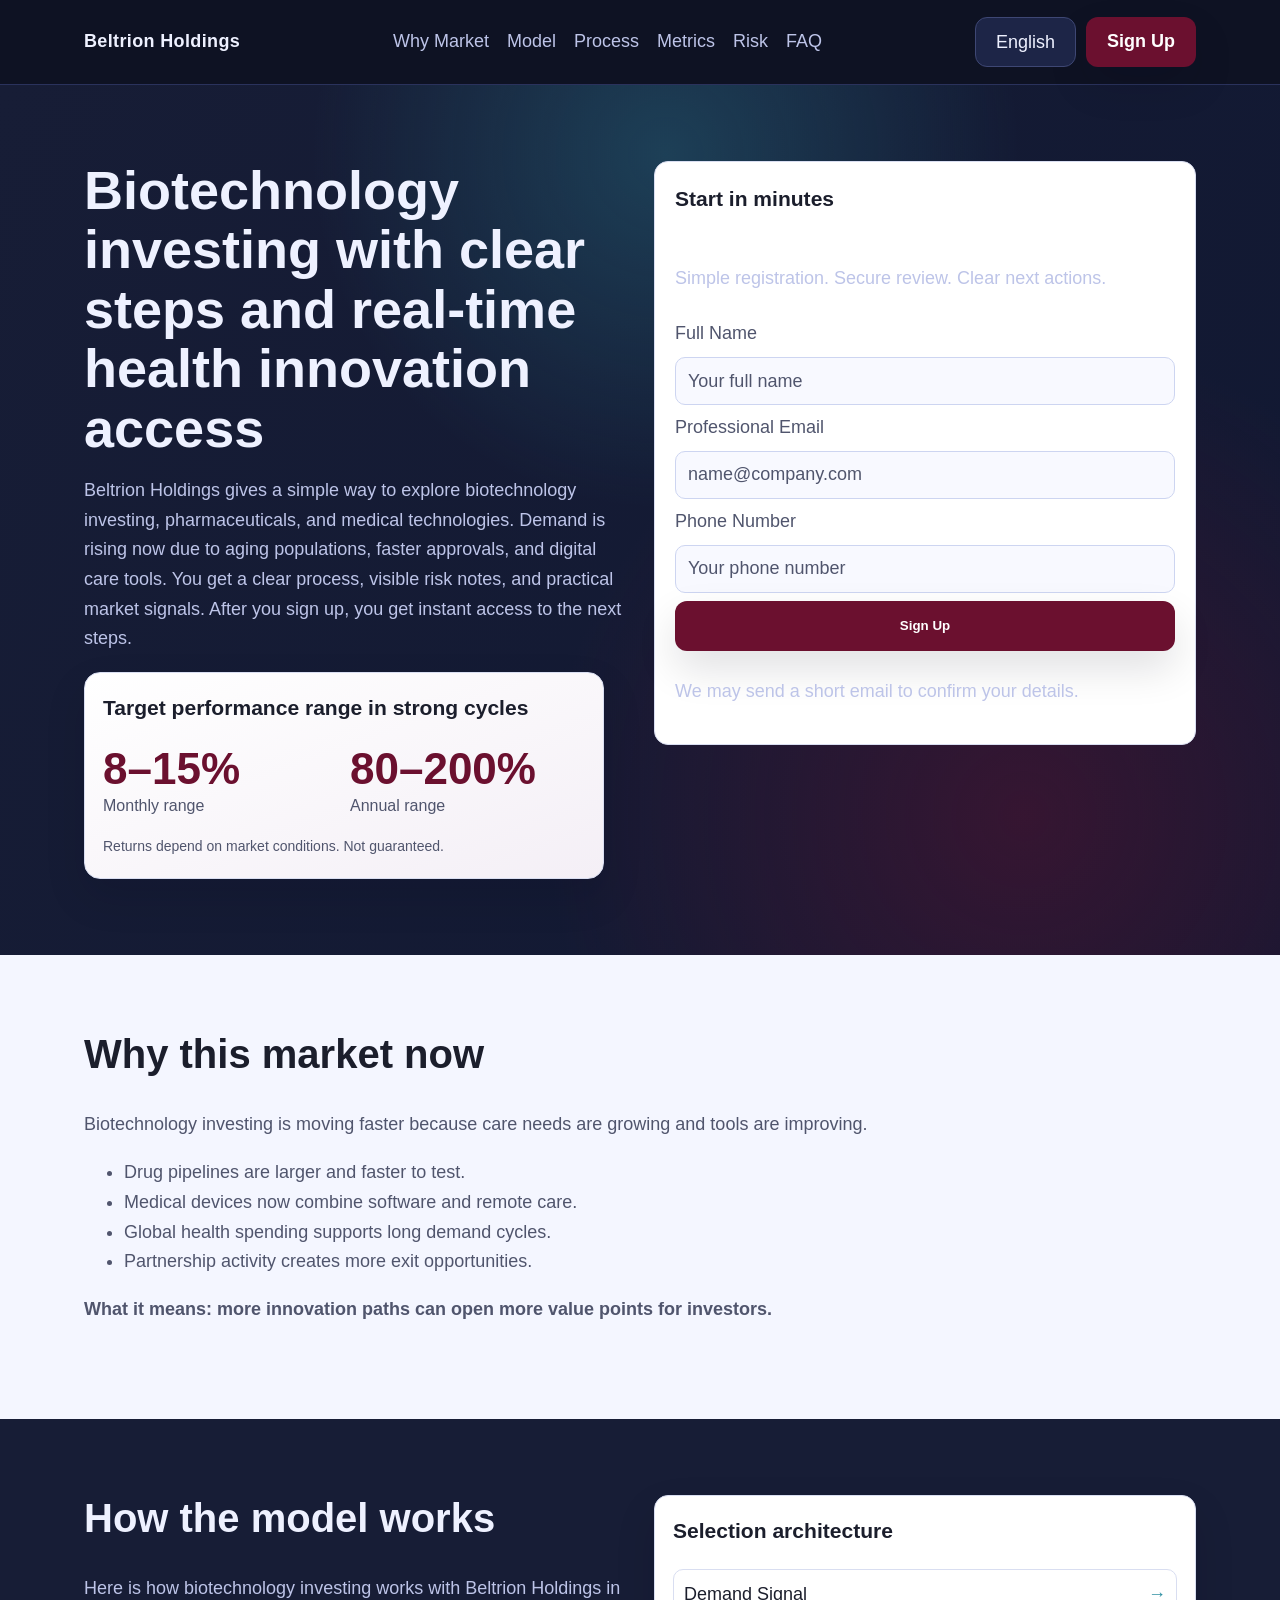
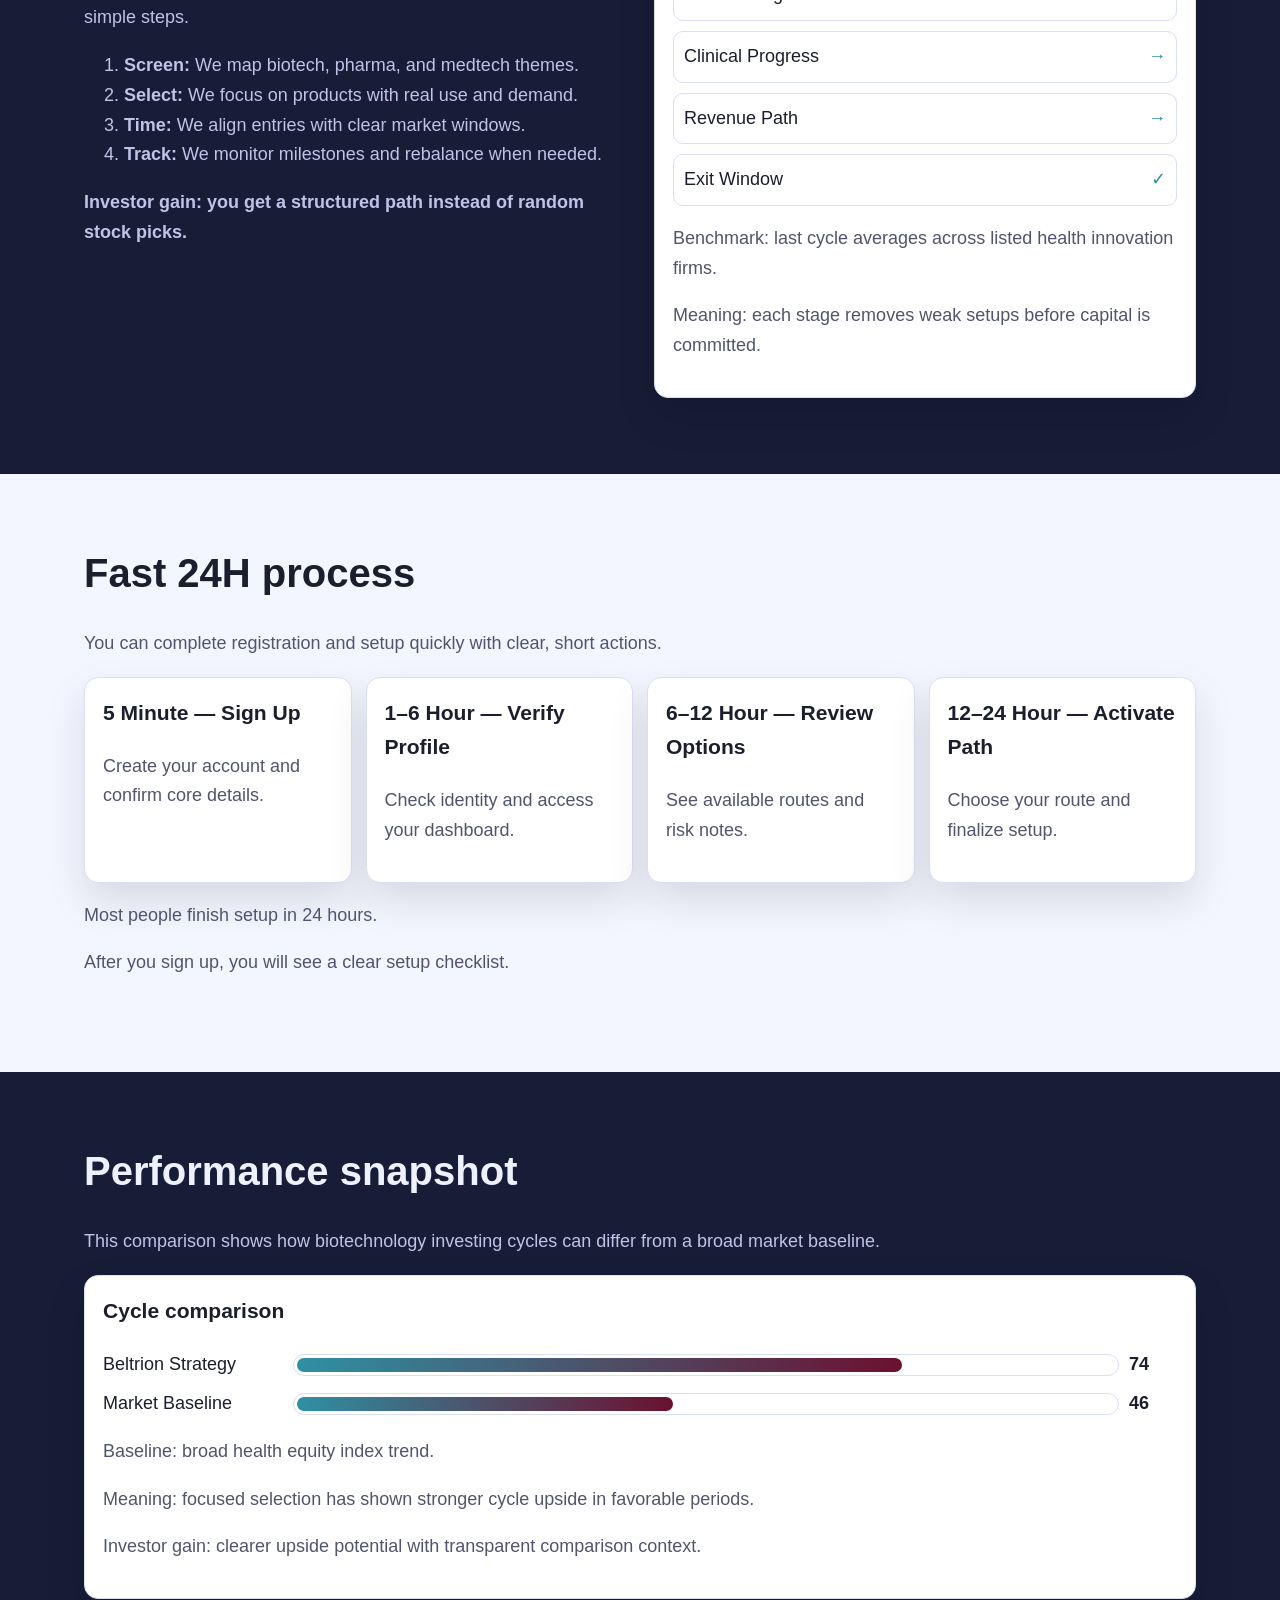
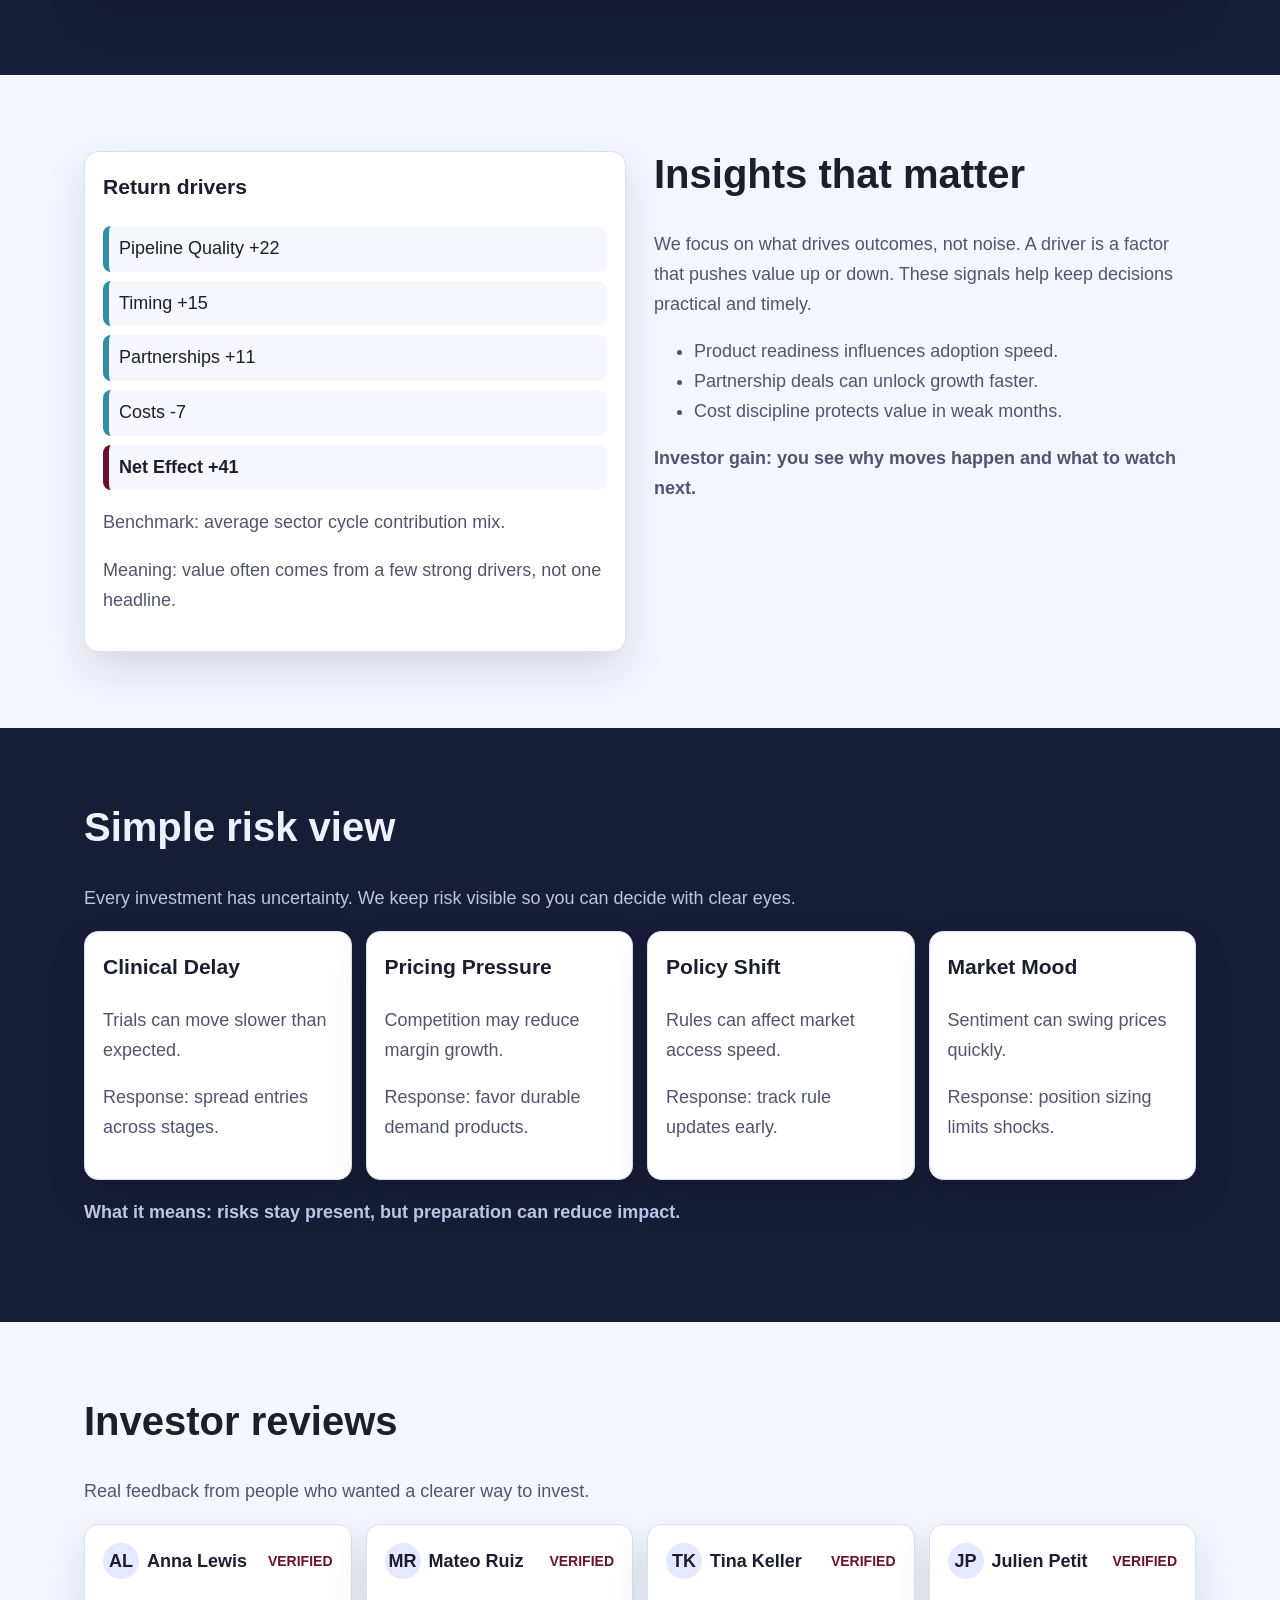
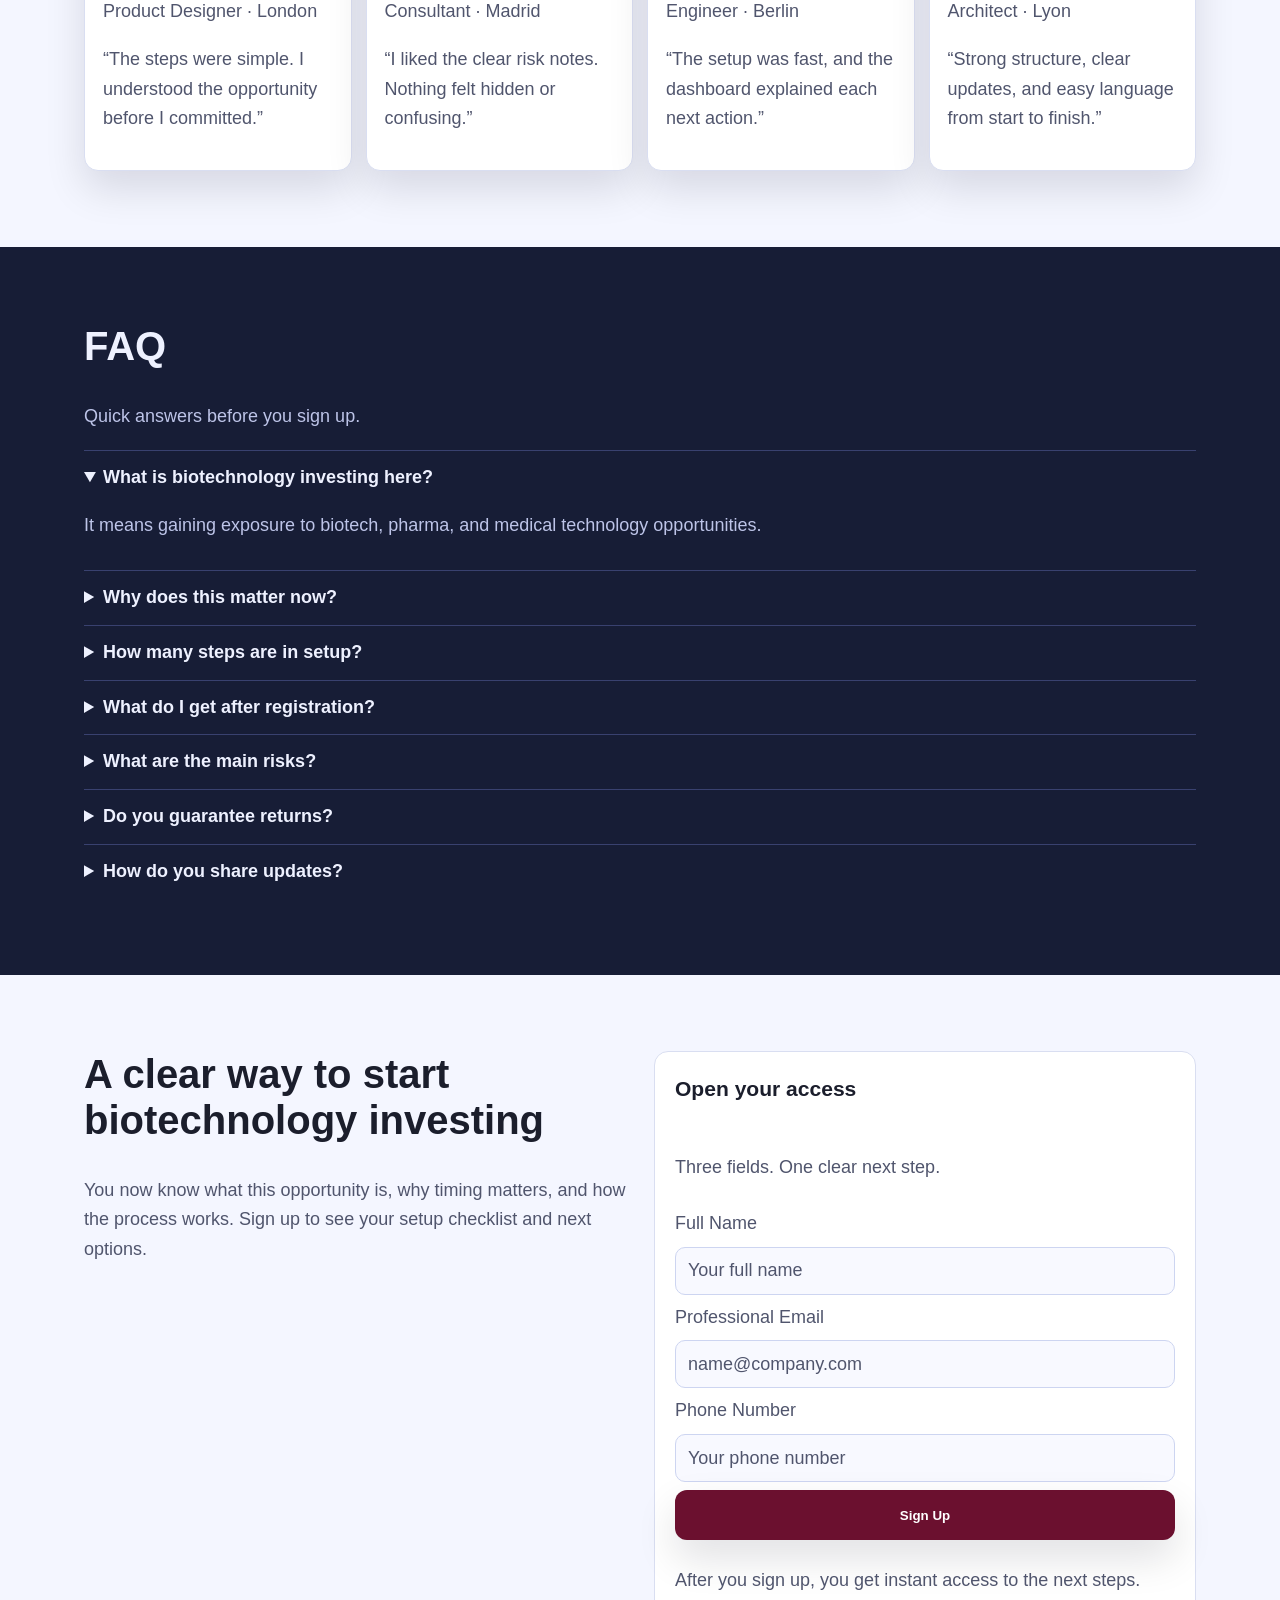
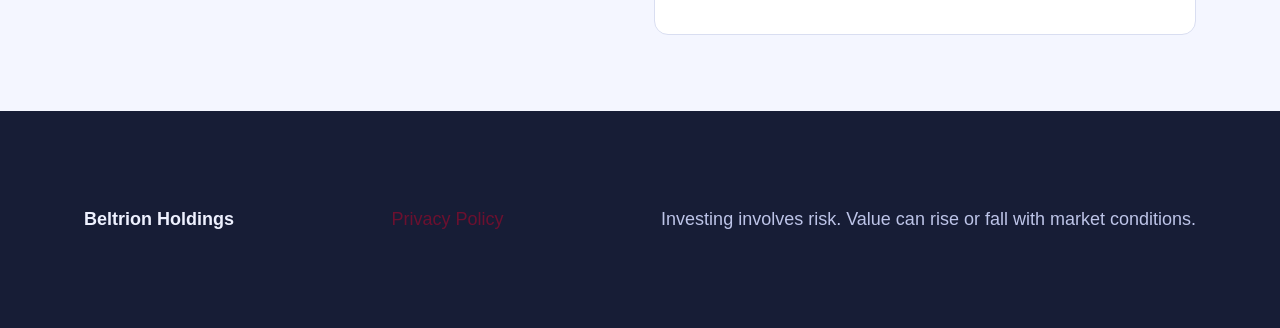
<file: index.html>
<!doctype html>
<html lang="en">
<head>
  <meta charset="UTF-8" />
  <meta name="viewport" content="width=device-width, initial-scale=1.0" />
  <title>Beltrion Holdings | Biotechnology Investing</title>
  <meta name="description" content="Biotechnology investing made clear with simple steps, risk visibility, and fast signup." />
  <link rel="canonical" href="https://beltrionholdings.com/index.html" />
  <meta property="og:title" content="Beltrion Holdings | Biotechnology Investing" />
  <meta property="og:description" content="Biotechnology investing made clear with simple steps, risk visibility, and fast signup." />
  <meta property="og:type" content="website" />
  <meta property="og:url" content="https://beltrionholdings.com/index.html" />
  <meta property="twitter:card" content="summary_large_image" />
  <meta property="twitter:title" content="Beltrion Holdings | Biotechnology Investing" />
  <meta property="twitter:description" content="Biotechnology investing made clear with simple steps, risk visibility, and fast signup." />
  <link rel="alternate" hreflang="en" href="https://beltrionholdings.com/index.html" />
  <link rel="alternate" hreflang="de" href="https://beltrionholdings.com/de/index.html" />
  <link rel="alternate" hreflang="fr" href="https://beltrionholdings.com/fr/index.html" />
  <link rel="alternate" hreflang="es" href="https://beltrionholdings.com/es/index.html" />
  <link rel="alternate" hreflang="it" href="https://beltrionholdings.com/it/index.html" />
  <link rel="alternate" hreflang="tr" href="https://beltrionholdings.com/tr/index.html" />
  <link rel="alternate" hreflang="pt" href="https://beltrionholdings.com/pt/index.html" />
  <link rel="alternate" hreflang="ja" href="https://beltrionholdings.com/jp/index.html" />
  <link rel="alternate" hreflang="sk" href="https://beltrionholdings.com/sk/index.html" />
  <link rel="alternate" hreflang="nl-BE" href="https://beltrionholdings.com/be/index.html" />
  <link rel="alternate" hreflang="x-default" href="https://beltrionholdings.com/index.html" />
  <link rel="stylesheet" href="assets/style.css" />
  <script defer src="assets/app.js"></script>
</head>
<body>
  <header class="site-header" aria-label="Main header">
    <div class="container header-wrap">
      <a class="brand" href="index.html">Beltrion Holdings</a>
      <nav class="main-nav" aria-label="Primary navigation">
        <a href="#why">Why Market</a><a href="#model">Model</a><a href="#process">Process</a><a href="#metrics">Metrics</a><a href="#risk">Risk</a><a href="#faq">FAQ</a>
      </nav>
      <div class="header-actions">
        <div class="lang-dropdown" data-lang>
          <button class="lang-btn" aria-expanded="false" aria-haspopup="listbox">English</button>
          <div class="lang-menu" role="listbox">
            <a href="index.html"><img loading="lazy" src="https://flagcdn.com/gb.svg" alt="GB flag" width="18" height="14">English</a><a href="de/index.html"><img loading="lazy" src="https://flagcdn.com/de.svg" alt="DE flag" width="18" height="14">Deutsch</a><a href="fr/index.html"><img loading="lazy" src="https://flagcdn.com/fr.svg" alt="FR flag" width="18" height="14">Français</a><a href="es/index.html"><img loading="lazy" src="https://flagcdn.com/es.svg" alt="ES flag" width="18" height="14">Español</a><a href="it/index.html"><img loading="lazy" src="https://flagcdn.com/it.svg" alt="IT flag" width="18" height="14">Italiano</a><a href="tr/index.html"><img loading="lazy" src="https://flagcdn.com/tr.svg" alt="TR flag" width="18" height="14">Türkçe</a><a href="pt/index.html"><img loading="lazy" src="https://flagcdn.com/pt.svg" alt="PT flag" width="18" height="14">Português</a><a href="jp/index.html"><img loading="lazy" src="https://flagcdn.com/jp.svg" alt="JP flag" width="18" height="14">日本語</a><a href="sk/index.html"><img loading="lazy" src="https://flagcdn.com/sk.svg" alt="SK flag" width="18" height="14">Slovak</a><a href="be/index.html"><img loading="lazy" src="https://flagcdn.com/be.svg" alt="BE flag" width="18" height="14">Nederlands (BE)</a>
          </div>
        </div>
        <a class="btn btn-primary" href="#final-form">Sign Up</a>
        <button class="burger" aria-label="Open menu" aria-controls="mobile-drawer" aria-expanded="false"><span></span><span></span><span></span></button>
      </div>
    </div>
  </header>

  <aside id="mobile-drawer" class="mobile-drawer" aria-hidden="true">
    <div class="drawer-panel" role="dialog" aria-modal="true" aria-label="Mobile menu">
      <button class="drawer-close" aria-label="Close menu">✕</button>
      <nav class="drawer-nav" aria-label="Mobile navigation">
        <a href="#why">Why Market</a><a href="#model">Model</a><a href="#process">Process</a><a href="#metrics">Metrics</a><a href="#risk">Risk</a><a href="#faq">FAQ</a>
      </nav>
      <div class="lang-dropdown" data-lang>
        <button class="lang-btn" aria-expanded="false" aria-haspopup="listbox">English</button>
        <div class="lang-menu" role="listbox"><a href="index.html"><img loading="lazy" src="https://flagcdn.com/gb.svg" alt="GB flag" width="18" height="14">English</a><a href="de/index.html"><img loading="lazy" src="https://flagcdn.com/de.svg" alt="DE flag" width="18" height="14">Deutsch</a><a href="fr/index.html"><img loading="lazy" src="https://flagcdn.com/fr.svg" alt="FR flag" width="18" height="14">Français</a><a href="es/index.html"><img loading="lazy" src="https://flagcdn.com/es.svg" alt="ES flag" width="18" height="14">Español</a><a href="it/index.html"><img loading="lazy" src="https://flagcdn.com/it.svg" alt="IT flag" width="18" height="14">Italiano</a><a href="tr/index.html"><img loading="lazy" src="https://flagcdn.com/tr.svg" alt="TR flag" width="18" height="14">Türkçe</a><a href="pt/index.html"><img loading="lazy" src="https://flagcdn.com/pt.svg" alt="PT flag" width="18" height="14">Português</a><a href="jp/index.html"><img loading="lazy" src="https://flagcdn.com/jp.svg" alt="JP flag" width="18" height="14">日本語</a><a href="sk/index.html"><img loading="lazy" src="https://flagcdn.com/sk.svg" alt="SK flag" width="18" height="14">Slovak</a><a href="be/index.html"><img loading="lazy" src="https://flagcdn.com/be.svg" alt="BE flag" width="18" height="14">Nederlands (BE)</a></div>
      </div>
      <a class="btn btn-primary" href="#final-form">Sign Up</a>
    </div>
  </aside>

  <main>
    <section class="section dark hero" id="top">
      <div class="decor"></div>
      <div class="container hero-grid">
        <div>
          <h1>Biotechnology investing with clear steps and real-time health innovation access</h1>
          <p>Beltrion Holdings gives a simple way to explore biotechnology investing, pharmaceuticals, and medical technologies. Demand is rising now due to aging populations, faster approvals, and digital care tools. You get a clear process, visible risk notes, and practical market signals. After you sign up, you get instant access to the next steps.</p>
          <div class="performance-panel" aria-label="Performance Range">
            <h3>Target performance range in strong cycles</h3>
            <div class="perf-split">
              <div><strong>8–15%</strong><span>Monthly range</span></div>
              <div><strong>80–200%</strong><span>Annual range</span></div>
            </div>
            <small>Returns depend on market conditions. Not guaranteed.</small>
          </div>
        </div>
        <form class="form-card" id="hero-form" aria-label="Lead form">
          <h3 class="form-title">Start in minutes</h3>
          <p class="form-sub">Simple registration. Secure review. Clear next actions.</p>
          <label for="hero-name">Full Name</label>
          <input id="hero-name" name="name" type="text" placeholder="Your full name" required />
          <label for="hero-email">Professional Email</label>
          <input id="hero-email" name="email" type="email" placeholder="name@company.com" required />
          <label for="hero-phone">Phone Number</label>
          <input id="hero-phone" name="phone" type="tel" placeholder="Your phone number" required />
          <button type="submit" class="btn btn-primary">Sign Up</button>
          <p class="muted">We may send a short email to confirm your details.</p>
        </form>
      </div>
    </section>

    <section class="section light" id="why"><div class="container"><h2>Why this market now</h2><p>Biotechnology investing is moving faster because care needs are growing and tools are improving.</p><ul><li>Drug pipelines are larger and faster to test.</li><li>Medical devices now combine software and remote care.</li><li>Global health spending supports long demand cycles.</li><li>Partnership activity creates more exit opportunities.</li></ul><p class="investor-meaning">What it means: more innovation paths can open more value points for investors.</p></div></section>

    <section class="section dark" id="model"><div class="container split"><div><h2>How the model works</h2><p>Here is how biotechnology investing works with Beltrion Holdings in simple steps.</p><ol><li><strong>Screen:</strong> We map biotech, pharma, and medtech themes.</li><li><strong>Select:</strong> We focus on products with real use and demand.</li><li><strong>Time:</strong> We align entries with clear market windows.</li><li><strong>Track:</strong> We monitor milestones and rebalance when needed.</li></ol><p class="investor-meaning">Investor gain: you get a structured path instead of random stock picks.</p></div><div class="card architecture"><h3>Selection architecture</h3><div class="flow"><span>Demand Signal</span><span>Clinical Progress</span><span>Revenue Path</span><span>Exit Window</span></div><p class="muted">Benchmark: last cycle averages across listed health innovation firms.</p><p>Meaning: each stage removes weak setups before capital is committed.</p></div></div></section>

    <section class="section light" id="process"><div class="container"><h2>Fast 24H process</h2><p>You can complete registration and setup quickly with clear, short actions.</p><div class="timeline"><div class="card"><h3>5 Minute — Sign Up</h3><p>Create your account and confirm core details.</p></div><div class="card"><h3>1–6 Hour — Verify Profile</h3><p>Check identity and access your dashboard.</p></div><div class="card"><h3>6–12 Hour — Review Options</h3><p>See available routes and risk notes.</p></div><div class="card"><h3>12–24 Hour — Activate Path</h3><p>Choose your route and finalize setup.</p></div></div><p>Most people finish setup in 24 hours.</p><p>After you sign up, you will see a clear setup checklist.</p></div></section>

    <section class="section dark" id="metrics"><div class="container"><h2>Performance snapshot</h2><p>This comparison shows how biotechnology investing cycles can differ from a broad market baseline.</p><div class="compare-bars card"><h3>Cycle comparison</h3><div class="bar-row"><span>Beltrion Strategy</span><div><i style="width:74%"></i></div><b>74</b></div><div class="bar-row"><span>Market Baseline</span><div><i style="width:46%"></i></div><b>46</b></div><p class="muted">Baseline: broad health equity index trend.</p><p>Meaning: focused selection has shown stronger cycle upside in favorable periods.</p><p>Investor gain: clearer upside potential with transparent comparison context.</p></div></div></section>

    <section class="section light" id="insights"><div class="container split"><div class="card waterfall"><h3>Return drivers</h3><div class="wf"><span>Pipeline Quality +22</span><span>Timing +15</span><span>Partnerships +11</span><span>Costs -7</span><span>Net Effect +41</span></div><p class="muted">Benchmark: average sector cycle contribution mix.</p><p>Meaning: value often comes from a few strong drivers, not one headline.</p></div><div><h2>Insights that matter</h2><p>We focus on what drives outcomes, not noise. A driver is a factor that pushes value up or down. These signals help keep decisions practical and timely.</p><ul><li>Product readiness influences adoption speed.</li><li>Partnership deals can unlock growth faster.</li><li>Cost discipline protects value in weak months.</li></ul><p class="investor-meaning">Investor gain: you see why moves happen and what to watch next.</p></div></div></section>

    <section class="section dark" id="risk"><div class="container"><h2>Simple risk view</h2><p>Every investment has uncertainty. We keep risk visible so you can decide with clear eyes.</p><div class="risk-grid"><article class="card"><h3>Clinical Delay</h3><p>Trials can move slower than expected.</p><p class="muted">Response: spread entries across stages.</p></article><article class="card"><h3>Pricing Pressure</h3><p>Competition may reduce margin growth.</p><p class="muted">Response: favor durable demand products.</p></article><article class="card"><h3>Policy Shift</h3><p>Rules can affect market access speed.</p><p class="muted">Response: track rule updates early.</p></article><article class="card"><h3>Market Mood</h3><p>Sentiment can swing prices quickly.</p><p class="muted">Response: position sizing limits shocks.</p></article></div><p class="investor-meaning">What it means: risks stay present, but preparation can reduce impact.</p></div></section>

    <section class="section light" id="reviews"><div class="container"><h2>Investor reviews</h2><p>Real feedback from people who wanted a clearer way to invest.</p><div class="reviews-grid"><article class="card review"><div class="r-head"><div class="avatar">AL</div><strong>Anna Lewis</strong><em>VERIFIED</em></div><p class="muted">Product Designer · London</p><p>“The steps were simple. I understood the opportunity before I committed.”</p></article><article class="card review"><div class="r-head"><div class="avatar">MR</div><strong>Mateo Ruiz</strong><em>VERIFIED</em></div><p class="muted">Consultant · Madrid</p><p>“I liked the clear risk notes. Nothing felt hidden or confusing.”</p></article><article class="card review"><div class="r-head"><div class="avatar">TK</div><strong>Tina Keller</strong><em>VERIFIED</em></div><p class="muted">Engineer · Berlin</p><p>“The setup was fast, and the dashboard explained each next action.”</p></article><article class="card review"><div class="r-head"><div class="avatar">JP</div><strong>Julien Petit</strong><em>VERIFIED</em></div><p class="muted">Architect · Lyon</p><p>“Strong structure, clear updates, and easy language from start to finish.”</p></article></div></div></section>

    <section class="section dark" id="faq"><div class="container"><h2>FAQ</h2><p>Quick answers before you sign up.</p><div class="faq-list">
      <details open><summary>What is biotechnology investing here?</summary><p>It means gaining exposure to biotech, pharma, and medical technology opportunities.</p></details>
      <details><summary>Why does this matter now?</summary><p>Health demand is growing, and innovation cycles are speeding up globally.</p></details>
      <details><summary>How many steps are in setup?</summary><p>There are four simple steps, and most people finish within 24 hours.</p></details>
      <details><summary>What do I get after registration?</summary><p>After you sign up, you can review the options and choose what to do next.</p></details>
      <details><summary>What are the main risks?</summary><p>Clinical delays, policy changes, pricing pressure, and market swings can affect outcomes.</p></details>
      <details><summary>Do you guarantee returns?</summary><p>No. Returns depend on market conditions and are never guaranteed.</p></details>
      <details><summary>How do you share updates?</summary><p>The platform shows key signals and clear status points as conditions change.</p></details>
    </div></div></section>

    <section class="section light final-cta" id="final-form"><div class="container split"><div><h2>A clear way to start biotechnology investing</h2><p>You now know what this opportunity is, why timing matters, and how the process works. Sign up to see your setup checklist and next options.</p></div><form class="form-card" aria-label="Final lead form"><h3 class="form-title">Open your access</h3><p class="form-sub">Three fields. One clear next step.</p><label for="final-name">Full Name</label><input id="final-name" type="text" placeholder="Your full name" required><label for="final-email">Professional Email</label><input id="final-email" type="email" placeholder="name@company.com" required><label for="final-phone">Phone Number</label><input id="final-phone" type="tel" placeholder="Your phone number" required><button class="btn btn-primary" type="submit">Sign Up</button><p class="muted">After you sign up, you get instant access to the next steps.</p></form></div></section>
  </main>

  <footer class="section dark site-footer"><div class="container footer-wrap"><strong>Beltrion Holdings</strong><a href="#" data-open-privacy>Privacy Policy</a><p class="muted">Investing involves risk. Value can rise or fall with market conditions.</p></div></footer>

  <div class="privacy-modal" aria-hidden="true" role="dialog" aria-modal="true" aria-label="Privacy Policy">
    <div class="privacy-card">
      <button class="modal-x" aria-label="Close privacy policy">✕</button>
      <h2>Privacy Policy</h2>
      <h3>Introduction</h3><p>We explain what data we use and why.</p>
      <h3>Data collection</h3><p>We collect name, email, phone, and basic device data.</p>
      <h3>Legal basis</h3><p>We process data to provide access and improve service quality.</p>
      <h3>Cookies</h3><p>Cookies support login flow, security, and basic analytics.</p>
      <h3>Retention</h3><p>Data is stored only as long as needed for service and law.</p>
      <h3>Third-party sharing</h3><p>Trusted vendors help with hosting, email, and platform delivery.</p>
      <h3>Security</h3><p>We use encryption, access controls, and monitoring safeguards.</p>
      <h3>User rights</h3><p>You can request access, correction, deletion, or export.</p>
      <h3>International transfers</h3><p>Some data may be processed across regions with protections.</p>
      <h3>Industry risk disclosure</h3><p>Investment information is educational and not a guaranteed outcome.</p>
      <h3>Contact</h3><p>Email privacy@beltrionholdings.com for privacy requests.</p>
      <div class="modal-footer"><button class="btn btn-secondary" data-close-privacy>Close</button></div>
    </div>
  </div>

  <script type="application/ld+json">
  {
    "@context":"https://schema.org",
    "@graph":[
      {"@type":"Organization","name":"Beltrion Holdings","url":"https://beltrionholdings.com/"},
      {"@type":"WebSite","name":"Beltrion Holdings","url":"https://beltrionholdings.com/"},
      {"@type":"FAQPage","mainEntity":[
        {"@type":"Question","name":"What is biotechnology investing here?","acceptedAnswer":{"@type":"Answer","text":"It means gaining exposure to biotech, pharma, and medical technology opportunities."}},
        {"@type":"Question","name":"Do you guarantee returns?","acceptedAnswer":{"@type":"Answer","text":"No. Returns depend on market conditions and are never guaranteed."}}
      ]},
      {"@type":"Review","author":{"@type":"Person","name":"Anna Lewis"},"reviewBody":"The steps were simple. I understood the opportunity before I committed.","reviewRating":{"@type":"Rating","ratingValue":"5"}}
    ]
  }
  </script>
</body>
</html>
</file>
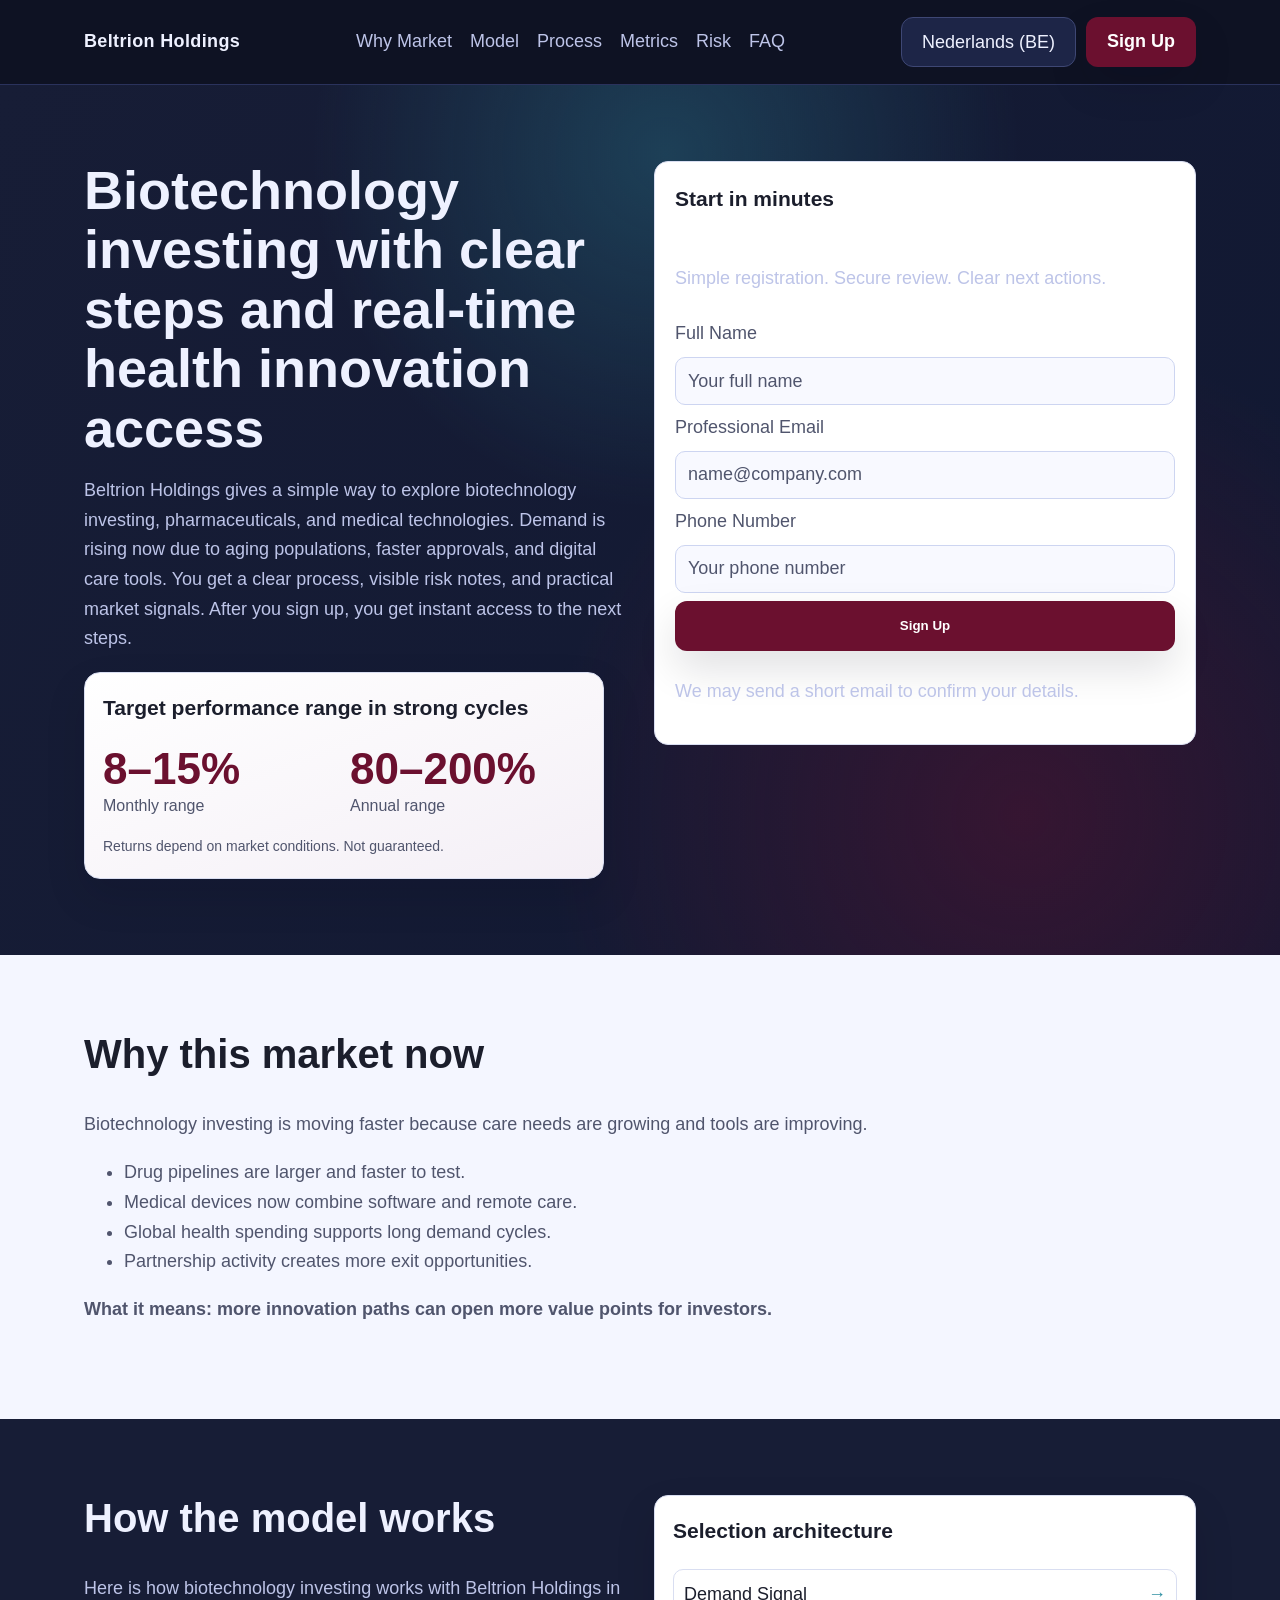
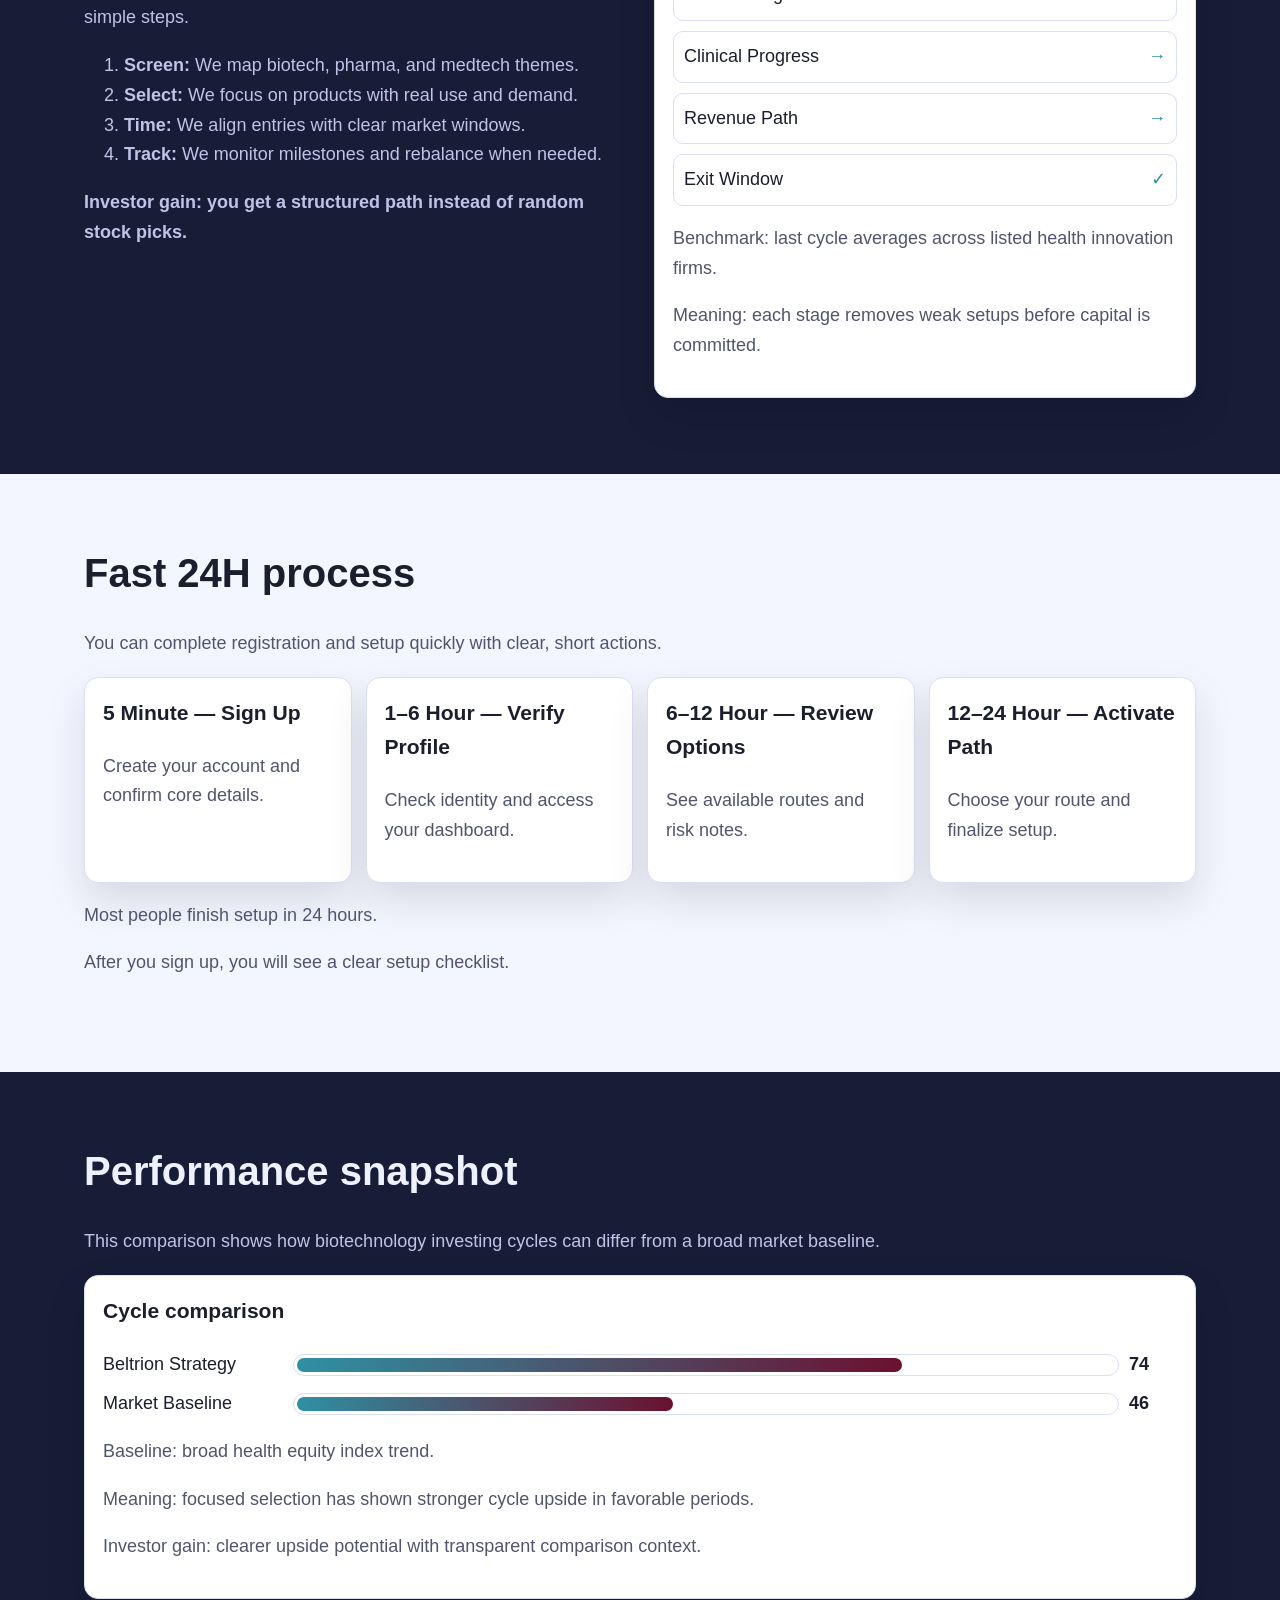
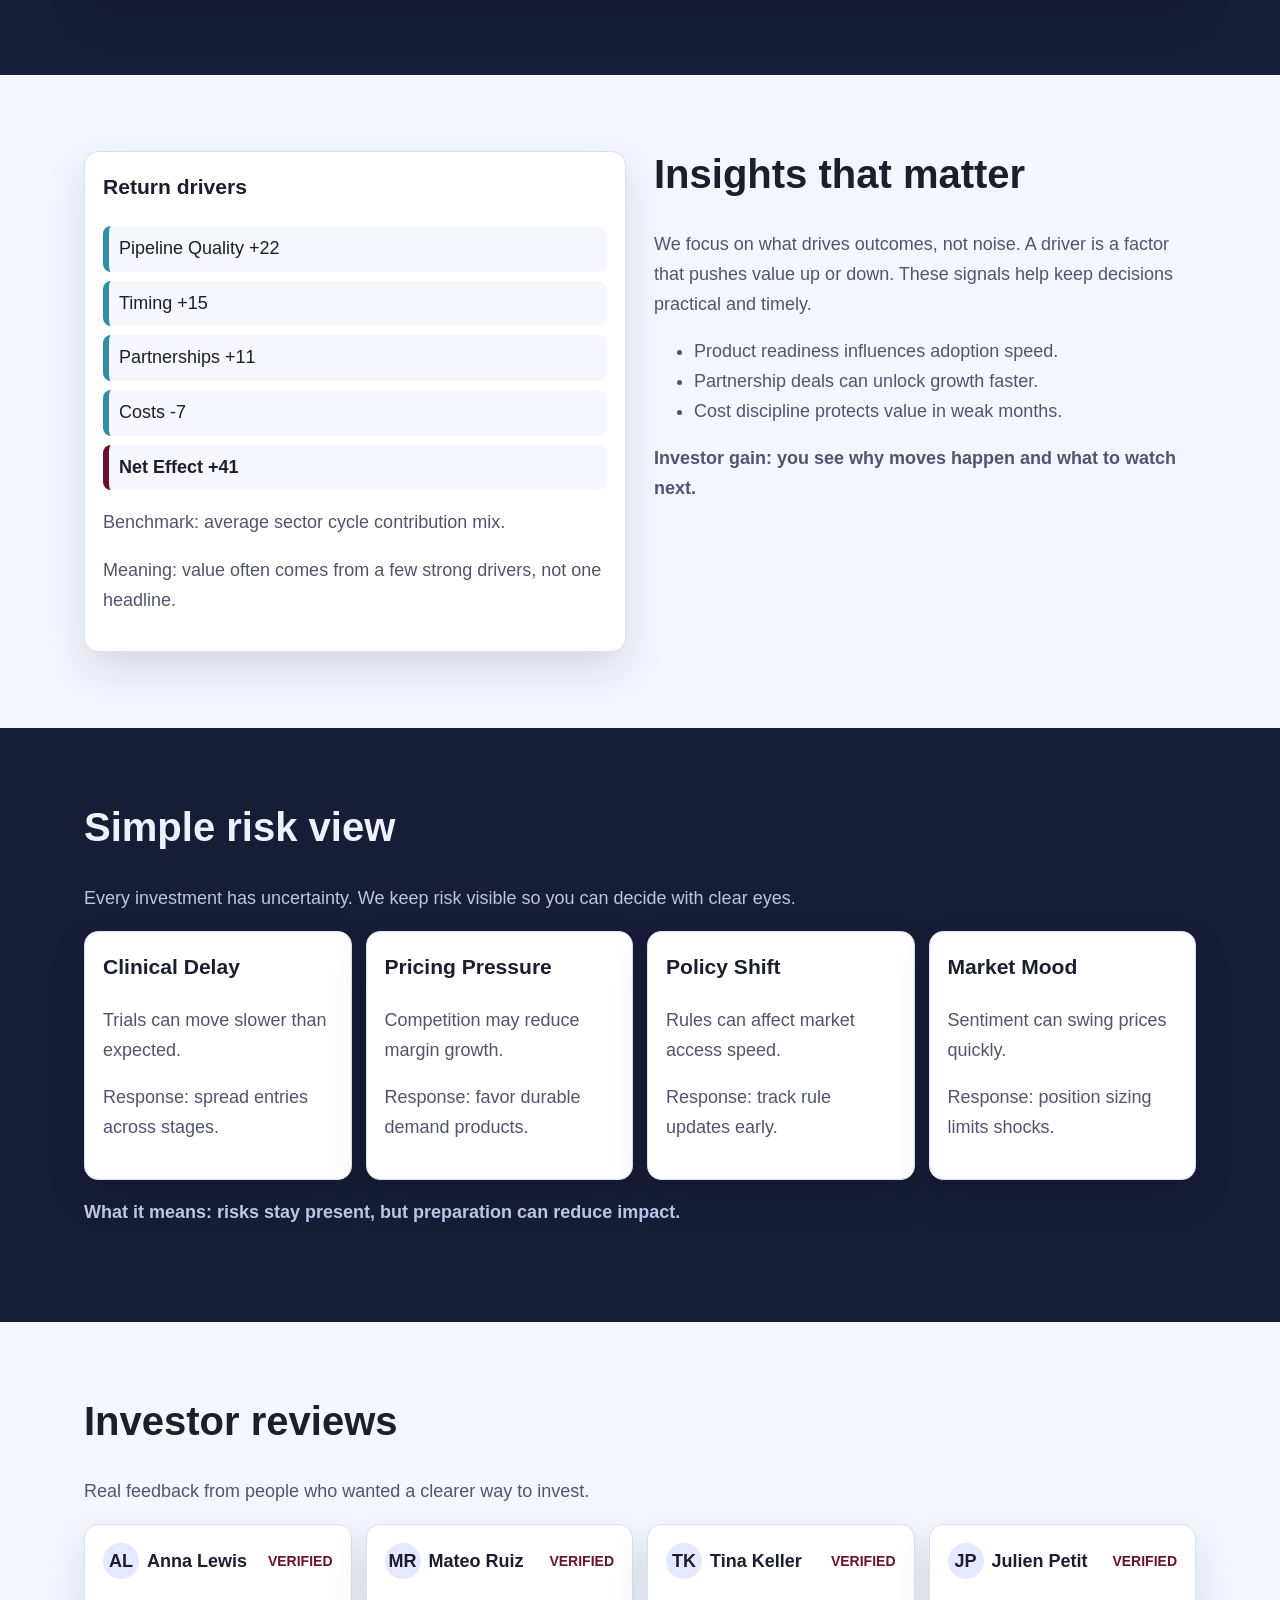
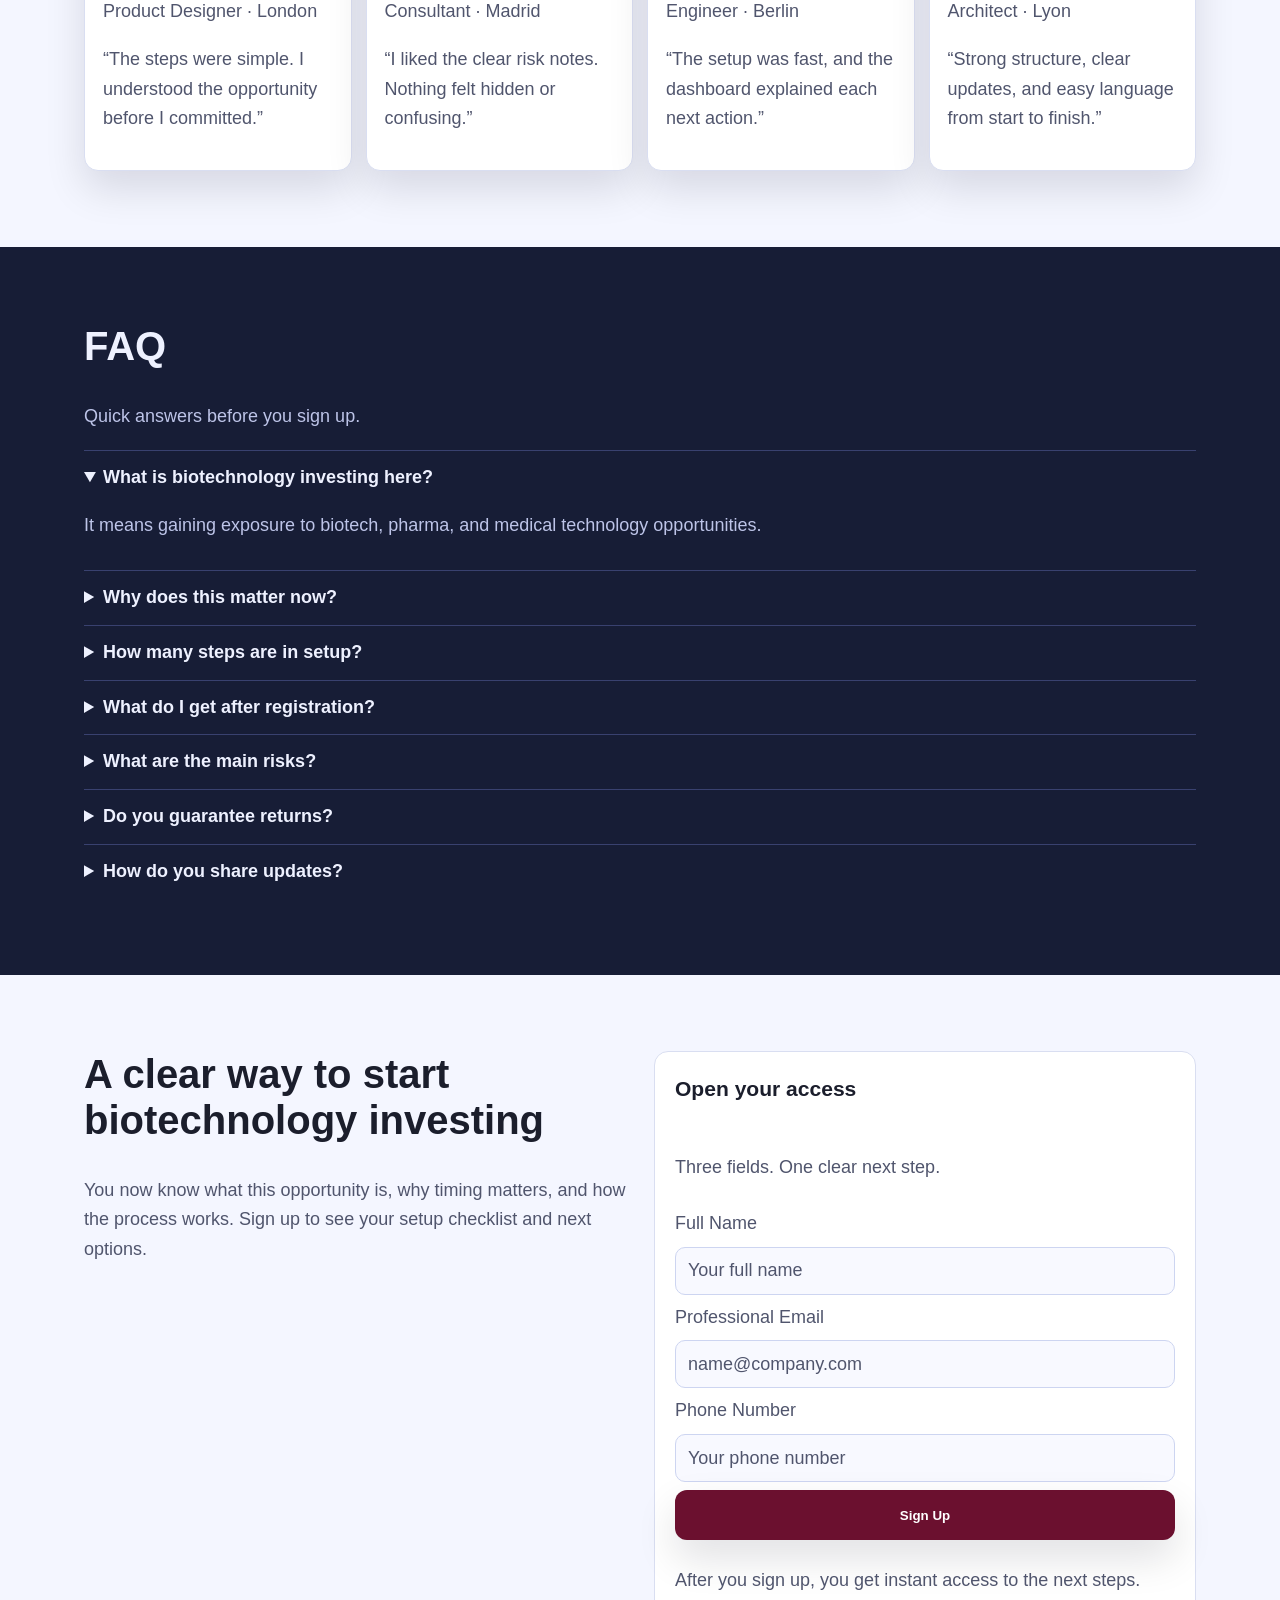
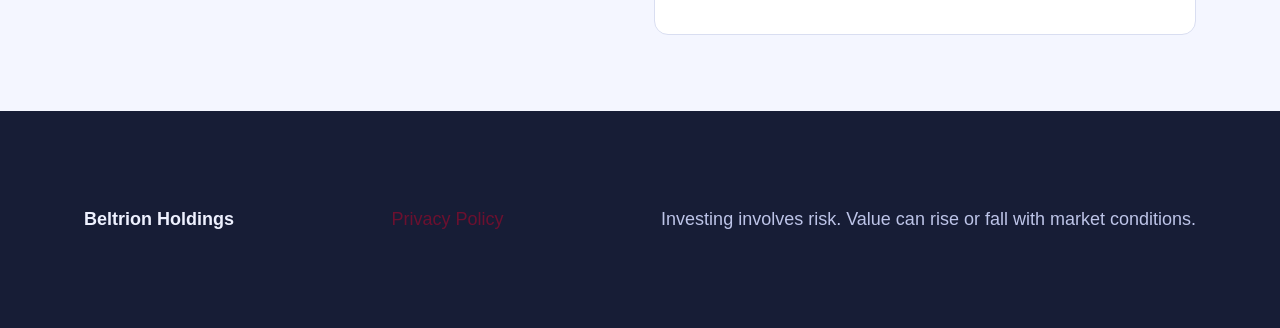
<file: be/index.html>
<!doctype html>
<html lang="en">
<head>
  <meta charset="UTF-8" />
  <meta name="viewport" content="width=device-width, initial-scale=1.0" />
  <title>Beltrion Holdings BE | Biotechnology Investing</title>
  <meta name="description" content="Biotechnology investing opportunity page with simple language and premium design." />
  <link rel="canonical" href="https://beltrionholdings.com/be/index.html" />
  <meta property="og:title" content="Beltrion Holdings BE | Biotechnology Investing" />
  <meta property="og:description" content="Biotechnology investing opportunity page with simple language and premium design." />
  <meta property="og:type" content="website" />
  <meta property="og:url" content="https://beltrionholdings.com/be/index.html" />
  <meta property="twitter:card" content="summary_large_image" />
  <meta property="twitter:title" content="Beltrion Holdings BE | Biotechnology Investing" />
  <meta property="twitter:description" content="Biotechnology investing opportunity page with simple language and premium design." />
  <link rel="alternate" hreflang="en" href="https://beltrionholdings.com/index.html" />
  <link rel="alternate" hreflang="de" href="https://beltrionholdings.com/de/index.html" />
  <link rel="alternate" hreflang="fr" href="https://beltrionholdings.com/fr/index.html" />
  <link rel="alternate" hreflang="es" href="https://beltrionholdings.com/es/index.html" />
  <link rel="alternate" hreflang="it" href="https://beltrionholdings.com/it/index.html" />
  <link rel="alternate" hreflang="tr" href="https://beltrionholdings.com/tr/index.html" />
  <link rel="alternate" hreflang="pt" href="https://beltrionholdings.com/pt/index.html" />
  <link rel="alternate" hreflang="ja" href="https://beltrionholdings.com/jp/index.html" />
  <link rel="alternate" hreflang="sk" href="https://beltrionholdings.com/sk/index.html" />
  <link rel="alternate" hreflang="nl-BE" href="https://beltrionholdings.com/be/index.html" />
  <link rel="alternate" hreflang="x-default" href="https://beltrionholdings.com/index.html" />
  <link rel="stylesheet" href="../assets/style.css" />
  <script defer src="../assets/app.js"></script>
</head>
<body>
  <header class="site-header" aria-label="Main header">
    <div class="container header-wrap">
      <a class="brand" href="../index.html">Beltrion Holdings</a>
      <nav class="main-nav" aria-label="Primary navigation">
        <a href="#why">Why Market</a><a href="#model">Model</a><a href="#process">Process</a><a href="#metrics">Metrics</a><a href="#risk">Risk</a><a href="#faq">FAQ</a>
      </nav>
      <div class="header-actions">
        <div class="lang-dropdown" data-lang>
          <button class="lang-btn" aria-expanded="false" aria-haspopup="listbox">Nederlands (BE)</button>
          <div class="lang-menu" role="listbox">
            <a href="../index.html"><img loading="lazy" src="https://flagcdn.com/gb.svg" alt="GB flag" width="18" height="14">English</a><a href="../de/index.html"><img loading="lazy" src="https://flagcdn.com/de.svg" alt="DE flag" width="18" height="14">Deutsch</a><a href="../fr/index.html"><img loading="lazy" src="https://flagcdn.com/fr.svg" alt="FR flag" width="18" height="14">Français</a><a href="../es/index.html"><img loading="lazy" src="https://flagcdn.com/es.svg" alt="ES flag" width="18" height="14">Español</a><a href="../it/index.html"><img loading="lazy" src="https://flagcdn.com/it.svg" alt="IT flag" width="18" height="14">Italiano</a><a href="../tr/index.html"><img loading="lazy" src="https://flagcdn.com/tr.svg" alt="TR flag" width="18" height="14">Türkçe</a><a href="../pt/index.html"><img loading="lazy" src="https://flagcdn.com/pt.svg" alt="PT flag" width="18" height="14">Português</a><a href="../jp/index.html"><img loading="lazy" src="https://flagcdn.com/jp.svg" alt="JP flag" width="18" height="14">日本語</a><a href="../sk/index.html"><img loading="lazy" src="https://flagcdn.com/sk.svg" alt="SK flag" width="18" height="14">Slovak</a><a href="../be/index.html"><img loading="lazy" src="https://flagcdn.com/be.svg" alt="BE flag" width="18" height="14">Nederlands (BE)</a>
          </div>
        </div>
        <a class="btn btn-primary" href="#final-form">Sign Up</a>
        <button class="burger" aria-label="Open menu" aria-controls="mobile-drawer" aria-expanded="false"><span></span><span></span><span></span></button>
      </div>
    </div>
  </header>

  <aside id="mobile-drawer" class="mobile-drawer" aria-hidden="true">
    <div class="drawer-panel" role="dialog" aria-modal="true" aria-label="Mobile menu">
      <button class="drawer-close" aria-label="Close menu">✕</button>
      <nav class="drawer-nav" aria-label="Mobile navigation">
        <a href="#why">Why Market</a><a href="#model">Model</a><a href="#process">Process</a><a href="#metrics">Metrics</a><a href="#risk">Risk</a><a href="#faq">FAQ</a>
      </nav>
      <div class="lang-dropdown" data-lang>
        <button class="lang-btn" aria-expanded="false" aria-haspopup="listbox">Nederlands (BE)</button>
        <div class="lang-menu" role="listbox"><a href="../index.html"><img loading="lazy" src="https://flagcdn.com/gb.svg" alt="GB flag" width="18" height="14">English</a><a href="../de/index.html"><img loading="lazy" src="https://flagcdn.com/de.svg" alt="DE flag" width="18" height="14">Deutsch</a><a href="../fr/index.html"><img loading="lazy" src="https://flagcdn.com/fr.svg" alt="FR flag" width="18" height="14">Français</a><a href="../es/index.html"><img loading="lazy" src="https://flagcdn.com/es.svg" alt="ES flag" width="18" height="14">Español</a><a href="../it/index.html"><img loading="lazy" src="https://flagcdn.com/it.svg" alt="IT flag" width="18" height="14">Italiano</a><a href="../tr/index.html"><img loading="lazy" src="https://flagcdn.com/tr.svg" alt="TR flag" width="18" height="14">Türkçe</a><a href="../pt/index.html"><img loading="lazy" src="https://flagcdn.com/pt.svg" alt="PT flag" width="18" height="14">Português</a><a href="../jp/index.html"><img loading="lazy" src="https://flagcdn.com/jp.svg" alt="JP flag" width="18" height="14">日本語</a><a href="../sk/index.html"><img loading="lazy" src="https://flagcdn.com/sk.svg" alt="SK flag" width="18" height="14">Slovak</a><a href="../be/index.html"><img loading="lazy" src="https://flagcdn.com/be.svg" alt="BE flag" width="18" height="14">Nederlands (BE)</a></div>
      </div>
      <a class="btn btn-primary" href="#final-form">Sign Up</a>
    </div>
  </aside>

  <main>
    <section class="section dark hero" id="top">
      <div class="decor"></div>
      <div class="container hero-grid">
        <div>
          <h1>Biotechnology investing with clear steps and real-time health innovation access</h1>
          <p>Beltrion Holdings gives a simple way to explore biotechnology investing, pharmaceuticals, and medical technologies. Demand is rising now due to aging populations, faster approvals, and digital care tools. You get a clear process, visible risk notes, and practical market signals. After you sign up, you get instant access to the next steps.</p>
          <div class="performance-panel" aria-label="Performance Range">
            <h3>Target performance range in strong cycles</h3>
            <div class="perf-split">
              <div><strong>8–15%</strong><span>Monthly range</span></div>
              <div><strong>80–200%</strong><span>Annual range</span></div>
            </div>
            <small>Returns depend on market conditions. Not guaranteed.</small>
          </div>
        </div>
        <form class="form-card" id="hero-form" aria-label="Lead form">
          <h3 class="form-title">Start in minutes</h3>
          <p class="form-sub">Simple registration. Secure review. Clear next actions.</p>
          <label for="hero-name">Full Name</label>
          <input id="hero-name" name="name" type="text" placeholder="Your full name" required />
          <label for="hero-email">Professional Email</label>
          <input id="hero-email" name="email" type="email" placeholder="name@company.com" required />
          <label for="hero-phone">Phone Number</label>
          <input id="hero-phone" name="phone" type="tel" placeholder="Your phone number" required />
          <button type="submit" class="btn btn-primary">Sign Up</button>
          <p class="muted">We may send a short email to confirm your details.</p>
        </form>
      </div>
    </section>

    <section class="section light" id="why"><div class="container"><h2>Why this market now</h2><p>Biotechnology investing is moving faster because care needs are growing and tools are improving.</p><ul><li>Drug pipelines are larger and faster to test.</li><li>Medical devices now combine software and remote care.</li><li>Global health spending supports long demand cycles.</li><li>Partnership activity creates more exit opportunities.</li></ul><p class="investor-meaning">What it means: more innovation paths can open more value points for investors.</p></div></section>

    <section class="section dark" id="model"><div class="container split"><div><h2>How the model works</h2><p>Here is how biotechnology investing works with Beltrion Holdings in simple steps.</p><ol><li><strong>Screen:</strong> We map biotech, pharma, and medtech themes.</li><li><strong>Select:</strong> We focus on products with real use and demand.</li><li><strong>Time:</strong> We align entries with clear market windows.</li><li><strong>Track:</strong> We monitor milestones and rebalance when needed.</li></ol><p class="investor-meaning">Investor gain: you get a structured path instead of random stock picks.</p></div><div class="card architecture"><h3>Selection architecture</h3><div class="flow"><span>Demand Signal</span><span>Clinical Progress</span><span>Revenue Path</span><span>Exit Window</span></div><p class="muted">Benchmark: last cycle averages across listed health innovation firms.</p><p>Meaning: each stage removes weak setups before capital is committed.</p></div></div></section>

    <section class="section light" id="process"><div class="container"><h2>Fast 24H process</h2><p>You can complete registration and setup quickly with clear, short actions.</p><div class="timeline"><div class="card"><h3>5 Minute — Sign Up</h3><p>Create your account and confirm core details.</p></div><div class="card"><h3>1–6 Hour — Verify Profile</h3><p>Check identity and access your dashboard.</p></div><div class="card"><h3>6–12 Hour — Review Options</h3><p>See available routes and risk notes.</p></div><div class="card"><h3>12–24 Hour — Activate Path</h3><p>Choose your route and finalize setup.</p></div></div><p>Most people finish setup in 24 hours.</p><p>After you sign up, you will see a clear setup checklist.</p></div></section>

    <section class="section dark" id="metrics"><div class="container"><h2>Performance snapshot</h2><p>This comparison shows how biotechnology investing cycles can differ from a broad market baseline.</p><div class="compare-bars card"><h3>Cycle comparison</h3><div class="bar-row"><span>Beltrion Strategy</span><div><i style="width:74%"></i></div><b>74</b></div><div class="bar-row"><span>Market Baseline</span><div><i style="width:46%"></i></div><b>46</b></div><p class="muted">Baseline: broad health equity index trend.</p><p>Meaning: focused selection has shown stronger cycle upside in favorable periods.</p><p>Investor gain: clearer upside potential with transparent comparison context.</p></div></div></section>

    <section class="section light" id="insights"><div class="container split"><div class="card waterfall"><h3>Return drivers</h3><div class="wf"><span>Pipeline Quality +22</span><span>Timing +15</span><span>Partnerships +11</span><span>Costs -7</span><span>Net Effect +41</span></div><p class="muted">Benchmark: average sector cycle contribution mix.</p><p>Meaning: value often comes from a few strong drivers, not one headline.</p></div><div><h2>Insights that matter</h2><p>We focus on what drives outcomes, not noise. A driver is a factor that pushes value up or down. These signals help keep decisions practical and timely.</p><ul><li>Product readiness influences adoption speed.</li><li>Partnership deals can unlock growth faster.</li><li>Cost discipline protects value in weak months.</li></ul><p class="investor-meaning">Investor gain: you see why moves happen and what to watch next.</p></div></div></section>

    <section class="section dark" id="risk"><div class="container"><h2>Simple risk view</h2><p>Every investment has uncertainty. We keep risk visible so you can decide with clear eyes.</p><div class="risk-grid"><article class="card"><h3>Clinical Delay</h3><p>Trials can move slower than expected.</p><p class="muted">Response: spread entries across stages.</p></article><article class="card"><h3>Pricing Pressure</h3><p>Competition may reduce margin growth.</p><p class="muted">Response: favor durable demand products.</p></article><article class="card"><h3>Policy Shift</h3><p>Rules can affect market access speed.</p><p class="muted">Response: track rule updates early.</p></article><article class="card"><h3>Market Mood</h3><p>Sentiment can swing prices quickly.</p><p class="muted">Response: position sizing limits shocks.</p></article></div><p class="investor-meaning">What it means: risks stay present, but preparation can reduce impact.</p></div></section>

    <section class="section light" id="reviews"><div class="container"><h2>Investor reviews</h2><p>Real feedback from people who wanted a clearer way to invest.</p><div class="reviews-grid"><article class="card review"><div class="r-head"><div class="avatar">AL</div><strong>Anna Lewis</strong><em>VERIFIED</em></div><p class="muted">Product Designer · London</p><p>“The steps were simple. I understood the opportunity before I committed.”</p></article><article class="card review"><div class="r-head"><div class="avatar">MR</div><strong>Mateo Ruiz</strong><em>VERIFIED</em></div><p class="muted">Consultant · Madrid</p><p>“I liked the clear risk notes. Nothing felt hidden or confusing.”</p></article><article class="card review"><div class="r-head"><div class="avatar">TK</div><strong>Tina Keller</strong><em>VERIFIED</em></div><p class="muted">Engineer · Berlin</p><p>“The setup was fast, and the dashboard explained each next action.”</p></article><article class="card review"><div class="r-head"><div class="avatar">JP</div><strong>Julien Petit</strong><em>VERIFIED</em></div><p class="muted">Architect · Lyon</p><p>“Strong structure, clear updates, and easy language from start to finish.”</p></article></div></div></section>

    <section class="section dark" id="faq"><div class="container"><h2>FAQ</h2><p>Quick answers before you sign up.</p><div class="faq-list">
      <details open><summary>What is biotechnology investing here?</summary><p>It means gaining exposure to biotech, pharma, and medical technology opportunities.</p></details>
      <details><summary>Why does this matter now?</summary><p>Health demand is growing, and innovation cycles are speeding up globally.</p></details>
      <details><summary>How many steps are in setup?</summary><p>There are four simple steps, and most people finish within 24 hours.</p></details>
      <details><summary>What do I get after registration?</summary><p>After you sign up, you can review the options and choose what to do next.</p></details>
      <details><summary>What are the main risks?</summary><p>Clinical delays, policy changes, pricing pressure, and market swings can affect outcomes.</p></details>
      <details><summary>Do you guarantee returns?</summary><p>No. Returns depend on market conditions and are never guaranteed.</p></details>
      <details><summary>How do you share updates?</summary><p>The platform shows key signals and clear status points as conditions change.</p></details>
    </div></div></section>

    <section class="section light final-cta" id="final-form"><div class="container split"><div><h2>A clear way to start biotechnology investing</h2><p>You now know what this opportunity is, why timing matters, and how the process works. Sign up to see your setup checklist and next options.</p></div><form class="form-card" aria-label="Final lead form"><h3 class="form-title">Open your access</h3><p class="form-sub">Three fields. One clear next step.</p><label for="final-name">Full Name</label><input id="final-name" type="text" placeholder="Your full name" required><label for="final-email">Professional Email</label><input id="final-email" type="email" placeholder="name@company.com" required><label for="final-phone">Phone Number</label><input id="final-phone" type="tel" placeholder="Your phone number" required><button class="btn btn-primary" type="submit">Sign Up</button><p class="muted">After you sign up, you get instant access to the next steps.</p></form></div></section>
  </main>

  <footer class="section dark site-footer"><div class="container footer-wrap"><strong>Beltrion Holdings</strong><a href="#" data-open-privacy>Privacy Policy</a><p class="muted">Investing involves risk. Value can rise or fall with market conditions.</p></div></footer>

  <div class="privacy-modal" aria-hidden="true" role="dialog" aria-modal="true" aria-label="Privacy Policy">
    <div class="privacy-card">
      <button class="modal-x" aria-label="Close privacy policy">✕</button>
      <h2>Privacy Policy</h2>
      <h3>Introduction</h3><p>We explain what data we use and why.</p>
      <h3>Data collection</h3><p>We collect name, email, phone, and basic device data.</p>
      <h3>Legal basis</h3><p>We process data to provide access and improve service quality.</p>
      <h3>Cookies</h3><p>Cookies support login flow, security, and basic analytics.</p>
      <h3>Retention</h3><p>Data is stored only as long as needed for service and law.</p>
      <h3>Third-party sharing</h3><p>Trusted vendors help with hosting, email, and platform delivery.</p>
      <h3>Security</h3><p>We use encryption, access controls, and monitoring safeguards.</p>
      <h3>User rights</h3><p>You can request access, correction, deletion, or export.</p>
      <h3>International transfers</h3><p>Some data may be processed across regions with protections.</p>
      <h3>Industry risk disclosure</h3><p>Investment information is educational and not a guaranteed outcome.</p>
      <h3>Contact</h3><p>Email privacy@beltrionholdings.com for privacy requests.</p>
      <div class="modal-footer"><button class="btn btn-secondary" data-close-privacy>Close</button></div>
    </div>
  </div>

  <script type="application/ld+json">
  {
    "@context":"https://schema.org",
    "@graph":[
      {"@type":"Organization","name":"Beltrion Holdings","url":"https://beltrionholdings.com/"},
      {"@type":"WebSite","name":"Beltrion Holdings","url":"https://beltrionholdings.com/"},
      {"@type":"FAQPage","mainEntity":[
        {"@type":"Question","name":"What is biotechnology investing here?","acceptedAnswer":{"@type":"Answer","text":"It means gaining exposure to biotech, pharma, and medical technology opportunities."}},
        {"@type":"Question","name":"Do you guarantee returns?","acceptedAnswer":{"@type":"Answer","text":"No. Returns depend on market conditions and are never guaranteed."}}
      ]},
      {"@type":"Review","author":{"@type":"Person","name":"Anna Lewis"},"reviewBody":"The steps were simple. I understood the opportunity before I committed.","reviewRating":{"@type":"Rating","ratingValue":"5"}}
    ]
  }
  </script>
</body>
</html>
</file>
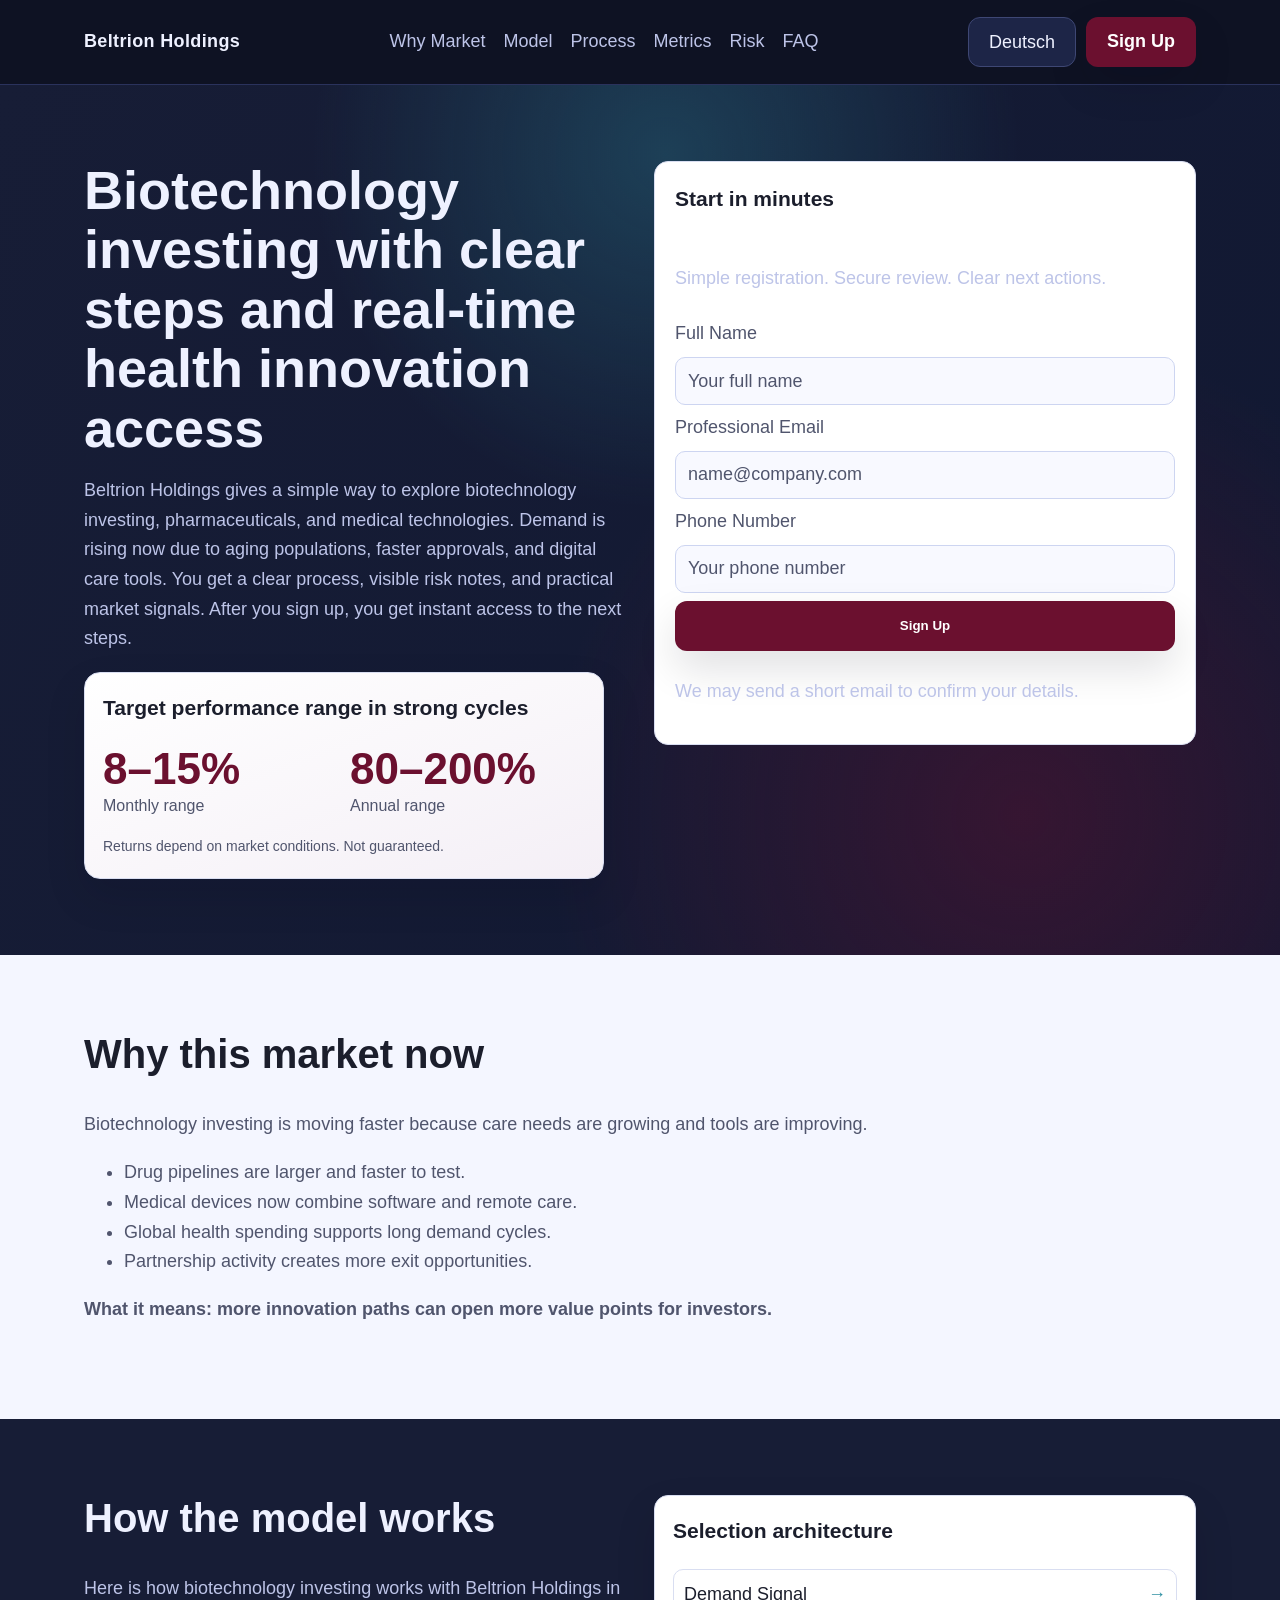
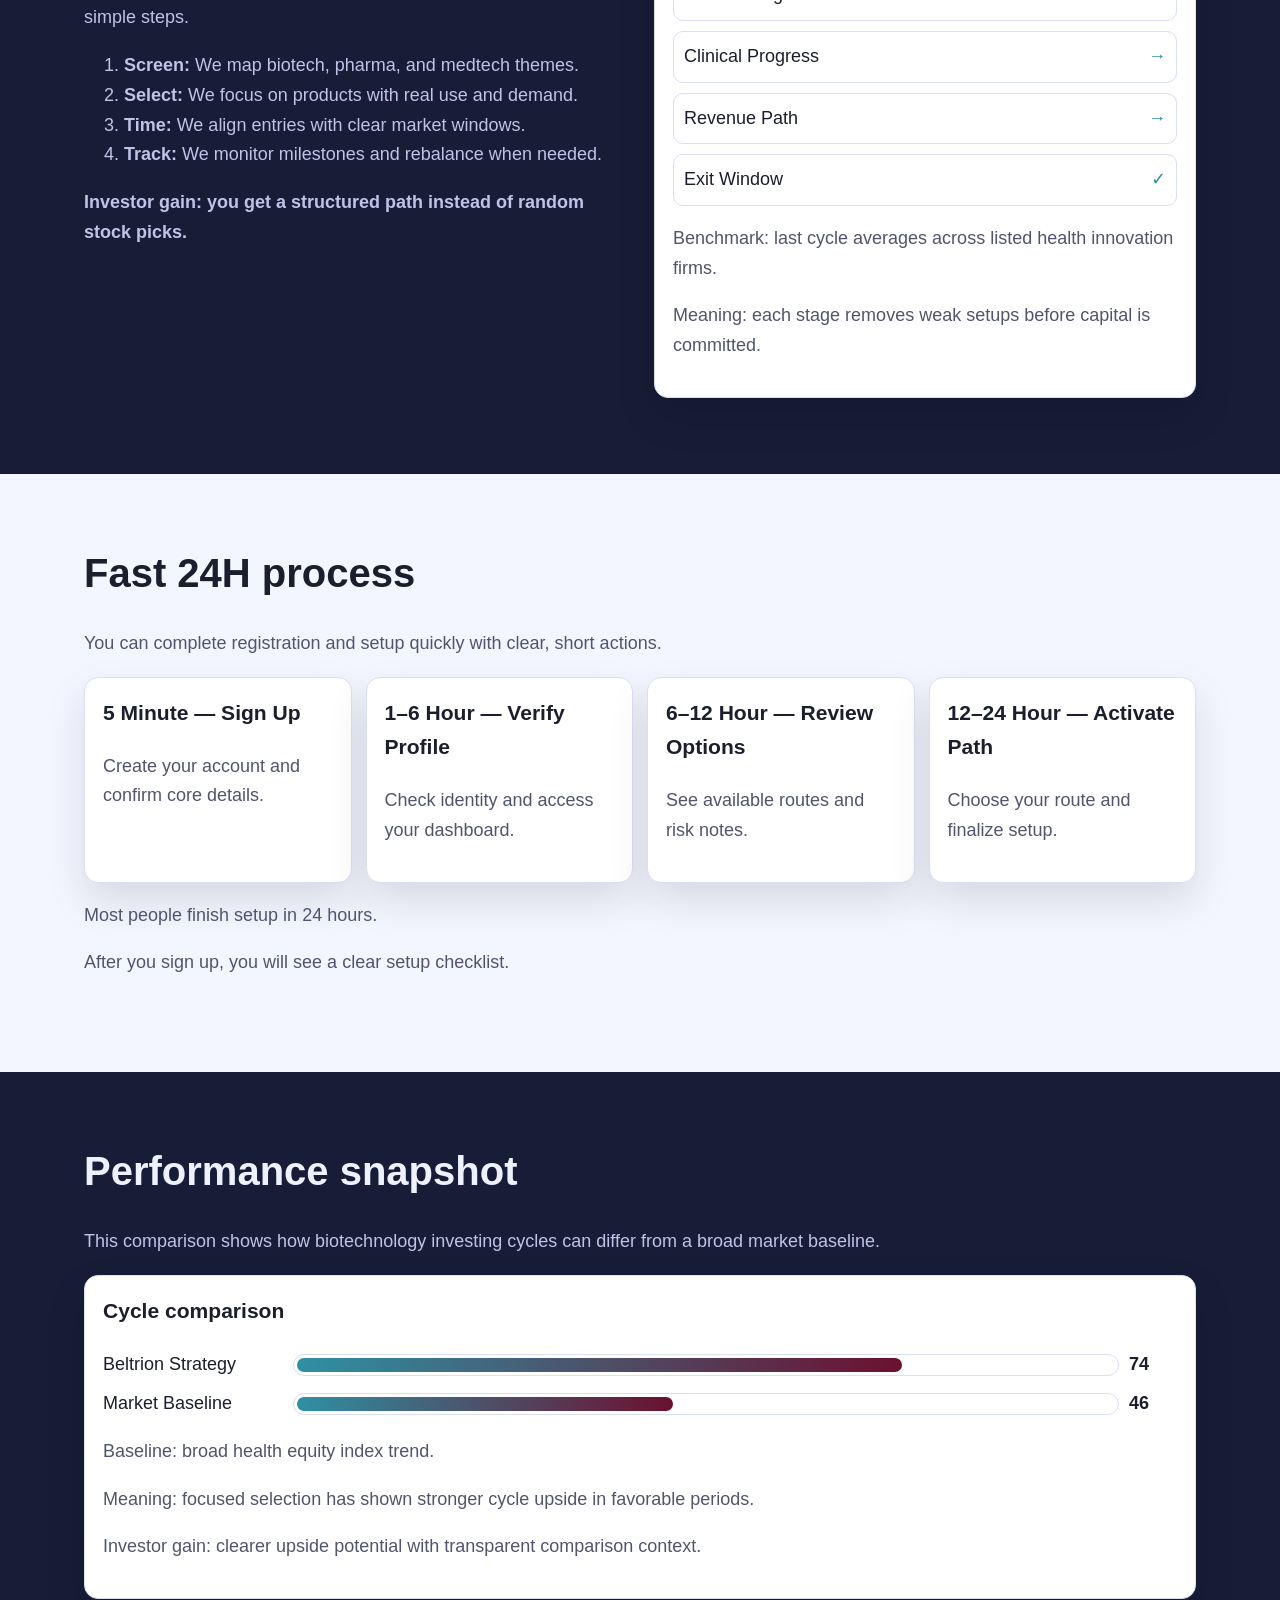
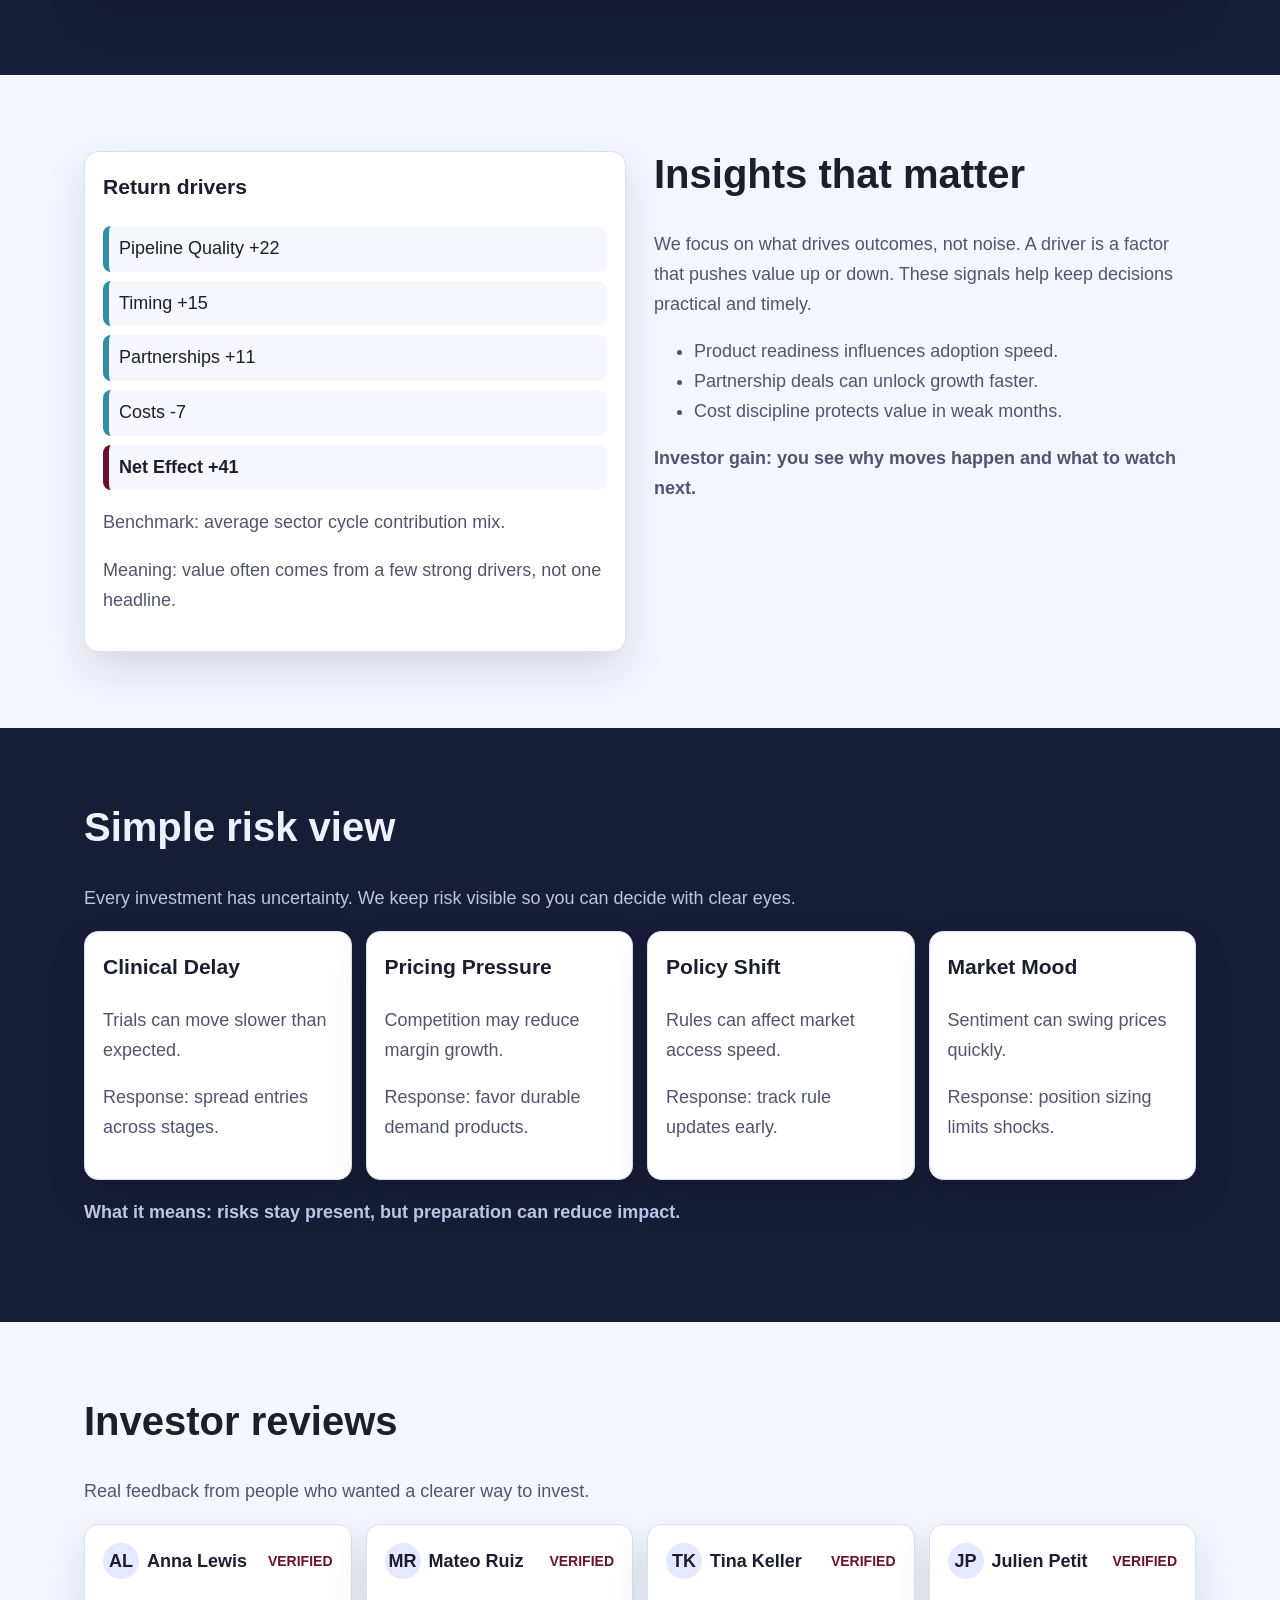
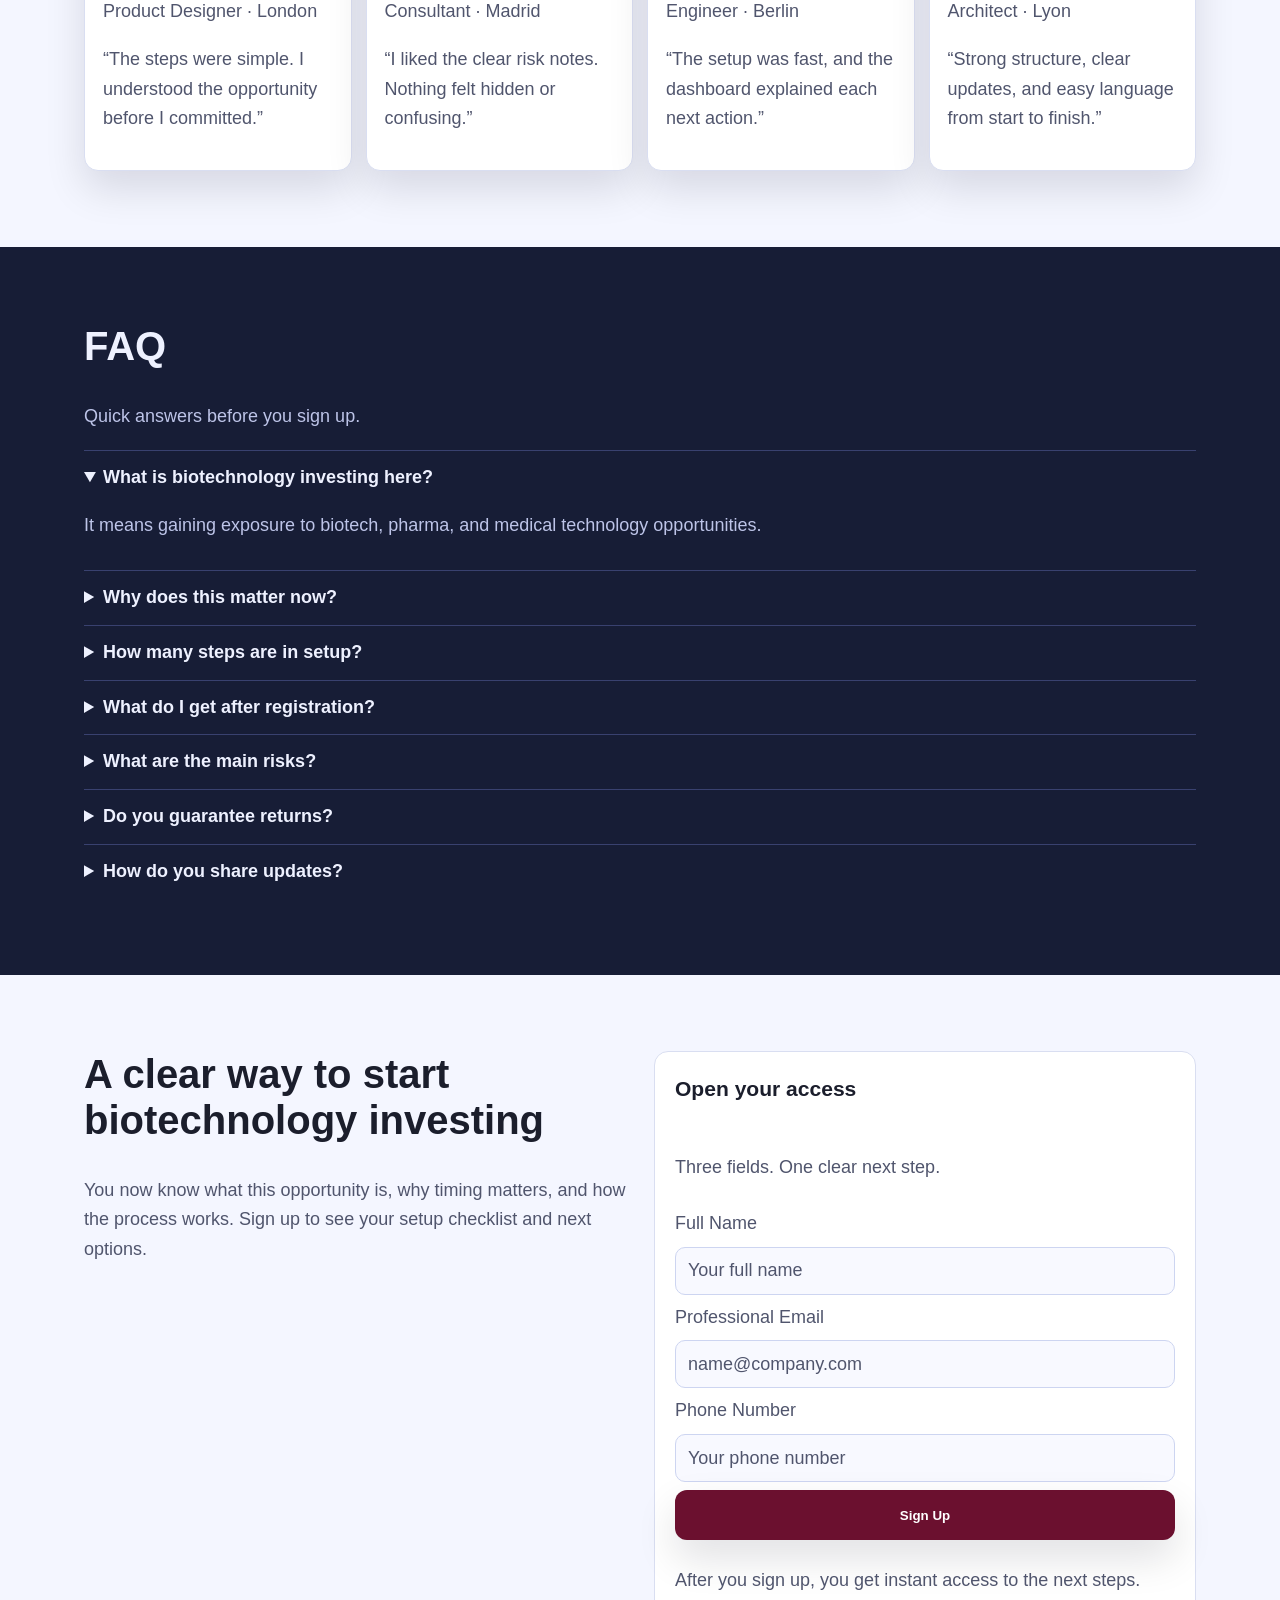
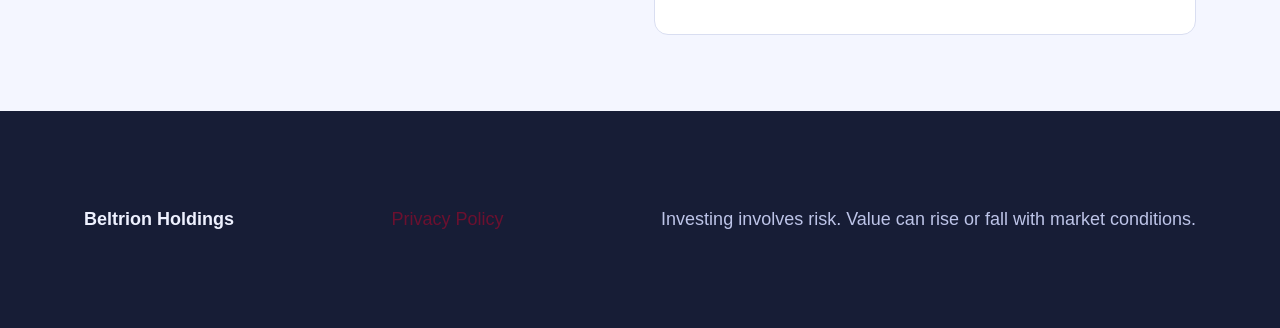
<file: de/index.html>
<!doctype html>
<html lang="en">
<head>
  <meta charset="UTF-8" />
  <meta name="viewport" content="width=device-width, initial-scale=1.0" />
  <title>Beltrion Holdings DE | Biotechnology Investing</title>
  <meta name="description" content="Explore biotechnology investing with practical explanations and clear investor steps." />
  <link rel="canonical" href="https://beltrionholdings.com/de/index.html" />
  <meta property="og:title" content="Beltrion Holdings DE | Biotechnology Investing" />
  <meta property="og:description" content="Explore biotechnology investing with practical explanations and clear investor steps." />
  <meta property="og:type" content="website" />
  <meta property="og:url" content="https://beltrionholdings.com/de/index.html" />
  <meta property="twitter:card" content="summary_large_image" />
  <meta property="twitter:title" content="Beltrion Holdings DE | Biotechnology Investing" />
  <meta property="twitter:description" content="Explore biotechnology investing with practical explanations and clear investor steps." />
  <link rel="alternate" hreflang="en" href="https://beltrionholdings.com/index.html" />
  <link rel="alternate" hreflang="de" href="https://beltrionholdings.com/de/index.html" />
  <link rel="alternate" hreflang="fr" href="https://beltrionholdings.com/fr/index.html" />
  <link rel="alternate" hreflang="es" href="https://beltrionholdings.com/es/index.html" />
  <link rel="alternate" hreflang="it" href="https://beltrionholdings.com/it/index.html" />
  <link rel="alternate" hreflang="tr" href="https://beltrionholdings.com/tr/index.html" />
  <link rel="alternate" hreflang="pt" href="https://beltrionholdings.com/pt/index.html" />
  <link rel="alternate" hreflang="ja" href="https://beltrionholdings.com/jp/index.html" />
  <link rel="alternate" hreflang="sk" href="https://beltrionholdings.com/sk/index.html" />
  <link rel="alternate" hreflang="nl-BE" href="https://beltrionholdings.com/be/index.html" />
  <link rel="alternate" hreflang="x-default" href="https://beltrionholdings.com/index.html" />
  <link rel="stylesheet" href="../assets/style.css" />
  <script defer src="../assets/app.js"></script>
</head>
<body>
  <header class="site-header" aria-label="Main header">
    <div class="container header-wrap">
      <a class="brand" href="../index.html">Beltrion Holdings</a>
      <nav class="main-nav" aria-label="Primary navigation">
        <a href="#why">Why Market</a><a href="#model">Model</a><a href="#process">Process</a><a href="#metrics">Metrics</a><a href="#risk">Risk</a><a href="#faq">FAQ</a>
      </nav>
      <div class="header-actions">
        <div class="lang-dropdown" data-lang>
          <button class="lang-btn" aria-expanded="false" aria-haspopup="listbox">Deutsch</button>
          <div class="lang-menu" role="listbox">
            <a href="../index.html"><img loading="lazy" src="https://flagcdn.com/gb.svg" alt="GB flag" width="18" height="14">English</a><a href="../de/index.html"><img loading="lazy" src="https://flagcdn.com/de.svg" alt="DE flag" width="18" height="14">Deutsch</a><a href="../fr/index.html"><img loading="lazy" src="https://flagcdn.com/fr.svg" alt="FR flag" width="18" height="14">Français</a><a href="../es/index.html"><img loading="lazy" src="https://flagcdn.com/es.svg" alt="ES flag" width="18" height="14">Español</a><a href="../it/index.html"><img loading="lazy" src="https://flagcdn.com/it.svg" alt="IT flag" width="18" height="14">Italiano</a><a href="../tr/index.html"><img loading="lazy" src="https://flagcdn.com/tr.svg" alt="TR flag" width="18" height="14">Türkçe</a><a href="../pt/index.html"><img loading="lazy" src="https://flagcdn.com/pt.svg" alt="PT flag" width="18" height="14">Português</a><a href="../jp/index.html"><img loading="lazy" src="https://flagcdn.com/jp.svg" alt="JP flag" width="18" height="14">日本語</a><a href="../sk/index.html"><img loading="lazy" src="https://flagcdn.com/sk.svg" alt="SK flag" width="18" height="14">Slovak</a><a href="../be/index.html"><img loading="lazy" src="https://flagcdn.com/be.svg" alt="BE flag" width="18" height="14">Nederlands (BE)</a>
          </div>
        </div>
        <a class="btn btn-primary" href="#final-form">Sign Up</a>
        <button class="burger" aria-label="Open menu" aria-controls="mobile-drawer" aria-expanded="false"><span></span><span></span><span></span></button>
      </div>
    </div>
  </header>

  <aside id="mobile-drawer" class="mobile-drawer" aria-hidden="true">
    <div class="drawer-panel" role="dialog" aria-modal="true" aria-label="Mobile menu">
      <button class="drawer-close" aria-label="Close menu">✕</button>
      <nav class="drawer-nav" aria-label="Mobile navigation">
        <a href="#why">Why Market</a><a href="#model">Model</a><a href="#process">Process</a><a href="#metrics">Metrics</a><a href="#risk">Risk</a><a href="#faq">FAQ</a>
      </nav>
      <div class="lang-dropdown" data-lang>
        <button class="lang-btn" aria-expanded="false" aria-haspopup="listbox">Deutsch</button>
        <div class="lang-menu" role="listbox"><a href="../index.html"><img loading="lazy" src="https://flagcdn.com/gb.svg" alt="GB flag" width="18" height="14">English</a><a href="../de/index.html"><img loading="lazy" src="https://flagcdn.com/de.svg" alt="DE flag" width="18" height="14">Deutsch</a><a href="../fr/index.html"><img loading="lazy" src="https://flagcdn.com/fr.svg" alt="FR flag" width="18" height="14">Français</a><a href="../es/index.html"><img loading="lazy" src="https://flagcdn.com/es.svg" alt="ES flag" width="18" height="14">Español</a><a href="../it/index.html"><img loading="lazy" src="https://flagcdn.com/it.svg" alt="IT flag" width="18" height="14">Italiano</a><a href="../tr/index.html"><img loading="lazy" src="https://flagcdn.com/tr.svg" alt="TR flag" width="18" height="14">Türkçe</a><a href="../pt/index.html"><img loading="lazy" src="https://flagcdn.com/pt.svg" alt="PT flag" width="18" height="14">Português</a><a href="../jp/index.html"><img loading="lazy" src="https://flagcdn.com/jp.svg" alt="JP flag" width="18" height="14">日本語</a><a href="../sk/index.html"><img loading="lazy" src="https://flagcdn.com/sk.svg" alt="SK flag" width="18" height="14">Slovak</a><a href="../be/index.html"><img loading="lazy" src="https://flagcdn.com/be.svg" alt="BE flag" width="18" height="14">Nederlands (BE)</a></div>
      </div>
      <a class="btn btn-primary" href="#final-form">Sign Up</a>
    </div>
  </aside>

  <main>
    <section class="section dark hero" id="top">
      <div class="decor"></div>
      <div class="container hero-grid">
        <div>
          <h1>Biotechnology investing with clear steps and real-time health innovation access</h1>
          <p>Beltrion Holdings gives a simple way to explore biotechnology investing, pharmaceuticals, and medical technologies. Demand is rising now due to aging populations, faster approvals, and digital care tools. You get a clear process, visible risk notes, and practical market signals. After you sign up, you get instant access to the next steps.</p>
          <div class="performance-panel" aria-label="Performance Range">
            <h3>Target performance range in strong cycles</h3>
            <div class="perf-split">
              <div><strong>8–15%</strong><span>Monthly range</span></div>
              <div><strong>80–200%</strong><span>Annual range</span></div>
            </div>
            <small>Returns depend on market conditions. Not guaranteed.</small>
          </div>
        </div>
        <form class="form-card" id="hero-form" aria-label="Lead form">
          <h3 class="form-title">Start in minutes</h3>
          <p class="form-sub">Simple registration. Secure review. Clear next actions.</p>
          <label for="hero-name">Full Name</label>
          <input id="hero-name" name="name" type="text" placeholder="Your full name" required />
          <label for="hero-email">Professional Email</label>
          <input id="hero-email" name="email" type="email" placeholder="name@company.com" required />
          <label for="hero-phone">Phone Number</label>
          <input id="hero-phone" name="phone" type="tel" placeholder="Your phone number" required />
          <button type="submit" class="btn btn-primary">Sign Up</button>
          <p class="muted">We may send a short email to confirm your details.</p>
        </form>
      </div>
    </section>

    <section class="section light" id="why"><div class="container"><h2>Why this market now</h2><p>Biotechnology investing is moving faster because care needs are growing and tools are improving.</p><ul><li>Drug pipelines are larger and faster to test.</li><li>Medical devices now combine software and remote care.</li><li>Global health spending supports long demand cycles.</li><li>Partnership activity creates more exit opportunities.</li></ul><p class="investor-meaning">What it means: more innovation paths can open more value points for investors.</p></div></section>

    <section class="section dark" id="model"><div class="container split"><div><h2>How the model works</h2><p>Here is how biotechnology investing works with Beltrion Holdings in simple steps.</p><ol><li><strong>Screen:</strong> We map biotech, pharma, and medtech themes.</li><li><strong>Select:</strong> We focus on products with real use and demand.</li><li><strong>Time:</strong> We align entries with clear market windows.</li><li><strong>Track:</strong> We monitor milestones and rebalance when needed.</li></ol><p class="investor-meaning">Investor gain: you get a structured path instead of random stock picks.</p></div><div class="card architecture"><h3>Selection architecture</h3><div class="flow"><span>Demand Signal</span><span>Clinical Progress</span><span>Revenue Path</span><span>Exit Window</span></div><p class="muted">Benchmark: last cycle averages across listed health innovation firms.</p><p>Meaning: each stage removes weak setups before capital is committed.</p></div></div></section>

    <section class="section light" id="process"><div class="container"><h2>Fast 24H process</h2><p>You can complete registration and setup quickly with clear, short actions.</p><div class="timeline"><div class="card"><h3>5 Minute — Sign Up</h3><p>Create your account and confirm core details.</p></div><div class="card"><h3>1–6 Hour — Verify Profile</h3><p>Check identity and access your dashboard.</p></div><div class="card"><h3>6–12 Hour — Review Options</h3><p>See available routes and risk notes.</p></div><div class="card"><h3>12–24 Hour — Activate Path</h3><p>Choose your route and finalize setup.</p></div></div><p>Most people finish setup in 24 hours.</p><p>After you sign up, you will see a clear setup checklist.</p></div></section>

    <section class="section dark" id="metrics"><div class="container"><h2>Performance snapshot</h2><p>This comparison shows how biotechnology investing cycles can differ from a broad market baseline.</p><div class="compare-bars card"><h3>Cycle comparison</h3><div class="bar-row"><span>Beltrion Strategy</span><div><i style="width:74%"></i></div><b>74</b></div><div class="bar-row"><span>Market Baseline</span><div><i style="width:46%"></i></div><b>46</b></div><p class="muted">Baseline: broad health equity index trend.</p><p>Meaning: focused selection has shown stronger cycle upside in favorable periods.</p><p>Investor gain: clearer upside potential with transparent comparison context.</p></div></div></section>

    <section class="section light" id="insights"><div class="container split"><div class="card waterfall"><h3>Return drivers</h3><div class="wf"><span>Pipeline Quality +22</span><span>Timing +15</span><span>Partnerships +11</span><span>Costs -7</span><span>Net Effect +41</span></div><p class="muted">Benchmark: average sector cycle contribution mix.</p><p>Meaning: value often comes from a few strong drivers, not one headline.</p></div><div><h2>Insights that matter</h2><p>We focus on what drives outcomes, not noise. A driver is a factor that pushes value up or down. These signals help keep decisions practical and timely.</p><ul><li>Product readiness influences adoption speed.</li><li>Partnership deals can unlock growth faster.</li><li>Cost discipline protects value in weak months.</li></ul><p class="investor-meaning">Investor gain: you see why moves happen and what to watch next.</p></div></div></section>

    <section class="section dark" id="risk"><div class="container"><h2>Simple risk view</h2><p>Every investment has uncertainty. We keep risk visible so you can decide with clear eyes.</p><div class="risk-grid"><article class="card"><h3>Clinical Delay</h3><p>Trials can move slower than expected.</p><p class="muted">Response: spread entries across stages.</p></article><article class="card"><h3>Pricing Pressure</h3><p>Competition may reduce margin growth.</p><p class="muted">Response: favor durable demand products.</p></article><article class="card"><h3>Policy Shift</h3><p>Rules can affect market access speed.</p><p class="muted">Response: track rule updates early.</p></article><article class="card"><h3>Market Mood</h3><p>Sentiment can swing prices quickly.</p><p class="muted">Response: position sizing limits shocks.</p></article></div><p class="investor-meaning">What it means: risks stay present, but preparation can reduce impact.</p></div></section>

    <section class="section light" id="reviews"><div class="container"><h2>Investor reviews</h2><p>Real feedback from people who wanted a clearer way to invest.</p><div class="reviews-grid"><article class="card review"><div class="r-head"><div class="avatar">AL</div><strong>Anna Lewis</strong><em>VERIFIED</em></div><p class="muted">Product Designer · London</p><p>“The steps were simple. I understood the opportunity before I committed.”</p></article><article class="card review"><div class="r-head"><div class="avatar">MR</div><strong>Mateo Ruiz</strong><em>VERIFIED</em></div><p class="muted">Consultant · Madrid</p><p>“I liked the clear risk notes. Nothing felt hidden or confusing.”</p></article><article class="card review"><div class="r-head"><div class="avatar">TK</div><strong>Tina Keller</strong><em>VERIFIED</em></div><p class="muted">Engineer · Berlin</p><p>“The setup was fast, and the dashboard explained each next action.”</p></article><article class="card review"><div class="r-head"><div class="avatar">JP</div><strong>Julien Petit</strong><em>VERIFIED</em></div><p class="muted">Architect · Lyon</p><p>“Strong structure, clear updates, and easy language from start to finish.”</p></article></div></div></section>

    <section class="section dark" id="faq"><div class="container"><h2>FAQ</h2><p>Quick answers before you sign up.</p><div class="faq-list">
      <details open><summary>What is biotechnology investing here?</summary><p>It means gaining exposure to biotech, pharma, and medical technology opportunities.</p></details>
      <details><summary>Why does this matter now?</summary><p>Health demand is growing, and innovation cycles are speeding up globally.</p></details>
      <details><summary>How many steps are in setup?</summary><p>There are four simple steps, and most people finish within 24 hours.</p></details>
      <details><summary>What do I get after registration?</summary><p>After you sign up, you can review the options and choose what to do next.</p></details>
      <details><summary>What are the main risks?</summary><p>Clinical delays, policy changes, pricing pressure, and market swings can affect outcomes.</p></details>
      <details><summary>Do you guarantee returns?</summary><p>No. Returns depend on market conditions and are never guaranteed.</p></details>
      <details><summary>How do you share updates?</summary><p>The platform shows key signals and clear status points as conditions change.</p></details>
    </div></div></section>

    <section class="section light final-cta" id="final-form"><div class="container split"><div><h2>A clear way to start biotechnology investing</h2><p>You now know what this opportunity is, why timing matters, and how the process works. Sign up to see your setup checklist and next options.</p></div><form class="form-card" aria-label="Final lead form"><h3 class="form-title">Open your access</h3><p class="form-sub">Three fields. One clear next step.</p><label for="final-name">Full Name</label><input id="final-name" type="text" placeholder="Your full name" required><label for="final-email">Professional Email</label><input id="final-email" type="email" placeholder="name@company.com" required><label for="final-phone">Phone Number</label><input id="final-phone" type="tel" placeholder="Your phone number" required><button class="btn btn-primary" type="submit">Sign Up</button><p class="muted">After you sign up, you get instant access to the next steps.</p></form></div></section>
  </main>

  <footer class="section dark site-footer"><div class="container footer-wrap"><strong>Beltrion Holdings</strong><a href="#" data-open-privacy>Privacy Policy</a><p class="muted">Investing involves risk. Value can rise or fall with market conditions.</p></div></footer>

  <div class="privacy-modal" aria-hidden="true" role="dialog" aria-modal="true" aria-label="Privacy Policy">
    <div class="privacy-card">
      <button class="modal-x" aria-label="Close privacy policy">✕</button>
      <h2>Privacy Policy</h2>
      <h3>Introduction</h3><p>We explain what data we use and why.</p>
      <h3>Data collection</h3><p>We collect name, email, phone, and basic device data.</p>
      <h3>Legal basis</h3><p>We process data to provide access and improve service quality.</p>
      <h3>Cookies</h3><p>Cookies support login flow, security, and basic analytics.</p>
      <h3>Retention</h3><p>Data is stored only as long as needed for service and law.</p>
      <h3>Third-party sharing</h3><p>Trusted vendors help with hosting, email, and platform delivery.</p>
      <h3>Security</h3><p>We use encryption, access controls, and monitoring safeguards.</p>
      <h3>User rights</h3><p>You can request access, correction, deletion, or export.</p>
      <h3>International transfers</h3><p>Some data may be processed across regions with protections.</p>
      <h3>Industry risk disclosure</h3><p>Investment information is educational and not a guaranteed outcome.</p>
      <h3>Contact</h3><p>Email privacy@beltrionholdings.com for privacy requests.</p>
      <div class="modal-footer"><button class="btn btn-secondary" data-close-privacy>Close</button></div>
    </div>
  </div>

  <script type="application/ld+json">
  {
    "@context":"https://schema.org",
    "@graph":[
      {"@type":"Organization","name":"Beltrion Holdings","url":"https://beltrionholdings.com/"},
      {"@type":"WebSite","name":"Beltrion Holdings","url":"https://beltrionholdings.com/"},
      {"@type":"FAQPage","mainEntity":[
        {"@type":"Question","name":"What is biotechnology investing here?","acceptedAnswer":{"@type":"Answer","text":"It means gaining exposure to biotech, pharma, and medical technology opportunities."}},
        {"@type":"Question","name":"Do you guarantee returns?","acceptedAnswer":{"@type":"Answer","text":"No. Returns depend on market conditions and are never guaranteed."}}
      ]},
      {"@type":"Review","author":{"@type":"Person","name":"Anna Lewis"},"reviewBody":"The steps were simple. I understood the opportunity before I committed.","reviewRating":{"@type":"Rating","ratingValue":"5"}}
    ]
  }
  </script>
</body>
</html>
</file>
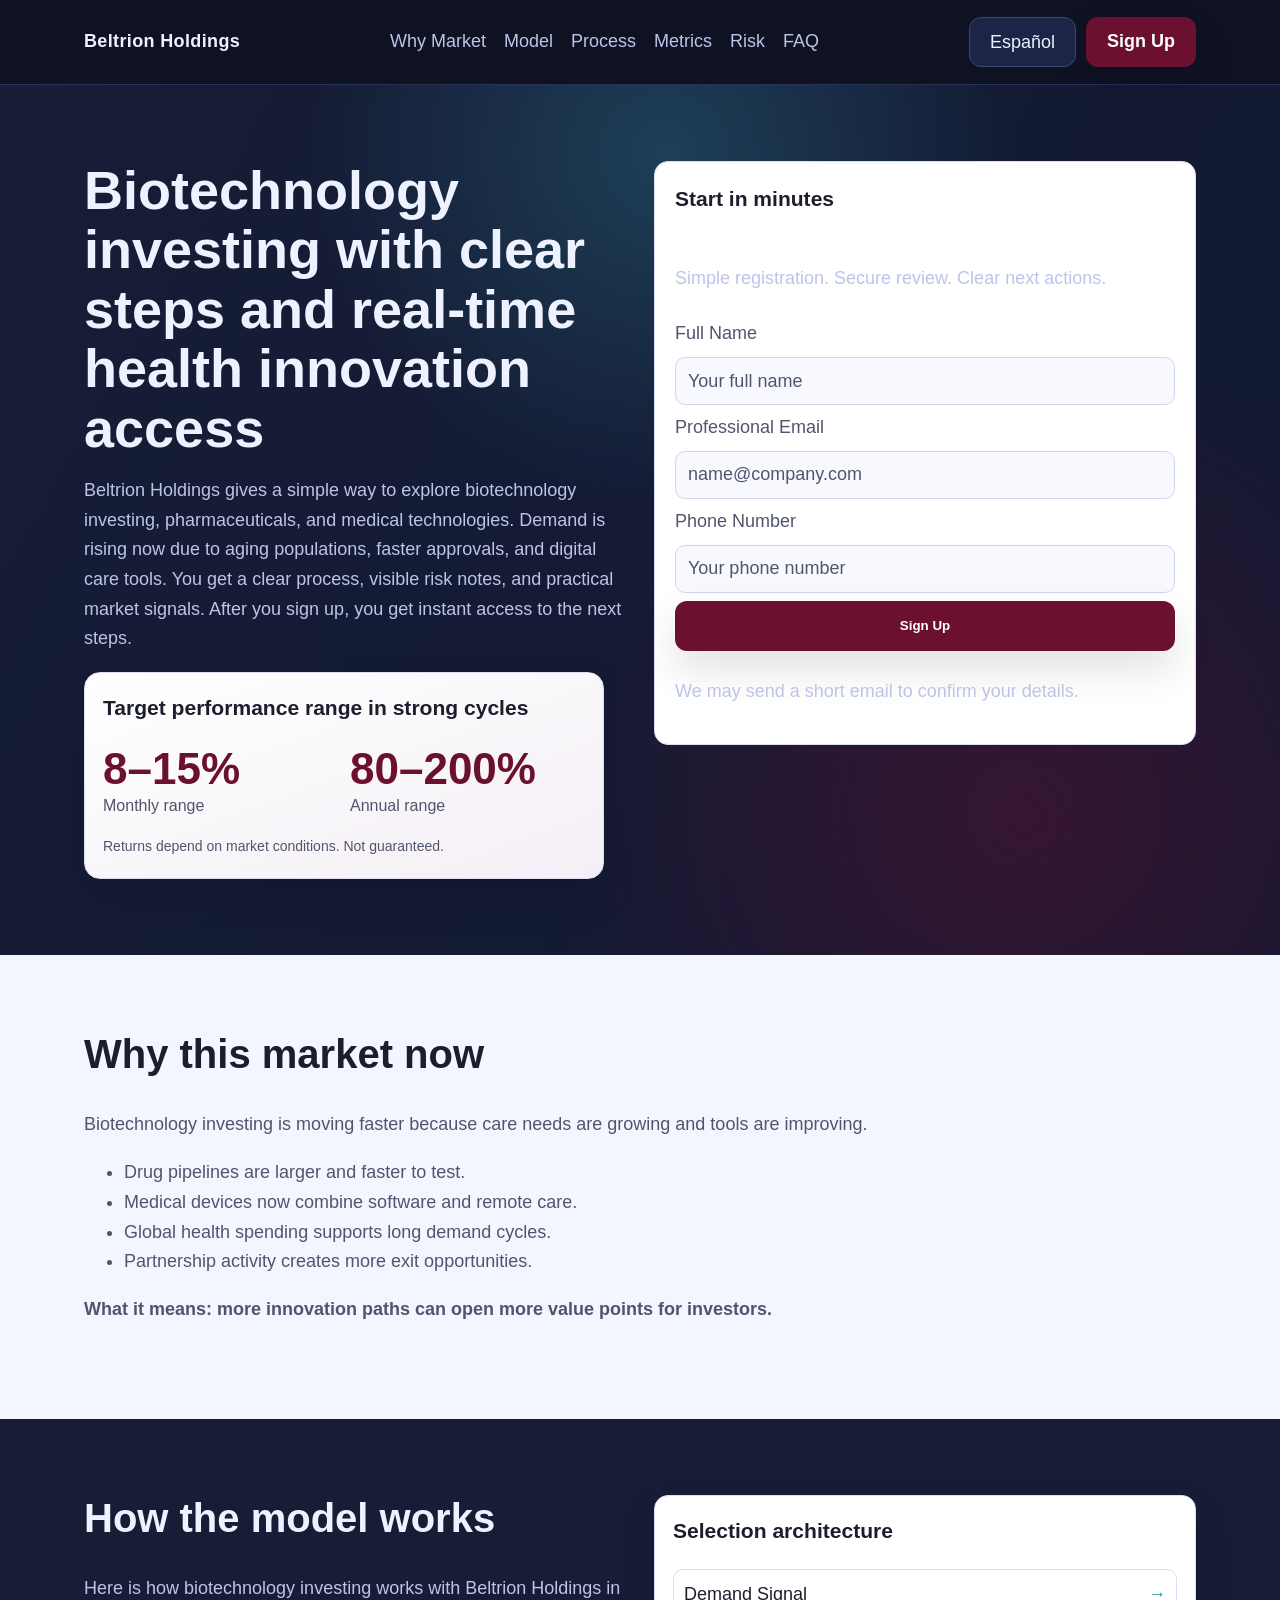
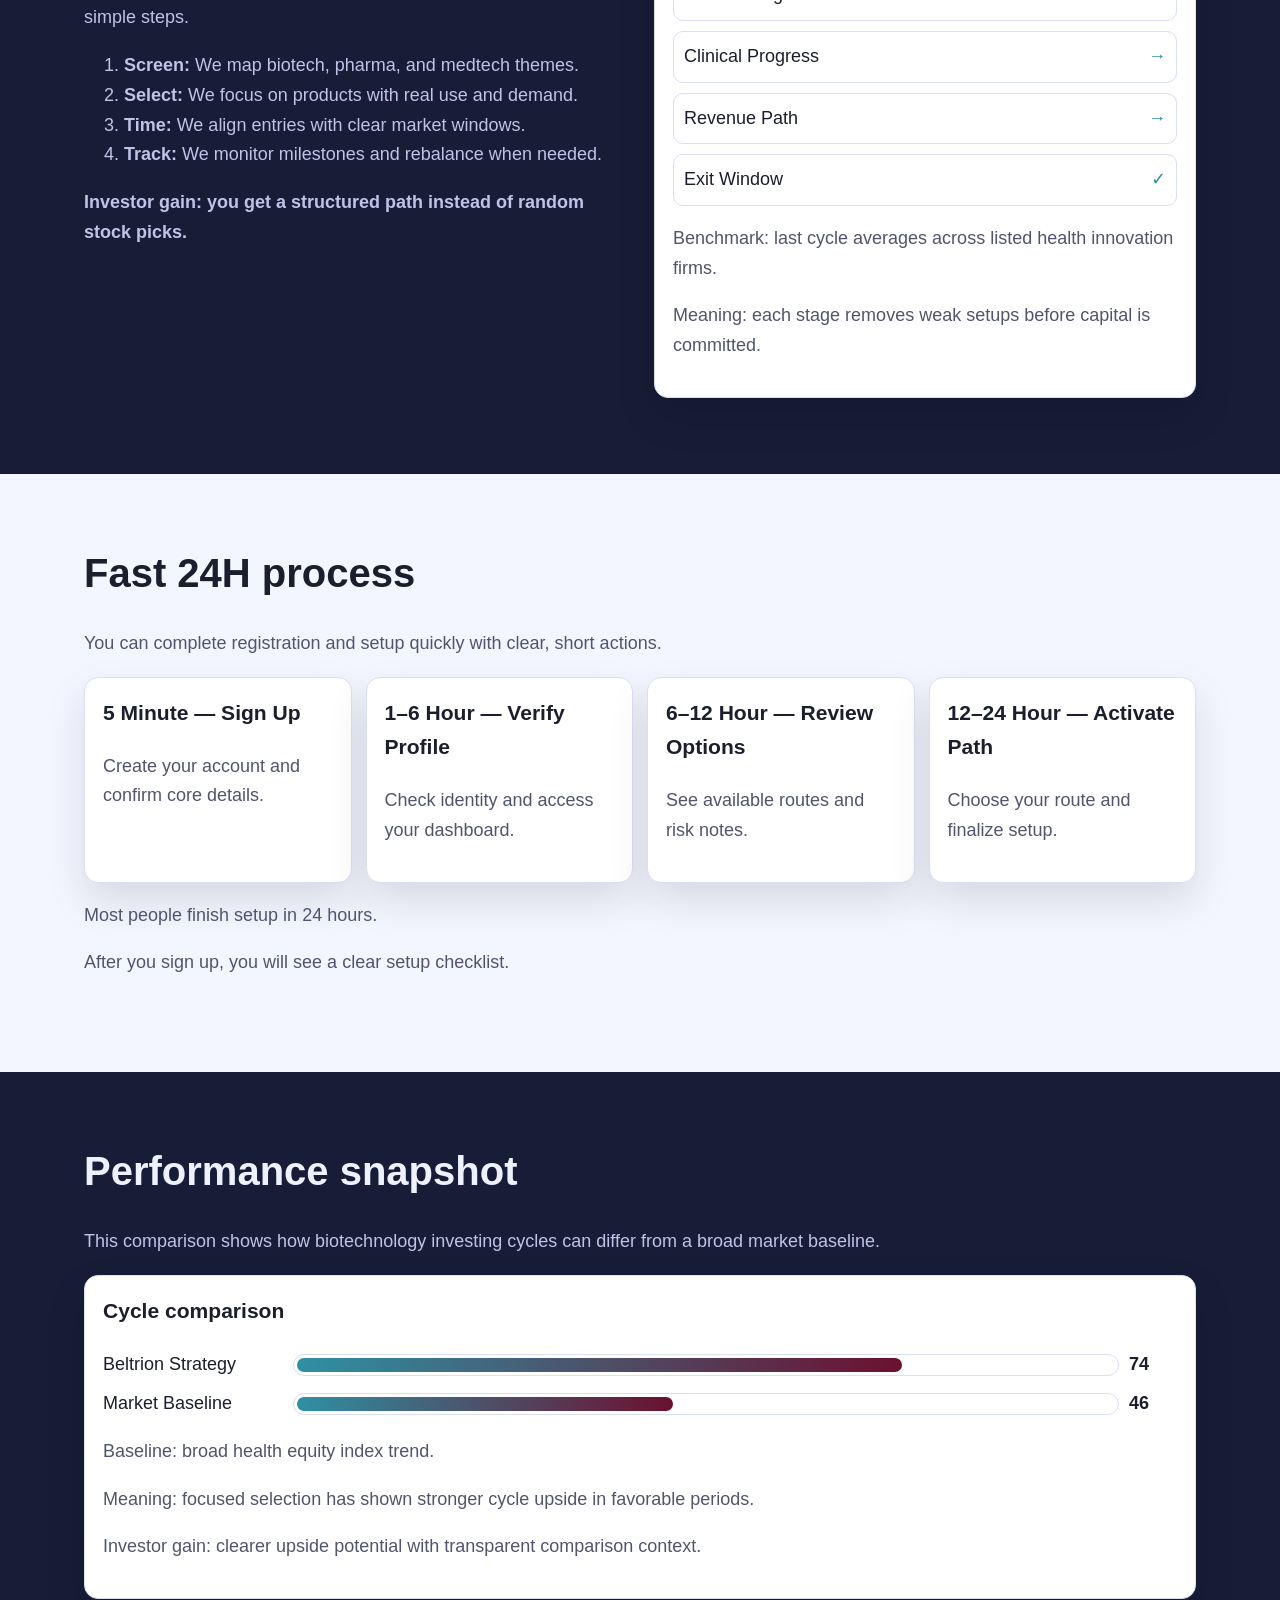
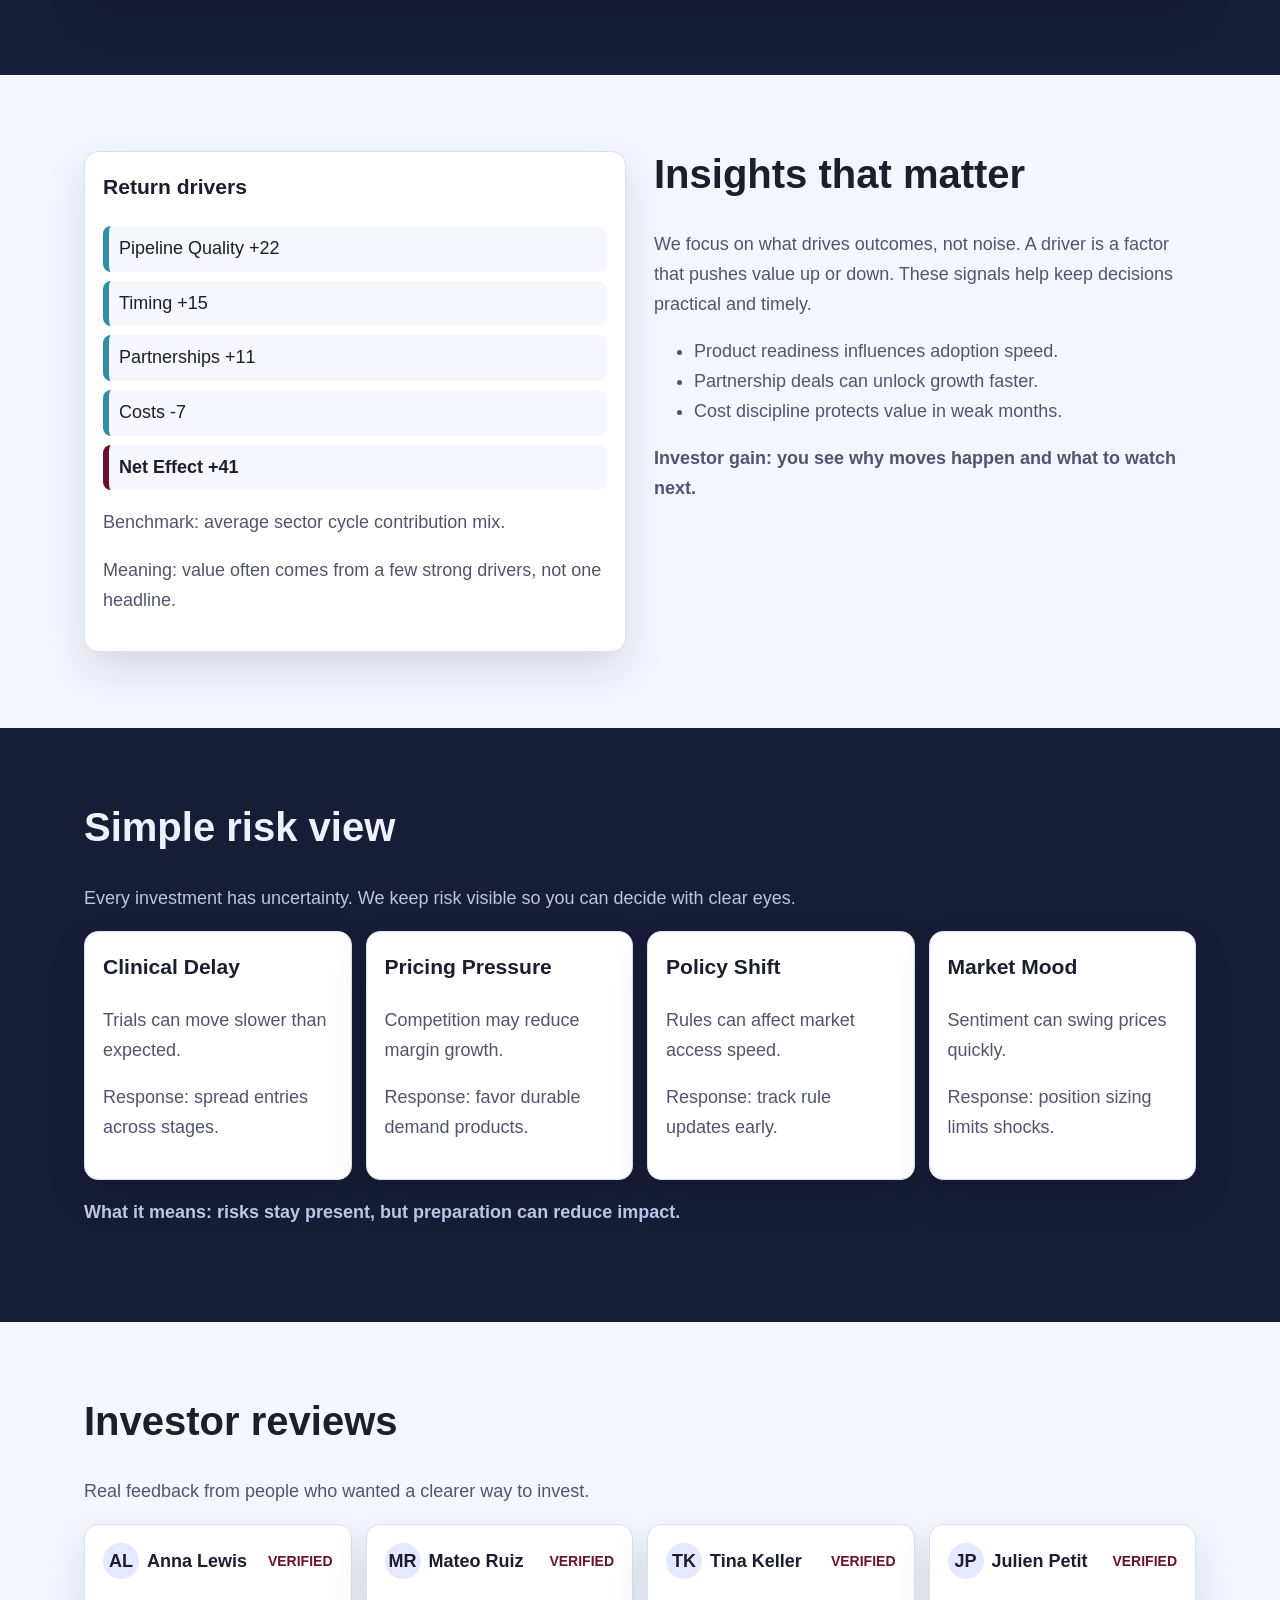
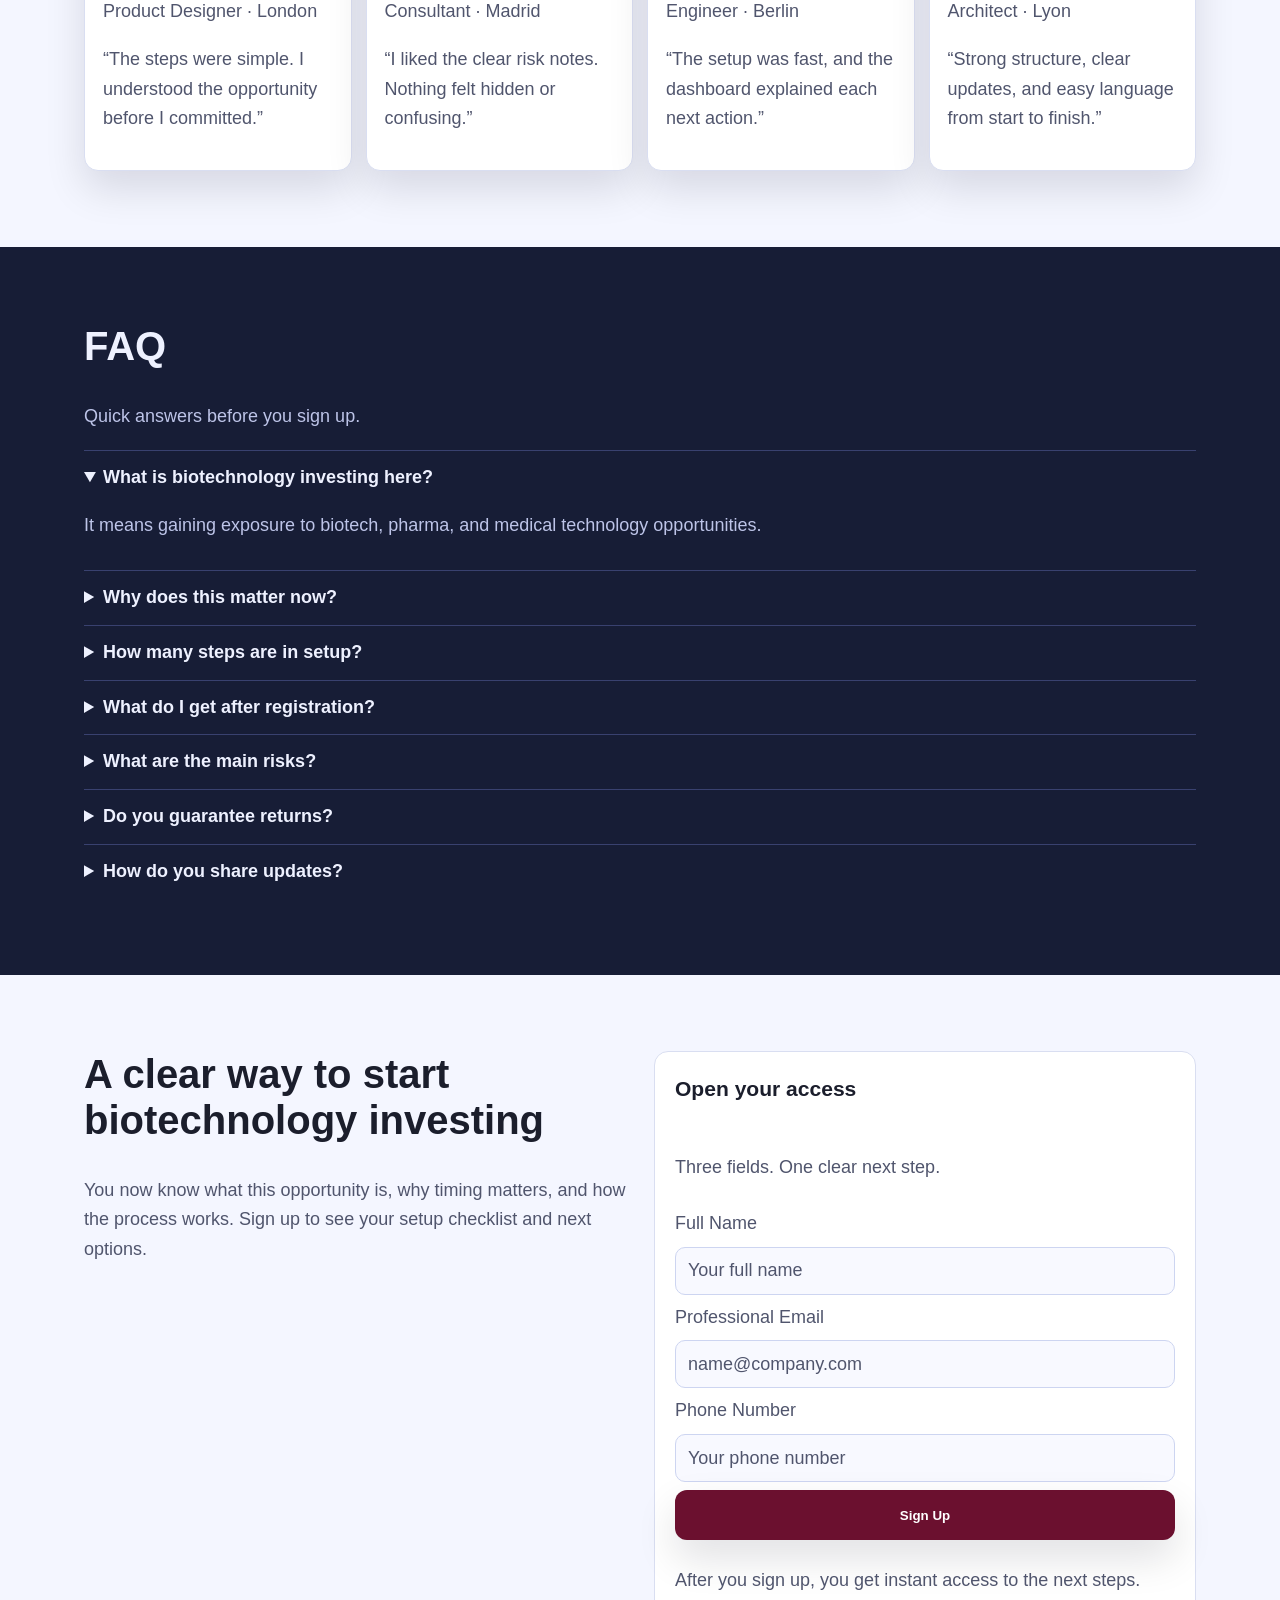
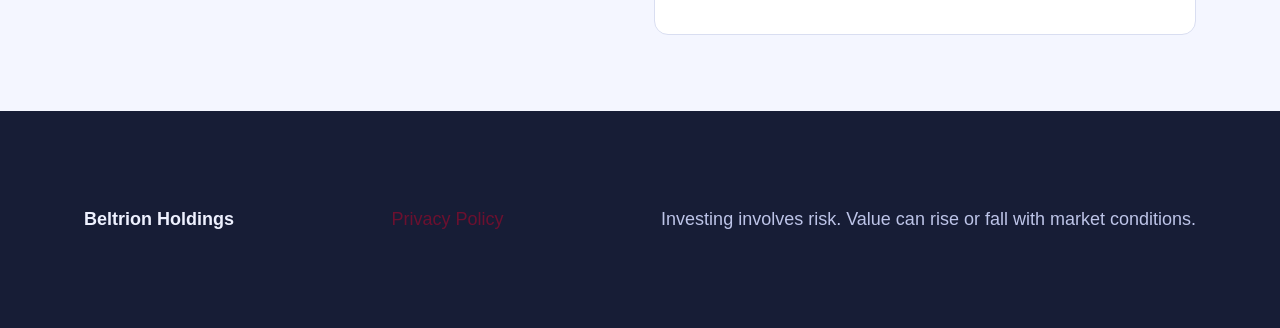
<file: es/index.html>
<!doctype html>
<html lang="en">
<head>
  <meta charset="UTF-8" />
  <meta name="viewport" content="width=device-width, initial-scale=1.0" />
  <title>Beltrion Holdings ES | Biotechnology Investing</title>
  <meta name="description" content="Simple biotechnology investing overview for people who want clarity and action." />
  <link rel="canonical" href="https://beltrionholdings.com/es/index.html" />
  <meta property="og:title" content="Beltrion Holdings ES | Biotechnology Investing" />
  <meta property="og:description" content="Simple biotechnology investing overview for people who want clarity and action." />
  <meta property="og:type" content="website" />
  <meta property="og:url" content="https://beltrionholdings.com/es/index.html" />
  <meta property="twitter:card" content="summary_large_image" />
  <meta property="twitter:title" content="Beltrion Holdings ES | Biotechnology Investing" />
  <meta property="twitter:description" content="Simple biotechnology investing overview for people who want clarity and action." />
  <link rel="alternate" hreflang="en" href="https://beltrionholdings.com/index.html" />
  <link rel="alternate" hreflang="de" href="https://beltrionholdings.com/de/index.html" />
  <link rel="alternate" hreflang="fr" href="https://beltrionholdings.com/fr/index.html" />
  <link rel="alternate" hreflang="es" href="https://beltrionholdings.com/es/index.html" />
  <link rel="alternate" hreflang="it" href="https://beltrionholdings.com/it/index.html" />
  <link rel="alternate" hreflang="tr" href="https://beltrionholdings.com/tr/index.html" />
  <link rel="alternate" hreflang="pt" href="https://beltrionholdings.com/pt/index.html" />
  <link rel="alternate" hreflang="ja" href="https://beltrionholdings.com/jp/index.html" />
  <link rel="alternate" hreflang="sk" href="https://beltrionholdings.com/sk/index.html" />
  <link rel="alternate" hreflang="nl-BE" href="https://beltrionholdings.com/be/index.html" />
  <link rel="alternate" hreflang="x-default" href="https://beltrionholdings.com/index.html" />
  <link rel="stylesheet" href="../assets/style.css" />
  <script defer src="../assets/app.js"></script>
</head>
<body>
  <header class="site-header" aria-label="Main header">
    <div class="container header-wrap">
      <a class="brand" href="../index.html">Beltrion Holdings</a>
      <nav class="main-nav" aria-label="Primary navigation">
        <a href="#why">Why Market</a><a href="#model">Model</a><a href="#process">Process</a><a href="#metrics">Metrics</a><a href="#risk">Risk</a><a href="#faq">FAQ</a>
      </nav>
      <div class="header-actions">
        <div class="lang-dropdown" data-lang>
          <button class="lang-btn" aria-expanded="false" aria-haspopup="listbox">Español</button>
          <div class="lang-menu" role="listbox">
            <a href="../index.html"><img loading="lazy" src="https://flagcdn.com/gb.svg" alt="GB flag" width="18" height="14">English</a><a href="../de/index.html"><img loading="lazy" src="https://flagcdn.com/de.svg" alt="DE flag" width="18" height="14">Deutsch</a><a href="../fr/index.html"><img loading="lazy" src="https://flagcdn.com/fr.svg" alt="FR flag" width="18" height="14">Français</a><a href="../es/index.html"><img loading="lazy" src="https://flagcdn.com/es.svg" alt="ES flag" width="18" height="14">Español</a><a href="../it/index.html"><img loading="lazy" src="https://flagcdn.com/it.svg" alt="IT flag" width="18" height="14">Italiano</a><a href="../tr/index.html"><img loading="lazy" src="https://flagcdn.com/tr.svg" alt="TR flag" width="18" height="14">Türkçe</a><a href="../pt/index.html"><img loading="lazy" src="https://flagcdn.com/pt.svg" alt="PT flag" width="18" height="14">Português</a><a href="../jp/index.html"><img loading="lazy" src="https://flagcdn.com/jp.svg" alt="JP flag" width="18" height="14">日本語</a><a href="../sk/index.html"><img loading="lazy" src="https://flagcdn.com/sk.svg" alt="SK flag" width="18" height="14">Slovak</a><a href="../be/index.html"><img loading="lazy" src="https://flagcdn.com/be.svg" alt="BE flag" width="18" height="14">Nederlands (BE)</a>
          </div>
        </div>
        <a class="btn btn-primary" href="#final-form">Sign Up</a>
        <button class="burger" aria-label="Open menu" aria-controls="mobile-drawer" aria-expanded="false"><span></span><span></span><span></span></button>
      </div>
    </div>
  </header>

  <aside id="mobile-drawer" class="mobile-drawer" aria-hidden="true">
    <div class="drawer-panel" role="dialog" aria-modal="true" aria-label="Mobile menu">
      <button class="drawer-close" aria-label="Close menu">✕</button>
      <nav class="drawer-nav" aria-label="Mobile navigation">
        <a href="#why">Why Market</a><a href="#model">Model</a><a href="#process">Process</a><a href="#metrics">Metrics</a><a href="#risk">Risk</a><a href="#faq">FAQ</a>
      </nav>
      <div class="lang-dropdown" data-lang>
        <button class="lang-btn" aria-expanded="false" aria-haspopup="listbox">Español</button>
        <div class="lang-menu" role="listbox"><a href="../index.html"><img loading="lazy" src="https://flagcdn.com/gb.svg" alt="GB flag" width="18" height="14">English</a><a href="../de/index.html"><img loading="lazy" src="https://flagcdn.com/de.svg" alt="DE flag" width="18" height="14">Deutsch</a><a href="../fr/index.html"><img loading="lazy" src="https://flagcdn.com/fr.svg" alt="FR flag" width="18" height="14">Français</a><a href="../es/index.html"><img loading="lazy" src="https://flagcdn.com/es.svg" alt="ES flag" width="18" height="14">Español</a><a href="../it/index.html"><img loading="lazy" src="https://flagcdn.com/it.svg" alt="IT flag" width="18" height="14">Italiano</a><a href="../tr/index.html"><img loading="lazy" src="https://flagcdn.com/tr.svg" alt="TR flag" width="18" height="14">Türkçe</a><a href="../pt/index.html"><img loading="lazy" src="https://flagcdn.com/pt.svg" alt="PT flag" width="18" height="14">Português</a><a href="../jp/index.html"><img loading="lazy" src="https://flagcdn.com/jp.svg" alt="JP flag" width="18" height="14">日本語</a><a href="../sk/index.html"><img loading="lazy" src="https://flagcdn.com/sk.svg" alt="SK flag" width="18" height="14">Slovak</a><a href="../be/index.html"><img loading="lazy" src="https://flagcdn.com/be.svg" alt="BE flag" width="18" height="14">Nederlands (BE)</a></div>
      </div>
      <a class="btn btn-primary" href="#final-form">Sign Up</a>
    </div>
  </aside>

  <main>
    <section class="section dark hero" id="top">
      <div class="decor"></div>
      <div class="container hero-grid">
        <div>
          <h1>Biotechnology investing with clear steps and real-time health innovation access</h1>
          <p>Beltrion Holdings gives a simple way to explore biotechnology investing, pharmaceuticals, and medical technologies. Demand is rising now due to aging populations, faster approvals, and digital care tools. You get a clear process, visible risk notes, and practical market signals. After you sign up, you get instant access to the next steps.</p>
          <div class="performance-panel" aria-label="Performance Range">
            <h3>Target performance range in strong cycles</h3>
            <div class="perf-split">
              <div><strong>8–15%</strong><span>Monthly range</span></div>
              <div><strong>80–200%</strong><span>Annual range</span></div>
            </div>
            <small>Returns depend on market conditions. Not guaranteed.</small>
          </div>
        </div>
        <form class="form-card" id="hero-form" aria-label="Lead form">
          <h3 class="form-title">Start in minutes</h3>
          <p class="form-sub">Simple registration. Secure review. Clear next actions.</p>
          <label for="hero-name">Full Name</label>
          <input id="hero-name" name="name" type="text" placeholder="Your full name" required />
          <label for="hero-email">Professional Email</label>
          <input id="hero-email" name="email" type="email" placeholder="name@company.com" required />
          <label for="hero-phone">Phone Number</label>
          <input id="hero-phone" name="phone" type="tel" placeholder="Your phone number" required />
          <button type="submit" class="btn btn-primary">Sign Up</button>
          <p class="muted">We may send a short email to confirm your details.</p>
        </form>
      </div>
    </section>

    <section class="section light" id="why"><div class="container"><h2>Why this market now</h2><p>Biotechnology investing is moving faster because care needs are growing and tools are improving.</p><ul><li>Drug pipelines are larger and faster to test.</li><li>Medical devices now combine software and remote care.</li><li>Global health spending supports long demand cycles.</li><li>Partnership activity creates more exit opportunities.</li></ul><p class="investor-meaning">What it means: more innovation paths can open more value points for investors.</p></div></section>

    <section class="section dark" id="model"><div class="container split"><div><h2>How the model works</h2><p>Here is how biotechnology investing works with Beltrion Holdings in simple steps.</p><ol><li><strong>Screen:</strong> We map biotech, pharma, and medtech themes.</li><li><strong>Select:</strong> We focus on products with real use and demand.</li><li><strong>Time:</strong> We align entries with clear market windows.</li><li><strong>Track:</strong> We monitor milestones and rebalance when needed.</li></ol><p class="investor-meaning">Investor gain: you get a structured path instead of random stock picks.</p></div><div class="card architecture"><h3>Selection architecture</h3><div class="flow"><span>Demand Signal</span><span>Clinical Progress</span><span>Revenue Path</span><span>Exit Window</span></div><p class="muted">Benchmark: last cycle averages across listed health innovation firms.</p><p>Meaning: each stage removes weak setups before capital is committed.</p></div></div></section>

    <section class="section light" id="process"><div class="container"><h2>Fast 24H process</h2><p>You can complete registration and setup quickly with clear, short actions.</p><div class="timeline"><div class="card"><h3>5 Minute — Sign Up</h3><p>Create your account and confirm core details.</p></div><div class="card"><h3>1–6 Hour — Verify Profile</h3><p>Check identity and access your dashboard.</p></div><div class="card"><h3>6–12 Hour — Review Options</h3><p>See available routes and risk notes.</p></div><div class="card"><h3>12–24 Hour — Activate Path</h3><p>Choose your route and finalize setup.</p></div></div><p>Most people finish setup in 24 hours.</p><p>After you sign up, you will see a clear setup checklist.</p></div></section>

    <section class="section dark" id="metrics"><div class="container"><h2>Performance snapshot</h2><p>This comparison shows how biotechnology investing cycles can differ from a broad market baseline.</p><div class="compare-bars card"><h3>Cycle comparison</h3><div class="bar-row"><span>Beltrion Strategy</span><div><i style="width:74%"></i></div><b>74</b></div><div class="bar-row"><span>Market Baseline</span><div><i style="width:46%"></i></div><b>46</b></div><p class="muted">Baseline: broad health equity index trend.</p><p>Meaning: focused selection has shown stronger cycle upside in favorable periods.</p><p>Investor gain: clearer upside potential with transparent comparison context.</p></div></div></section>

    <section class="section light" id="insights"><div class="container split"><div class="card waterfall"><h3>Return drivers</h3><div class="wf"><span>Pipeline Quality +22</span><span>Timing +15</span><span>Partnerships +11</span><span>Costs -7</span><span>Net Effect +41</span></div><p class="muted">Benchmark: average sector cycle contribution mix.</p><p>Meaning: value often comes from a few strong drivers, not one headline.</p></div><div><h2>Insights that matter</h2><p>We focus on what drives outcomes, not noise. A driver is a factor that pushes value up or down. These signals help keep decisions practical and timely.</p><ul><li>Product readiness influences adoption speed.</li><li>Partnership deals can unlock growth faster.</li><li>Cost discipline protects value in weak months.</li></ul><p class="investor-meaning">Investor gain: you see why moves happen and what to watch next.</p></div></div></section>

    <section class="section dark" id="risk"><div class="container"><h2>Simple risk view</h2><p>Every investment has uncertainty. We keep risk visible so you can decide with clear eyes.</p><div class="risk-grid"><article class="card"><h3>Clinical Delay</h3><p>Trials can move slower than expected.</p><p class="muted">Response: spread entries across stages.</p></article><article class="card"><h3>Pricing Pressure</h3><p>Competition may reduce margin growth.</p><p class="muted">Response: favor durable demand products.</p></article><article class="card"><h3>Policy Shift</h3><p>Rules can affect market access speed.</p><p class="muted">Response: track rule updates early.</p></article><article class="card"><h3>Market Mood</h3><p>Sentiment can swing prices quickly.</p><p class="muted">Response: position sizing limits shocks.</p></article></div><p class="investor-meaning">What it means: risks stay present, but preparation can reduce impact.</p></div></section>

    <section class="section light" id="reviews"><div class="container"><h2>Investor reviews</h2><p>Real feedback from people who wanted a clearer way to invest.</p><div class="reviews-grid"><article class="card review"><div class="r-head"><div class="avatar">AL</div><strong>Anna Lewis</strong><em>VERIFIED</em></div><p class="muted">Product Designer · London</p><p>“The steps were simple. I understood the opportunity before I committed.”</p></article><article class="card review"><div class="r-head"><div class="avatar">MR</div><strong>Mateo Ruiz</strong><em>VERIFIED</em></div><p class="muted">Consultant · Madrid</p><p>“I liked the clear risk notes. Nothing felt hidden or confusing.”</p></article><article class="card review"><div class="r-head"><div class="avatar">TK</div><strong>Tina Keller</strong><em>VERIFIED</em></div><p class="muted">Engineer · Berlin</p><p>“The setup was fast, and the dashboard explained each next action.”</p></article><article class="card review"><div class="r-head"><div class="avatar">JP</div><strong>Julien Petit</strong><em>VERIFIED</em></div><p class="muted">Architect · Lyon</p><p>“Strong structure, clear updates, and easy language from start to finish.”</p></article></div></div></section>

    <section class="section dark" id="faq"><div class="container"><h2>FAQ</h2><p>Quick answers before you sign up.</p><div class="faq-list">
      <details open><summary>What is biotechnology investing here?</summary><p>It means gaining exposure to biotech, pharma, and medical technology opportunities.</p></details>
      <details><summary>Why does this matter now?</summary><p>Health demand is growing, and innovation cycles are speeding up globally.</p></details>
      <details><summary>How many steps are in setup?</summary><p>There are four simple steps, and most people finish within 24 hours.</p></details>
      <details><summary>What do I get after registration?</summary><p>After you sign up, you can review the options and choose what to do next.</p></details>
      <details><summary>What are the main risks?</summary><p>Clinical delays, policy changes, pricing pressure, and market swings can affect outcomes.</p></details>
      <details><summary>Do you guarantee returns?</summary><p>No. Returns depend on market conditions and are never guaranteed.</p></details>
      <details><summary>How do you share updates?</summary><p>The platform shows key signals and clear status points as conditions change.</p></details>
    </div></div></section>

    <section class="section light final-cta" id="final-form"><div class="container split"><div><h2>A clear way to start biotechnology investing</h2><p>You now know what this opportunity is, why timing matters, and how the process works. Sign up to see your setup checklist and next options.</p></div><form class="form-card" aria-label="Final lead form"><h3 class="form-title">Open your access</h3><p class="form-sub">Three fields. One clear next step.</p><label for="final-name">Full Name</label><input id="final-name" type="text" placeholder="Your full name" required><label for="final-email">Professional Email</label><input id="final-email" type="email" placeholder="name@company.com" required><label for="final-phone">Phone Number</label><input id="final-phone" type="tel" placeholder="Your phone number" required><button class="btn btn-primary" type="submit">Sign Up</button><p class="muted">After you sign up, you get instant access to the next steps.</p></form></div></section>
  </main>

  <footer class="section dark site-footer"><div class="container footer-wrap"><strong>Beltrion Holdings</strong><a href="#" data-open-privacy>Privacy Policy</a><p class="muted">Investing involves risk. Value can rise or fall with market conditions.</p></div></footer>

  <div class="privacy-modal" aria-hidden="true" role="dialog" aria-modal="true" aria-label="Privacy Policy">
    <div class="privacy-card">
      <button class="modal-x" aria-label="Close privacy policy">✕</button>
      <h2>Privacy Policy</h2>
      <h3>Introduction</h3><p>We explain what data we use and why.</p>
      <h3>Data collection</h3><p>We collect name, email, phone, and basic device data.</p>
      <h3>Legal basis</h3><p>We process data to provide access and improve service quality.</p>
      <h3>Cookies</h3><p>Cookies support login flow, security, and basic analytics.</p>
      <h3>Retention</h3><p>Data is stored only as long as needed for service and law.</p>
      <h3>Third-party sharing</h3><p>Trusted vendors help with hosting, email, and platform delivery.</p>
      <h3>Security</h3><p>We use encryption, access controls, and monitoring safeguards.</p>
      <h3>User rights</h3><p>You can request access, correction, deletion, or export.</p>
      <h3>International transfers</h3><p>Some data may be processed across regions with protections.</p>
      <h3>Industry risk disclosure</h3><p>Investment information is educational and not a guaranteed outcome.</p>
      <h3>Contact</h3><p>Email privacy@beltrionholdings.com for privacy requests.</p>
      <div class="modal-footer"><button class="btn btn-secondary" data-close-privacy>Close</button></div>
    </div>
  </div>

  <script type="application/ld+json">
  {
    "@context":"https://schema.org",
    "@graph":[
      {"@type":"Organization","name":"Beltrion Holdings","url":"https://beltrionholdings.com/"},
      {"@type":"WebSite","name":"Beltrion Holdings","url":"https://beltrionholdings.com/"},
      {"@type":"FAQPage","mainEntity":[
        {"@type":"Question","name":"What is biotechnology investing here?","acceptedAnswer":{"@type":"Answer","text":"It means gaining exposure to biotech, pharma, and medical technology opportunities."}},
        {"@type":"Question","name":"Do you guarantee returns?","acceptedAnswer":{"@type":"Answer","text":"No. Returns depend on market conditions and are never guaranteed."}}
      ]},
      {"@type":"Review","author":{"@type":"Person","name":"Anna Lewis"},"reviewBody":"The steps were simple. I understood the opportunity before I committed.","reviewRating":{"@type":"Rating","ratingValue":"5"}}
    ]
  }
  </script>
</body>
</html>
</file>
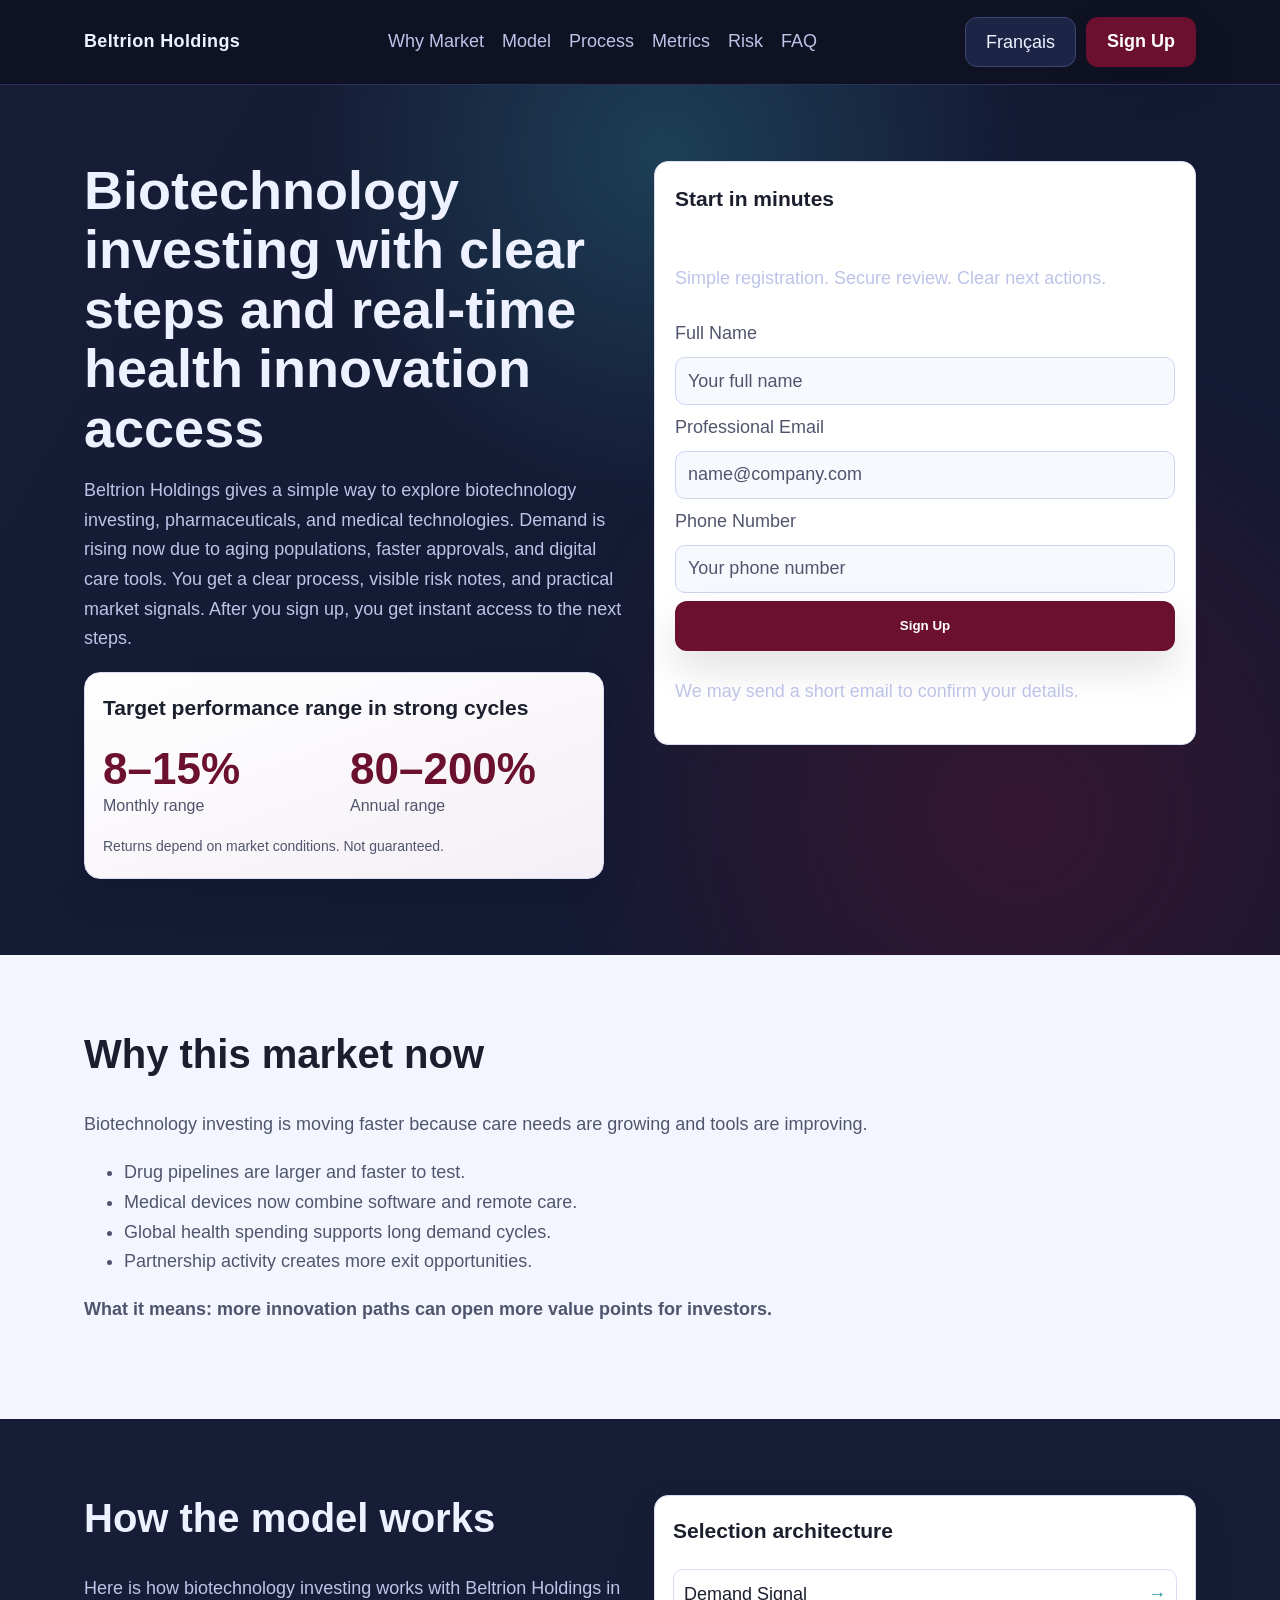
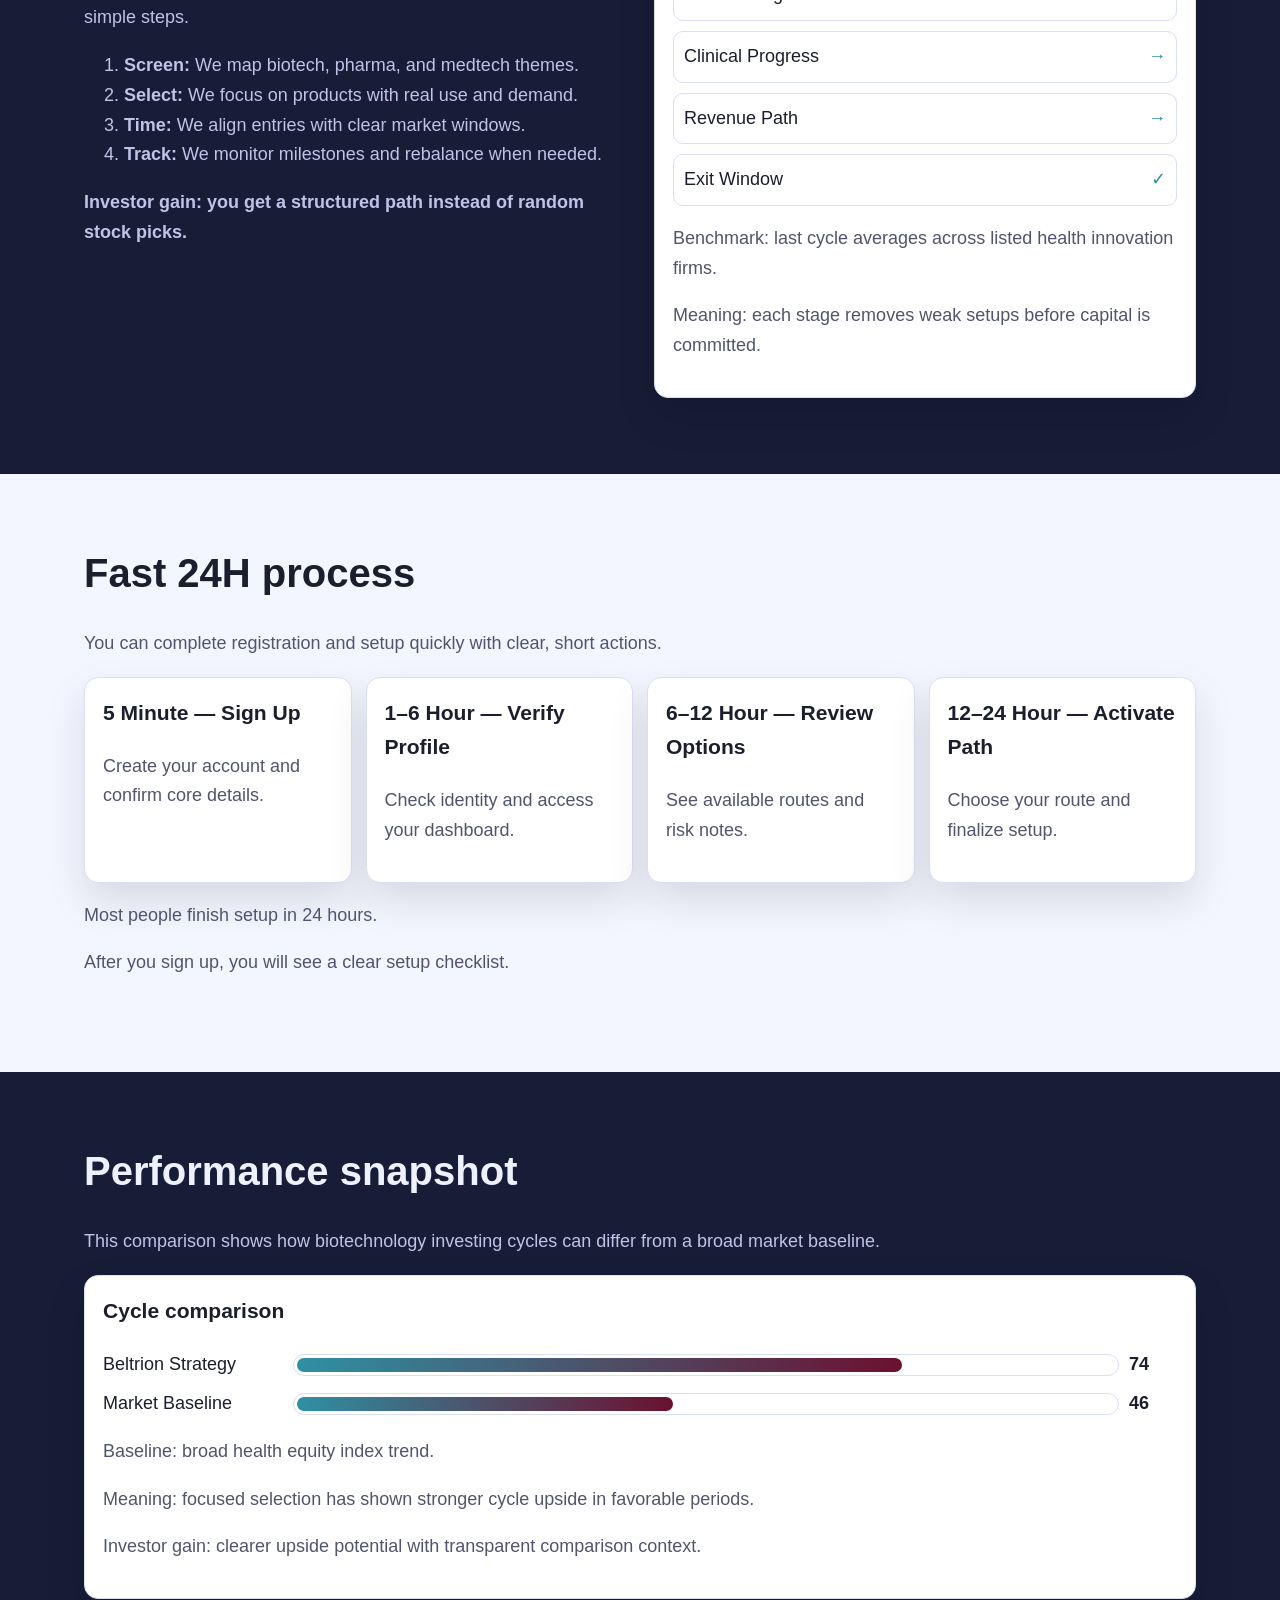
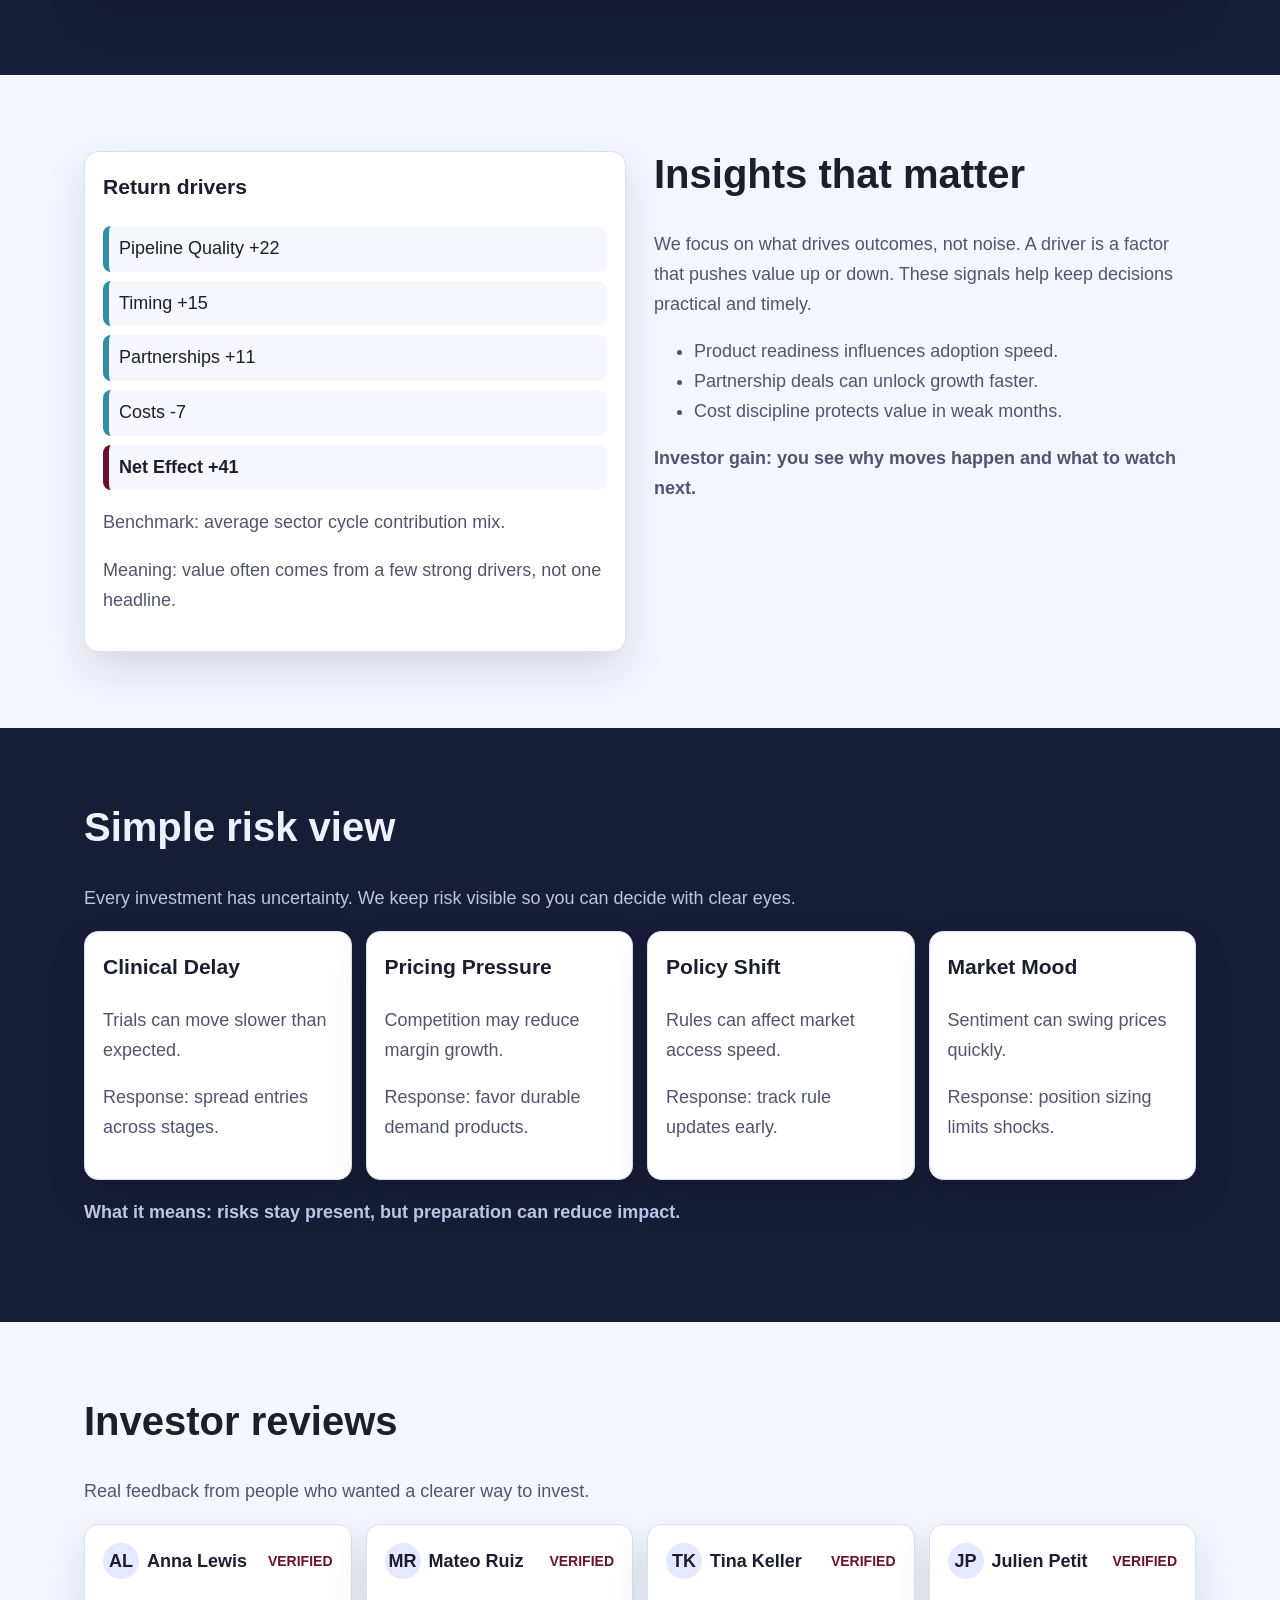
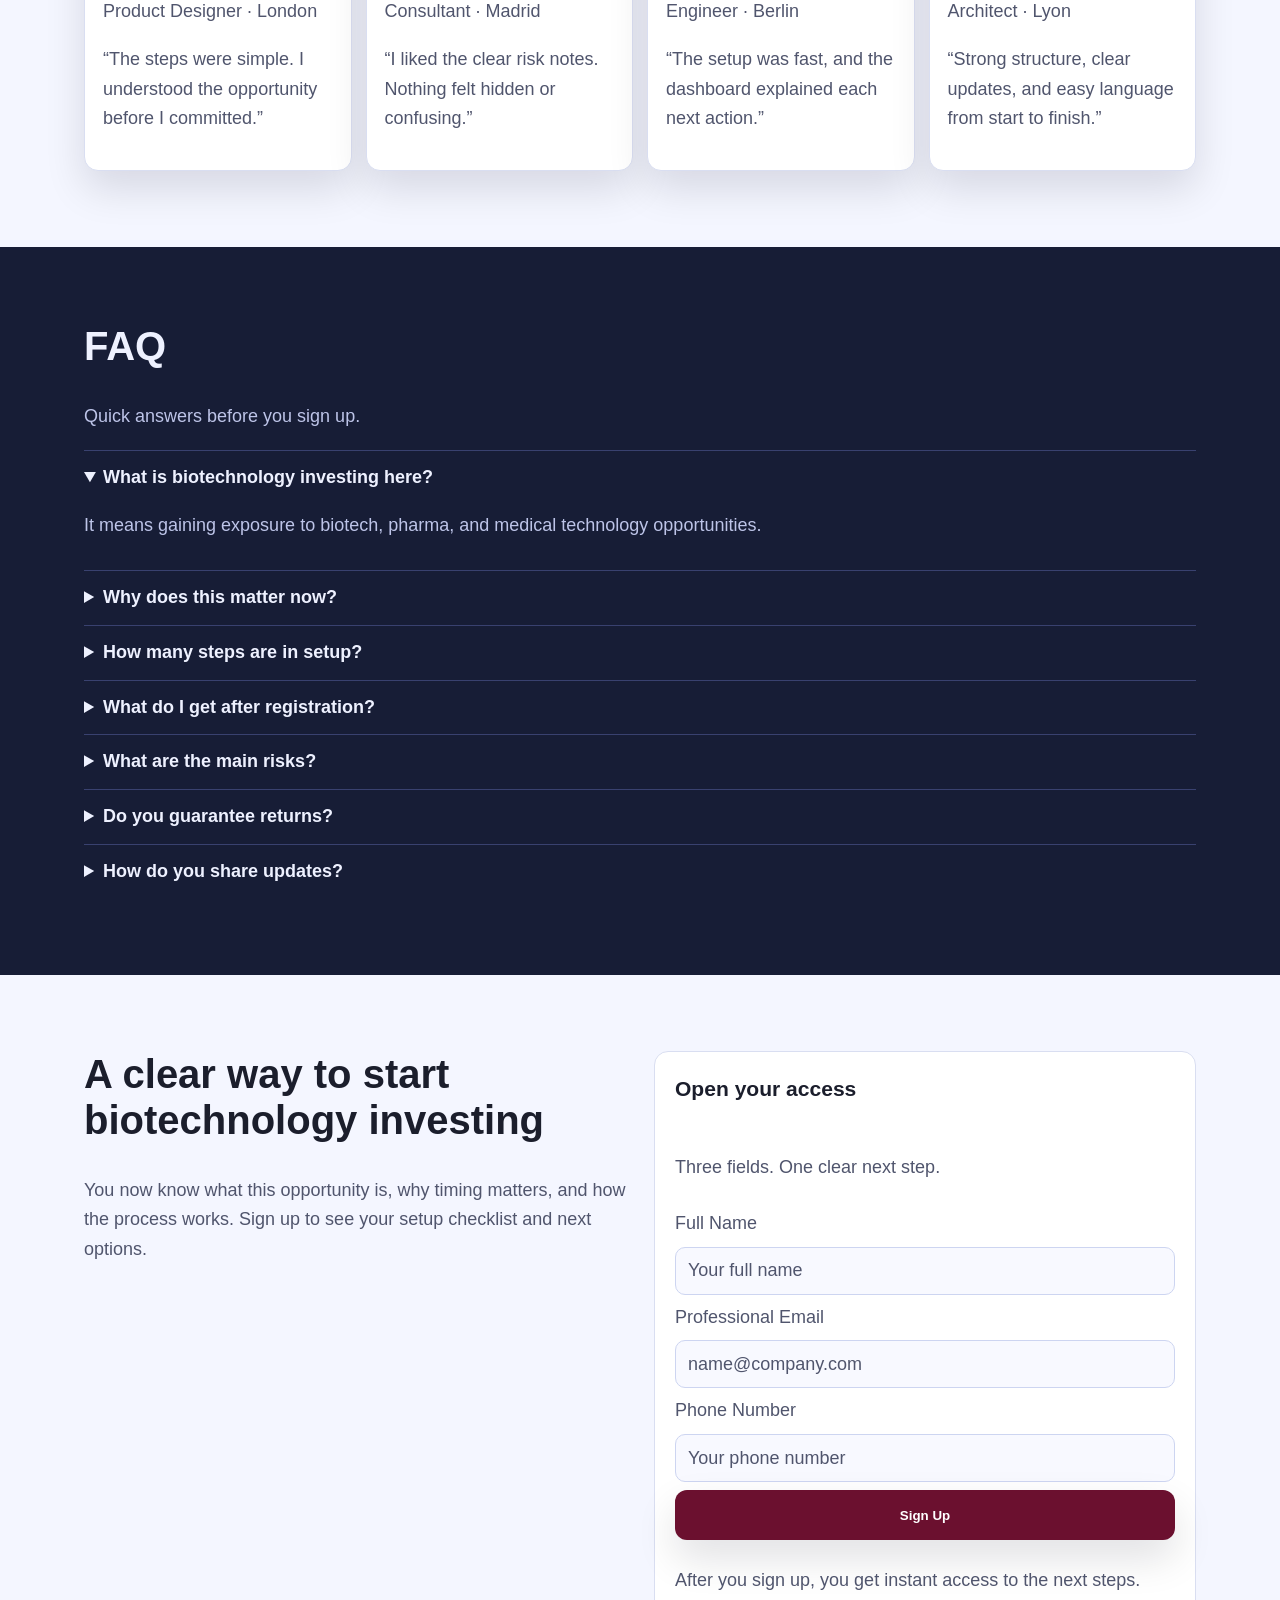
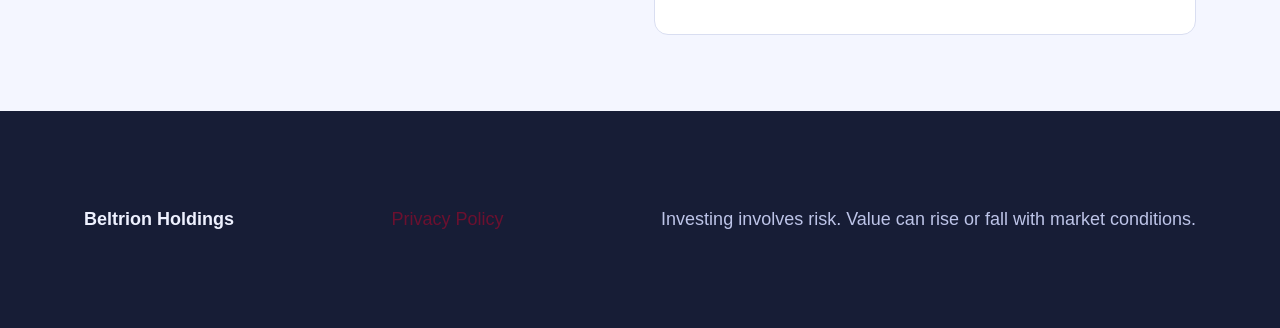
<file: fr/index.html>
<!doctype html>
<html lang="en">
<head>
  <meta charset="UTF-8" />
  <meta name="viewport" content="width=device-width, initial-scale=1.0" />
  <title>Beltrion Holdings FR | Biotechnology Investing</title>
  <meta name="description" content="A premium biotechnology investing page with clear process, metrics, and signup." />
  <link rel="canonical" href="https://beltrionholdings.com/fr/index.html" />
  <meta property="og:title" content="Beltrion Holdings FR | Biotechnology Investing" />
  <meta property="og:description" content="A premium biotechnology investing page with clear process, metrics, and signup." />
  <meta property="og:type" content="website" />
  <meta property="og:url" content="https://beltrionholdings.com/fr/index.html" />
  <meta property="twitter:card" content="summary_large_image" />
  <meta property="twitter:title" content="Beltrion Holdings FR | Biotechnology Investing" />
  <meta property="twitter:description" content="A premium biotechnology investing page with clear process, metrics, and signup." />
  <link rel="alternate" hreflang="en" href="https://beltrionholdings.com/index.html" />
  <link rel="alternate" hreflang="de" href="https://beltrionholdings.com/de/index.html" />
  <link rel="alternate" hreflang="fr" href="https://beltrionholdings.com/fr/index.html" />
  <link rel="alternate" hreflang="es" href="https://beltrionholdings.com/es/index.html" />
  <link rel="alternate" hreflang="it" href="https://beltrionholdings.com/it/index.html" />
  <link rel="alternate" hreflang="tr" href="https://beltrionholdings.com/tr/index.html" />
  <link rel="alternate" hreflang="pt" href="https://beltrionholdings.com/pt/index.html" />
  <link rel="alternate" hreflang="ja" href="https://beltrionholdings.com/jp/index.html" />
  <link rel="alternate" hreflang="sk" href="https://beltrionholdings.com/sk/index.html" />
  <link rel="alternate" hreflang="nl-BE" href="https://beltrionholdings.com/be/index.html" />
  <link rel="alternate" hreflang="x-default" href="https://beltrionholdings.com/index.html" />
  <link rel="stylesheet" href="../assets/style.css" />
  <script defer src="../assets/app.js"></script>
</head>
<body>
  <header class="site-header" aria-label="Main header">
    <div class="container header-wrap">
      <a class="brand" href="../index.html">Beltrion Holdings</a>
      <nav class="main-nav" aria-label="Primary navigation">
        <a href="#why">Why Market</a><a href="#model">Model</a><a href="#process">Process</a><a href="#metrics">Metrics</a><a href="#risk">Risk</a><a href="#faq">FAQ</a>
      </nav>
      <div class="header-actions">
        <div class="lang-dropdown" data-lang>
          <button class="lang-btn" aria-expanded="false" aria-haspopup="listbox">Français</button>
          <div class="lang-menu" role="listbox">
            <a href="../index.html"><img loading="lazy" src="https://flagcdn.com/gb.svg" alt="GB flag" width="18" height="14">English</a><a href="../de/index.html"><img loading="lazy" src="https://flagcdn.com/de.svg" alt="DE flag" width="18" height="14">Deutsch</a><a href="../fr/index.html"><img loading="lazy" src="https://flagcdn.com/fr.svg" alt="FR flag" width="18" height="14">Français</a><a href="../es/index.html"><img loading="lazy" src="https://flagcdn.com/es.svg" alt="ES flag" width="18" height="14">Español</a><a href="../it/index.html"><img loading="lazy" src="https://flagcdn.com/it.svg" alt="IT flag" width="18" height="14">Italiano</a><a href="../tr/index.html"><img loading="lazy" src="https://flagcdn.com/tr.svg" alt="TR flag" width="18" height="14">Türkçe</a><a href="../pt/index.html"><img loading="lazy" src="https://flagcdn.com/pt.svg" alt="PT flag" width="18" height="14">Português</a><a href="../jp/index.html"><img loading="lazy" src="https://flagcdn.com/jp.svg" alt="JP flag" width="18" height="14">日本語</a><a href="../sk/index.html"><img loading="lazy" src="https://flagcdn.com/sk.svg" alt="SK flag" width="18" height="14">Slovak</a><a href="../be/index.html"><img loading="lazy" src="https://flagcdn.com/be.svg" alt="BE flag" width="18" height="14">Nederlands (BE)</a>
          </div>
        </div>
        <a class="btn btn-primary" href="#final-form">Sign Up</a>
        <button class="burger" aria-label="Open menu" aria-controls="mobile-drawer" aria-expanded="false"><span></span><span></span><span></span></button>
      </div>
    </div>
  </header>

  <aside id="mobile-drawer" class="mobile-drawer" aria-hidden="true">
    <div class="drawer-panel" role="dialog" aria-modal="true" aria-label="Mobile menu">
      <button class="drawer-close" aria-label="Close menu">✕</button>
      <nav class="drawer-nav" aria-label="Mobile navigation">
        <a href="#why">Why Market</a><a href="#model">Model</a><a href="#process">Process</a><a href="#metrics">Metrics</a><a href="#risk">Risk</a><a href="#faq">FAQ</a>
      </nav>
      <div class="lang-dropdown" data-lang>
        <button class="lang-btn" aria-expanded="false" aria-haspopup="listbox">Français</button>
        <div class="lang-menu" role="listbox"><a href="../index.html"><img loading="lazy" src="https://flagcdn.com/gb.svg" alt="GB flag" width="18" height="14">English</a><a href="../de/index.html"><img loading="lazy" src="https://flagcdn.com/de.svg" alt="DE flag" width="18" height="14">Deutsch</a><a href="../fr/index.html"><img loading="lazy" src="https://flagcdn.com/fr.svg" alt="FR flag" width="18" height="14">Français</a><a href="../es/index.html"><img loading="lazy" src="https://flagcdn.com/es.svg" alt="ES flag" width="18" height="14">Español</a><a href="../it/index.html"><img loading="lazy" src="https://flagcdn.com/it.svg" alt="IT flag" width="18" height="14">Italiano</a><a href="../tr/index.html"><img loading="lazy" src="https://flagcdn.com/tr.svg" alt="TR flag" width="18" height="14">Türkçe</a><a href="../pt/index.html"><img loading="lazy" src="https://flagcdn.com/pt.svg" alt="PT flag" width="18" height="14">Português</a><a href="../jp/index.html"><img loading="lazy" src="https://flagcdn.com/jp.svg" alt="JP flag" width="18" height="14">日本語</a><a href="../sk/index.html"><img loading="lazy" src="https://flagcdn.com/sk.svg" alt="SK flag" width="18" height="14">Slovak</a><a href="../be/index.html"><img loading="lazy" src="https://flagcdn.com/be.svg" alt="BE flag" width="18" height="14">Nederlands (BE)</a></div>
      </div>
      <a class="btn btn-primary" href="#final-form">Sign Up</a>
    </div>
  </aside>

  <main>
    <section class="section dark hero" id="top">
      <div class="decor"></div>
      <div class="container hero-grid">
        <div>
          <h1>Biotechnology investing with clear steps and real-time health innovation access</h1>
          <p>Beltrion Holdings gives a simple way to explore biotechnology investing, pharmaceuticals, and medical technologies. Demand is rising now due to aging populations, faster approvals, and digital care tools. You get a clear process, visible risk notes, and practical market signals. After you sign up, you get instant access to the next steps.</p>
          <div class="performance-panel" aria-label="Performance Range">
            <h3>Target performance range in strong cycles</h3>
            <div class="perf-split">
              <div><strong>8–15%</strong><span>Monthly range</span></div>
              <div><strong>80–200%</strong><span>Annual range</span></div>
            </div>
            <small>Returns depend on market conditions. Not guaranteed.</small>
          </div>
        </div>
        <form class="form-card" id="hero-form" aria-label="Lead form">
          <h3 class="form-title">Start in minutes</h3>
          <p class="form-sub">Simple registration. Secure review. Clear next actions.</p>
          <label for="hero-name">Full Name</label>
          <input id="hero-name" name="name" type="text" placeholder="Your full name" required />
          <label for="hero-email">Professional Email</label>
          <input id="hero-email" name="email" type="email" placeholder="name@company.com" required />
          <label for="hero-phone">Phone Number</label>
          <input id="hero-phone" name="phone" type="tel" placeholder="Your phone number" required />
          <button type="submit" class="btn btn-primary">Sign Up</button>
          <p class="muted">We may send a short email to confirm your details.</p>
        </form>
      </div>
    </section>

    <section class="section light" id="why"><div class="container"><h2>Why this market now</h2><p>Biotechnology investing is moving faster because care needs are growing and tools are improving.</p><ul><li>Drug pipelines are larger and faster to test.</li><li>Medical devices now combine software and remote care.</li><li>Global health spending supports long demand cycles.</li><li>Partnership activity creates more exit opportunities.</li></ul><p class="investor-meaning">What it means: more innovation paths can open more value points for investors.</p></div></section>

    <section class="section dark" id="model"><div class="container split"><div><h2>How the model works</h2><p>Here is how biotechnology investing works with Beltrion Holdings in simple steps.</p><ol><li><strong>Screen:</strong> We map biotech, pharma, and medtech themes.</li><li><strong>Select:</strong> We focus on products with real use and demand.</li><li><strong>Time:</strong> We align entries with clear market windows.</li><li><strong>Track:</strong> We monitor milestones and rebalance when needed.</li></ol><p class="investor-meaning">Investor gain: you get a structured path instead of random stock picks.</p></div><div class="card architecture"><h3>Selection architecture</h3><div class="flow"><span>Demand Signal</span><span>Clinical Progress</span><span>Revenue Path</span><span>Exit Window</span></div><p class="muted">Benchmark: last cycle averages across listed health innovation firms.</p><p>Meaning: each stage removes weak setups before capital is committed.</p></div></div></section>

    <section class="section light" id="process"><div class="container"><h2>Fast 24H process</h2><p>You can complete registration and setup quickly with clear, short actions.</p><div class="timeline"><div class="card"><h3>5 Minute — Sign Up</h3><p>Create your account and confirm core details.</p></div><div class="card"><h3>1–6 Hour — Verify Profile</h3><p>Check identity and access your dashboard.</p></div><div class="card"><h3>6–12 Hour — Review Options</h3><p>See available routes and risk notes.</p></div><div class="card"><h3>12–24 Hour — Activate Path</h3><p>Choose your route and finalize setup.</p></div></div><p>Most people finish setup in 24 hours.</p><p>After you sign up, you will see a clear setup checklist.</p></div></section>

    <section class="section dark" id="metrics"><div class="container"><h2>Performance snapshot</h2><p>This comparison shows how biotechnology investing cycles can differ from a broad market baseline.</p><div class="compare-bars card"><h3>Cycle comparison</h3><div class="bar-row"><span>Beltrion Strategy</span><div><i style="width:74%"></i></div><b>74</b></div><div class="bar-row"><span>Market Baseline</span><div><i style="width:46%"></i></div><b>46</b></div><p class="muted">Baseline: broad health equity index trend.</p><p>Meaning: focused selection has shown stronger cycle upside in favorable periods.</p><p>Investor gain: clearer upside potential with transparent comparison context.</p></div></div></section>

    <section class="section light" id="insights"><div class="container split"><div class="card waterfall"><h3>Return drivers</h3><div class="wf"><span>Pipeline Quality +22</span><span>Timing +15</span><span>Partnerships +11</span><span>Costs -7</span><span>Net Effect +41</span></div><p class="muted">Benchmark: average sector cycle contribution mix.</p><p>Meaning: value often comes from a few strong drivers, not one headline.</p></div><div><h2>Insights that matter</h2><p>We focus on what drives outcomes, not noise. A driver is a factor that pushes value up or down. These signals help keep decisions practical and timely.</p><ul><li>Product readiness influences adoption speed.</li><li>Partnership deals can unlock growth faster.</li><li>Cost discipline protects value in weak months.</li></ul><p class="investor-meaning">Investor gain: you see why moves happen and what to watch next.</p></div></div></section>

    <section class="section dark" id="risk"><div class="container"><h2>Simple risk view</h2><p>Every investment has uncertainty. We keep risk visible so you can decide with clear eyes.</p><div class="risk-grid"><article class="card"><h3>Clinical Delay</h3><p>Trials can move slower than expected.</p><p class="muted">Response: spread entries across stages.</p></article><article class="card"><h3>Pricing Pressure</h3><p>Competition may reduce margin growth.</p><p class="muted">Response: favor durable demand products.</p></article><article class="card"><h3>Policy Shift</h3><p>Rules can affect market access speed.</p><p class="muted">Response: track rule updates early.</p></article><article class="card"><h3>Market Mood</h3><p>Sentiment can swing prices quickly.</p><p class="muted">Response: position sizing limits shocks.</p></article></div><p class="investor-meaning">What it means: risks stay present, but preparation can reduce impact.</p></div></section>

    <section class="section light" id="reviews"><div class="container"><h2>Investor reviews</h2><p>Real feedback from people who wanted a clearer way to invest.</p><div class="reviews-grid"><article class="card review"><div class="r-head"><div class="avatar">AL</div><strong>Anna Lewis</strong><em>VERIFIED</em></div><p class="muted">Product Designer · London</p><p>“The steps were simple. I understood the opportunity before I committed.”</p></article><article class="card review"><div class="r-head"><div class="avatar">MR</div><strong>Mateo Ruiz</strong><em>VERIFIED</em></div><p class="muted">Consultant · Madrid</p><p>“I liked the clear risk notes. Nothing felt hidden or confusing.”</p></article><article class="card review"><div class="r-head"><div class="avatar">TK</div><strong>Tina Keller</strong><em>VERIFIED</em></div><p class="muted">Engineer · Berlin</p><p>“The setup was fast, and the dashboard explained each next action.”</p></article><article class="card review"><div class="r-head"><div class="avatar">JP</div><strong>Julien Petit</strong><em>VERIFIED</em></div><p class="muted">Architect · Lyon</p><p>“Strong structure, clear updates, and easy language from start to finish.”</p></article></div></div></section>

    <section class="section dark" id="faq"><div class="container"><h2>FAQ</h2><p>Quick answers before you sign up.</p><div class="faq-list">
      <details open><summary>What is biotechnology investing here?</summary><p>It means gaining exposure to biotech, pharma, and medical technology opportunities.</p></details>
      <details><summary>Why does this matter now?</summary><p>Health demand is growing, and innovation cycles are speeding up globally.</p></details>
      <details><summary>How many steps are in setup?</summary><p>There are four simple steps, and most people finish within 24 hours.</p></details>
      <details><summary>What do I get after registration?</summary><p>After you sign up, you can review the options and choose what to do next.</p></details>
      <details><summary>What are the main risks?</summary><p>Clinical delays, policy changes, pricing pressure, and market swings can affect outcomes.</p></details>
      <details><summary>Do you guarantee returns?</summary><p>No. Returns depend on market conditions and are never guaranteed.</p></details>
      <details><summary>How do you share updates?</summary><p>The platform shows key signals and clear status points as conditions change.</p></details>
    </div></div></section>

    <section class="section light final-cta" id="final-form"><div class="container split"><div><h2>A clear way to start biotechnology investing</h2><p>You now know what this opportunity is, why timing matters, and how the process works. Sign up to see your setup checklist and next options.</p></div><form class="form-card" aria-label="Final lead form"><h3 class="form-title">Open your access</h3><p class="form-sub">Three fields. One clear next step.</p><label for="final-name">Full Name</label><input id="final-name" type="text" placeholder="Your full name" required><label for="final-email">Professional Email</label><input id="final-email" type="email" placeholder="name@company.com" required><label for="final-phone">Phone Number</label><input id="final-phone" type="tel" placeholder="Your phone number" required><button class="btn btn-primary" type="submit">Sign Up</button><p class="muted">After you sign up, you get instant access to the next steps.</p></form></div></section>
  </main>

  <footer class="section dark site-footer"><div class="container footer-wrap"><strong>Beltrion Holdings</strong><a href="#" data-open-privacy>Privacy Policy</a><p class="muted">Investing involves risk. Value can rise or fall with market conditions.</p></div></footer>

  <div class="privacy-modal" aria-hidden="true" role="dialog" aria-modal="true" aria-label="Privacy Policy">
    <div class="privacy-card">
      <button class="modal-x" aria-label="Close privacy policy">✕</button>
      <h2>Privacy Policy</h2>
      <h3>Introduction</h3><p>We explain what data we use and why.</p>
      <h3>Data collection</h3><p>We collect name, email, phone, and basic device data.</p>
      <h3>Legal basis</h3><p>We process data to provide access and improve service quality.</p>
      <h3>Cookies</h3><p>Cookies support login flow, security, and basic analytics.</p>
      <h3>Retention</h3><p>Data is stored only as long as needed for service and law.</p>
      <h3>Third-party sharing</h3><p>Trusted vendors help with hosting, email, and platform delivery.</p>
      <h3>Security</h3><p>We use encryption, access controls, and monitoring safeguards.</p>
      <h3>User rights</h3><p>You can request access, correction, deletion, or export.</p>
      <h3>International transfers</h3><p>Some data may be processed across regions with protections.</p>
      <h3>Industry risk disclosure</h3><p>Investment information is educational and not a guaranteed outcome.</p>
      <h3>Contact</h3><p>Email privacy@beltrionholdings.com for privacy requests.</p>
      <div class="modal-footer"><button class="btn btn-secondary" data-close-privacy>Close</button></div>
    </div>
  </div>

  <script type="application/ld+json">
  {
    "@context":"https://schema.org",
    "@graph":[
      {"@type":"Organization","name":"Beltrion Holdings","url":"https://beltrionholdings.com/"},
      {"@type":"WebSite","name":"Beltrion Holdings","url":"https://beltrionholdings.com/"},
      {"@type":"FAQPage","mainEntity":[
        {"@type":"Question","name":"What is biotechnology investing here?","acceptedAnswer":{"@type":"Answer","text":"It means gaining exposure to biotech, pharma, and medical technology opportunities."}},
        {"@type":"Question","name":"Do you guarantee returns?","acceptedAnswer":{"@type":"Answer","text":"No. Returns depend on market conditions and are never guaranteed."}}
      ]},
      {"@type":"Review","author":{"@type":"Person","name":"Anna Lewis"},"reviewBody":"The steps were simple. I understood the opportunity before I committed.","reviewRating":{"@type":"Rating","ratingValue":"5"}}
    ]
  }
  </script>
</body>
</html>
</file>
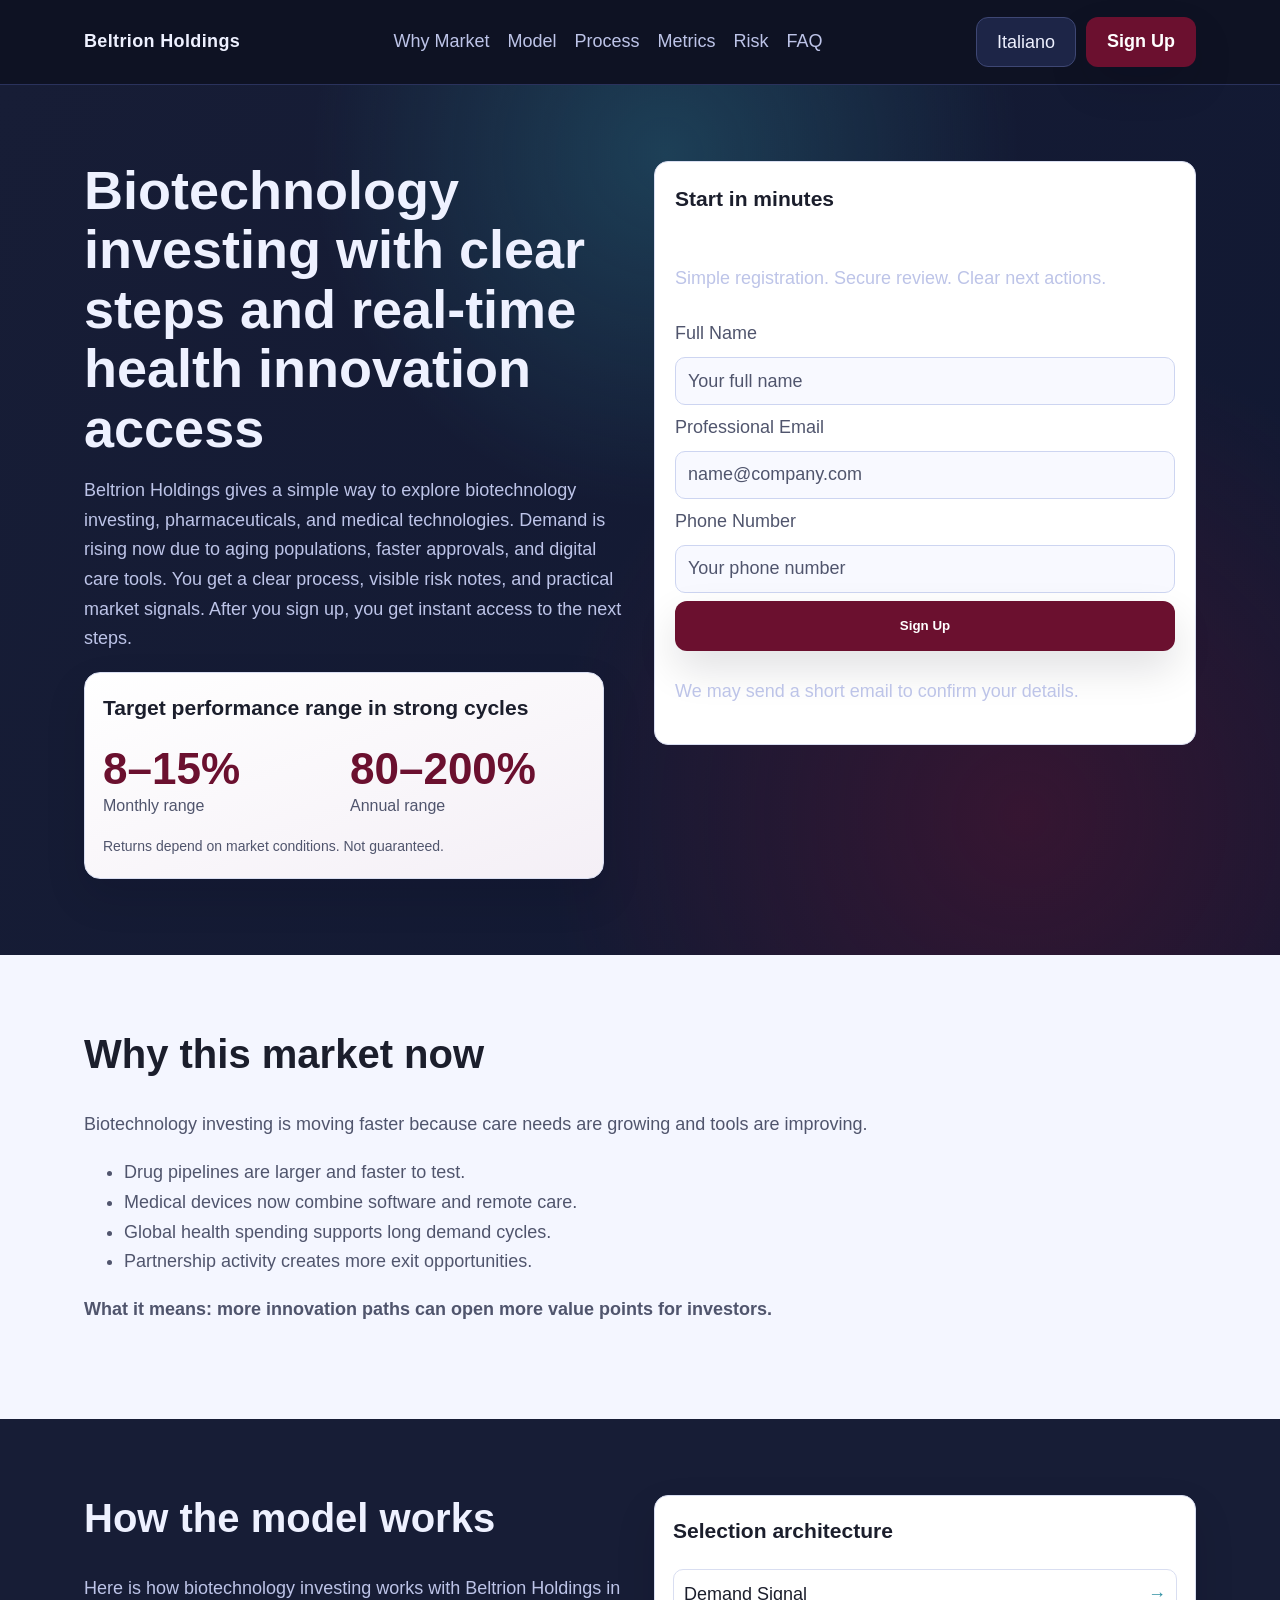
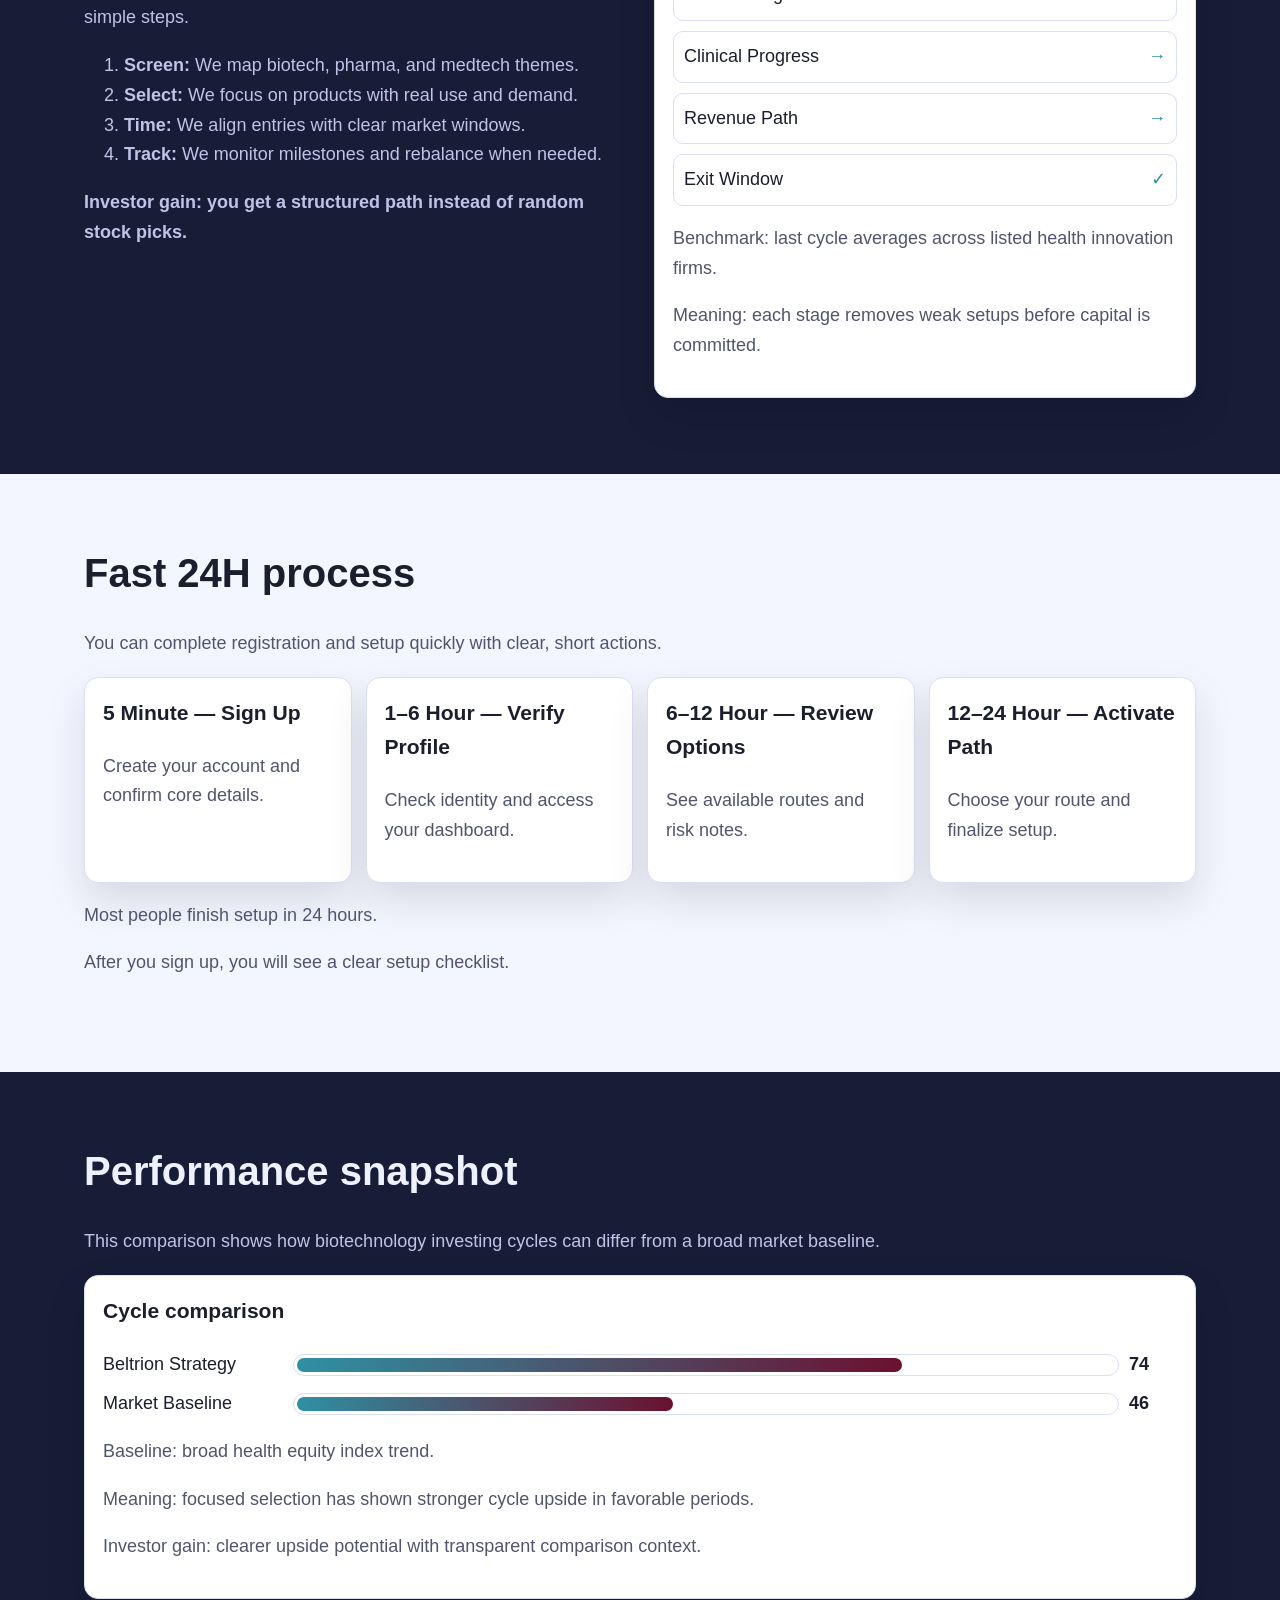
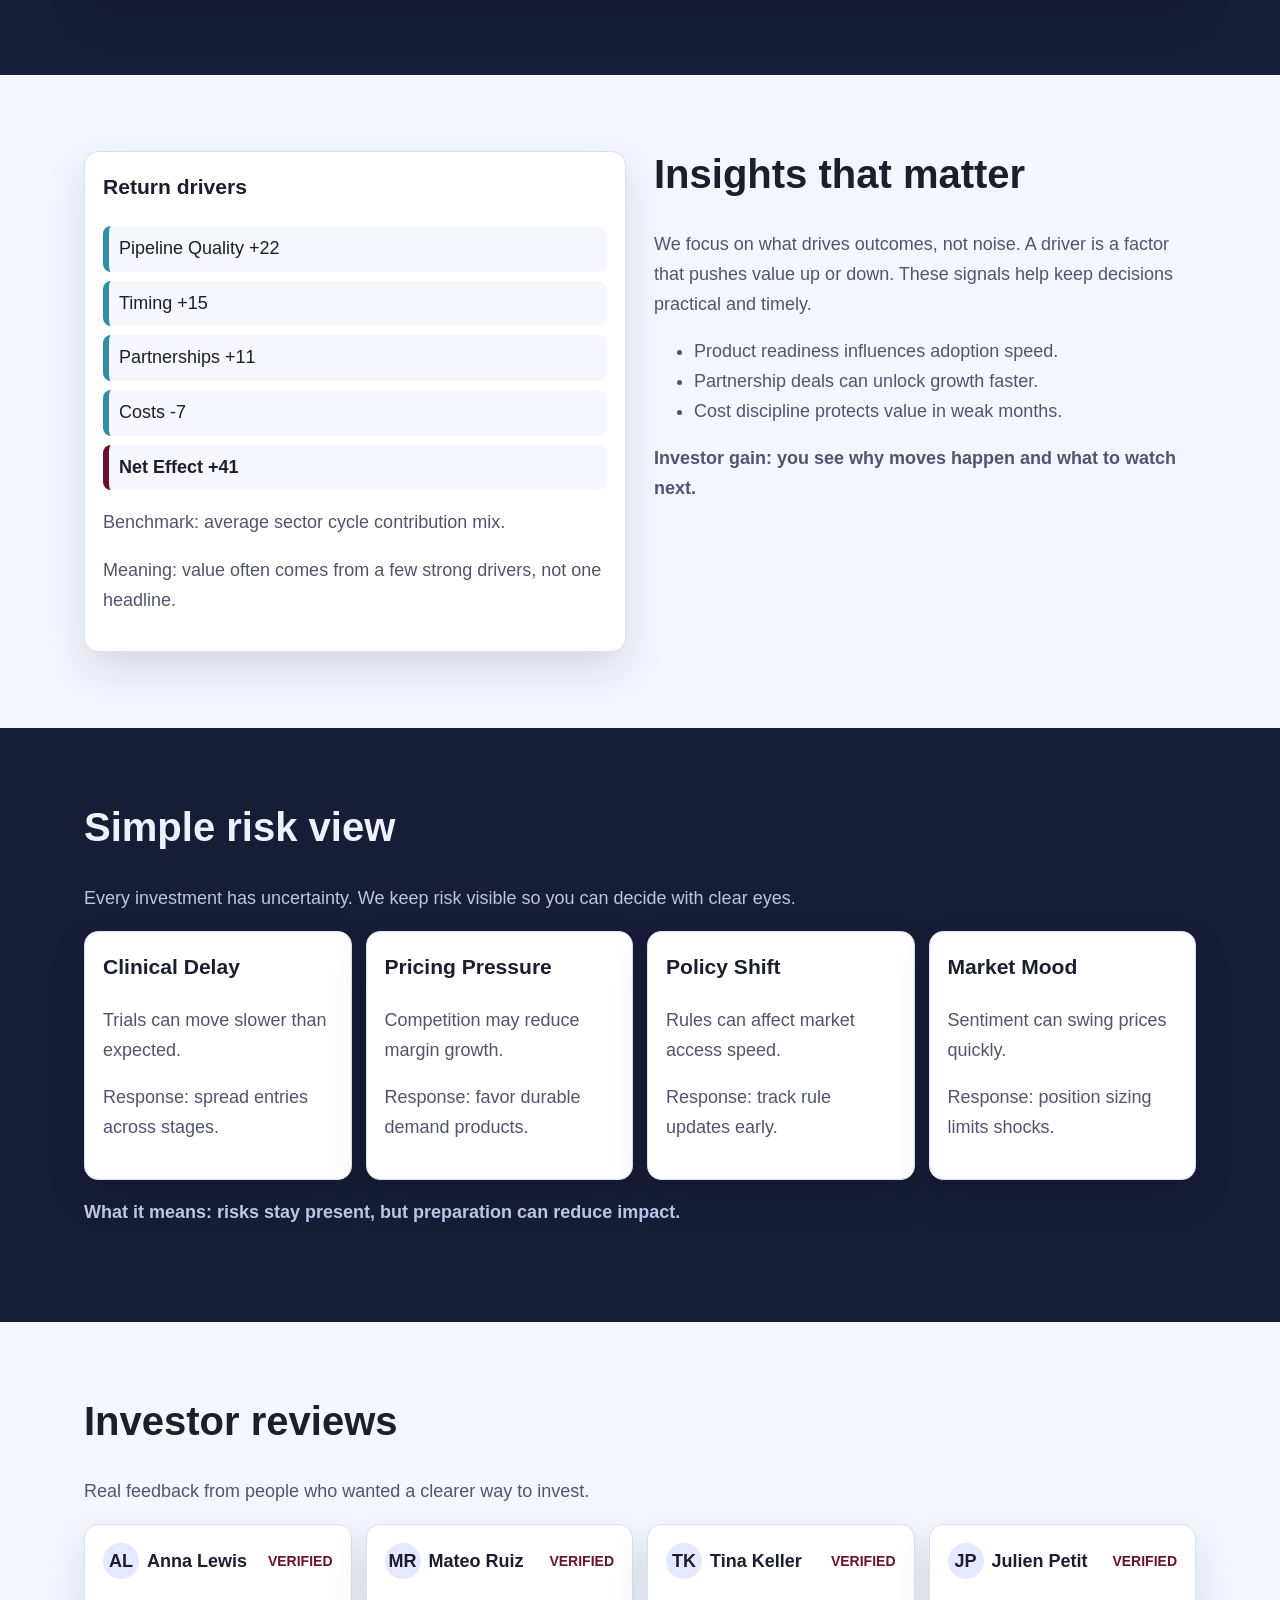
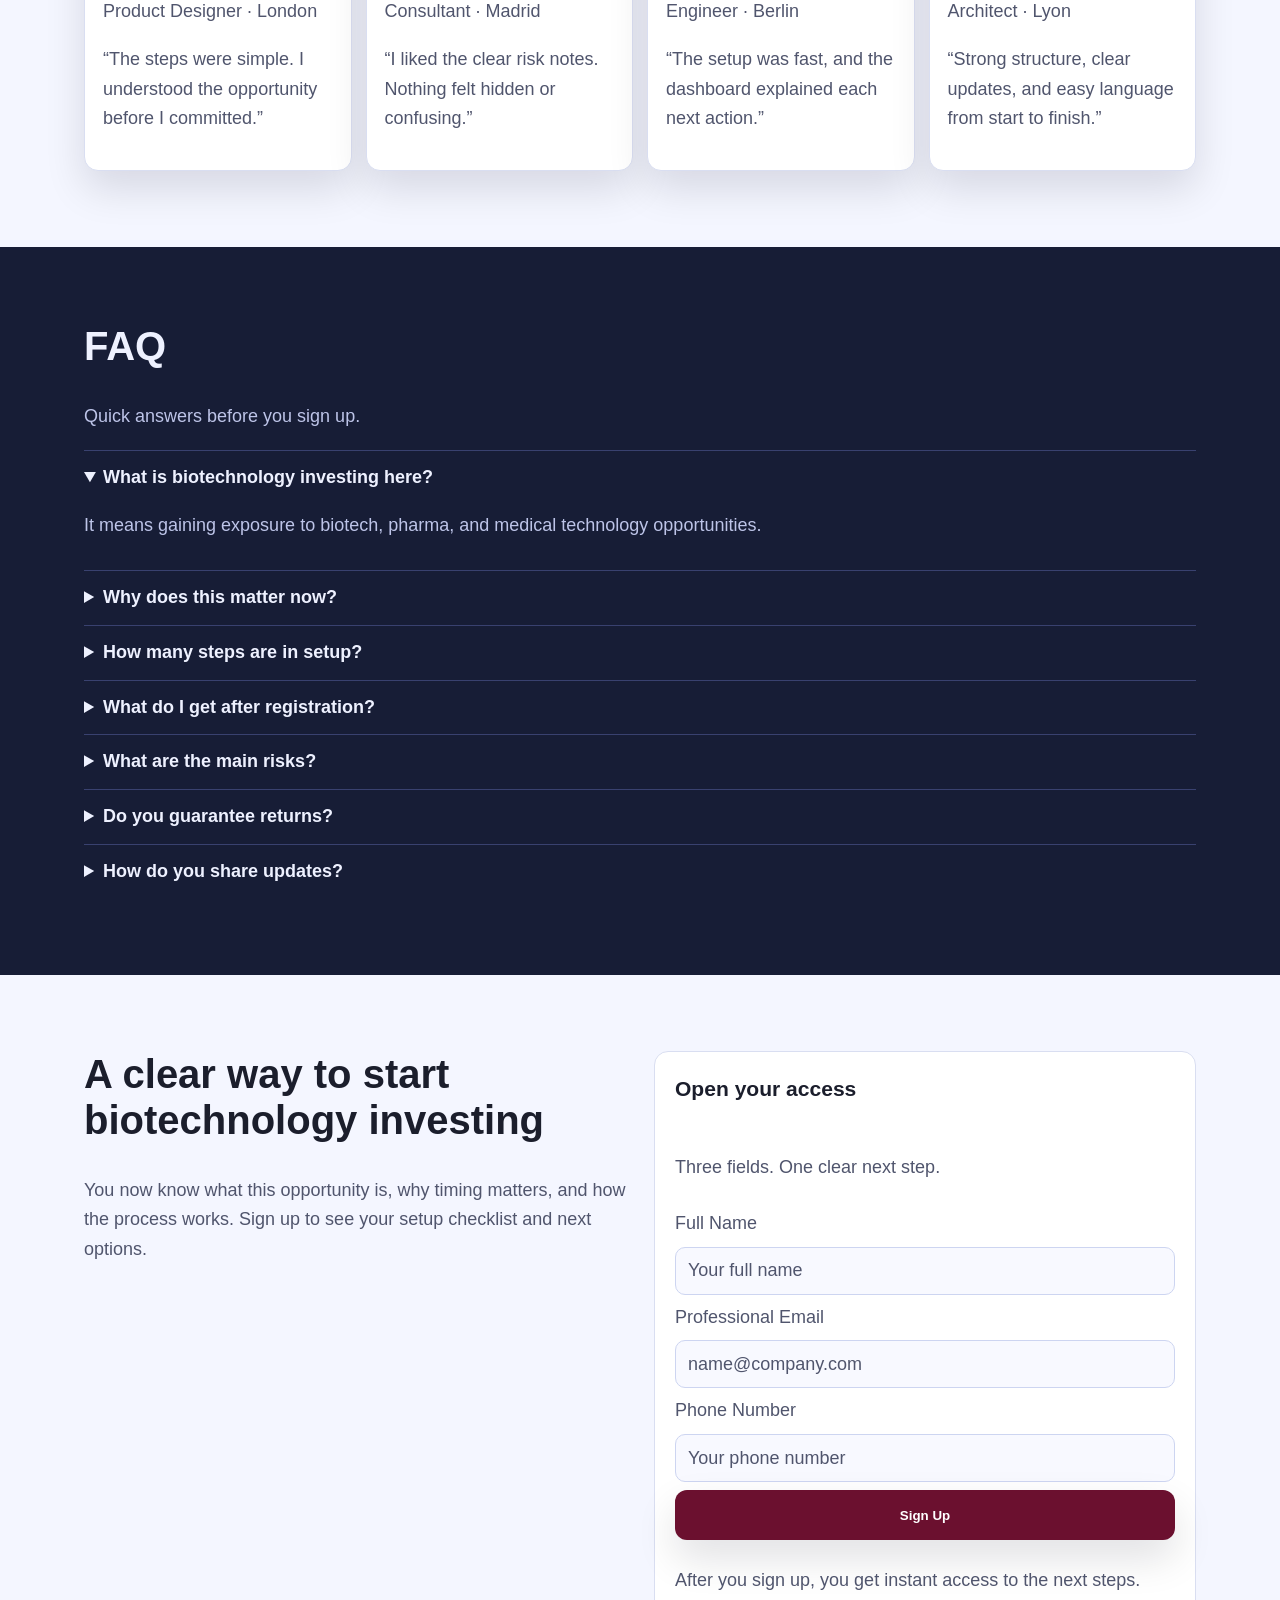
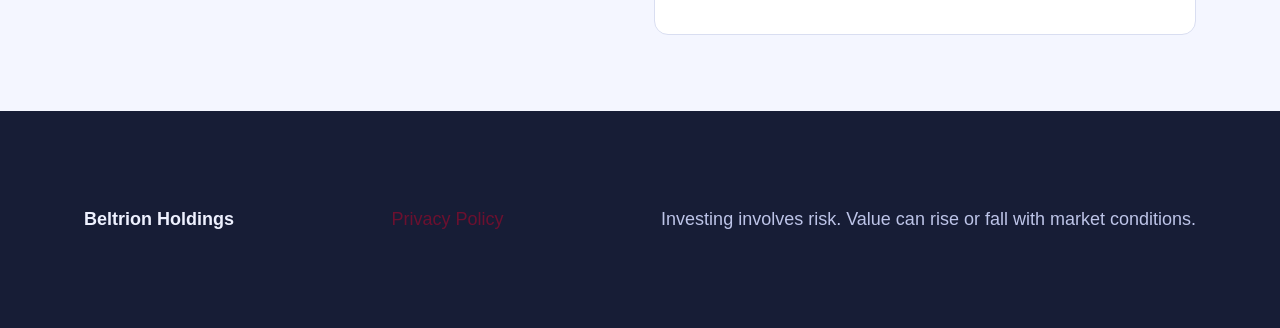
<file: it/index.html>
<!doctype html>
<html lang="en">
<head>
  <meta charset="UTF-8" />
  <meta name="viewport" content="width=device-width, initial-scale=1.0" />
  <title>Beltrion Holdings IT | Biotechnology Investing</title>
  <meta name="description" content="Learn biotechnology investing through short sections, data visuals, and risk notes." />
  <link rel="canonical" href="https://beltrionholdings.com/it/index.html" />
  <meta property="og:title" content="Beltrion Holdings IT | Biotechnology Investing" />
  <meta property="og:description" content="Learn biotechnology investing through short sections, data visuals, and risk notes." />
  <meta property="og:type" content="website" />
  <meta property="og:url" content="https://beltrionholdings.com/it/index.html" />
  <meta property="twitter:card" content="summary_large_image" />
  <meta property="twitter:title" content="Beltrion Holdings IT | Biotechnology Investing" />
  <meta property="twitter:description" content="Learn biotechnology investing through short sections, data visuals, and risk notes." />
  <link rel="alternate" hreflang="en" href="https://beltrionholdings.com/index.html" />
  <link rel="alternate" hreflang="de" href="https://beltrionholdings.com/de/index.html" />
  <link rel="alternate" hreflang="fr" href="https://beltrionholdings.com/fr/index.html" />
  <link rel="alternate" hreflang="es" href="https://beltrionholdings.com/es/index.html" />
  <link rel="alternate" hreflang="it" href="https://beltrionholdings.com/it/index.html" />
  <link rel="alternate" hreflang="tr" href="https://beltrionholdings.com/tr/index.html" />
  <link rel="alternate" hreflang="pt" href="https://beltrionholdings.com/pt/index.html" />
  <link rel="alternate" hreflang="ja" href="https://beltrionholdings.com/jp/index.html" />
  <link rel="alternate" hreflang="sk" href="https://beltrionholdings.com/sk/index.html" />
  <link rel="alternate" hreflang="nl-BE" href="https://beltrionholdings.com/be/index.html" />
  <link rel="alternate" hreflang="x-default" href="https://beltrionholdings.com/index.html" />
  <link rel="stylesheet" href="../assets/style.css" />
  <script defer src="../assets/app.js"></script>
</head>
<body>
  <header class="site-header" aria-label="Main header">
    <div class="container header-wrap">
      <a class="brand" href="../index.html">Beltrion Holdings</a>
      <nav class="main-nav" aria-label="Primary navigation">
        <a href="#why">Why Market</a><a href="#model">Model</a><a href="#process">Process</a><a href="#metrics">Metrics</a><a href="#risk">Risk</a><a href="#faq">FAQ</a>
      </nav>
      <div class="header-actions">
        <div class="lang-dropdown" data-lang>
          <button class="lang-btn" aria-expanded="false" aria-haspopup="listbox">Italiano</button>
          <div class="lang-menu" role="listbox">
            <a href="../index.html"><img loading="lazy" src="https://flagcdn.com/gb.svg" alt="GB flag" width="18" height="14">English</a><a href="../de/index.html"><img loading="lazy" src="https://flagcdn.com/de.svg" alt="DE flag" width="18" height="14">Deutsch</a><a href="../fr/index.html"><img loading="lazy" src="https://flagcdn.com/fr.svg" alt="FR flag" width="18" height="14">Français</a><a href="../es/index.html"><img loading="lazy" src="https://flagcdn.com/es.svg" alt="ES flag" width="18" height="14">Español</a><a href="../it/index.html"><img loading="lazy" src="https://flagcdn.com/it.svg" alt="IT flag" width="18" height="14">Italiano</a><a href="../tr/index.html"><img loading="lazy" src="https://flagcdn.com/tr.svg" alt="TR flag" width="18" height="14">Türkçe</a><a href="../pt/index.html"><img loading="lazy" src="https://flagcdn.com/pt.svg" alt="PT flag" width="18" height="14">Português</a><a href="../jp/index.html"><img loading="lazy" src="https://flagcdn.com/jp.svg" alt="JP flag" width="18" height="14">日本語</a><a href="../sk/index.html"><img loading="lazy" src="https://flagcdn.com/sk.svg" alt="SK flag" width="18" height="14">Slovak</a><a href="../be/index.html"><img loading="lazy" src="https://flagcdn.com/be.svg" alt="BE flag" width="18" height="14">Nederlands (BE)</a>
          </div>
        </div>
        <a class="btn btn-primary" href="#final-form">Sign Up</a>
        <button class="burger" aria-label="Open menu" aria-controls="mobile-drawer" aria-expanded="false"><span></span><span></span><span></span></button>
      </div>
    </div>
  </header>

  <aside id="mobile-drawer" class="mobile-drawer" aria-hidden="true">
    <div class="drawer-panel" role="dialog" aria-modal="true" aria-label="Mobile menu">
      <button class="drawer-close" aria-label="Close menu">✕</button>
      <nav class="drawer-nav" aria-label="Mobile navigation">
        <a href="#why">Why Market</a><a href="#model">Model</a><a href="#process">Process</a><a href="#metrics">Metrics</a><a href="#risk">Risk</a><a href="#faq">FAQ</a>
      </nav>
      <div class="lang-dropdown" data-lang>
        <button class="lang-btn" aria-expanded="false" aria-haspopup="listbox">Italiano</button>
        <div class="lang-menu" role="listbox"><a href="../index.html"><img loading="lazy" src="https://flagcdn.com/gb.svg" alt="GB flag" width="18" height="14">English</a><a href="../de/index.html"><img loading="lazy" src="https://flagcdn.com/de.svg" alt="DE flag" width="18" height="14">Deutsch</a><a href="../fr/index.html"><img loading="lazy" src="https://flagcdn.com/fr.svg" alt="FR flag" width="18" height="14">Français</a><a href="../es/index.html"><img loading="lazy" src="https://flagcdn.com/es.svg" alt="ES flag" width="18" height="14">Español</a><a href="../it/index.html"><img loading="lazy" src="https://flagcdn.com/it.svg" alt="IT flag" width="18" height="14">Italiano</a><a href="../tr/index.html"><img loading="lazy" src="https://flagcdn.com/tr.svg" alt="TR flag" width="18" height="14">Türkçe</a><a href="../pt/index.html"><img loading="lazy" src="https://flagcdn.com/pt.svg" alt="PT flag" width="18" height="14">Português</a><a href="../jp/index.html"><img loading="lazy" src="https://flagcdn.com/jp.svg" alt="JP flag" width="18" height="14">日本語</a><a href="../sk/index.html"><img loading="lazy" src="https://flagcdn.com/sk.svg" alt="SK flag" width="18" height="14">Slovak</a><a href="../be/index.html"><img loading="lazy" src="https://flagcdn.com/be.svg" alt="BE flag" width="18" height="14">Nederlands (BE)</a></div>
      </div>
      <a class="btn btn-primary" href="#final-form">Sign Up</a>
    </div>
  </aside>

  <main>
    <section class="section dark hero" id="top">
      <div class="decor"></div>
      <div class="container hero-grid">
        <div>
          <h1>Biotechnology investing with clear steps and real-time health innovation access</h1>
          <p>Beltrion Holdings gives a simple way to explore biotechnology investing, pharmaceuticals, and medical technologies. Demand is rising now due to aging populations, faster approvals, and digital care tools. You get a clear process, visible risk notes, and practical market signals. After you sign up, you get instant access to the next steps.</p>
          <div class="performance-panel" aria-label="Performance Range">
            <h3>Target performance range in strong cycles</h3>
            <div class="perf-split">
              <div><strong>8–15%</strong><span>Monthly range</span></div>
              <div><strong>80–200%</strong><span>Annual range</span></div>
            </div>
            <small>Returns depend on market conditions. Not guaranteed.</small>
          </div>
        </div>
        <form class="form-card" id="hero-form" aria-label="Lead form">
          <h3 class="form-title">Start in minutes</h3>
          <p class="form-sub">Simple registration. Secure review. Clear next actions.</p>
          <label for="hero-name">Full Name</label>
          <input id="hero-name" name="name" type="text" placeholder="Your full name" required />
          <label for="hero-email">Professional Email</label>
          <input id="hero-email" name="email" type="email" placeholder="name@company.com" required />
          <label for="hero-phone">Phone Number</label>
          <input id="hero-phone" name="phone" type="tel" placeholder="Your phone number" required />
          <button type="submit" class="btn btn-primary">Sign Up</button>
          <p class="muted">We may send a short email to confirm your details.</p>
        </form>
      </div>
    </section>

    <section class="section light" id="why"><div class="container"><h2>Why this market now</h2><p>Biotechnology investing is moving faster because care needs are growing and tools are improving.</p><ul><li>Drug pipelines are larger and faster to test.</li><li>Medical devices now combine software and remote care.</li><li>Global health spending supports long demand cycles.</li><li>Partnership activity creates more exit opportunities.</li></ul><p class="investor-meaning">What it means: more innovation paths can open more value points for investors.</p></div></section>

    <section class="section dark" id="model"><div class="container split"><div><h2>How the model works</h2><p>Here is how biotechnology investing works with Beltrion Holdings in simple steps.</p><ol><li><strong>Screen:</strong> We map biotech, pharma, and medtech themes.</li><li><strong>Select:</strong> We focus on products with real use and demand.</li><li><strong>Time:</strong> We align entries with clear market windows.</li><li><strong>Track:</strong> We monitor milestones and rebalance when needed.</li></ol><p class="investor-meaning">Investor gain: you get a structured path instead of random stock picks.</p></div><div class="card architecture"><h3>Selection architecture</h3><div class="flow"><span>Demand Signal</span><span>Clinical Progress</span><span>Revenue Path</span><span>Exit Window</span></div><p class="muted">Benchmark: last cycle averages across listed health innovation firms.</p><p>Meaning: each stage removes weak setups before capital is committed.</p></div></div></section>

    <section class="section light" id="process"><div class="container"><h2>Fast 24H process</h2><p>You can complete registration and setup quickly with clear, short actions.</p><div class="timeline"><div class="card"><h3>5 Minute — Sign Up</h3><p>Create your account and confirm core details.</p></div><div class="card"><h3>1–6 Hour — Verify Profile</h3><p>Check identity and access your dashboard.</p></div><div class="card"><h3>6–12 Hour — Review Options</h3><p>See available routes and risk notes.</p></div><div class="card"><h3>12–24 Hour — Activate Path</h3><p>Choose your route and finalize setup.</p></div></div><p>Most people finish setup in 24 hours.</p><p>After you sign up, you will see a clear setup checklist.</p></div></section>

    <section class="section dark" id="metrics"><div class="container"><h2>Performance snapshot</h2><p>This comparison shows how biotechnology investing cycles can differ from a broad market baseline.</p><div class="compare-bars card"><h3>Cycle comparison</h3><div class="bar-row"><span>Beltrion Strategy</span><div><i style="width:74%"></i></div><b>74</b></div><div class="bar-row"><span>Market Baseline</span><div><i style="width:46%"></i></div><b>46</b></div><p class="muted">Baseline: broad health equity index trend.</p><p>Meaning: focused selection has shown stronger cycle upside in favorable periods.</p><p>Investor gain: clearer upside potential with transparent comparison context.</p></div></div></section>

    <section class="section light" id="insights"><div class="container split"><div class="card waterfall"><h3>Return drivers</h3><div class="wf"><span>Pipeline Quality +22</span><span>Timing +15</span><span>Partnerships +11</span><span>Costs -7</span><span>Net Effect +41</span></div><p class="muted">Benchmark: average sector cycle contribution mix.</p><p>Meaning: value often comes from a few strong drivers, not one headline.</p></div><div><h2>Insights that matter</h2><p>We focus on what drives outcomes, not noise. A driver is a factor that pushes value up or down. These signals help keep decisions practical and timely.</p><ul><li>Product readiness influences adoption speed.</li><li>Partnership deals can unlock growth faster.</li><li>Cost discipline protects value in weak months.</li></ul><p class="investor-meaning">Investor gain: you see why moves happen and what to watch next.</p></div></div></section>

    <section class="section dark" id="risk"><div class="container"><h2>Simple risk view</h2><p>Every investment has uncertainty. We keep risk visible so you can decide with clear eyes.</p><div class="risk-grid"><article class="card"><h3>Clinical Delay</h3><p>Trials can move slower than expected.</p><p class="muted">Response: spread entries across stages.</p></article><article class="card"><h3>Pricing Pressure</h3><p>Competition may reduce margin growth.</p><p class="muted">Response: favor durable demand products.</p></article><article class="card"><h3>Policy Shift</h3><p>Rules can affect market access speed.</p><p class="muted">Response: track rule updates early.</p></article><article class="card"><h3>Market Mood</h3><p>Sentiment can swing prices quickly.</p><p class="muted">Response: position sizing limits shocks.</p></article></div><p class="investor-meaning">What it means: risks stay present, but preparation can reduce impact.</p></div></section>

    <section class="section light" id="reviews"><div class="container"><h2>Investor reviews</h2><p>Real feedback from people who wanted a clearer way to invest.</p><div class="reviews-grid"><article class="card review"><div class="r-head"><div class="avatar">AL</div><strong>Anna Lewis</strong><em>VERIFIED</em></div><p class="muted">Product Designer · London</p><p>“The steps were simple. I understood the opportunity before I committed.”</p></article><article class="card review"><div class="r-head"><div class="avatar">MR</div><strong>Mateo Ruiz</strong><em>VERIFIED</em></div><p class="muted">Consultant · Madrid</p><p>“I liked the clear risk notes. Nothing felt hidden or confusing.”</p></article><article class="card review"><div class="r-head"><div class="avatar">TK</div><strong>Tina Keller</strong><em>VERIFIED</em></div><p class="muted">Engineer · Berlin</p><p>“The setup was fast, and the dashboard explained each next action.”</p></article><article class="card review"><div class="r-head"><div class="avatar">JP</div><strong>Julien Petit</strong><em>VERIFIED</em></div><p class="muted">Architect · Lyon</p><p>“Strong structure, clear updates, and easy language from start to finish.”</p></article></div></div></section>

    <section class="section dark" id="faq"><div class="container"><h2>FAQ</h2><p>Quick answers before you sign up.</p><div class="faq-list">
      <details open><summary>What is biotechnology investing here?</summary><p>It means gaining exposure to biotech, pharma, and medical technology opportunities.</p></details>
      <details><summary>Why does this matter now?</summary><p>Health demand is growing, and innovation cycles are speeding up globally.</p></details>
      <details><summary>How many steps are in setup?</summary><p>There are four simple steps, and most people finish within 24 hours.</p></details>
      <details><summary>What do I get after registration?</summary><p>After you sign up, you can review the options and choose what to do next.</p></details>
      <details><summary>What are the main risks?</summary><p>Clinical delays, policy changes, pricing pressure, and market swings can affect outcomes.</p></details>
      <details><summary>Do you guarantee returns?</summary><p>No. Returns depend on market conditions and are never guaranteed.</p></details>
      <details><summary>How do you share updates?</summary><p>The platform shows key signals and clear status points as conditions change.</p></details>
    </div></div></section>

    <section class="section light final-cta" id="final-form"><div class="container split"><div><h2>A clear way to start biotechnology investing</h2><p>You now know what this opportunity is, why timing matters, and how the process works. Sign up to see your setup checklist and next options.</p></div><form class="form-card" aria-label="Final lead form"><h3 class="form-title">Open your access</h3><p class="form-sub">Three fields. One clear next step.</p><label for="final-name">Full Name</label><input id="final-name" type="text" placeholder="Your full name" required><label for="final-email">Professional Email</label><input id="final-email" type="email" placeholder="name@company.com" required><label for="final-phone">Phone Number</label><input id="final-phone" type="tel" placeholder="Your phone number" required><button class="btn btn-primary" type="submit">Sign Up</button><p class="muted">After you sign up, you get instant access to the next steps.</p></form></div></section>
  </main>

  <footer class="section dark site-footer"><div class="container footer-wrap"><strong>Beltrion Holdings</strong><a href="#" data-open-privacy>Privacy Policy</a><p class="muted">Investing involves risk. Value can rise or fall with market conditions.</p></div></footer>

  <div class="privacy-modal" aria-hidden="true" role="dialog" aria-modal="true" aria-label="Privacy Policy">
    <div class="privacy-card">
      <button class="modal-x" aria-label="Close privacy policy">✕</button>
      <h2>Privacy Policy</h2>
      <h3>Introduction</h3><p>We explain what data we use and why.</p>
      <h3>Data collection</h3><p>We collect name, email, phone, and basic device data.</p>
      <h3>Legal basis</h3><p>We process data to provide access and improve service quality.</p>
      <h3>Cookies</h3><p>Cookies support login flow, security, and basic analytics.</p>
      <h3>Retention</h3><p>Data is stored only as long as needed for service and law.</p>
      <h3>Third-party sharing</h3><p>Trusted vendors help with hosting, email, and platform delivery.</p>
      <h3>Security</h3><p>We use encryption, access controls, and monitoring safeguards.</p>
      <h3>User rights</h3><p>You can request access, correction, deletion, or export.</p>
      <h3>International transfers</h3><p>Some data may be processed across regions with protections.</p>
      <h3>Industry risk disclosure</h3><p>Investment information is educational and not a guaranteed outcome.</p>
      <h3>Contact</h3><p>Email privacy@beltrionholdings.com for privacy requests.</p>
      <div class="modal-footer"><button class="btn btn-secondary" data-close-privacy>Close</button></div>
    </div>
  </div>

  <script type="application/ld+json">
  {
    "@context":"https://schema.org",
    "@graph":[
      {"@type":"Organization","name":"Beltrion Holdings","url":"https://beltrionholdings.com/"},
      {"@type":"WebSite","name":"Beltrion Holdings","url":"https://beltrionholdings.com/"},
      {"@type":"FAQPage","mainEntity":[
        {"@type":"Question","name":"What is biotechnology investing here?","acceptedAnswer":{"@type":"Answer","text":"It means gaining exposure to biotech, pharma, and medical technology opportunities."}},
        {"@type":"Question","name":"Do you guarantee returns?","acceptedAnswer":{"@type":"Answer","text":"No. Returns depend on market conditions and are never guaranteed."}}
      ]},
      {"@type":"Review","author":{"@type":"Person","name":"Anna Lewis"},"reviewBody":"The steps were simple. I understood the opportunity before I committed.","reviewRating":{"@type":"Rating","ratingValue":"5"}}
    ]
  }
  </script>
</body>
</html>
</file>
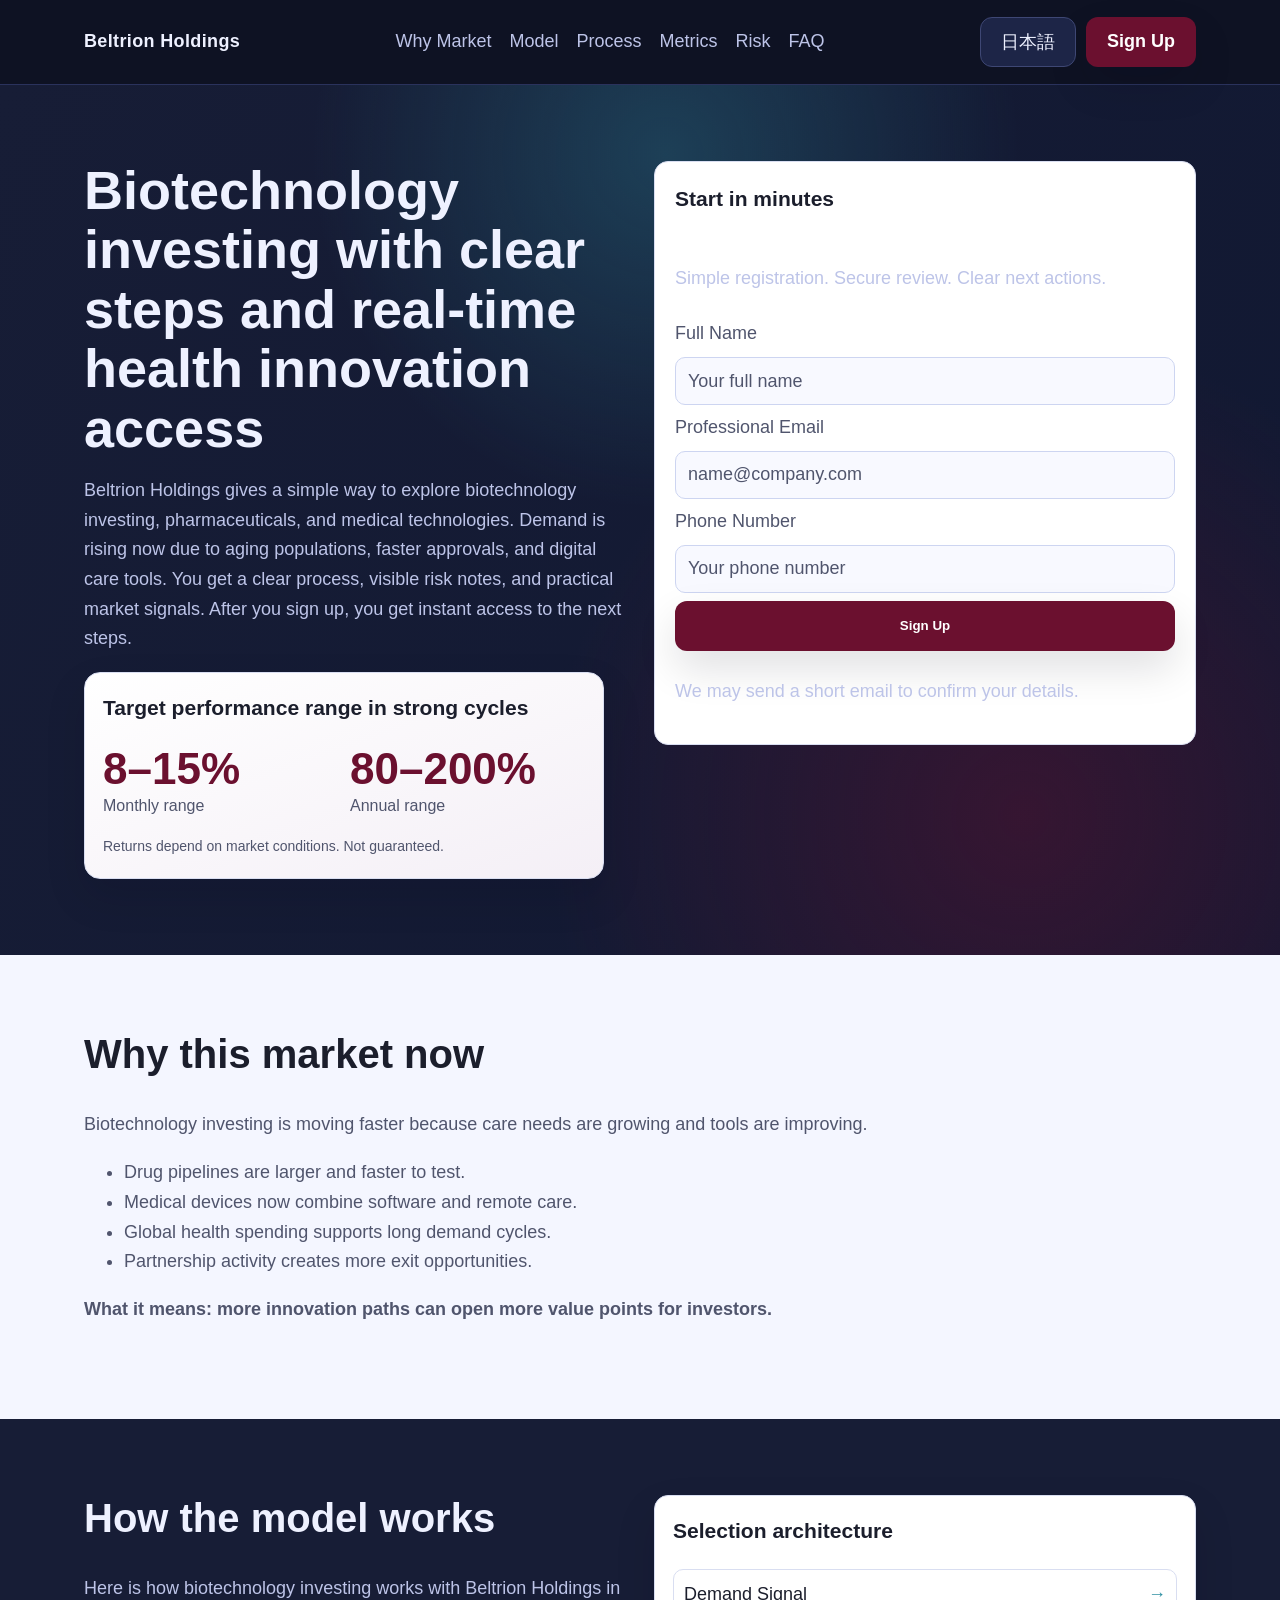
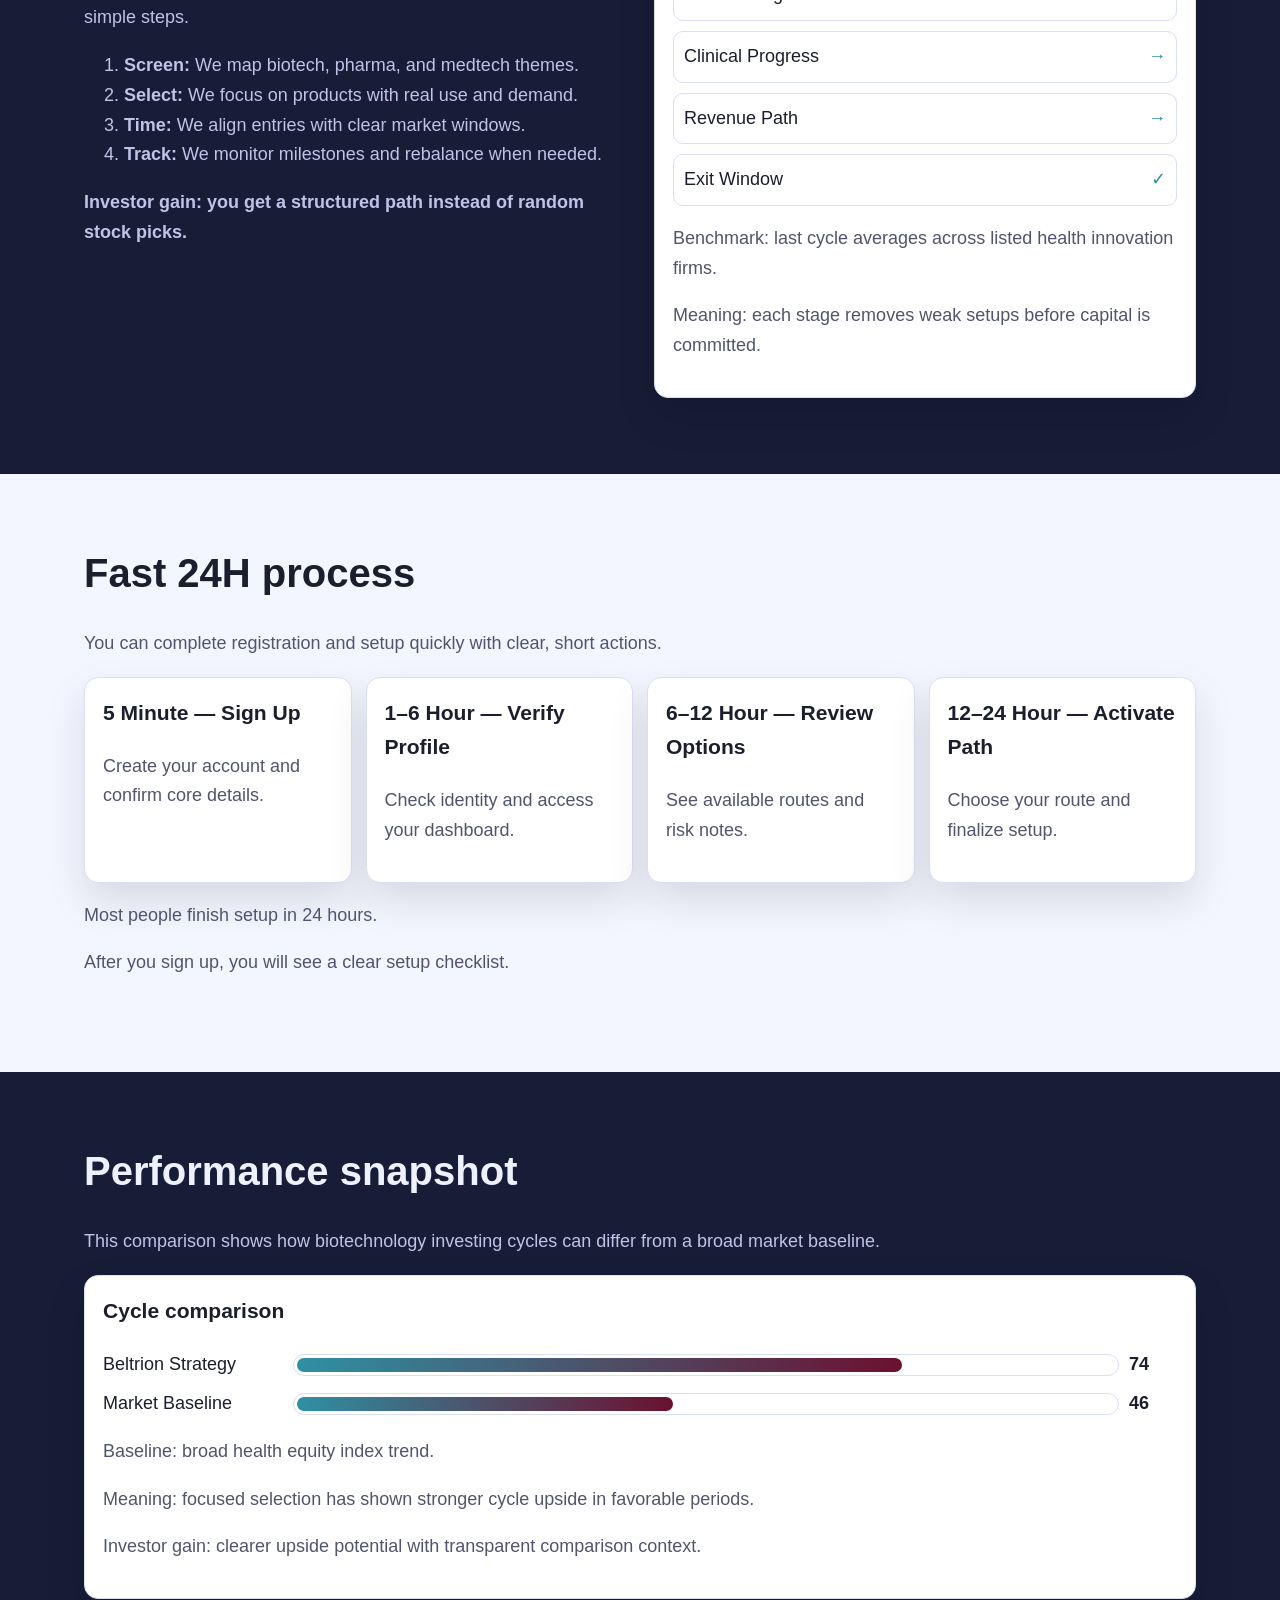
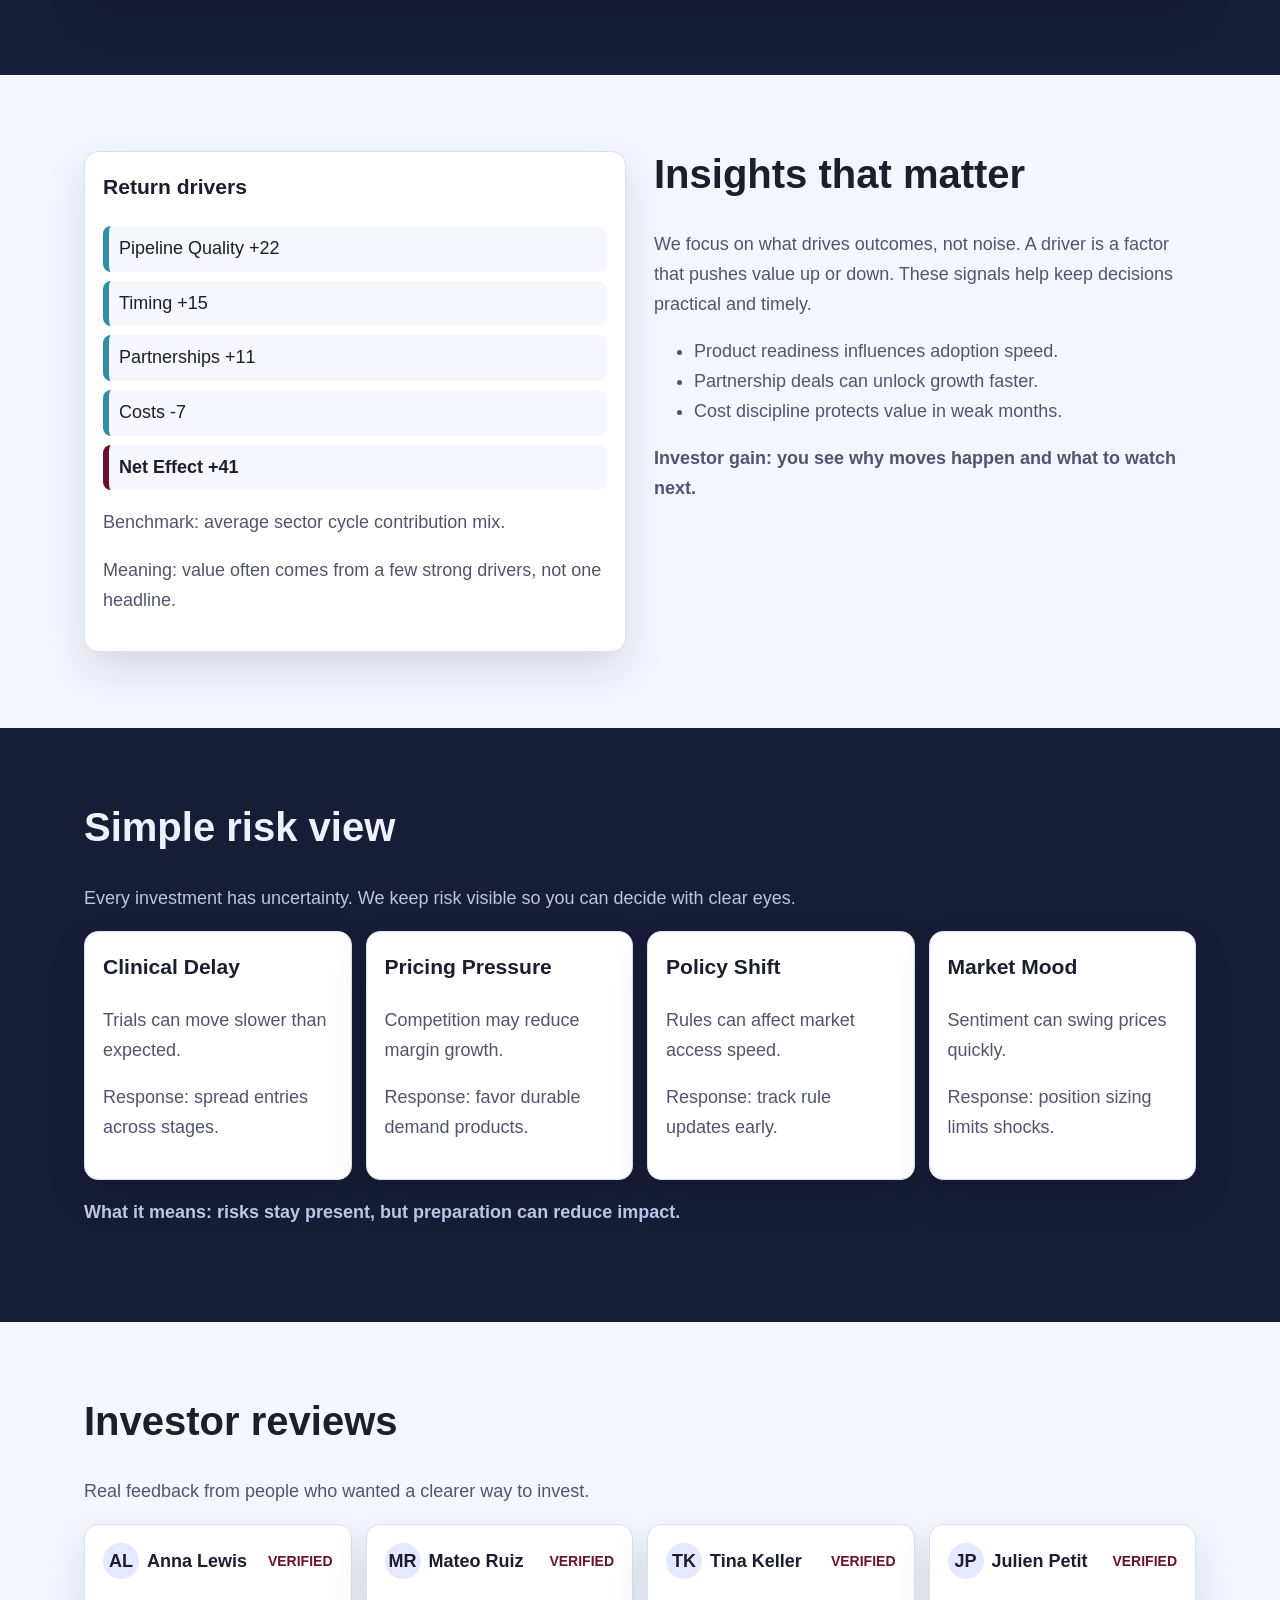
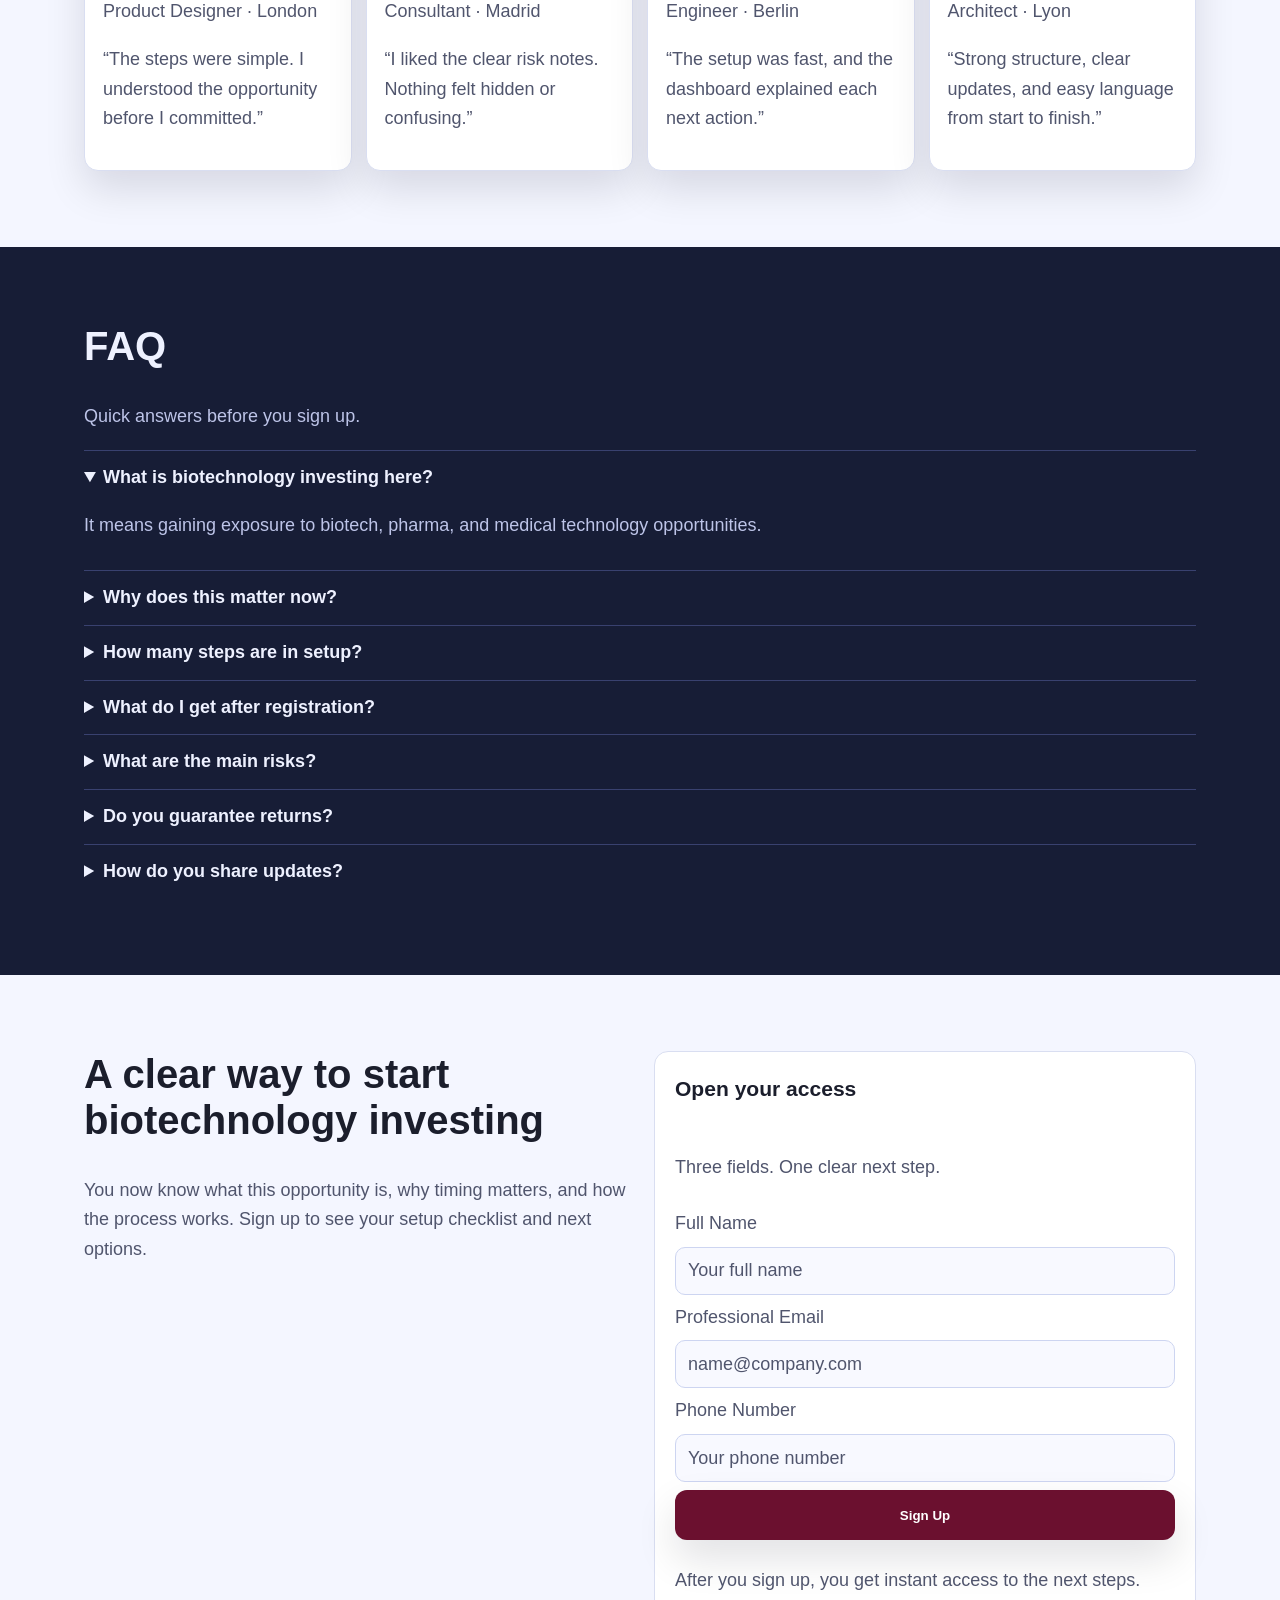
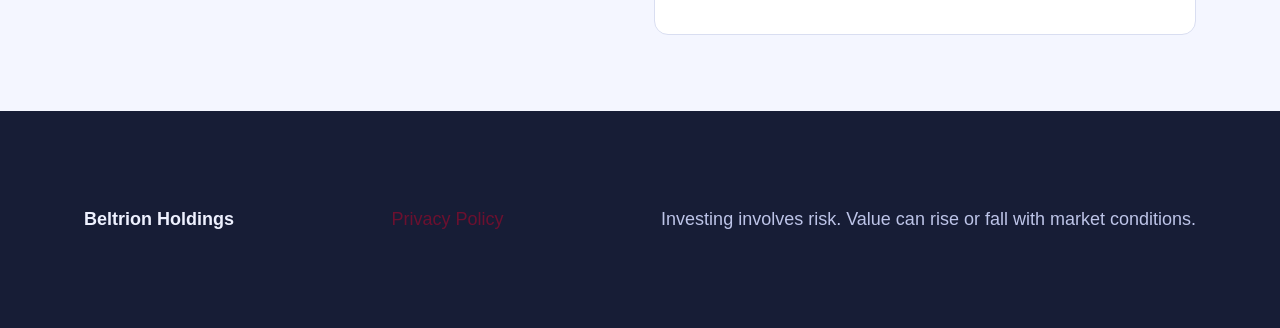
<file: jp/index.html>
<!doctype html>
<html lang="en">
<head>
  <meta charset="UTF-8" />
  <meta name="viewport" content="width=device-width, initial-scale=1.0" />
  <title>Beltrion Holdings JP | Biotechnology Investing</title>
  <meta name="description" content="Biotechnology investing explained in simple English for better decisions." />
  <link rel="canonical" href="https://beltrionholdings.com/jp/index.html" />
  <meta property="og:title" content="Beltrion Holdings JP | Biotechnology Investing" />
  <meta property="og:description" content="Biotechnology investing explained in simple English for better decisions." />
  <meta property="og:type" content="website" />
  <meta property="og:url" content="https://beltrionholdings.com/jp/index.html" />
  <meta property="twitter:card" content="summary_large_image" />
  <meta property="twitter:title" content="Beltrion Holdings JP | Biotechnology Investing" />
  <meta property="twitter:description" content="Biotechnology investing explained in simple English for better decisions." />
  <link rel="alternate" hreflang="en" href="https://beltrionholdings.com/index.html" />
  <link rel="alternate" hreflang="de" href="https://beltrionholdings.com/de/index.html" />
  <link rel="alternate" hreflang="fr" href="https://beltrionholdings.com/fr/index.html" />
  <link rel="alternate" hreflang="es" href="https://beltrionholdings.com/es/index.html" />
  <link rel="alternate" hreflang="it" href="https://beltrionholdings.com/it/index.html" />
  <link rel="alternate" hreflang="tr" href="https://beltrionholdings.com/tr/index.html" />
  <link rel="alternate" hreflang="pt" href="https://beltrionholdings.com/pt/index.html" />
  <link rel="alternate" hreflang="ja" href="https://beltrionholdings.com/jp/index.html" />
  <link rel="alternate" hreflang="sk" href="https://beltrionholdings.com/sk/index.html" />
  <link rel="alternate" hreflang="nl-BE" href="https://beltrionholdings.com/be/index.html" />
  <link rel="alternate" hreflang="x-default" href="https://beltrionholdings.com/index.html" />
  <link rel="stylesheet" href="../assets/style.css" />
  <script defer src="../assets/app.js"></script>
</head>
<body>
  <header class="site-header" aria-label="Main header">
    <div class="container header-wrap">
      <a class="brand" href="../index.html">Beltrion Holdings</a>
      <nav class="main-nav" aria-label="Primary navigation">
        <a href="#why">Why Market</a><a href="#model">Model</a><a href="#process">Process</a><a href="#metrics">Metrics</a><a href="#risk">Risk</a><a href="#faq">FAQ</a>
      </nav>
      <div class="header-actions">
        <div class="lang-dropdown" data-lang>
          <button class="lang-btn" aria-expanded="false" aria-haspopup="listbox">日本語</button>
          <div class="lang-menu" role="listbox">
            <a href="../index.html"><img loading="lazy" src="https://flagcdn.com/gb.svg" alt="GB flag" width="18" height="14">English</a><a href="../de/index.html"><img loading="lazy" src="https://flagcdn.com/de.svg" alt="DE flag" width="18" height="14">Deutsch</a><a href="../fr/index.html"><img loading="lazy" src="https://flagcdn.com/fr.svg" alt="FR flag" width="18" height="14">Français</a><a href="../es/index.html"><img loading="lazy" src="https://flagcdn.com/es.svg" alt="ES flag" width="18" height="14">Español</a><a href="../it/index.html"><img loading="lazy" src="https://flagcdn.com/it.svg" alt="IT flag" width="18" height="14">Italiano</a><a href="../tr/index.html"><img loading="lazy" src="https://flagcdn.com/tr.svg" alt="TR flag" width="18" height="14">Türkçe</a><a href="../pt/index.html"><img loading="lazy" src="https://flagcdn.com/pt.svg" alt="PT flag" width="18" height="14">Português</a><a href="../jp/index.html"><img loading="lazy" src="https://flagcdn.com/jp.svg" alt="JP flag" width="18" height="14">日本語</a><a href="../sk/index.html"><img loading="lazy" src="https://flagcdn.com/sk.svg" alt="SK flag" width="18" height="14">Slovak</a><a href="../be/index.html"><img loading="lazy" src="https://flagcdn.com/be.svg" alt="BE flag" width="18" height="14">Nederlands (BE)</a>
          </div>
        </div>
        <a class="btn btn-primary" href="#final-form">Sign Up</a>
        <button class="burger" aria-label="Open menu" aria-controls="mobile-drawer" aria-expanded="false"><span></span><span></span><span></span></button>
      </div>
    </div>
  </header>

  <aside id="mobile-drawer" class="mobile-drawer" aria-hidden="true">
    <div class="drawer-panel" role="dialog" aria-modal="true" aria-label="Mobile menu">
      <button class="drawer-close" aria-label="Close menu">✕</button>
      <nav class="drawer-nav" aria-label="Mobile navigation">
        <a href="#why">Why Market</a><a href="#model">Model</a><a href="#process">Process</a><a href="#metrics">Metrics</a><a href="#risk">Risk</a><a href="#faq">FAQ</a>
      </nav>
      <div class="lang-dropdown" data-lang>
        <button class="lang-btn" aria-expanded="false" aria-haspopup="listbox">日本語</button>
        <div class="lang-menu" role="listbox"><a href="../index.html"><img loading="lazy" src="https://flagcdn.com/gb.svg" alt="GB flag" width="18" height="14">English</a><a href="../de/index.html"><img loading="lazy" src="https://flagcdn.com/de.svg" alt="DE flag" width="18" height="14">Deutsch</a><a href="../fr/index.html"><img loading="lazy" src="https://flagcdn.com/fr.svg" alt="FR flag" width="18" height="14">Français</a><a href="../es/index.html"><img loading="lazy" src="https://flagcdn.com/es.svg" alt="ES flag" width="18" height="14">Español</a><a href="../it/index.html"><img loading="lazy" src="https://flagcdn.com/it.svg" alt="IT flag" width="18" height="14">Italiano</a><a href="../tr/index.html"><img loading="lazy" src="https://flagcdn.com/tr.svg" alt="TR flag" width="18" height="14">Türkçe</a><a href="../pt/index.html"><img loading="lazy" src="https://flagcdn.com/pt.svg" alt="PT flag" width="18" height="14">Português</a><a href="../jp/index.html"><img loading="lazy" src="https://flagcdn.com/jp.svg" alt="JP flag" width="18" height="14">日本語</a><a href="../sk/index.html"><img loading="lazy" src="https://flagcdn.com/sk.svg" alt="SK flag" width="18" height="14">Slovak</a><a href="../be/index.html"><img loading="lazy" src="https://flagcdn.com/be.svg" alt="BE flag" width="18" height="14">Nederlands (BE)</a></div>
      </div>
      <a class="btn btn-primary" href="#final-form">Sign Up</a>
    </div>
  </aside>

  <main>
    <section class="section dark hero" id="top">
      <div class="decor"></div>
      <div class="container hero-grid">
        <div>
          <h1>Biotechnology investing with clear steps and real-time health innovation access</h1>
          <p>Beltrion Holdings gives a simple way to explore biotechnology investing, pharmaceuticals, and medical technologies. Demand is rising now due to aging populations, faster approvals, and digital care tools. You get a clear process, visible risk notes, and practical market signals. After you sign up, you get instant access to the next steps.</p>
          <div class="performance-panel" aria-label="Performance Range">
            <h3>Target performance range in strong cycles</h3>
            <div class="perf-split">
              <div><strong>8–15%</strong><span>Monthly range</span></div>
              <div><strong>80–200%</strong><span>Annual range</span></div>
            </div>
            <small>Returns depend on market conditions. Not guaranteed.</small>
          </div>
        </div>
        <form class="form-card" id="hero-form" aria-label="Lead form">
          <h3 class="form-title">Start in minutes</h3>
          <p class="form-sub">Simple registration. Secure review. Clear next actions.</p>
          <label for="hero-name">Full Name</label>
          <input id="hero-name" name="name" type="text" placeholder="Your full name" required />
          <label for="hero-email">Professional Email</label>
          <input id="hero-email" name="email" type="email" placeholder="name@company.com" required />
          <label for="hero-phone">Phone Number</label>
          <input id="hero-phone" name="phone" type="tel" placeholder="Your phone number" required />
          <button type="submit" class="btn btn-primary">Sign Up</button>
          <p class="muted">We may send a short email to confirm your details.</p>
        </form>
      </div>
    </section>

    <section class="section light" id="why"><div class="container"><h2>Why this market now</h2><p>Biotechnology investing is moving faster because care needs are growing and tools are improving.</p><ul><li>Drug pipelines are larger and faster to test.</li><li>Medical devices now combine software and remote care.</li><li>Global health spending supports long demand cycles.</li><li>Partnership activity creates more exit opportunities.</li></ul><p class="investor-meaning">What it means: more innovation paths can open more value points for investors.</p></div></section>

    <section class="section dark" id="model"><div class="container split"><div><h2>How the model works</h2><p>Here is how biotechnology investing works with Beltrion Holdings in simple steps.</p><ol><li><strong>Screen:</strong> We map biotech, pharma, and medtech themes.</li><li><strong>Select:</strong> We focus on products with real use and demand.</li><li><strong>Time:</strong> We align entries with clear market windows.</li><li><strong>Track:</strong> We monitor milestones and rebalance when needed.</li></ol><p class="investor-meaning">Investor gain: you get a structured path instead of random stock picks.</p></div><div class="card architecture"><h3>Selection architecture</h3><div class="flow"><span>Demand Signal</span><span>Clinical Progress</span><span>Revenue Path</span><span>Exit Window</span></div><p class="muted">Benchmark: last cycle averages across listed health innovation firms.</p><p>Meaning: each stage removes weak setups before capital is committed.</p></div></div></section>

    <section class="section light" id="process"><div class="container"><h2>Fast 24H process</h2><p>You can complete registration and setup quickly with clear, short actions.</p><div class="timeline"><div class="card"><h3>5 Minute — Sign Up</h3><p>Create your account and confirm core details.</p></div><div class="card"><h3>1–6 Hour — Verify Profile</h3><p>Check identity and access your dashboard.</p></div><div class="card"><h3>6–12 Hour — Review Options</h3><p>See available routes and risk notes.</p></div><div class="card"><h3>12–24 Hour — Activate Path</h3><p>Choose your route and finalize setup.</p></div></div><p>Most people finish setup in 24 hours.</p><p>After you sign up, you will see a clear setup checklist.</p></div></section>

    <section class="section dark" id="metrics"><div class="container"><h2>Performance snapshot</h2><p>This comparison shows how biotechnology investing cycles can differ from a broad market baseline.</p><div class="compare-bars card"><h3>Cycle comparison</h3><div class="bar-row"><span>Beltrion Strategy</span><div><i style="width:74%"></i></div><b>74</b></div><div class="bar-row"><span>Market Baseline</span><div><i style="width:46%"></i></div><b>46</b></div><p class="muted">Baseline: broad health equity index trend.</p><p>Meaning: focused selection has shown stronger cycle upside in favorable periods.</p><p>Investor gain: clearer upside potential with transparent comparison context.</p></div></div></section>

    <section class="section light" id="insights"><div class="container split"><div class="card waterfall"><h3>Return drivers</h3><div class="wf"><span>Pipeline Quality +22</span><span>Timing +15</span><span>Partnerships +11</span><span>Costs -7</span><span>Net Effect +41</span></div><p class="muted">Benchmark: average sector cycle contribution mix.</p><p>Meaning: value often comes from a few strong drivers, not one headline.</p></div><div><h2>Insights that matter</h2><p>We focus on what drives outcomes, not noise. A driver is a factor that pushes value up or down. These signals help keep decisions practical and timely.</p><ul><li>Product readiness influences adoption speed.</li><li>Partnership deals can unlock growth faster.</li><li>Cost discipline protects value in weak months.</li></ul><p class="investor-meaning">Investor gain: you see why moves happen and what to watch next.</p></div></div></section>

    <section class="section dark" id="risk"><div class="container"><h2>Simple risk view</h2><p>Every investment has uncertainty. We keep risk visible so you can decide with clear eyes.</p><div class="risk-grid"><article class="card"><h3>Clinical Delay</h3><p>Trials can move slower than expected.</p><p class="muted">Response: spread entries across stages.</p></article><article class="card"><h3>Pricing Pressure</h3><p>Competition may reduce margin growth.</p><p class="muted">Response: favor durable demand products.</p></article><article class="card"><h3>Policy Shift</h3><p>Rules can affect market access speed.</p><p class="muted">Response: track rule updates early.</p></article><article class="card"><h3>Market Mood</h3><p>Sentiment can swing prices quickly.</p><p class="muted">Response: position sizing limits shocks.</p></article></div><p class="investor-meaning">What it means: risks stay present, but preparation can reduce impact.</p></div></section>

    <section class="section light" id="reviews"><div class="container"><h2>Investor reviews</h2><p>Real feedback from people who wanted a clearer way to invest.</p><div class="reviews-grid"><article class="card review"><div class="r-head"><div class="avatar">AL</div><strong>Anna Lewis</strong><em>VERIFIED</em></div><p class="muted">Product Designer · London</p><p>“The steps were simple. I understood the opportunity before I committed.”</p></article><article class="card review"><div class="r-head"><div class="avatar">MR</div><strong>Mateo Ruiz</strong><em>VERIFIED</em></div><p class="muted">Consultant · Madrid</p><p>“I liked the clear risk notes. Nothing felt hidden or confusing.”</p></article><article class="card review"><div class="r-head"><div class="avatar">TK</div><strong>Tina Keller</strong><em>VERIFIED</em></div><p class="muted">Engineer · Berlin</p><p>“The setup was fast, and the dashboard explained each next action.”</p></article><article class="card review"><div class="r-head"><div class="avatar">JP</div><strong>Julien Petit</strong><em>VERIFIED</em></div><p class="muted">Architect · Lyon</p><p>“Strong structure, clear updates, and easy language from start to finish.”</p></article></div></div></section>

    <section class="section dark" id="faq"><div class="container"><h2>FAQ</h2><p>Quick answers before you sign up.</p><div class="faq-list">
      <details open><summary>What is biotechnology investing here?</summary><p>It means gaining exposure to biotech, pharma, and medical technology opportunities.</p></details>
      <details><summary>Why does this matter now?</summary><p>Health demand is growing, and innovation cycles are speeding up globally.</p></details>
      <details><summary>How many steps are in setup?</summary><p>There are four simple steps, and most people finish within 24 hours.</p></details>
      <details><summary>What do I get after registration?</summary><p>After you sign up, you can review the options and choose what to do next.</p></details>
      <details><summary>What are the main risks?</summary><p>Clinical delays, policy changes, pricing pressure, and market swings can affect outcomes.</p></details>
      <details><summary>Do you guarantee returns?</summary><p>No. Returns depend on market conditions and are never guaranteed.</p></details>
      <details><summary>How do you share updates?</summary><p>The platform shows key signals and clear status points as conditions change.</p></details>
    </div></div></section>

    <section class="section light final-cta" id="final-form"><div class="container split"><div><h2>A clear way to start biotechnology investing</h2><p>You now know what this opportunity is, why timing matters, and how the process works. Sign up to see your setup checklist and next options.</p></div><form class="form-card" aria-label="Final lead form"><h3 class="form-title">Open your access</h3><p class="form-sub">Three fields. One clear next step.</p><label for="final-name">Full Name</label><input id="final-name" type="text" placeholder="Your full name" required><label for="final-email">Professional Email</label><input id="final-email" type="email" placeholder="name@company.com" required><label for="final-phone">Phone Number</label><input id="final-phone" type="tel" placeholder="Your phone number" required><button class="btn btn-primary" type="submit">Sign Up</button><p class="muted">After you sign up, you get instant access to the next steps.</p></form></div></section>
  </main>

  <footer class="section dark site-footer"><div class="container footer-wrap"><strong>Beltrion Holdings</strong><a href="#" data-open-privacy>Privacy Policy</a><p class="muted">Investing involves risk. Value can rise or fall with market conditions.</p></div></footer>

  <div class="privacy-modal" aria-hidden="true" role="dialog" aria-modal="true" aria-label="Privacy Policy">
    <div class="privacy-card">
      <button class="modal-x" aria-label="Close privacy policy">✕</button>
      <h2>Privacy Policy</h2>
      <h3>Introduction</h3><p>We explain what data we use and why.</p>
      <h3>Data collection</h3><p>We collect name, email, phone, and basic device data.</p>
      <h3>Legal basis</h3><p>We process data to provide access and improve service quality.</p>
      <h3>Cookies</h3><p>Cookies support login flow, security, and basic analytics.</p>
      <h3>Retention</h3><p>Data is stored only as long as needed for service and law.</p>
      <h3>Third-party sharing</h3><p>Trusted vendors help with hosting, email, and platform delivery.</p>
      <h3>Security</h3><p>We use encryption, access controls, and monitoring safeguards.</p>
      <h3>User rights</h3><p>You can request access, correction, deletion, or export.</p>
      <h3>International transfers</h3><p>Some data may be processed across regions with protections.</p>
      <h3>Industry risk disclosure</h3><p>Investment information is educational and not a guaranteed outcome.</p>
      <h3>Contact</h3><p>Email privacy@beltrionholdings.com for privacy requests.</p>
      <div class="modal-footer"><button class="btn btn-secondary" data-close-privacy>Close</button></div>
    </div>
  </div>

  <script type="application/ld+json">
  {
    "@context":"https://schema.org",
    "@graph":[
      {"@type":"Organization","name":"Beltrion Holdings","url":"https://beltrionholdings.com/"},
      {"@type":"WebSite","name":"Beltrion Holdings","url":"https://beltrionholdings.com/"},
      {"@type":"FAQPage","mainEntity":[
        {"@type":"Question","name":"What is biotechnology investing here?","acceptedAnswer":{"@type":"Answer","text":"It means gaining exposure to biotech, pharma, and medical technology opportunities."}},
        {"@type":"Question","name":"Do you guarantee returns?","acceptedAnswer":{"@type":"Answer","text":"No. Returns depend on market conditions and are never guaranteed."}}
      ]},
      {"@type":"Review","author":{"@type":"Person","name":"Anna Lewis"},"reviewBody":"The steps were simple. I understood the opportunity before I committed.","reviewRating":{"@type":"Rating","ratingValue":"5"}}
    ]
  }
  </script>
</body>
</html>
</file>
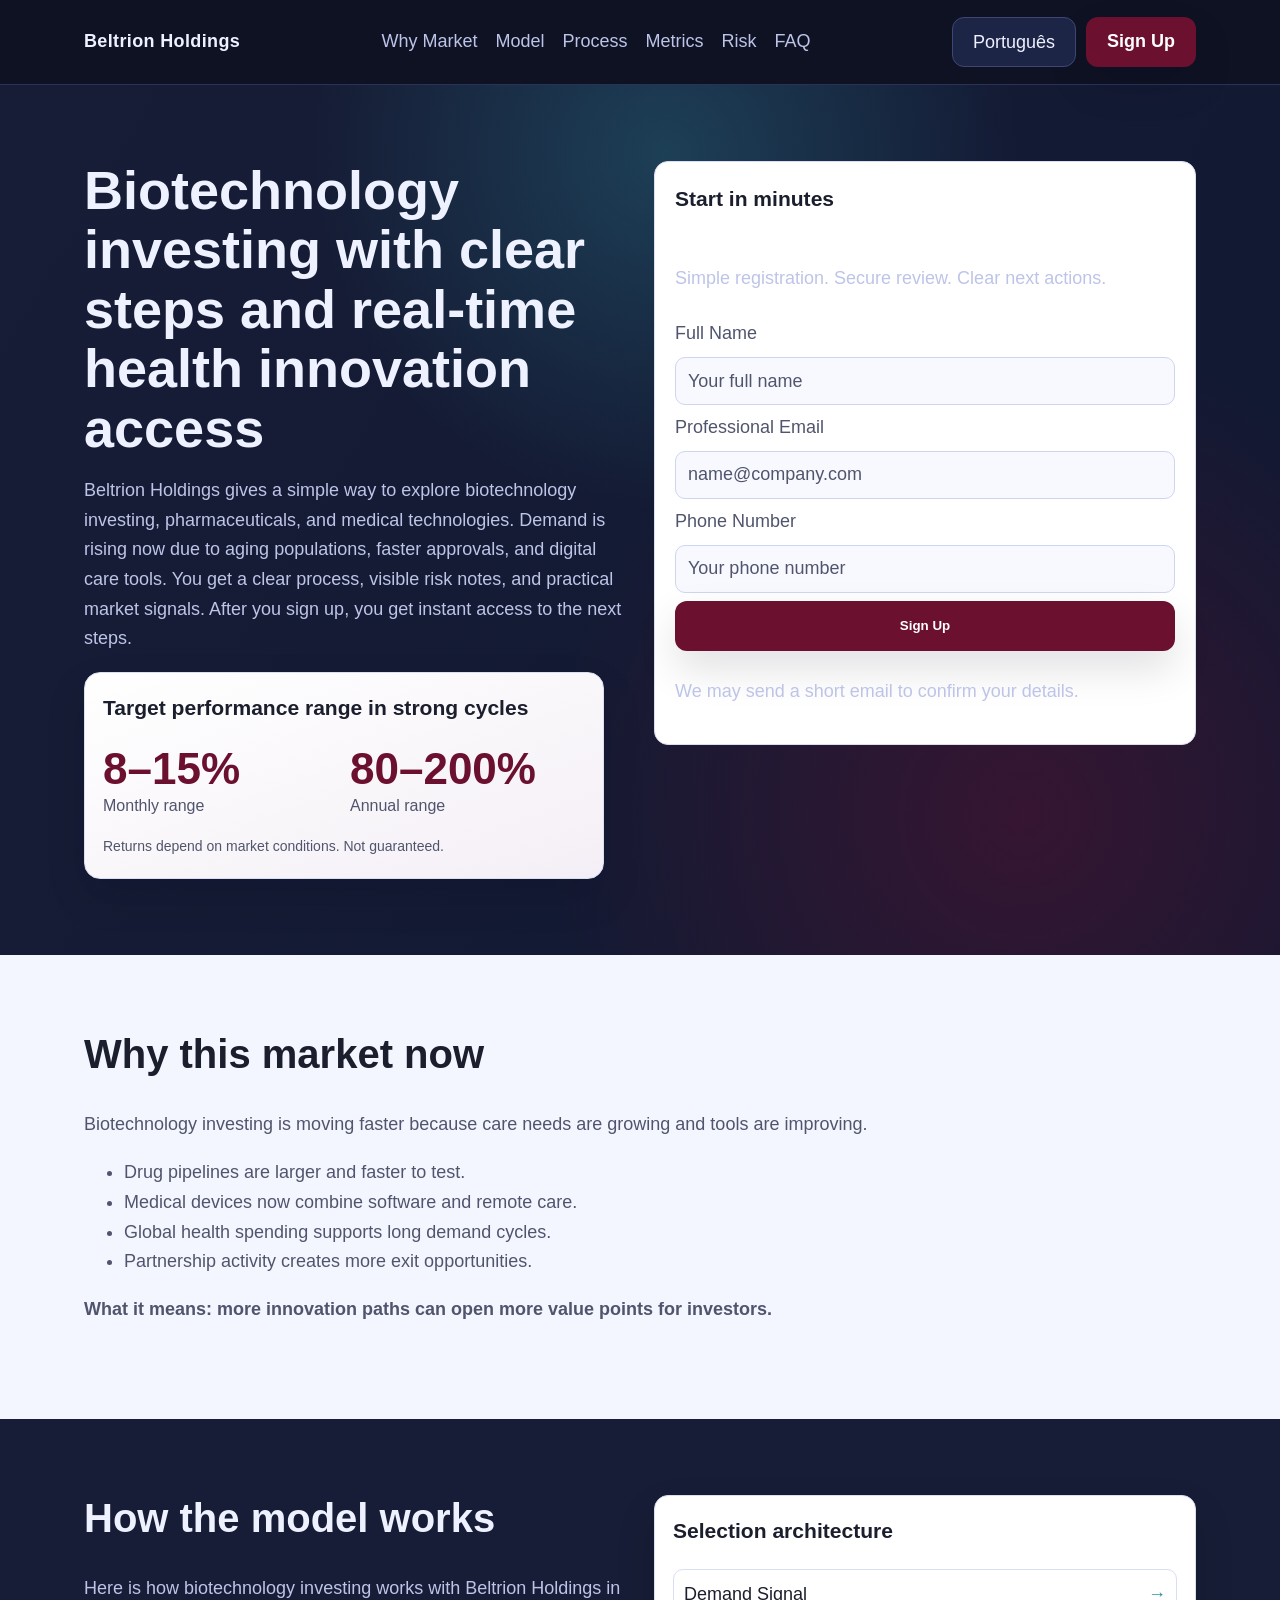
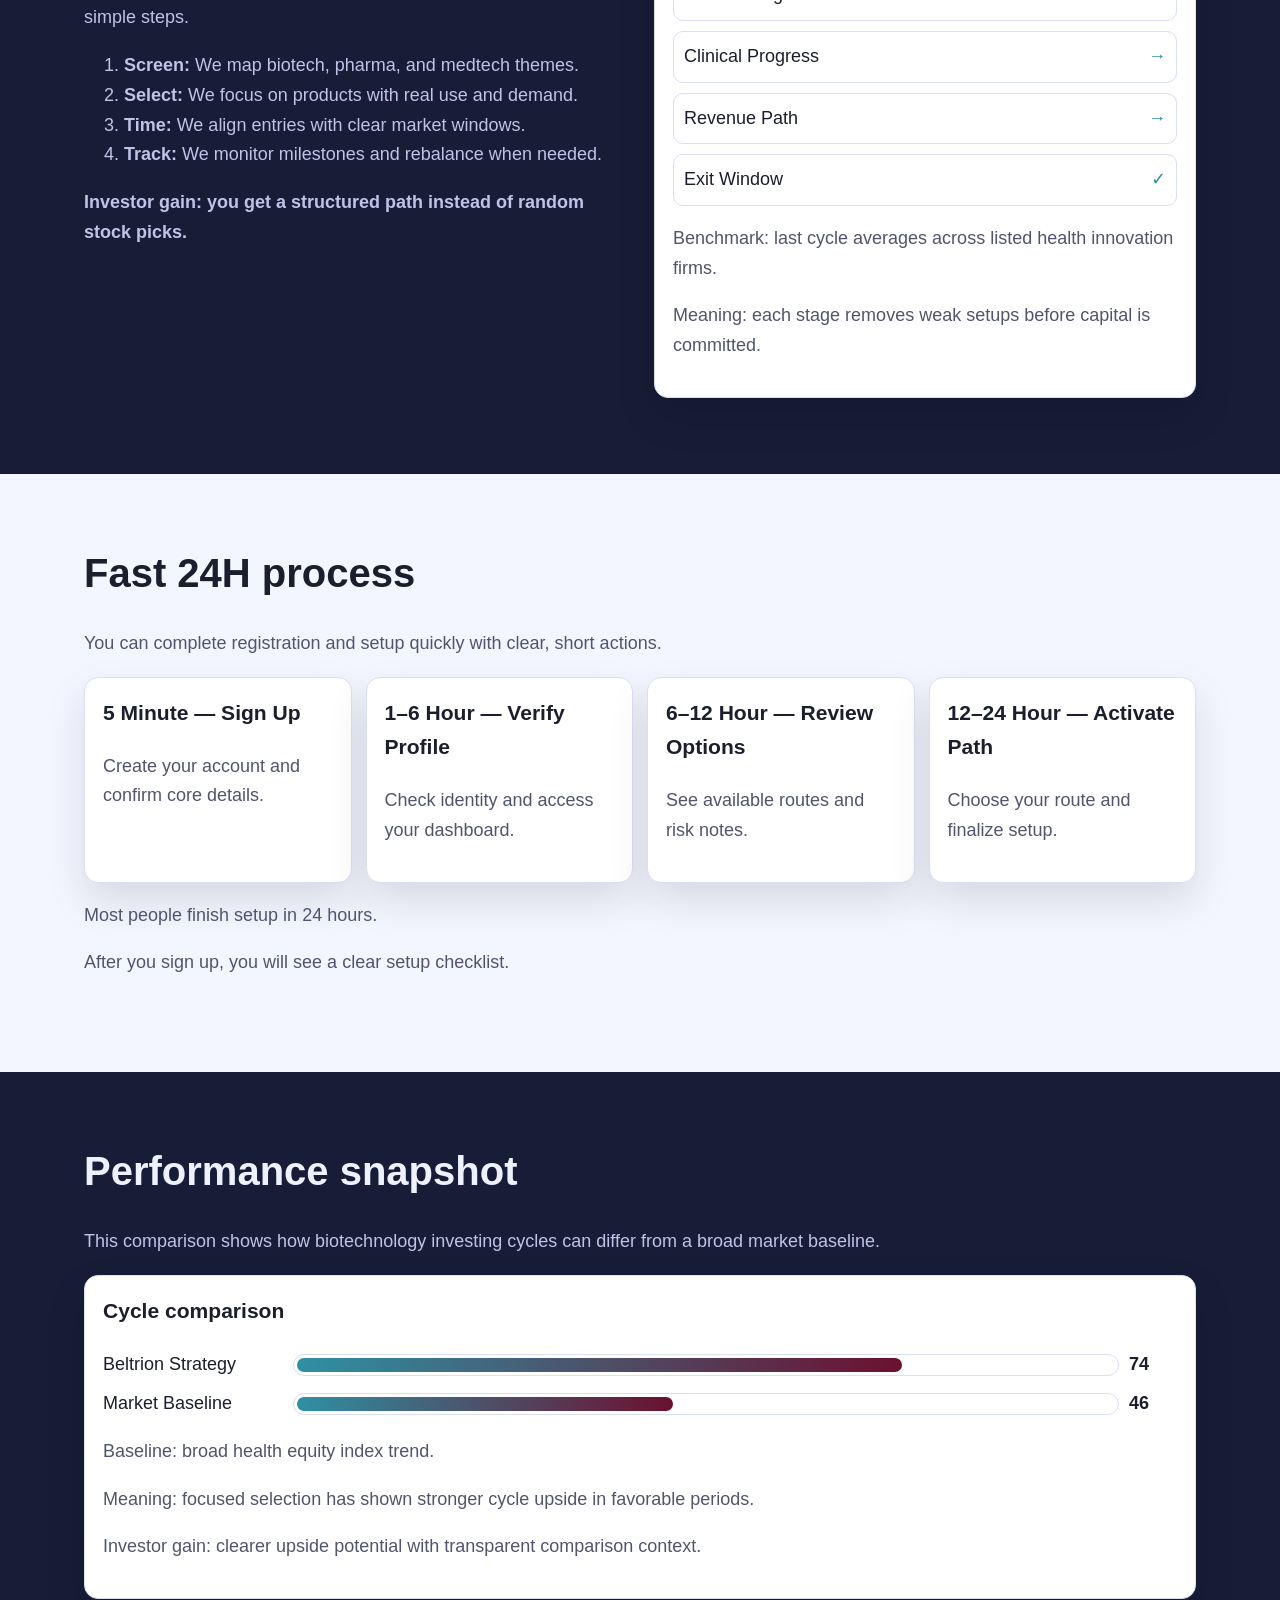
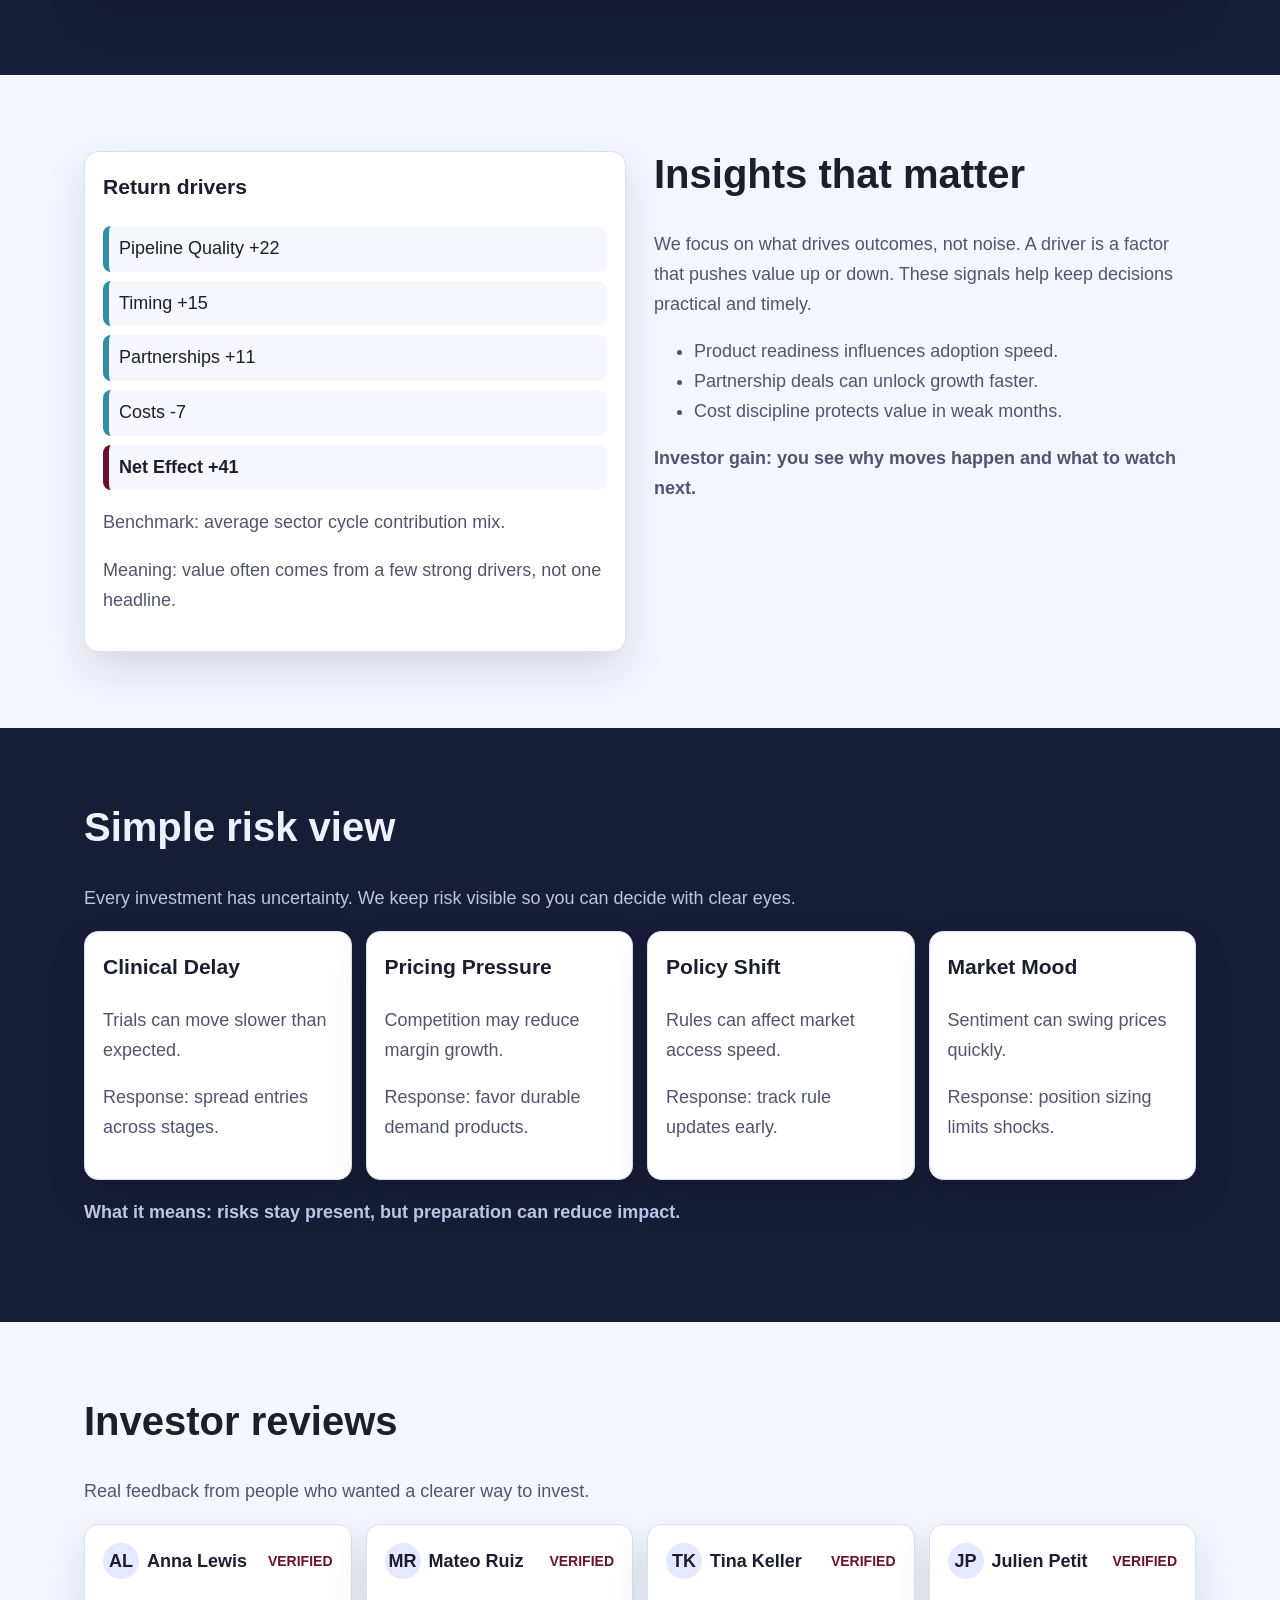
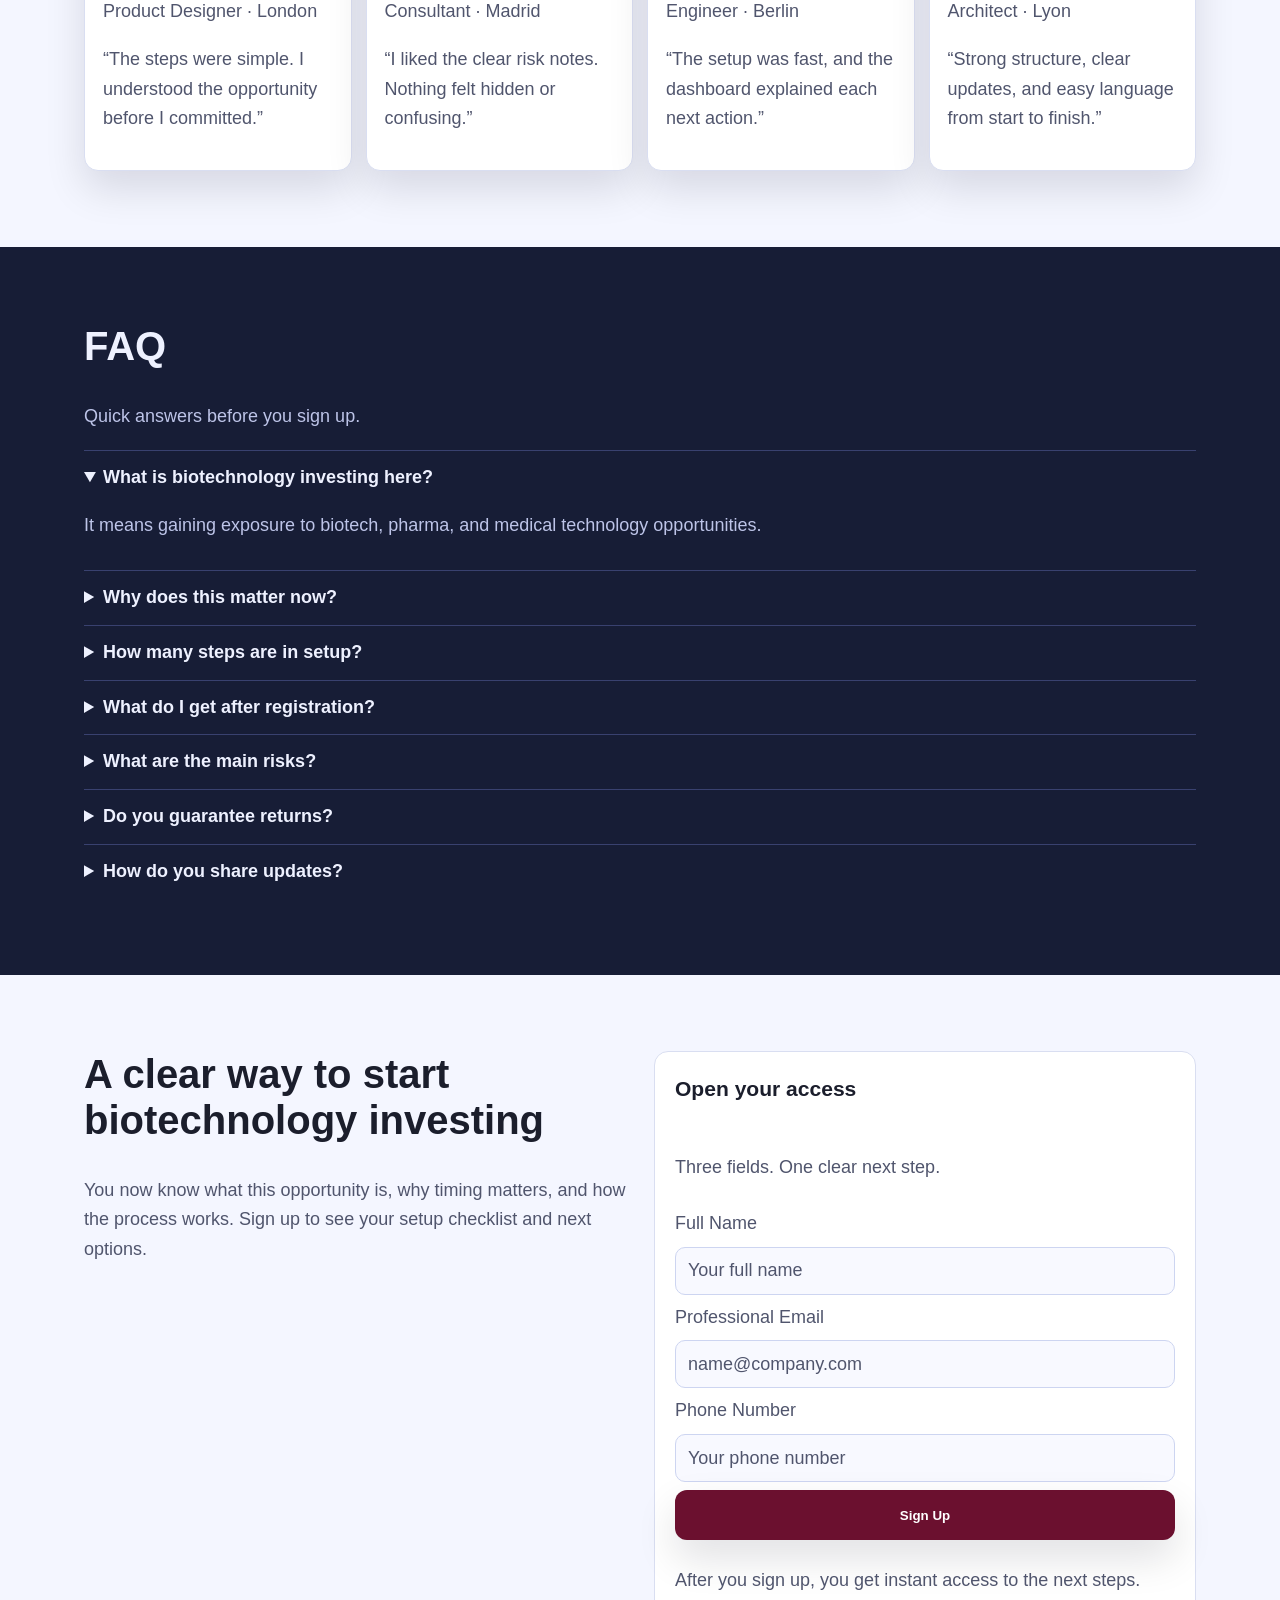
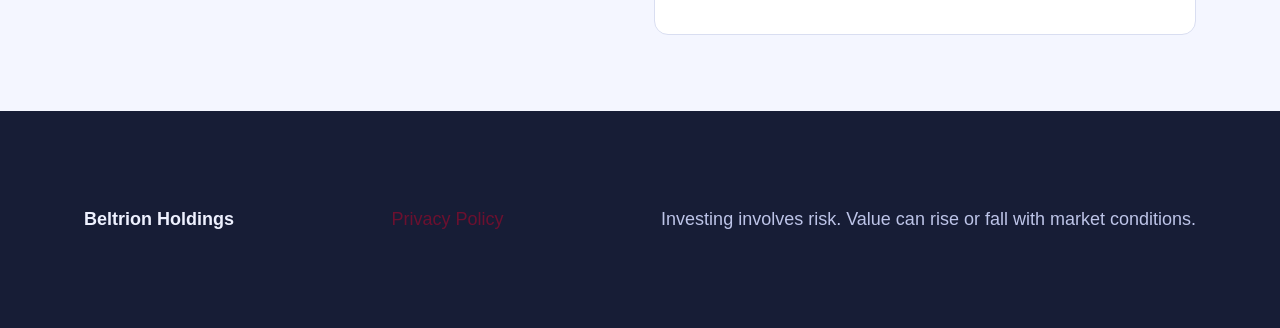
<file: pt/index.html>
<!doctype html>
<html lang="en">
<head>
  <meta charset="UTF-8" />
  <meta name="viewport" content="width=device-width, initial-scale=1.0" />
  <title>Beltrion Holdings PT | Biotechnology Investing</title>
  <meta name="description" content="Premium biotechnology investing site focused on trust, clarity, and next steps." />
  <link rel="canonical" href="https://beltrionholdings.com/pt/index.html" />
  <meta property="og:title" content="Beltrion Holdings PT | Biotechnology Investing" />
  <meta property="og:description" content="Premium biotechnology investing site focused on trust, clarity, and next steps." />
  <meta property="og:type" content="website" />
  <meta property="og:url" content="https://beltrionholdings.com/pt/index.html" />
  <meta property="twitter:card" content="summary_large_image" />
  <meta property="twitter:title" content="Beltrion Holdings PT | Biotechnology Investing" />
  <meta property="twitter:description" content="Premium biotechnology investing site focused on trust, clarity, and next steps." />
  <link rel="alternate" hreflang="en" href="https://beltrionholdings.com/index.html" />
  <link rel="alternate" hreflang="de" href="https://beltrionholdings.com/de/index.html" />
  <link rel="alternate" hreflang="fr" href="https://beltrionholdings.com/fr/index.html" />
  <link rel="alternate" hreflang="es" href="https://beltrionholdings.com/es/index.html" />
  <link rel="alternate" hreflang="it" href="https://beltrionholdings.com/it/index.html" />
  <link rel="alternate" hreflang="tr" href="https://beltrionholdings.com/tr/index.html" />
  <link rel="alternate" hreflang="pt" href="https://beltrionholdings.com/pt/index.html" />
  <link rel="alternate" hreflang="ja" href="https://beltrionholdings.com/jp/index.html" />
  <link rel="alternate" hreflang="sk" href="https://beltrionholdings.com/sk/index.html" />
  <link rel="alternate" hreflang="nl-BE" href="https://beltrionholdings.com/be/index.html" />
  <link rel="alternate" hreflang="x-default" href="https://beltrionholdings.com/index.html" />
  <link rel="stylesheet" href="../assets/style.css" />
  <script defer src="../assets/app.js"></script>
</head>
<body>
  <header class="site-header" aria-label="Main header">
    <div class="container header-wrap">
      <a class="brand" href="../index.html">Beltrion Holdings</a>
      <nav class="main-nav" aria-label="Primary navigation">
        <a href="#why">Why Market</a><a href="#model">Model</a><a href="#process">Process</a><a href="#metrics">Metrics</a><a href="#risk">Risk</a><a href="#faq">FAQ</a>
      </nav>
      <div class="header-actions">
        <div class="lang-dropdown" data-lang>
          <button class="lang-btn" aria-expanded="false" aria-haspopup="listbox">Português</button>
          <div class="lang-menu" role="listbox">
            <a href="../index.html"><img loading="lazy" src="https://flagcdn.com/gb.svg" alt="GB flag" width="18" height="14">English</a><a href="../de/index.html"><img loading="lazy" src="https://flagcdn.com/de.svg" alt="DE flag" width="18" height="14">Deutsch</a><a href="../fr/index.html"><img loading="lazy" src="https://flagcdn.com/fr.svg" alt="FR flag" width="18" height="14">Français</a><a href="../es/index.html"><img loading="lazy" src="https://flagcdn.com/es.svg" alt="ES flag" width="18" height="14">Español</a><a href="../it/index.html"><img loading="lazy" src="https://flagcdn.com/it.svg" alt="IT flag" width="18" height="14">Italiano</a><a href="../tr/index.html"><img loading="lazy" src="https://flagcdn.com/tr.svg" alt="TR flag" width="18" height="14">Türkçe</a><a href="../pt/index.html"><img loading="lazy" src="https://flagcdn.com/pt.svg" alt="PT flag" width="18" height="14">Português</a><a href="../jp/index.html"><img loading="lazy" src="https://flagcdn.com/jp.svg" alt="JP flag" width="18" height="14">日本語</a><a href="../sk/index.html"><img loading="lazy" src="https://flagcdn.com/sk.svg" alt="SK flag" width="18" height="14">Slovak</a><a href="../be/index.html"><img loading="lazy" src="https://flagcdn.com/be.svg" alt="BE flag" width="18" height="14">Nederlands (BE)</a>
          </div>
        </div>
        <a class="btn btn-primary" href="#final-form">Sign Up</a>
        <button class="burger" aria-label="Open menu" aria-controls="mobile-drawer" aria-expanded="false"><span></span><span></span><span></span></button>
      </div>
    </div>
  </header>

  <aside id="mobile-drawer" class="mobile-drawer" aria-hidden="true">
    <div class="drawer-panel" role="dialog" aria-modal="true" aria-label="Mobile menu">
      <button class="drawer-close" aria-label="Close menu">✕</button>
      <nav class="drawer-nav" aria-label="Mobile navigation">
        <a href="#why">Why Market</a><a href="#model">Model</a><a href="#process">Process</a><a href="#metrics">Metrics</a><a href="#risk">Risk</a><a href="#faq">FAQ</a>
      </nav>
      <div class="lang-dropdown" data-lang>
        <button class="lang-btn" aria-expanded="false" aria-haspopup="listbox">Português</button>
        <div class="lang-menu" role="listbox"><a href="../index.html"><img loading="lazy" src="https://flagcdn.com/gb.svg" alt="GB flag" width="18" height="14">English</a><a href="../de/index.html"><img loading="lazy" src="https://flagcdn.com/de.svg" alt="DE flag" width="18" height="14">Deutsch</a><a href="../fr/index.html"><img loading="lazy" src="https://flagcdn.com/fr.svg" alt="FR flag" width="18" height="14">Français</a><a href="../es/index.html"><img loading="lazy" src="https://flagcdn.com/es.svg" alt="ES flag" width="18" height="14">Español</a><a href="../it/index.html"><img loading="lazy" src="https://flagcdn.com/it.svg" alt="IT flag" width="18" height="14">Italiano</a><a href="../tr/index.html"><img loading="lazy" src="https://flagcdn.com/tr.svg" alt="TR flag" width="18" height="14">Türkçe</a><a href="../pt/index.html"><img loading="lazy" src="https://flagcdn.com/pt.svg" alt="PT flag" width="18" height="14">Português</a><a href="../jp/index.html"><img loading="lazy" src="https://flagcdn.com/jp.svg" alt="JP flag" width="18" height="14">日本語</a><a href="../sk/index.html"><img loading="lazy" src="https://flagcdn.com/sk.svg" alt="SK flag" width="18" height="14">Slovak</a><a href="../be/index.html"><img loading="lazy" src="https://flagcdn.com/be.svg" alt="BE flag" width="18" height="14">Nederlands (BE)</a></div>
      </div>
      <a class="btn btn-primary" href="#final-form">Sign Up</a>
    </div>
  </aside>

  <main>
    <section class="section dark hero" id="top">
      <div class="decor"></div>
      <div class="container hero-grid">
        <div>
          <h1>Biotechnology investing with clear steps and real-time health innovation access</h1>
          <p>Beltrion Holdings gives a simple way to explore biotechnology investing, pharmaceuticals, and medical technologies. Demand is rising now due to aging populations, faster approvals, and digital care tools. You get a clear process, visible risk notes, and practical market signals. After you sign up, you get instant access to the next steps.</p>
          <div class="performance-panel" aria-label="Performance Range">
            <h3>Target performance range in strong cycles</h3>
            <div class="perf-split">
              <div><strong>8–15%</strong><span>Monthly range</span></div>
              <div><strong>80–200%</strong><span>Annual range</span></div>
            </div>
            <small>Returns depend on market conditions. Not guaranteed.</small>
          </div>
        </div>
        <form class="form-card" id="hero-form" aria-label="Lead form">
          <h3 class="form-title">Start in minutes</h3>
          <p class="form-sub">Simple registration. Secure review. Clear next actions.</p>
          <label for="hero-name">Full Name</label>
          <input id="hero-name" name="name" type="text" placeholder="Your full name" required />
          <label for="hero-email">Professional Email</label>
          <input id="hero-email" name="email" type="email" placeholder="name@company.com" required />
          <label for="hero-phone">Phone Number</label>
          <input id="hero-phone" name="phone" type="tel" placeholder="Your phone number" required />
          <button type="submit" class="btn btn-primary">Sign Up</button>
          <p class="muted">We may send a short email to confirm your details.</p>
        </form>
      </div>
    </section>

    <section class="section light" id="why"><div class="container"><h2>Why this market now</h2><p>Biotechnology investing is moving faster because care needs are growing and tools are improving.</p><ul><li>Drug pipelines are larger and faster to test.</li><li>Medical devices now combine software and remote care.</li><li>Global health spending supports long demand cycles.</li><li>Partnership activity creates more exit opportunities.</li></ul><p class="investor-meaning">What it means: more innovation paths can open more value points for investors.</p></div></section>

    <section class="section dark" id="model"><div class="container split"><div><h2>How the model works</h2><p>Here is how biotechnology investing works with Beltrion Holdings in simple steps.</p><ol><li><strong>Screen:</strong> We map biotech, pharma, and medtech themes.</li><li><strong>Select:</strong> We focus on products with real use and demand.</li><li><strong>Time:</strong> We align entries with clear market windows.</li><li><strong>Track:</strong> We monitor milestones and rebalance when needed.</li></ol><p class="investor-meaning">Investor gain: you get a structured path instead of random stock picks.</p></div><div class="card architecture"><h3>Selection architecture</h3><div class="flow"><span>Demand Signal</span><span>Clinical Progress</span><span>Revenue Path</span><span>Exit Window</span></div><p class="muted">Benchmark: last cycle averages across listed health innovation firms.</p><p>Meaning: each stage removes weak setups before capital is committed.</p></div></div></section>

    <section class="section light" id="process"><div class="container"><h2>Fast 24H process</h2><p>You can complete registration and setup quickly with clear, short actions.</p><div class="timeline"><div class="card"><h3>5 Minute — Sign Up</h3><p>Create your account and confirm core details.</p></div><div class="card"><h3>1–6 Hour — Verify Profile</h3><p>Check identity and access your dashboard.</p></div><div class="card"><h3>6–12 Hour — Review Options</h3><p>See available routes and risk notes.</p></div><div class="card"><h3>12–24 Hour — Activate Path</h3><p>Choose your route and finalize setup.</p></div></div><p>Most people finish setup in 24 hours.</p><p>After you sign up, you will see a clear setup checklist.</p></div></section>

    <section class="section dark" id="metrics"><div class="container"><h2>Performance snapshot</h2><p>This comparison shows how biotechnology investing cycles can differ from a broad market baseline.</p><div class="compare-bars card"><h3>Cycle comparison</h3><div class="bar-row"><span>Beltrion Strategy</span><div><i style="width:74%"></i></div><b>74</b></div><div class="bar-row"><span>Market Baseline</span><div><i style="width:46%"></i></div><b>46</b></div><p class="muted">Baseline: broad health equity index trend.</p><p>Meaning: focused selection has shown stronger cycle upside in favorable periods.</p><p>Investor gain: clearer upside potential with transparent comparison context.</p></div></div></section>

    <section class="section light" id="insights"><div class="container split"><div class="card waterfall"><h3>Return drivers</h3><div class="wf"><span>Pipeline Quality +22</span><span>Timing +15</span><span>Partnerships +11</span><span>Costs -7</span><span>Net Effect +41</span></div><p class="muted">Benchmark: average sector cycle contribution mix.</p><p>Meaning: value often comes from a few strong drivers, not one headline.</p></div><div><h2>Insights that matter</h2><p>We focus on what drives outcomes, not noise. A driver is a factor that pushes value up or down. These signals help keep decisions practical and timely.</p><ul><li>Product readiness influences adoption speed.</li><li>Partnership deals can unlock growth faster.</li><li>Cost discipline protects value in weak months.</li></ul><p class="investor-meaning">Investor gain: you see why moves happen and what to watch next.</p></div></div></section>

    <section class="section dark" id="risk"><div class="container"><h2>Simple risk view</h2><p>Every investment has uncertainty. We keep risk visible so you can decide with clear eyes.</p><div class="risk-grid"><article class="card"><h3>Clinical Delay</h3><p>Trials can move slower than expected.</p><p class="muted">Response: spread entries across stages.</p></article><article class="card"><h3>Pricing Pressure</h3><p>Competition may reduce margin growth.</p><p class="muted">Response: favor durable demand products.</p></article><article class="card"><h3>Policy Shift</h3><p>Rules can affect market access speed.</p><p class="muted">Response: track rule updates early.</p></article><article class="card"><h3>Market Mood</h3><p>Sentiment can swing prices quickly.</p><p class="muted">Response: position sizing limits shocks.</p></article></div><p class="investor-meaning">What it means: risks stay present, but preparation can reduce impact.</p></div></section>

    <section class="section light" id="reviews"><div class="container"><h2>Investor reviews</h2><p>Real feedback from people who wanted a clearer way to invest.</p><div class="reviews-grid"><article class="card review"><div class="r-head"><div class="avatar">AL</div><strong>Anna Lewis</strong><em>VERIFIED</em></div><p class="muted">Product Designer · London</p><p>“The steps were simple. I understood the opportunity before I committed.”</p></article><article class="card review"><div class="r-head"><div class="avatar">MR</div><strong>Mateo Ruiz</strong><em>VERIFIED</em></div><p class="muted">Consultant · Madrid</p><p>“I liked the clear risk notes. Nothing felt hidden or confusing.”</p></article><article class="card review"><div class="r-head"><div class="avatar">TK</div><strong>Tina Keller</strong><em>VERIFIED</em></div><p class="muted">Engineer · Berlin</p><p>“The setup was fast, and the dashboard explained each next action.”</p></article><article class="card review"><div class="r-head"><div class="avatar">JP</div><strong>Julien Petit</strong><em>VERIFIED</em></div><p class="muted">Architect · Lyon</p><p>“Strong structure, clear updates, and easy language from start to finish.”</p></article></div></div></section>

    <section class="section dark" id="faq"><div class="container"><h2>FAQ</h2><p>Quick answers before you sign up.</p><div class="faq-list">
      <details open><summary>What is biotechnology investing here?</summary><p>It means gaining exposure to biotech, pharma, and medical technology opportunities.</p></details>
      <details><summary>Why does this matter now?</summary><p>Health demand is growing, and innovation cycles are speeding up globally.</p></details>
      <details><summary>How many steps are in setup?</summary><p>There are four simple steps, and most people finish within 24 hours.</p></details>
      <details><summary>What do I get after registration?</summary><p>After you sign up, you can review the options and choose what to do next.</p></details>
      <details><summary>What are the main risks?</summary><p>Clinical delays, policy changes, pricing pressure, and market swings can affect outcomes.</p></details>
      <details><summary>Do you guarantee returns?</summary><p>No. Returns depend on market conditions and are never guaranteed.</p></details>
      <details><summary>How do you share updates?</summary><p>The platform shows key signals and clear status points as conditions change.</p></details>
    </div></div></section>

    <section class="section light final-cta" id="final-form"><div class="container split"><div><h2>A clear way to start biotechnology investing</h2><p>You now know what this opportunity is, why timing matters, and how the process works. Sign up to see your setup checklist and next options.</p></div><form class="form-card" aria-label="Final lead form"><h3 class="form-title">Open your access</h3><p class="form-sub">Three fields. One clear next step.</p><label for="final-name">Full Name</label><input id="final-name" type="text" placeholder="Your full name" required><label for="final-email">Professional Email</label><input id="final-email" type="email" placeholder="name@company.com" required><label for="final-phone">Phone Number</label><input id="final-phone" type="tel" placeholder="Your phone number" required><button class="btn btn-primary" type="submit">Sign Up</button><p class="muted">After you sign up, you get instant access to the next steps.</p></form></div></section>
  </main>

  <footer class="section dark site-footer"><div class="container footer-wrap"><strong>Beltrion Holdings</strong><a href="#" data-open-privacy>Privacy Policy</a><p class="muted">Investing involves risk. Value can rise or fall with market conditions.</p></div></footer>

  <div class="privacy-modal" aria-hidden="true" role="dialog" aria-modal="true" aria-label="Privacy Policy">
    <div class="privacy-card">
      <button class="modal-x" aria-label="Close privacy policy">✕</button>
      <h2>Privacy Policy</h2>
      <h3>Introduction</h3><p>We explain what data we use and why.</p>
      <h3>Data collection</h3><p>We collect name, email, phone, and basic device data.</p>
      <h3>Legal basis</h3><p>We process data to provide access and improve service quality.</p>
      <h3>Cookies</h3><p>Cookies support login flow, security, and basic analytics.</p>
      <h3>Retention</h3><p>Data is stored only as long as needed for service and law.</p>
      <h3>Third-party sharing</h3><p>Trusted vendors help with hosting, email, and platform delivery.</p>
      <h3>Security</h3><p>We use encryption, access controls, and monitoring safeguards.</p>
      <h3>User rights</h3><p>You can request access, correction, deletion, or export.</p>
      <h3>International transfers</h3><p>Some data may be processed across regions with protections.</p>
      <h3>Industry risk disclosure</h3><p>Investment information is educational and not a guaranteed outcome.</p>
      <h3>Contact</h3><p>Email privacy@beltrionholdings.com for privacy requests.</p>
      <div class="modal-footer"><button class="btn btn-secondary" data-close-privacy>Close</button></div>
    </div>
  </div>

  <script type="application/ld+json">
  {
    "@context":"https://schema.org",
    "@graph":[
      {"@type":"Organization","name":"Beltrion Holdings","url":"https://beltrionholdings.com/"},
      {"@type":"WebSite","name":"Beltrion Holdings","url":"https://beltrionholdings.com/"},
      {"@type":"FAQPage","mainEntity":[
        {"@type":"Question","name":"What is biotechnology investing here?","acceptedAnswer":{"@type":"Answer","text":"It means gaining exposure to biotech, pharma, and medical technology opportunities."}},
        {"@type":"Question","name":"Do you guarantee returns?","acceptedAnswer":{"@type":"Answer","text":"No. Returns depend on market conditions and are never guaranteed."}}
      ]},
      {"@type":"Review","author":{"@type":"Person","name":"Anna Lewis"},"reviewBody":"The steps were simple. I understood the opportunity before I committed.","reviewRating":{"@type":"Rating","ratingValue":"5"}}
    ]
  }
  </script>
</body>
</html>
</file>
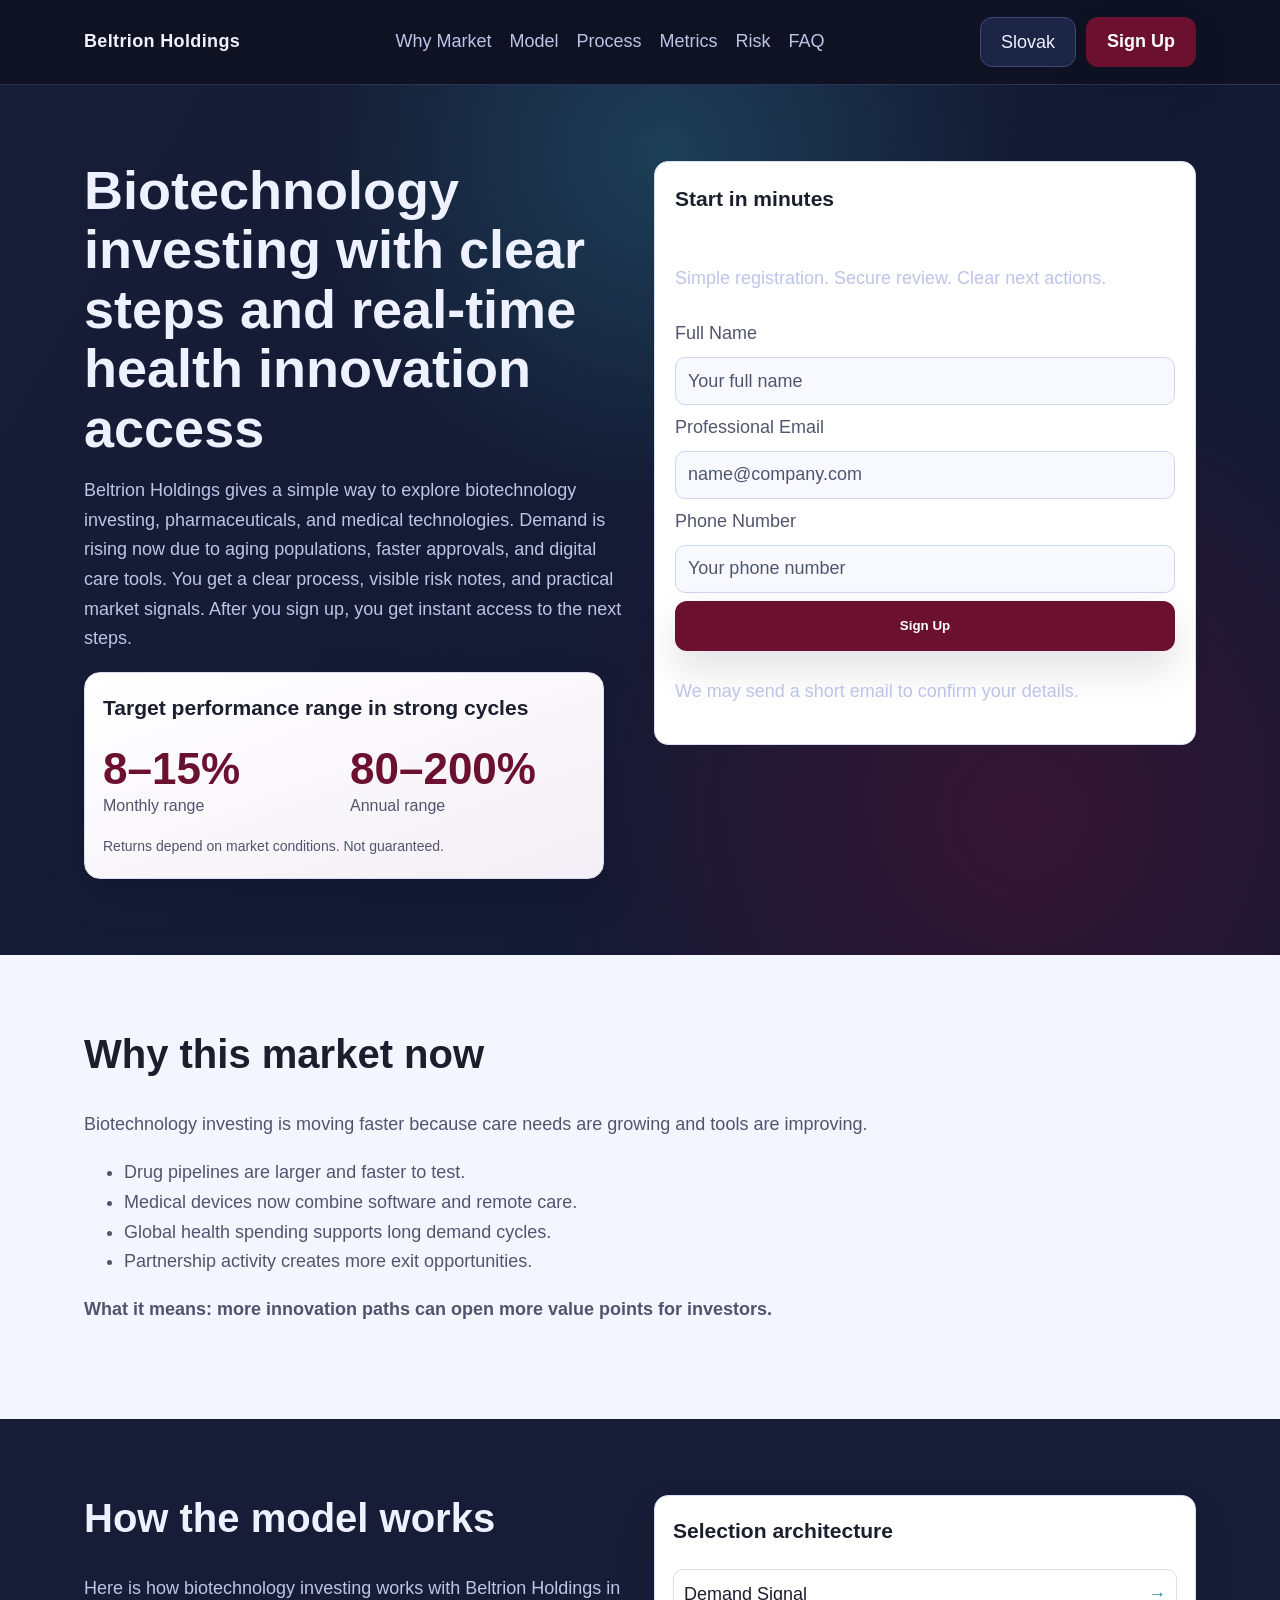
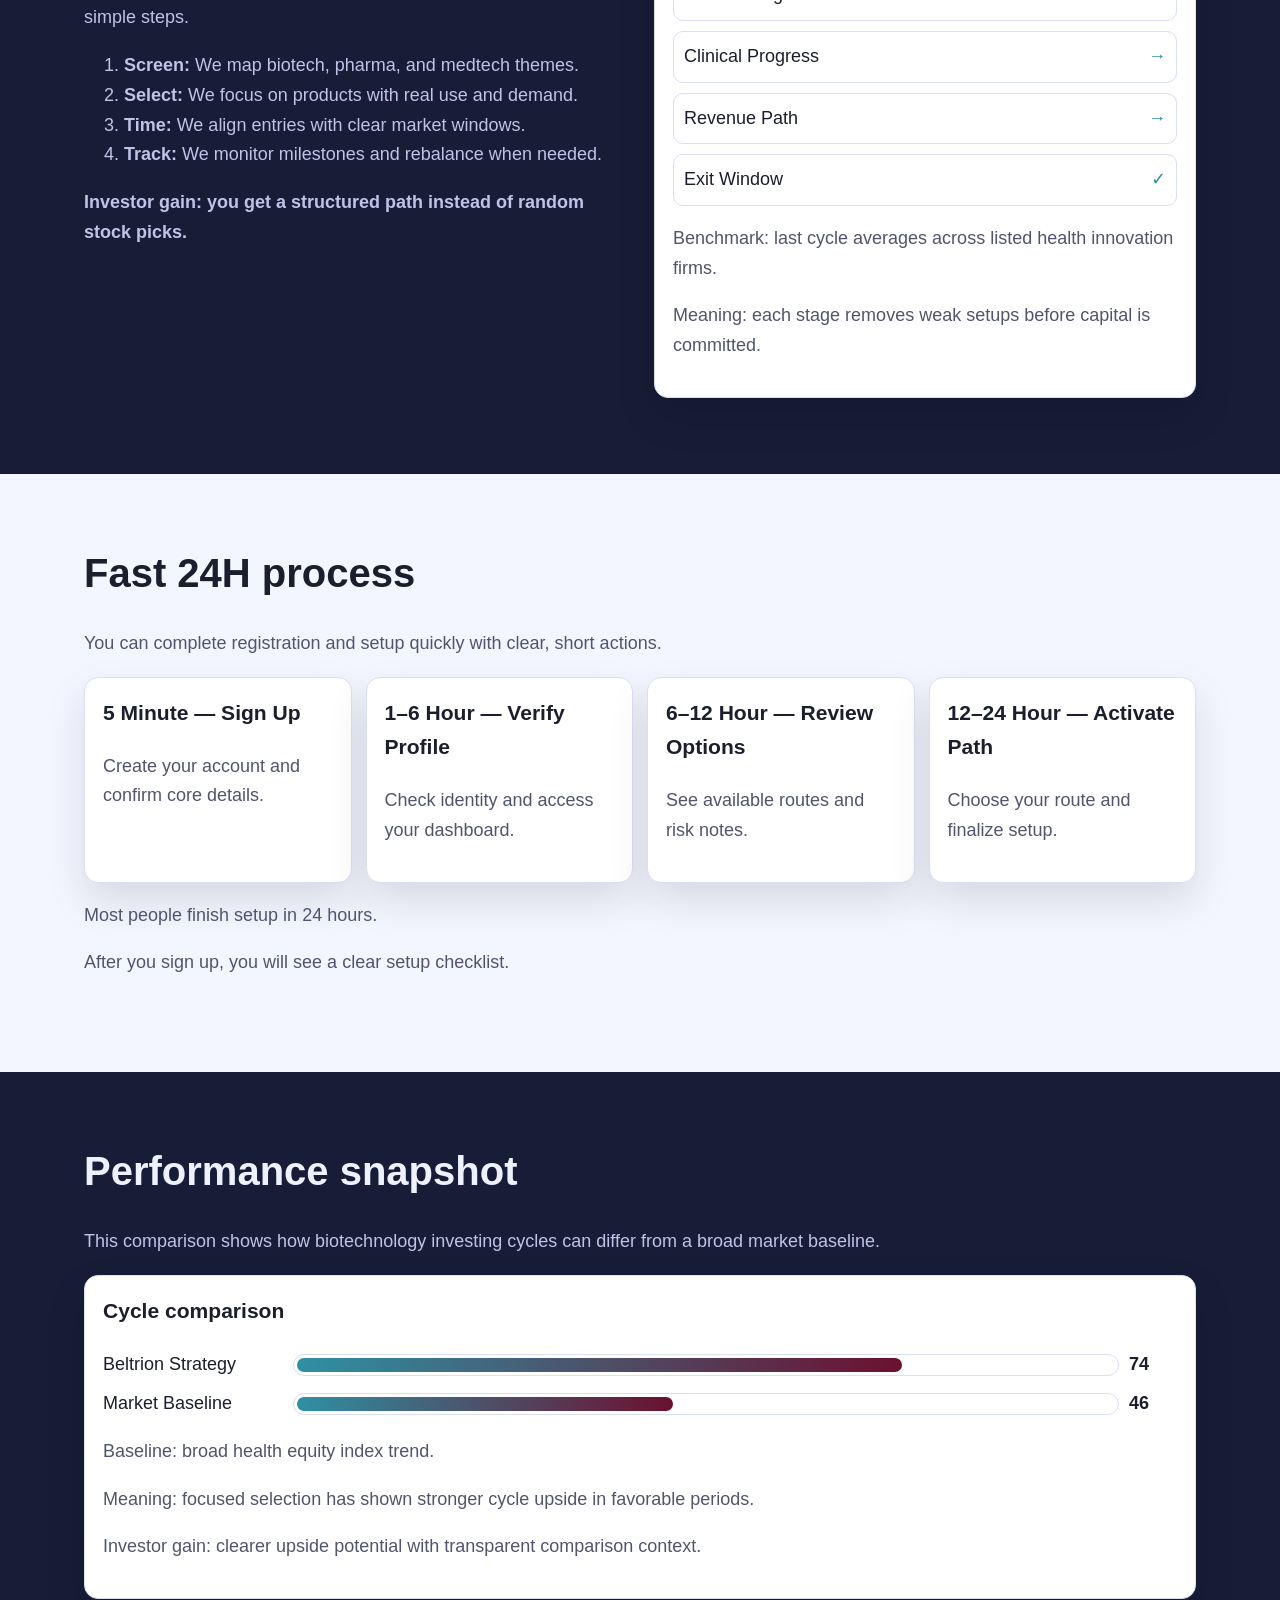
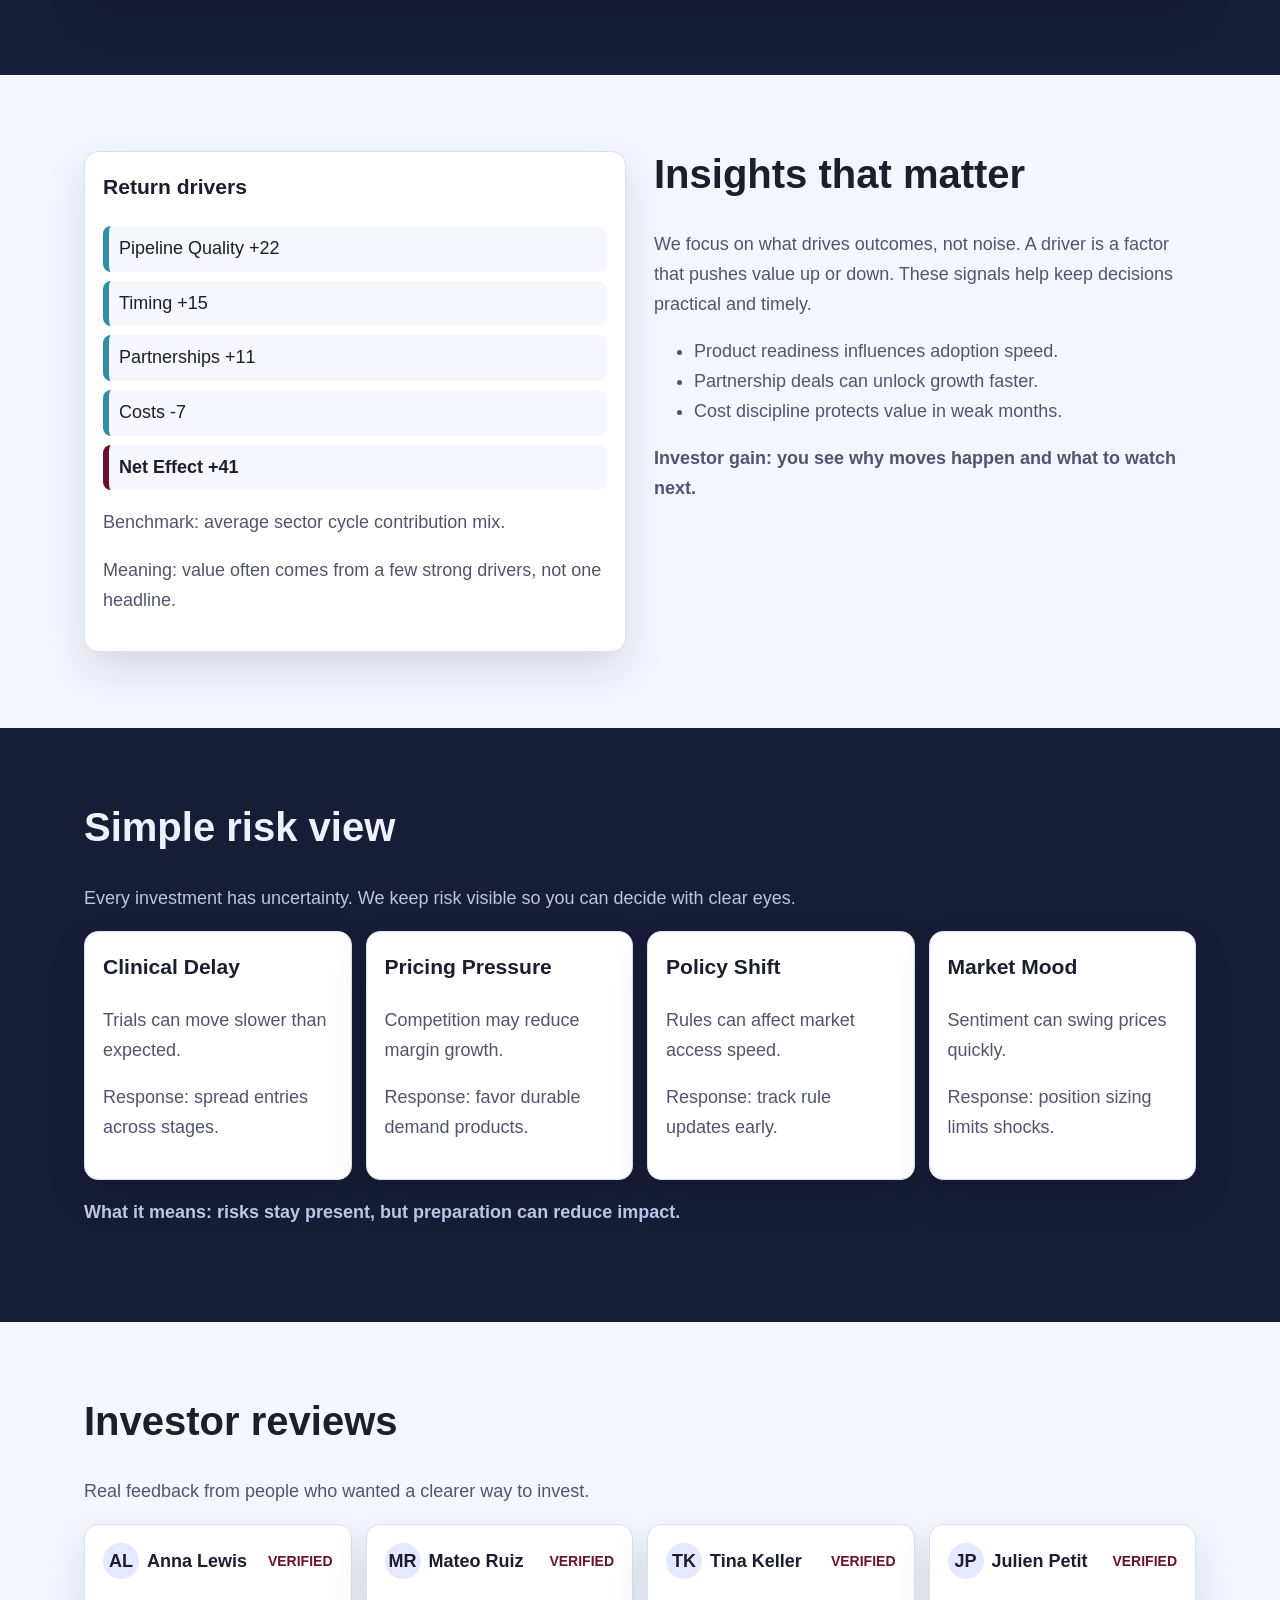
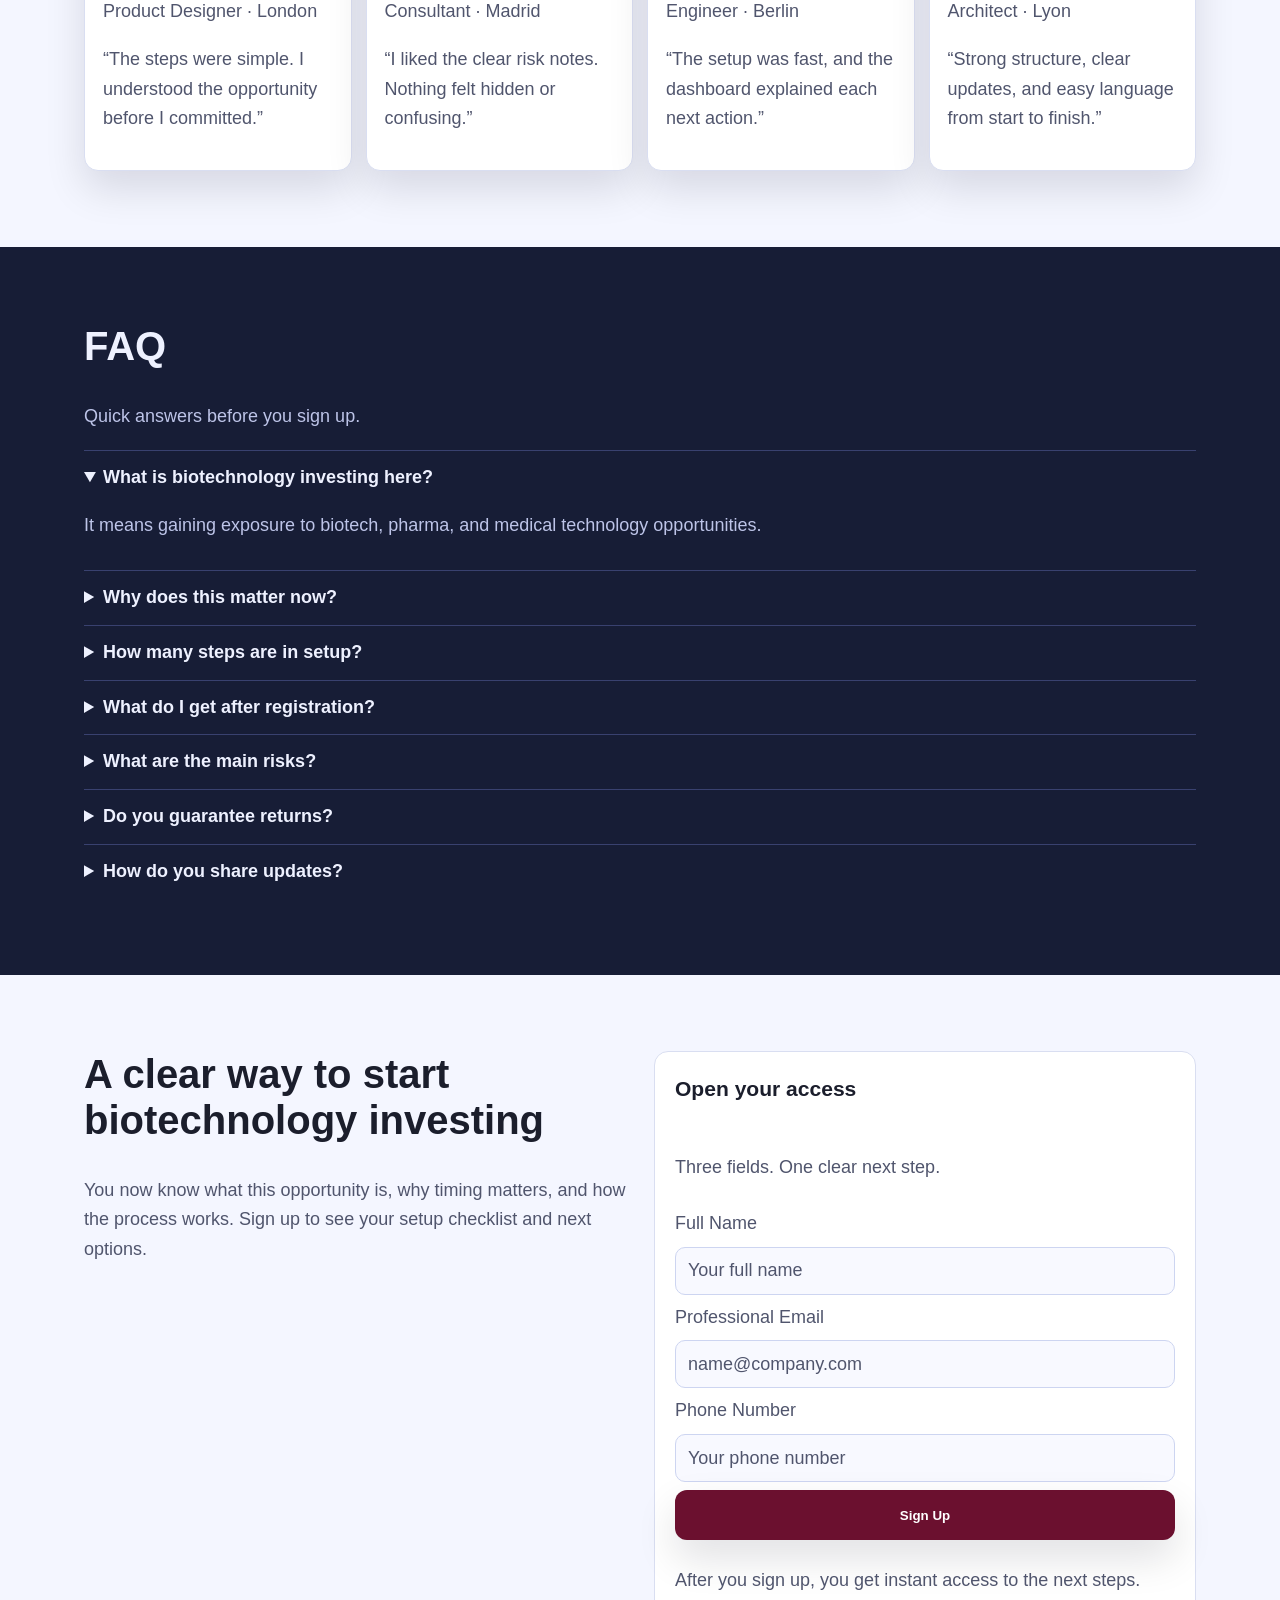
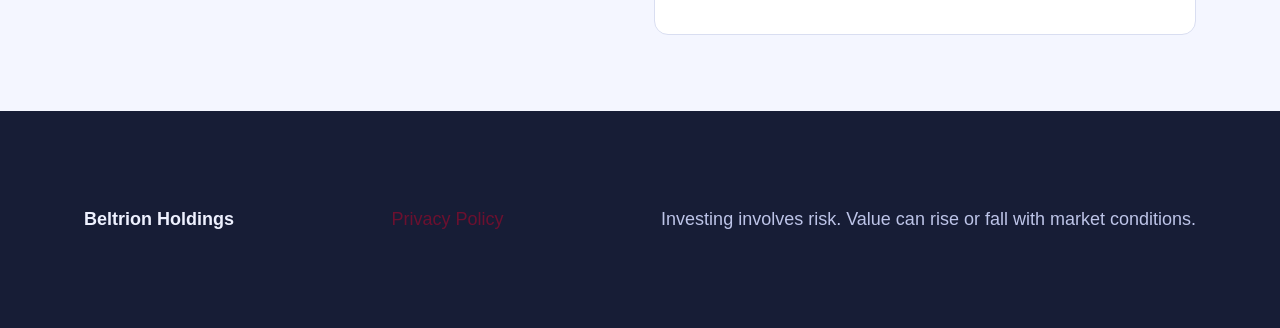
<file: sk/index.html>
<!doctype html>
<html lang="en">
<head>
  <meta charset="UTF-8" />
  <meta name="viewport" content="width=device-width, initial-scale=1.0" />
  <title>Beltrion Holdings SK | Biotechnology Investing</title>
  <meta name="description" content="Clear biotechnology investing process, from signup to setup in 24 hours." />
  <link rel="canonical" href="https://beltrionholdings.com/sk/index.html" />
  <meta property="og:title" content="Beltrion Holdings SK | Biotechnology Investing" />
  <meta property="og:description" content="Clear biotechnology investing process, from signup to setup in 24 hours." />
  <meta property="og:type" content="website" />
  <meta property="og:url" content="https://beltrionholdings.com/sk/index.html" />
  <meta property="twitter:card" content="summary_large_image" />
  <meta property="twitter:title" content="Beltrion Holdings SK | Biotechnology Investing" />
  <meta property="twitter:description" content="Clear biotechnology investing process, from signup to setup in 24 hours." />
  <link rel="alternate" hreflang="en" href="https://beltrionholdings.com/index.html" />
  <link rel="alternate" hreflang="de" href="https://beltrionholdings.com/de/index.html" />
  <link rel="alternate" hreflang="fr" href="https://beltrionholdings.com/fr/index.html" />
  <link rel="alternate" hreflang="es" href="https://beltrionholdings.com/es/index.html" />
  <link rel="alternate" hreflang="it" href="https://beltrionholdings.com/it/index.html" />
  <link rel="alternate" hreflang="tr" href="https://beltrionholdings.com/tr/index.html" />
  <link rel="alternate" hreflang="pt" href="https://beltrionholdings.com/pt/index.html" />
  <link rel="alternate" hreflang="ja" href="https://beltrionholdings.com/jp/index.html" />
  <link rel="alternate" hreflang="sk" href="https://beltrionholdings.com/sk/index.html" />
  <link rel="alternate" hreflang="nl-BE" href="https://beltrionholdings.com/be/index.html" />
  <link rel="alternate" hreflang="x-default" href="https://beltrionholdings.com/index.html" />
  <link rel="stylesheet" href="../assets/style.css" />
  <script defer src="../assets/app.js"></script>
</head>
<body>
  <header class="site-header" aria-label="Main header">
    <div class="container header-wrap">
      <a class="brand" href="../index.html">Beltrion Holdings</a>
      <nav class="main-nav" aria-label="Primary navigation">
        <a href="#why">Why Market</a><a href="#model">Model</a><a href="#process">Process</a><a href="#metrics">Metrics</a><a href="#risk">Risk</a><a href="#faq">FAQ</a>
      </nav>
      <div class="header-actions">
        <div class="lang-dropdown" data-lang>
          <button class="lang-btn" aria-expanded="false" aria-haspopup="listbox">Slovak</button>
          <div class="lang-menu" role="listbox">
            <a href="../index.html"><img loading="lazy" src="https://flagcdn.com/gb.svg" alt="GB flag" width="18" height="14">English</a><a href="../de/index.html"><img loading="lazy" src="https://flagcdn.com/de.svg" alt="DE flag" width="18" height="14">Deutsch</a><a href="../fr/index.html"><img loading="lazy" src="https://flagcdn.com/fr.svg" alt="FR flag" width="18" height="14">Français</a><a href="../es/index.html"><img loading="lazy" src="https://flagcdn.com/es.svg" alt="ES flag" width="18" height="14">Español</a><a href="../it/index.html"><img loading="lazy" src="https://flagcdn.com/it.svg" alt="IT flag" width="18" height="14">Italiano</a><a href="../tr/index.html"><img loading="lazy" src="https://flagcdn.com/tr.svg" alt="TR flag" width="18" height="14">Türkçe</a><a href="../pt/index.html"><img loading="lazy" src="https://flagcdn.com/pt.svg" alt="PT flag" width="18" height="14">Português</a><a href="../jp/index.html"><img loading="lazy" src="https://flagcdn.com/jp.svg" alt="JP flag" width="18" height="14">日本語</a><a href="../sk/index.html"><img loading="lazy" src="https://flagcdn.com/sk.svg" alt="SK flag" width="18" height="14">Slovak</a><a href="../be/index.html"><img loading="lazy" src="https://flagcdn.com/be.svg" alt="BE flag" width="18" height="14">Nederlands (BE)</a>
          </div>
        </div>
        <a class="btn btn-primary" href="#final-form">Sign Up</a>
        <button class="burger" aria-label="Open menu" aria-controls="mobile-drawer" aria-expanded="false"><span></span><span></span><span></span></button>
      </div>
    </div>
  </header>

  <aside id="mobile-drawer" class="mobile-drawer" aria-hidden="true">
    <div class="drawer-panel" role="dialog" aria-modal="true" aria-label="Mobile menu">
      <button class="drawer-close" aria-label="Close menu">✕</button>
      <nav class="drawer-nav" aria-label="Mobile navigation">
        <a href="#why">Why Market</a><a href="#model">Model</a><a href="#process">Process</a><a href="#metrics">Metrics</a><a href="#risk">Risk</a><a href="#faq">FAQ</a>
      </nav>
      <div class="lang-dropdown" data-lang>
        <button class="lang-btn" aria-expanded="false" aria-haspopup="listbox">Slovak</button>
        <div class="lang-menu" role="listbox"><a href="../index.html"><img loading="lazy" src="https://flagcdn.com/gb.svg" alt="GB flag" width="18" height="14">English</a><a href="../de/index.html"><img loading="lazy" src="https://flagcdn.com/de.svg" alt="DE flag" width="18" height="14">Deutsch</a><a href="../fr/index.html"><img loading="lazy" src="https://flagcdn.com/fr.svg" alt="FR flag" width="18" height="14">Français</a><a href="../es/index.html"><img loading="lazy" src="https://flagcdn.com/es.svg" alt="ES flag" width="18" height="14">Español</a><a href="../it/index.html"><img loading="lazy" src="https://flagcdn.com/it.svg" alt="IT flag" width="18" height="14">Italiano</a><a href="../tr/index.html"><img loading="lazy" src="https://flagcdn.com/tr.svg" alt="TR flag" width="18" height="14">Türkçe</a><a href="../pt/index.html"><img loading="lazy" src="https://flagcdn.com/pt.svg" alt="PT flag" width="18" height="14">Português</a><a href="../jp/index.html"><img loading="lazy" src="https://flagcdn.com/jp.svg" alt="JP flag" width="18" height="14">日本語</a><a href="../sk/index.html"><img loading="lazy" src="https://flagcdn.com/sk.svg" alt="SK flag" width="18" height="14">Slovak</a><a href="../be/index.html"><img loading="lazy" src="https://flagcdn.com/be.svg" alt="BE flag" width="18" height="14">Nederlands (BE)</a></div>
      </div>
      <a class="btn btn-primary" href="#final-form">Sign Up</a>
    </div>
  </aside>

  <main>
    <section class="section dark hero" id="top">
      <div class="decor"></div>
      <div class="container hero-grid">
        <div>
          <h1>Biotechnology investing with clear steps and real-time health innovation access</h1>
          <p>Beltrion Holdings gives a simple way to explore biotechnology investing, pharmaceuticals, and medical technologies. Demand is rising now due to aging populations, faster approvals, and digital care tools. You get a clear process, visible risk notes, and practical market signals. After you sign up, you get instant access to the next steps.</p>
          <div class="performance-panel" aria-label="Performance Range">
            <h3>Target performance range in strong cycles</h3>
            <div class="perf-split">
              <div><strong>8–15%</strong><span>Monthly range</span></div>
              <div><strong>80–200%</strong><span>Annual range</span></div>
            </div>
            <small>Returns depend on market conditions. Not guaranteed.</small>
          </div>
        </div>
        <form class="form-card" id="hero-form" aria-label="Lead form">
          <h3 class="form-title">Start in minutes</h3>
          <p class="form-sub">Simple registration. Secure review. Clear next actions.</p>
          <label for="hero-name">Full Name</label>
          <input id="hero-name" name="name" type="text" placeholder="Your full name" required />
          <label for="hero-email">Professional Email</label>
          <input id="hero-email" name="email" type="email" placeholder="name@company.com" required />
          <label for="hero-phone">Phone Number</label>
          <input id="hero-phone" name="phone" type="tel" placeholder="Your phone number" required />
          <button type="submit" class="btn btn-primary">Sign Up</button>
          <p class="muted">We may send a short email to confirm your details.</p>
        </form>
      </div>
    </section>

    <section class="section light" id="why"><div class="container"><h2>Why this market now</h2><p>Biotechnology investing is moving faster because care needs are growing and tools are improving.</p><ul><li>Drug pipelines are larger and faster to test.</li><li>Medical devices now combine software and remote care.</li><li>Global health spending supports long demand cycles.</li><li>Partnership activity creates more exit opportunities.</li></ul><p class="investor-meaning">What it means: more innovation paths can open more value points for investors.</p></div></section>

    <section class="section dark" id="model"><div class="container split"><div><h2>How the model works</h2><p>Here is how biotechnology investing works with Beltrion Holdings in simple steps.</p><ol><li><strong>Screen:</strong> We map biotech, pharma, and medtech themes.</li><li><strong>Select:</strong> We focus on products with real use and demand.</li><li><strong>Time:</strong> We align entries with clear market windows.</li><li><strong>Track:</strong> We monitor milestones and rebalance when needed.</li></ol><p class="investor-meaning">Investor gain: you get a structured path instead of random stock picks.</p></div><div class="card architecture"><h3>Selection architecture</h3><div class="flow"><span>Demand Signal</span><span>Clinical Progress</span><span>Revenue Path</span><span>Exit Window</span></div><p class="muted">Benchmark: last cycle averages across listed health innovation firms.</p><p>Meaning: each stage removes weak setups before capital is committed.</p></div></div></section>

    <section class="section light" id="process"><div class="container"><h2>Fast 24H process</h2><p>You can complete registration and setup quickly with clear, short actions.</p><div class="timeline"><div class="card"><h3>5 Minute — Sign Up</h3><p>Create your account and confirm core details.</p></div><div class="card"><h3>1–6 Hour — Verify Profile</h3><p>Check identity and access your dashboard.</p></div><div class="card"><h3>6–12 Hour — Review Options</h3><p>See available routes and risk notes.</p></div><div class="card"><h3>12–24 Hour — Activate Path</h3><p>Choose your route and finalize setup.</p></div></div><p>Most people finish setup in 24 hours.</p><p>After you sign up, you will see a clear setup checklist.</p></div></section>

    <section class="section dark" id="metrics"><div class="container"><h2>Performance snapshot</h2><p>This comparison shows how biotechnology investing cycles can differ from a broad market baseline.</p><div class="compare-bars card"><h3>Cycle comparison</h3><div class="bar-row"><span>Beltrion Strategy</span><div><i style="width:74%"></i></div><b>74</b></div><div class="bar-row"><span>Market Baseline</span><div><i style="width:46%"></i></div><b>46</b></div><p class="muted">Baseline: broad health equity index trend.</p><p>Meaning: focused selection has shown stronger cycle upside in favorable periods.</p><p>Investor gain: clearer upside potential with transparent comparison context.</p></div></div></section>

    <section class="section light" id="insights"><div class="container split"><div class="card waterfall"><h3>Return drivers</h3><div class="wf"><span>Pipeline Quality +22</span><span>Timing +15</span><span>Partnerships +11</span><span>Costs -7</span><span>Net Effect +41</span></div><p class="muted">Benchmark: average sector cycle contribution mix.</p><p>Meaning: value often comes from a few strong drivers, not one headline.</p></div><div><h2>Insights that matter</h2><p>We focus on what drives outcomes, not noise. A driver is a factor that pushes value up or down. These signals help keep decisions practical and timely.</p><ul><li>Product readiness influences adoption speed.</li><li>Partnership deals can unlock growth faster.</li><li>Cost discipline protects value in weak months.</li></ul><p class="investor-meaning">Investor gain: you see why moves happen and what to watch next.</p></div></div></section>

    <section class="section dark" id="risk"><div class="container"><h2>Simple risk view</h2><p>Every investment has uncertainty. We keep risk visible so you can decide with clear eyes.</p><div class="risk-grid"><article class="card"><h3>Clinical Delay</h3><p>Trials can move slower than expected.</p><p class="muted">Response: spread entries across stages.</p></article><article class="card"><h3>Pricing Pressure</h3><p>Competition may reduce margin growth.</p><p class="muted">Response: favor durable demand products.</p></article><article class="card"><h3>Policy Shift</h3><p>Rules can affect market access speed.</p><p class="muted">Response: track rule updates early.</p></article><article class="card"><h3>Market Mood</h3><p>Sentiment can swing prices quickly.</p><p class="muted">Response: position sizing limits shocks.</p></article></div><p class="investor-meaning">What it means: risks stay present, but preparation can reduce impact.</p></div></section>

    <section class="section light" id="reviews"><div class="container"><h2>Investor reviews</h2><p>Real feedback from people who wanted a clearer way to invest.</p><div class="reviews-grid"><article class="card review"><div class="r-head"><div class="avatar">AL</div><strong>Anna Lewis</strong><em>VERIFIED</em></div><p class="muted">Product Designer · London</p><p>“The steps were simple. I understood the opportunity before I committed.”</p></article><article class="card review"><div class="r-head"><div class="avatar">MR</div><strong>Mateo Ruiz</strong><em>VERIFIED</em></div><p class="muted">Consultant · Madrid</p><p>“I liked the clear risk notes. Nothing felt hidden or confusing.”</p></article><article class="card review"><div class="r-head"><div class="avatar">TK</div><strong>Tina Keller</strong><em>VERIFIED</em></div><p class="muted">Engineer · Berlin</p><p>“The setup was fast, and the dashboard explained each next action.”</p></article><article class="card review"><div class="r-head"><div class="avatar">JP</div><strong>Julien Petit</strong><em>VERIFIED</em></div><p class="muted">Architect · Lyon</p><p>“Strong structure, clear updates, and easy language from start to finish.”</p></article></div></div></section>

    <section class="section dark" id="faq"><div class="container"><h2>FAQ</h2><p>Quick answers before you sign up.</p><div class="faq-list">
      <details open><summary>What is biotechnology investing here?</summary><p>It means gaining exposure to biotech, pharma, and medical technology opportunities.</p></details>
      <details><summary>Why does this matter now?</summary><p>Health demand is growing, and innovation cycles are speeding up globally.</p></details>
      <details><summary>How many steps are in setup?</summary><p>There are four simple steps, and most people finish within 24 hours.</p></details>
      <details><summary>What do I get after registration?</summary><p>After you sign up, you can review the options and choose what to do next.</p></details>
      <details><summary>What are the main risks?</summary><p>Clinical delays, policy changes, pricing pressure, and market swings can affect outcomes.</p></details>
      <details><summary>Do you guarantee returns?</summary><p>No. Returns depend on market conditions and are never guaranteed.</p></details>
      <details><summary>How do you share updates?</summary><p>The platform shows key signals and clear status points as conditions change.</p></details>
    </div></div></section>

    <section class="section light final-cta" id="final-form"><div class="container split"><div><h2>A clear way to start biotechnology investing</h2><p>You now know what this opportunity is, why timing matters, and how the process works. Sign up to see your setup checklist and next options.</p></div><form class="form-card" aria-label="Final lead form"><h3 class="form-title">Open your access</h3><p class="form-sub">Three fields. One clear next step.</p><label for="final-name">Full Name</label><input id="final-name" type="text" placeholder="Your full name" required><label for="final-email">Professional Email</label><input id="final-email" type="email" placeholder="name@company.com" required><label for="final-phone">Phone Number</label><input id="final-phone" type="tel" placeholder="Your phone number" required><button class="btn btn-primary" type="submit">Sign Up</button><p class="muted">After you sign up, you get instant access to the next steps.</p></form></div></section>
  </main>

  <footer class="section dark site-footer"><div class="container footer-wrap"><strong>Beltrion Holdings</strong><a href="#" data-open-privacy>Privacy Policy</a><p class="muted">Investing involves risk. Value can rise or fall with market conditions.</p></div></footer>

  <div class="privacy-modal" aria-hidden="true" role="dialog" aria-modal="true" aria-label="Privacy Policy">
    <div class="privacy-card">
      <button class="modal-x" aria-label="Close privacy policy">✕</button>
      <h2>Privacy Policy</h2>
      <h3>Introduction</h3><p>We explain what data we use and why.</p>
      <h3>Data collection</h3><p>We collect name, email, phone, and basic device data.</p>
      <h3>Legal basis</h3><p>We process data to provide access and improve service quality.</p>
      <h3>Cookies</h3><p>Cookies support login flow, security, and basic analytics.</p>
      <h3>Retention</h3><p>Data is stored only as long as needed for service and law.</p>
      <h3>Third-party sharing</h3><p>Trusted vendors help with hosting, email, and platform delivery.</p>
      <h3>Security</h3><p>We use encryption, access controls, and monitoring safeguards.</p>
      <h3>User rights</h3><p>You can request access, correction, deletion, or export.</p>
      <h3>International transfers</h3><p>Some data may be processed across regions with protections.</p>
      <h3>Industry risk disclosure</h3><p>Investment information is educational and not a guaranteed outcome.</p>
      <h3>Contact</h3><p>Email privacy@beltrionholdings.com for privacy requests.</p>
      <div class="modal-footer"><button class="btn btn-secondary" data-close-privacy>Close</button></div>
    </div>
  </div>

  <script type="application/ld+json">
  {
    "@context":"https://schema.org",
    "@graph":[
      {"@type":"Organization","name":"Beltrion Holdings","url":"https://beltrionholdings.com/"},
      {"@type":"WebSite","name":"Beltrion Holdings","url":"https://beltrionholdings.com/"},
      {"@type":"FAQPage","mainEntity":[
        {"@type":"Question","name":"What is biotechnology investing here?","acceptedAnswer":{"@type":"Answer","text":"It means gaining exposure to biotech, pharma, and medical technology opportunities."}},
        {"@type":"Question","name":"Do you guarantee returns?","acceptedAnswer":{"@type":"Answer","text":"No. Returns depend on market conditions and are never guaranteed."}}
      ]},
      {"@type":"Review","author":{"@type":"Person","name":"Anna Lewis"},"reviewBody":"The steps were simple. I understood the opportunity before I committed.","reviewRating":{"@type":"Rating","ratingValue":"5"}}
    ]
  }
  </script>
</body>
</html>
</file>
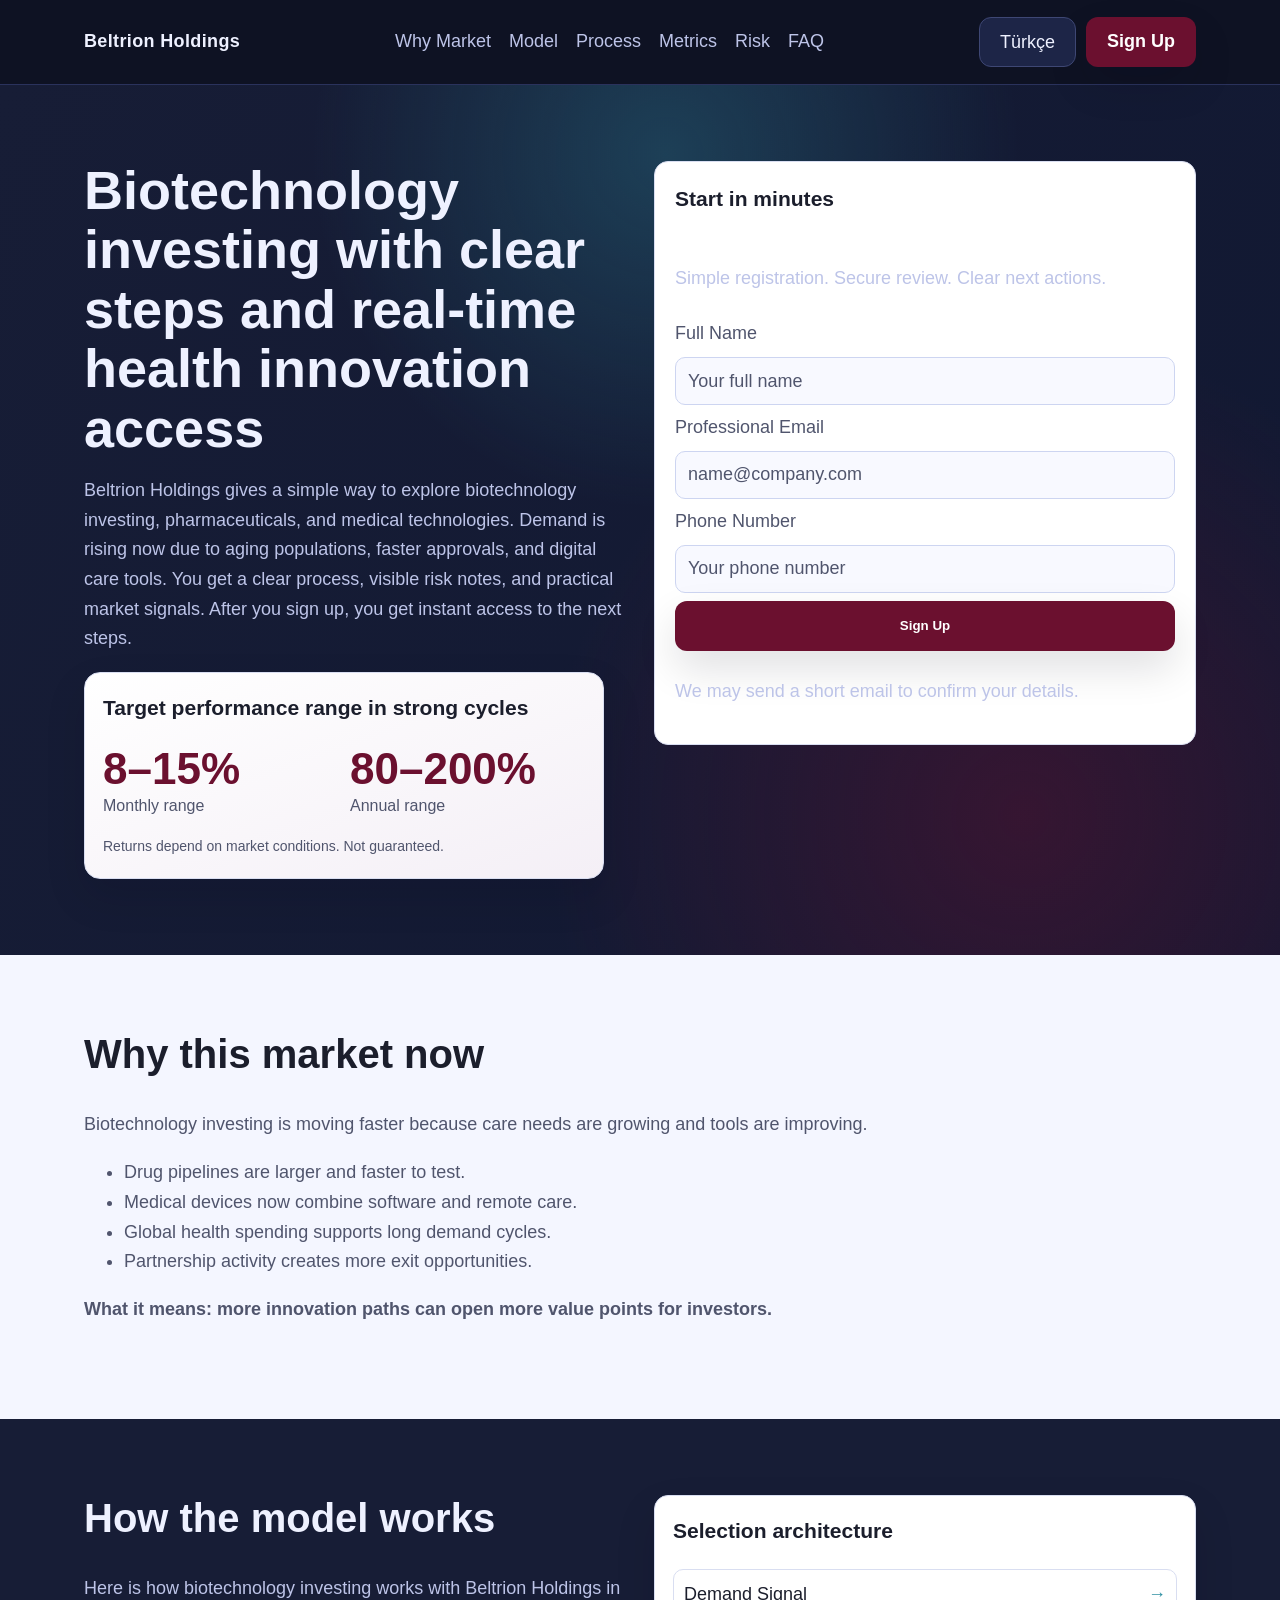
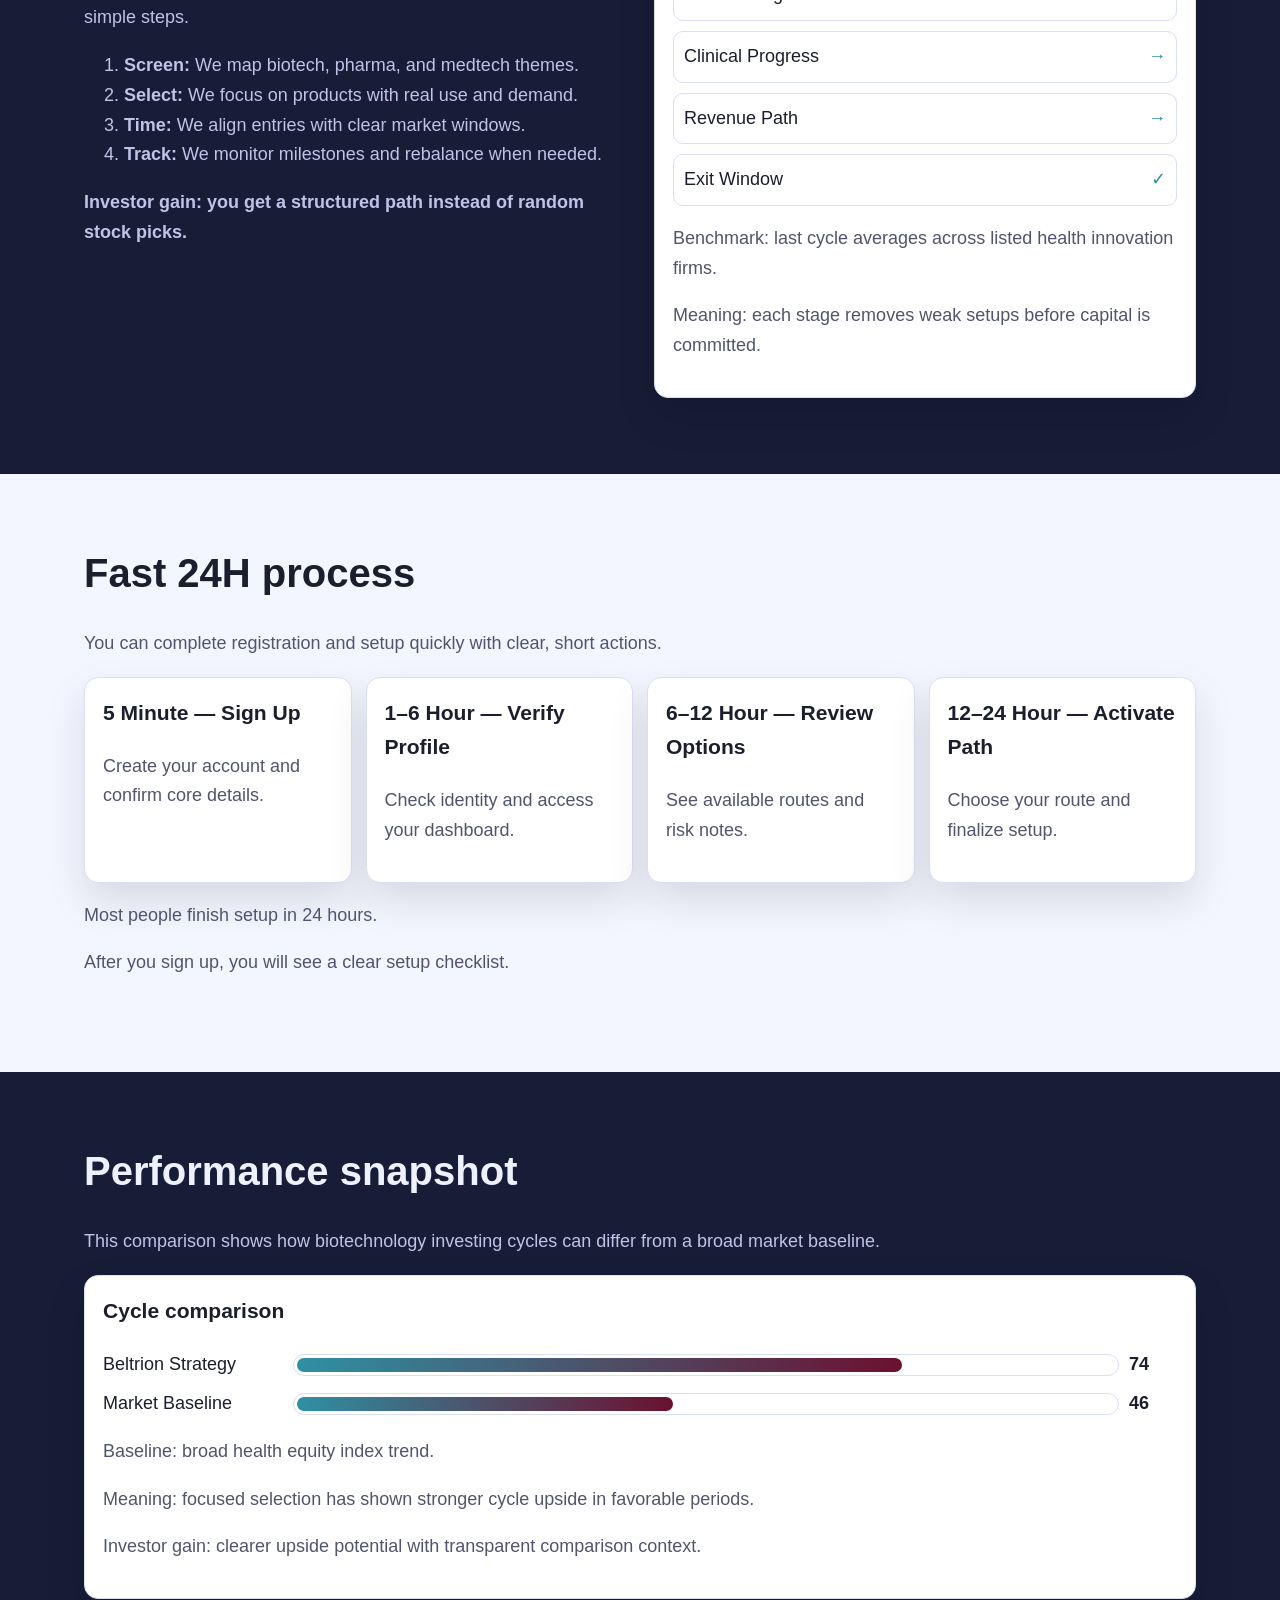
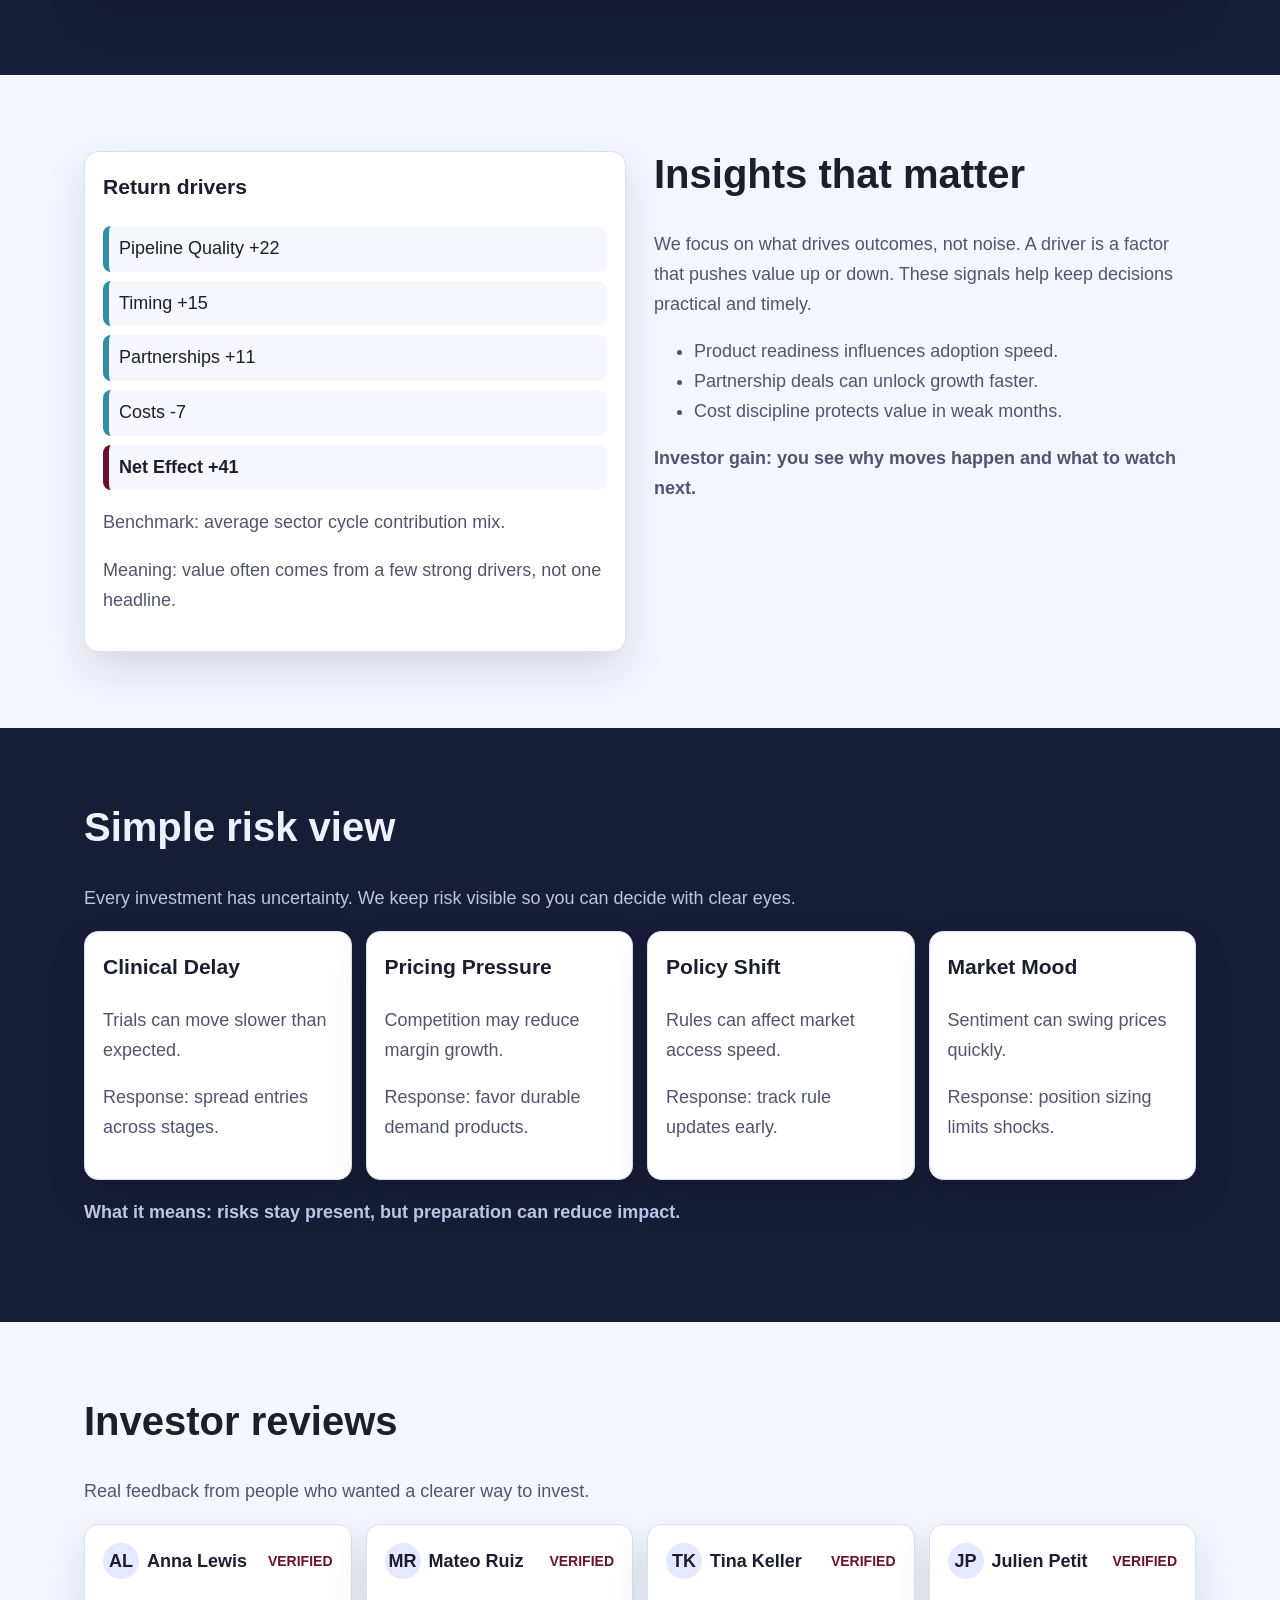
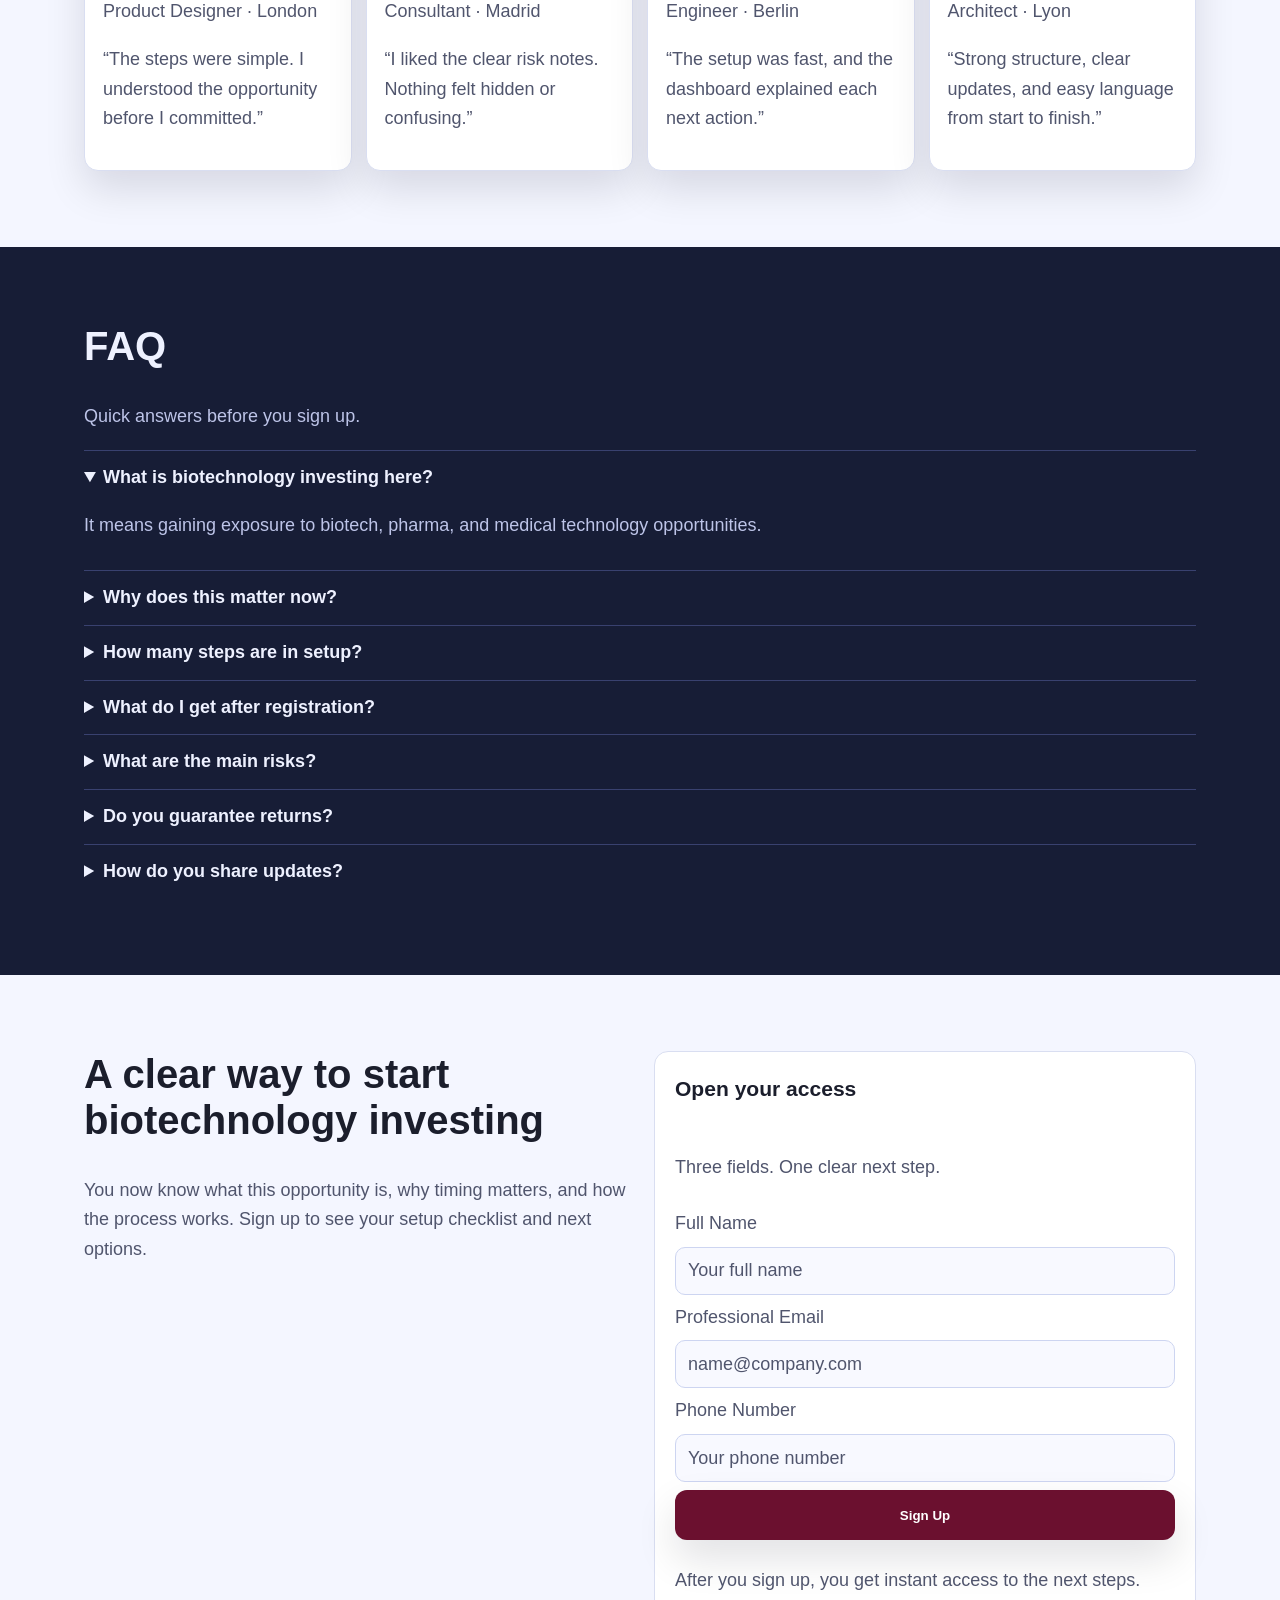
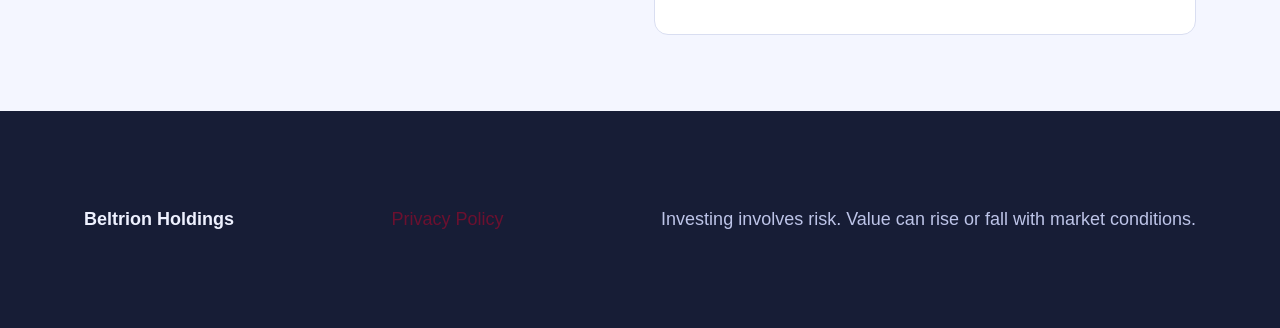
<file: tr/index.html>
<!doctype html>
<html lang="en">
<head>
  <meta charset="UTF-8" />
  <meta name="viewport" content="width=device-width, initial-scale=1.0" />
  <title>Beltrion Holdings TR | Biotechnology Investing</title>
  <meta name="description" content="Investor-friendly biotechnology investing story with clear signup journey." />
  <link rel="canonical" href="https://beltrionholdings.com/tr/index.html" />
  <meta property="og:title" content="Beltrion Holdings TR | Biotechnology Investing" />
  <meta property="og:description" content="Investor-friendly biotechnology investing story with clear signup journey." />
  <meta property="og:type" content="website" />
  <meta property="og:url" content="https://beltrionholdings.com/tr/index.html" />
  <meta property="twitter:card" content="summary_large_image" />
  <meta property="twitter:title" content="Beltrion Holdings TR | Biotechnology Investing" />
  <meta property="twitter:description" content="Investor-friendly biotechnology investing story with clear signup journey." />
  <link rel="alternate" hreflang="en" href="https://beltrionholdings.com/index.html" />
  <link rel="alternate" hreflang="de" href="https://beltrionholdings.com/de/index.html" />
  <link rel="alternate" hreflang="fr" href="https://beltrionholdings.com/fr/index.html" />
  <link rel="alternate" hreflang="es" href="https://beltrionholdings.com/es/index.html" />
  <link rel="alternate" hreflang="it" href="https://beltrionholdings.com/it/index.html" />
  <link rel="alternate" hreflang="tr" href="https://beltrionholdings.com/tr/index.html" />
  <link rel="alternate" hreflang="pt" href="https://beltrionholdings.com/pt/index.html" />
  <link rel="alternate" hreflang="ja" href="https://beltrionholdings.com/jp/index.html" />
  <link rel="alternate" hreflang="sk" href="https://beltrionholdings.com/sk/index.html" />
  <link rel="alternate" hreflang="nl-BE" href="https://beltrionholdings.com/be/index.html" />
  <link rel="alternate" hreflang="x-default" href="https://beltrionholdings.com/index.html" />
  <link rel="stylesheet" href="../assets/style.css" />
  <script defer src="../assets/app.js"></script>
</head>
<body>
  <header class="site-header" aria-label="Main header">
    <div class="container header-wrap">
      <a class="brand" href="../index.html">Beltrion Holdings</a>
      <nav class="main-nav" aria-label="Primary navigation">
        <a href="#why">Why Market</a><a href="#model">Model</a><a href="#process">Process</a><a href="#metrics">Metrics</a><a href="#risk">Risk</a><a href="#faq">FAQ</a>
      </nav>
      <div class="header-actions">
        <div class="lang-dropdown" data-lang>
          <button class="lang-btn" aria-expanded="false" aria-haspopup="listbox">Türkçe</button>
          <div class="lang-menu" role="listbox">
            <a href="../index.html"><img loading="lazy" src="https://flagcdn.com/gb.svg" alt="GB flag" width="18" height="14">English</a><a href="../de/index.html"><img loading="lazy" src="https://flagcdn.com/de.svg" alt="DE flag" width="18" height="14">Deutsch</a><a href="../fr/index.html"><img loading="lazy" src="https://flagcdn.com/fr.svg" alt="FR flag" width="18" height="14">Français</a><a href="../es/index.html"><img loading="lazy" src="https://flagcdn.com/es.svg" alt="ES flag" width="18" height="14">Español</a><a href="../it/index.html"><img loading="lazy" src="https://flagcdn.com/it.svg" alt="IT flag" width="18" height="14">Italiano</a><a href="../tr/index.html"><img loading="lazy" src="https://flagcdn.com/tr.svg" alt="TR flag" width="18" height="14">Türkçe</a><a href="../pt/index.html"><img loading="lazy" src="https://flagcdn.com/pt.svg" alt="PT flag" width="18" height="14">Português</a><a href="../jp/index.html"><img loading="lazy" src="https://flagcdn.com/jp.svg" alt="JP flag" width="18" height="14">日本語</a><a href="../sk/index.html"><img loading="lazy" src="https://flagcdn.com/sk.svg" alt="SK flag" width="18" height="14">Slovak</a><a href="../be/index.html"><img loading="lazy" src="https://flagcdn.com/be.svg" alt="BE flag" width="18" height="14">Nederlands (BE)</a>
          </div>
        </div>
        <a class="btn btn-primary" href="#final-form">Sign Up</a>
        <button class="burger" aria-label="Open menu" aria-controls="mobile-drawer" aria-expanded="false"><span></span><span></span><span></span></button>
      </div>
    </div>
  </header>

  <aside id="mobile-drawer" class="mobile-drawer" aria-hidden="true">
    <div class="drawer-panel" role="dialog" aria-modal="true" aria-label="Mobile menu">
      <button class="drawer-close" aria-label="Close menu">✕</button>
      <nav class="drawer-nav" aria-label="Mobile navigation">
        <a href="#why">Why Market</a><a href="#model">Model</a><a href="#process">Process</a><a href="#metrics">Metrics</a><a href="#risk">Risk</a><a href="#faq">FAQ</a>
      </nav>
      <div class="lang-dropdown" data-lang>
        <button class="lang-btn" aria-expanded="false" aria-haspopup="listbox">Türkçe</button>
        <div class="lang-menu" role="listbox"><a href="../index.html"><img loading="lazy" src="https://flagcdn.com/gb.svg" alt="GB flag" width="18" height="14">English</a><a href="../de/index.html"><img loading="lazy" src="https://flagcdn.com/de.svg" alt="DE flag" width="18" height="14">Deutsch</a><a href="../fr/index.html"><img loading="lazy" src="https://flagcdn.com/fr.svg" alt="FR flag" width="18" height="14">Français</a><a href="../es/index.html"><img loading="lazy" src="https://flagcdn.com/es.svg" alt="ES flag" width="18" height="14">Español</a><a href="../it/index.html"><img loading="lazy" src="https://flagcdn.com/it.svg" alt="IT flag" width="18" height="14">Italiano</a><a href="../tr/index.html"><img loading="lazy" src="https://flagcdn.com/tr.svg" alt="TR flag" width="18" height="14">Türkçe</a><a href="../pt/index.html"><img loading="lazy" src="https://flagcdn.com/pt.svg" alt="PT flag" width="18" height="14">Português</a><a href="../jp/index.html"><img loading="lazy" src="https://flagcdn.com/jp.svg" alt="JP flag" width="18" height="14">日本語</a><a href="../sk/index.html"><img loading="lazy" src="https://flagcdn.com/sk.svg" alt="SK flag" width="18" height="14">Slovak</a><a href="../be/index.html"><img loading="lazy" src="https://flagcdn.com/be.svg" alt="BE flag" width="18" height="14">Nederlands (BE)</a></div>
      </div>
      <a class="btn btn-primary" href="#final-form">Sign Up</a>
    </div>
  </aside>

  <main>
    <section class="section dark hero" id="top">
      <div class="decor"></div>
      <div class="container hero-grid">
        <div>
          <h1>Biotechnology investing with clear steps and real-time health innovation access</h1>
          <p>Beltrion Holdings gives a simple way to explore biotechnology investing, pharmaceuticals, and medical technologies. Demand is rising now due to aging populations, faster approvals, and digital care tools. You get a clear process, visible risk notes, and practical market signals. After you sign up, you get instant access to the next steps.</p>
          <div class="performance-panel" aria-label="Performance Range">
            <h3>Target performance range in strong cycles</h3>
            <div class="perf-split">
              <div><strong>8–15%</strong><span>Monthly range</span></div>
              <div><strong>80–200%</strong><span>Annual range</span></div>
            </div>
            <small>Returns depend on market conditions. Not guaranteed.</small>
          </div>
        </div>
        <form class="form-card" id="hero-form" aria-label="Lead form">
          <h3 class="form-title">Start in minutes</h3>
          <p class="form-sub">Simple registration. Secure review. Clear next actions.</p>
          <label for="hero-name">Full Name</label>
          <input id="hero-name" name="name" type="text" placeholder="Your full name" required />
          <label for="hero-email">Professional Email</label>
          <input id="hero-email" name="email" type="email" placeholder="name@company.com" required />
          <label for="hero-phone">Phone Number</label>
          <input id="hero-phone" name="phone" type="tel" placeholder="Your phone number" required />
          <button type="submit" class="btn btn-primary">Sign Up</button>
          <p class="muted">We may send a short email to confirm your details.</p>
        </form>
      </div>
    </section>

    <section class="section light" id="why"><div class="container"><h2>Why this market now</h2><p>Biotechnology investing is moving faster because care needs are growing and tools are improving.</p><ul><li>Drug pipelines are larger and faster to test.</li><li>Medical devices now combine software and remote care.</li><li>Global health spending supports long demand cycles.</li><li>Partnership activity creates more exit opportunities.</li></ul><p class="investor-meaning">What it means: more innovation paths can open more value points for investors.</p></div></section>

    <section class="section dark" id="model"><div class="container split"><div><h2>How the model works</h2><p>Here is how biotechnology investing works with Beltrion Holdings in simple steps.</p><ol><li><strong>Screen:</strong> We map biotech, pharma, and medtech themes.</li><li><strong>Select:</strong> We focus on products with real use and demand.</li><li><strong>Time:</strong> We align entries with clear market windows.</li><li><strong>Track:</strong> We monitor milestones and rebalance when needed.</li></ol><p class="investor-meaning">Investor gain: you get a structured path instead of random stock picks.</p></div><div class="card architecture"><h3>Selection architecture</h3><div class="flow"><span>Demand Signal</span><span>Clinical Progress</span><span>Revenue Path</span><span>Exit Window</span></div><p class="muted">Benchmark: last cycle averages across listed health innovation firms.</p><p>Meaning: each stage removes weak setups before capital is committed.</p></div></div></section>

    <section class="section light" id="process"><div class="container"><h2>Fast 24H process</h2><p>You can complete registration and setup quickly with clear, short actions.</p><div class="timeline"><div class="card"><h3>5 Minute — Sign Up</h3><p>Create your account and confirm core details.</p></div><div class="card"><h3>1–6 Hour — Verify Profile</h3><p>Check identity and access your dashboard.</p></div><div class="card"><h3>6–12 Hour — Review Options</h3><p>See available routes and risk notes.</p></div><div class="card"><h3>12–24 Hour — Activate Path</h3><p>Choose your route and finalize setup.</p></div></div><p>Most people finish setup in 24 hours.</p><p>After you sign up, you will see a clear setup checklist.</p></div></section>

    <section class="section dark" id="metrics"><div class="container"><h2>Performance snapshot</h2><p>This comparison shows how biotechnology investing cycles can differ from a broad market baseline.</p><div class="compare-bars card"><h3>Cycle comparison</h3><div class="bar-row"><span>Beltrion Strategy</span><div><i style="width:74%"></i></div><b>74</b></div><div class="bar-row"><span>Market Baseline</span><div><i style="width:46%"></i></div><b>46</b></div><p class="muted">Baseline: broad health equity index trend.</p><p>Meaning: focused selection has shown stronger cycle upside in favorable periods.</p><p>Investor gain: clearer upside potential with transparent comparison context.</p></div></div></section>

    <section class="section light" id="insights"><div class="container split"><div class="card waterfall"><h3>Return drivers</h3><div class="wf"><span>Pipeline Quality +22</span><span>Timing +15</span><span>Partnerships +11</span><span>Costs -7</span><span>Net Effect +41</span></div><p class="muted">Benchmark: average sector cycle contribution mix.</p><p>Meaning: value often comes from a few strong drivers, not one headline.</p></div><div><h2>Insights that matter</h2><p>We focus on what drives outcomes, not noise. A driver is a factor that pushes value up or down. These signals help keep decisions practical and timely.</p><ul><li>Product readiness influences adoption speed.</li><li>Partnership deals can unlock growth faster.</li><li>Cost discipline protects value in weak months.</li></ul><p class="investor-meaning">Investor gain: you see why moves happen and what to watch next.</p></div></div></section>

    <section class="section dark" id="risk"><div class="container"><h2>Simple risk view</h2><p>Every investment has uncertainty. We keep risk visible so you can decide with clear eyes.</p><div class="risk-grid"><article class="card"><h3>Clinical Delay</h3><p>Trials can move slower than expected.</p><p class="muted">Response: spread entries across stages.</p></article><article class="card"><h3>Pricing Pressure</h3><p>Competition may reduce margin growth.</p><p class="muted">Response: favor durable demand products.</p></article><article class="card"><h3>Policy Shift</h3><p>Rules can affect market access speed.</p><p class="muted">Response: track rule updates early.</p></article><article class="card"><h3>Market Mood</h3><p>Sentiment can swing prices quickly.</p><p class="muted">Response: position sizing limits shocks.</p></article></div><p class="investor-meaning">What it means: risks stay present, but preparation can reduce impact.</p></div></section>

    <section class="section light" id="reviews"><div class="container"><h2>Investor reviews</h2><p>Real feedback from people who wanted a clearer way to invest.</p><div class="reviews-grid"><article class="card review"><div class="r-head"><div class="avatar">AL</div><strong>Anna Lewis</strong><em>VERIFIED</em></div><p class="muted">Product Designer · London</p><p>“The steps were simple. I understood the opportunity before I committed.”</p></article><article class="card review"><div class="r-head"><div class="avatar">MR</div><strong>Mateo Ruiz</strong><em>VERIFIED</em></div><p class="muted">Consultant · Madrid</p><p>“I liked the clear risk notes. Nothing felt hidden or confusing.”</p></article><article class="card review"><div class="r-head"><div class="avatar">TK</div><strong>Tina Keller</strong><em>VERIFIED</em></div><p class="muted">Engineer · Berlin</p><p>“The setup was fast, and the dashboard explained each next action.”</p></article><article class="card review"><div class="r-head"><div class="avatar">JP</div><strong>Julien Petit</strong><em>VERIFIED</em></div><p class="muted">Architect · Lyon</p><p>“Strong structure, clear updates, and easy language from start to finish.”</p></article></div></div></section>

    <section class="section dark" id="faq"><div class="container"><h2>FAQ</h2><p>Quick answers before you sign up.</p><div class="faq-list">
      <details open><summary>What is biotechnology investing here?</summary><p>It means gaining exposure to biotech, pharma, and medical technology opportunities.</p></details>
      <details><summary>Why does this matter now?</summary><p>Health demand is growing, and innovation cycles are speeding up globally.</p></details>
      <details><summary>How many steps are in setup?</summary><p>There are four simple steps, and most people finish within 24 hours.</p></details>
      <details><summary>What do I get after registration?</summary><p>After you sign up, you can review the options and choose what to do next.</p></details>
      <details><summary>What are the main risks?</summary><p>Clinical delays, policy changes, pricing pressure, and market swings can affect outcomes.</p></details>
      <details><summary>Do you guarantee returns?</summary><p>No. Returns depend on market conditions and are never guaranteed.</p></details>
      <details><summary>How do you share updates?</summary><p>The platform shows key signals and clear status points as conditions change.</p></details>
    </div></div></section>

    <section class="section light final-cta" id="final-form"><div class="container split"><div><h2>A clear way to start biotechnology investing</h2><p>You now know what this opportunity is, why timing matters, and how the process works. Sign up to see your setup checklist and next options.</p></div><form class="form-card" aria-label="Final lead form"><h3 class="form-title">Open your access</h3><p class="form-sub">Three fields. One clear next step.</p><label for="final-name">Full Name</label><input id="final-name" type="text" placeholder="Your full name" required><label for="final-email">Professional Email</label><input id="final-email" type="email" placeholder="name@company.com" required><label for="final-phone">Phone Number</label><input id="final-phone" type="tel" placeholder="Your phone number" required><button class="btn btn-primary" type="submit">Sign Up</button><p class="muted">After you sign up, you get instant access to the next steps.</p></form></div></section>
  </main>

  <footer class="section dark site-footer"><div class="container footer-wrap"><strong>Beltrion Holdings</strong><a href="#" data-open-privacy>Privacy Policy</a><p class="muted">Investing involves risk. Value can rise or fall with market conditions.</p></div></footer>

  <div class="privacy-modal" aria-hidden="true" role="dialog" aria-modal="true" aria-label="Privacy Policy">
    <div class="privacy-card">
      <button class="modal-x" aria-label="Close privacy policy">✕</button>
      <h2>Privacy Policy</h2>
      <h3>Introduction</h3><p>We explain what data we use and why.</p>
      <h3>Data collection</h3><p>We collect name, email, phone, and basic device data.</p>
      <h3>Legal basis</h3><p>We process data to provide access and improve service quality.</p>
      <h3>Cookies</h3><p>Cookies support login flow, security, and basic analytics.</p>
      <h3>Retention</h3><p>Data is stored only as long as needed for service and law.</p>
      <h3>Third-party sharing</h3><p>Trusted vendors help with hosting, email, and platform delivery.</p>
      <h3>Security</h3><p>We use encryption, access controls, and monitoring safeguards.</p>
      <h3>User rights</h3><p>You can request access, correction, deletion, or export.</p>
      <h3>International transfers</h3><p>Some data may be processed across regions with protections.</p>
      <h3>Industry risk disclosure</h3><p>Investment information is educational and not a guaranteed outcome.</p>
      <h3>Contact</h3><p>Email privacy@beltrionholdings.com for privacy requests.</p>
      <div class="modal-footer"><button class="btn btn-secondary" data-close-privacy>Close</button></div>
    </div>
  </div>

  <script type="application/ld+json">
  {
    "@context":"https://schema.org",
    "@graph":[
      {"@type":"Organization","name":"Beltrion Holdings","url":"https://beltrionholdings.com/"},
      {"@type":"WebSite","name":"Beltrion Holdings","url":"https://beltrionholdings.com/"},
      {"@type":"FAQPage","mainEntity":[
        {"@type":"Question","name":"What is biotechnology investing here?","acceptedAnswer":{"@type":"Answer","text":"It means gaining exposure to biotech, pharma, and medical technology opportunities."}},
        {"@type":"Question","name":"Do you guarantee returns?","acceptedAnswer":{"@type":"Answer","text":"No. Returns depend on market conditions and are never guaranteed."}}
      ]},
      {"@type":"Review","author":{"@type":"Person","name":"Anna Lewis"},"reviewBody":"The steps were simple. I understood the opportunity before I committed.","reviewRating":{"@type":"Rating","ratingValue":"5"}}
    ]
  }
  </script>
</body>
</html>
</file>
<file: assets/style.css>
/* DESIGN SEED: 4837 */
/* DESIGN PROFILE
ID: DEEP-4837
Background family: Dark
Surface style: Sharp panels
Accent A (CTA): Burgundy
Accent B: Steel cyan
Text strategy: Mixed
Section rhythm: Dark hero → Light market → Dark model → Light process → Dark metrics → Light insights → Dark risk → Light reviews → Dark FAQ → Light CTA
Glow strategy: Burgundy glow bottom-right, cyan glow top-center
*/
:root {
  --text-strong: #1b1e2c;
  --text-muted: #50556d;
  --text-on-dark: #eef1ff;
  --text-muted-on-dark: #bdc4e8;
  --surface-0: #0f1324;
  --surface-1: #f4f6ff;
  --surface-2: #171d36;
  --surface-card: #ffffff;
  --border-subtle: #d9def1;
  --input-bg: #f8f9ff;
  --input-border: #cdd5f1;
  --focus-ring: #6b102f33;
  --shadow-soft: 0 18px 40px #070a151f;
  --accent-a: #6b102f;
  --accent-a-hover: #521026;
  --accent-b: #2f90a3;
  --btn-height: 50px;
}

* { box-sizing: border-box; }
html, body { margin: 0; padding: 0; overflow-x: hidden; }
body { font-family: Inter, Segoe UI, sans-serif; background: var(--surface-0); color: var(--text-strong); font-size: 18px; line-height: 1.65; }
p, li, label, small, .muted { font-size: 18px; line-height: 1.65; }
a { color: var(--accent-a); text-decoration: none; }
a:hover { text-decoration: underline; }

.container { max-width: 1160px; margin: 0 auto; padding-inline: 24px; position: relative; z-index: 2; }
.section { padding: 76px 0; overflow: hidden; position: relative; }
.section.light { background: var(--surface-1); color: var(--text-strong); }
.section.light p, .section.light li { color: var(--text-muted); }
.section.dark { background: var(--surface-2); color: var(--text-on-dark); }
.section.dark p, .section.dark li { color: var(--text-muted-on-dark); }

.site-header { position: sticky; top: 0; z-index: 60; backdrop-filter: blur(8px); background: #0f1324de; border-bottom: 1px solid #2a325c; }
.header-wrap { display: flex; justify-content: space-between; align-items: center; gap: 20px; min-height: 84px; }
.brand { color: var(--text-on-dark); font-weight: 700; letter-spacing: .02em; }
.main-nav { display: flex; gap: 18px; flex-wrap: wrap; }
.main-nav a { color: var(--text-muted-on-dark); }
.header-actions { display: flex; align-items: center; gap: 10px; }

.btn { height: var(--btn-height); padding: 0 20px; border-radius: 12px; border: 1px solid transparent; display: inline-flex; align-items: center; justify-content: center; font-weight: 600; cursor: pointer; }
.btn-primary { background: var(--accent-a); color: #fff; box-shadow: var(--shadow-soft); }
.btn-primary:hover { background: var(--accent-a-hover); text-decoration: none; }
.btn:focus-visible { outline: none; box-shadow: 0 0 0 4px var(--focus-ring); }
.btn-secondary { background: #edf0ff; color: var(--text-strong); border-color: var(--border-subtle); }

.lang-btn { height: var(--btn-height); padding: 0 20px; border-radius: 12px; border: 1px solid #3e4774; background: #1d2547; color: var(--text-on-dark); font-size: 18px; cursor: pointer; }
.lang-dropdown { position: relative; }
.lang-menu { position: absolute; right: 0; top: calc(100% + 8px); width: 230px; background: #fff; border: 1px solid var(--border-subtle); border-radius: 12px; padding: 8px; display: none; box-shadow: var(--shadow-soft); }
.lang-dropdown.open .lang-menu { display: block; }
.lang-menu a { display: flex; align-items: center; gap: 8px; color: var(--text-strong); padding: 8px; border-radius: 8px; }
.lang-menu a:hover { background: #f1f4ff; text-decoration: none; }

.hero .decor { position: absolute; inset: 0; background: radial-gradient(circle at 80% 84%, #6b102f66 0, transparent 38%), radial-gradient(circle at 52% 8%, #2f90a34f 0, transparent 34%), linear-gradient(120deg, #171d36 0%, #111832 100%); pointer-events: none; }
.hero-grid, .split { display: grid; grid-template-columns: repeat(2, minmax(0,1fr)); gap: 28px; align-items: start; }
h1 { font-size: clamp(34px, 5vw, 54px); line-height: 1.1; margin: 0 0 16px; color: var(--text-on-dark); }
h2 { font-size: clamp(30px, 4vw, 40px); line-height: 1.15; margin-top: 0; }
h3 { margin-top: 0; }

.performance-panel { background: linear-gradient(160deg, #fff, #f4eff6); border: 1px solid var(--border-subtle); color: var(--text-strong); border-radius: 16px; padding: 18px; box-shadow: var(--shadow-soft); max-width: 520px; }
.perf-split { display: grid; grid-template-columns: repeat(2,minmax(0,1fr)); gap: 12px; margin: 10px 0; }
.perf-split strong { font-size: 44px; line-height: 1; color: var(--accent-a); display: block; }
.perf-split span { color: var(--text-muted); font-size: 16px; }
.performance-panel small { color: var(--text-muted); font-size: 14px; }

/* CARD CONTRAST LOCK */
.card{
  background: var(--surface-card);
  color: var(--text-strong);
  border: 1px solid var(--border-subtle);
}
.card p, .card li, .card .muted{
  color: var(--text-muted);
}
.section.dark .card{
  background: var(--surface-card);
  color: var(--text-strong);
}
.section.dark .card p, .section.dark .card li, .section.dark .card .muted{
  color: var(--text-muted);
}

/* Absolute bans */
.card, .card * { opacity: 1 !important; }
.card p, .card li { opacity: 1 !important; }

.card { border-radius: 14px; padding: 18px; box-shadow: var(--shadow-soft); min-width: 0; max-width: 100%; }

.form-card {
  background: var(--surface-card);
  color: var(--text-strong);
  border: 1px solid var(--border-subtle);
}

.form-card h3, .form-card .form-title { color: var(--text-strong); }
.form-card p, .form-card .form-sub { color: var(--text-muted); }

.form-card label { color: var(--text-muted); }
.form-card input {
  background: var(--input-bg);
  color: var(--text-strong);
  border: 1px solid var(--input-border);
}
.form-card input::placeholder { color: var(--text-muted); }

.form-card input:focus {
  outline: none;
  box-shadow: 0 0 0 4px var(--focus-ring);
  border-color: transparent;
}
.form-card { border-radius: 14px; padding: 20px; display: flex; flex-direction: column; gap: 8px; }
.form-card input { height: 48px; border-radius: 10px; padding: 0 12px; font-size: 18px; }

.flow { display: grid; gap: 10px; }
.flow span { border: 1px solid var(--border-subtle); border-radius: 10px; padding: 10px; display: block; }
.flow span::after { content: '→'; float: right; color: var(--accent-b); }
.flow span:last-child::after { content: '✓'; }
.timeline { display: grid; grid-template-columns: repeat(auto-fit, minmax(260px, 1fr)); gap: 14px; }

.compare-bars .bar-row { display: grid; grid-template-columns: 180px 1fr 48px; gap: 10px; align-items: center; margin-bottom: 10px; }
.compare-bars i { display: block; height: 14px; background: linear-gradient(90deg, var(--accent-b), var(--accent-a)); border-radius: 999px; }
.compare-bars .bar-row div { border: 1px solid var(--border-subtle); border-radius: 999px; padding: 3px; }

.wf { display: grid; gap: 9px; }
.wf span { display: block; padding: 8px 10px; border-radius: 8px; background: #f6f7ff; border-left: 6px solid var(--accent-b); color: var(--text-strong); }
.wf span:last-child { border-left-color: var(--accent-a); font-weight: 600; }

.risk-grid, .reviews-grid { display: grid; grid-template-columns: repeat(auto-fit, minmax(260px, 1fr)); gap: 14px; }
.investor-meaning { font-weight: 600; }
.r-head { display: flex; align-items: center; gap: 8px; }
.avatar { width: 36px; height: 36px; border-radius: 999px; background: #e4e9ff; display: inline-flex; align-items: center; justify-content: center; font-weight: 700; color: var(--text-strong); }
.r-head em { margin-left: auto; font-style: normal; font-size: 14px; color: var(--accent-a); font-weight: 700; }

.faq-list details { border-top: 1px solid #39416f; padding: 12px 0; }
.section.light .faq-list details { border-top-color: var(--border-subtle); }
summary { cursor: pointer; font-weight: 600; }
summary::-webkit-details-marker { display:none; }

.footer-wrap { display: flex; gap: 18px; align-items: center; justify-content: space-between; flex-wrap: wrap; }
.privacy-modal { position: fixed; inset: 0; background: #080b18c7; display: none; align-items: center; justify-content: center; padding: 24px; z-index: 80; }
.privacy-modal.open { display: flex; }
.privacy-card { background: #fff; color: var(--text-strong); width: min(840px, 100%); max-height: 85vh; overflow: auto; padding: 24px; border-radius: 14px; position: relative; }
.modal-x { position: absolute; top: 10px; right: 10px; border: 0; background: transparent; font-size: 24px; cursor: pointer; color: var(--text-strong); }
.modal-footer { margin-top: 16px; }

.burger { display: none; background: transparent; border: 1px solid #3e4774; width: var(--btn-height); height: var(--btn-height); border-radius: 12px; }
.burger span { display: block; width: 22px; height: 2px; margin: 4px auto; background: var(--text-on-dark); }
.mobile-drawer { position: fixed; inset: 0; background: #06091380; display: none; z-index: 70; }
.mobile-drawer.open { display: block; }
.drawer-panel { width: min(360px, 100%); background: #141a32; height: 100%; padding: 22px; display: flex; flex-direction: column; gap: 16px; }
.drawer-nav { display: grid; gap: 10px; }
.drawer-nav a, .drawer-close { color: var(--text-on-dark); }
.drawer-close { background: transparent; border: 1px solid #3e4774; width: 40px; height: 40px; border-radius: 10px; }
.no-scroll { overflow: hidden; }

@media (max-width: 900px) {
  .main-nav, .header-actions > .lang-dropdown, .header-actions > .btn-primary { display: none; }
  .burger { display: inline-block; }
  .hero-grid, .split { grid-template-columns: 1fr; }
}
</file>
